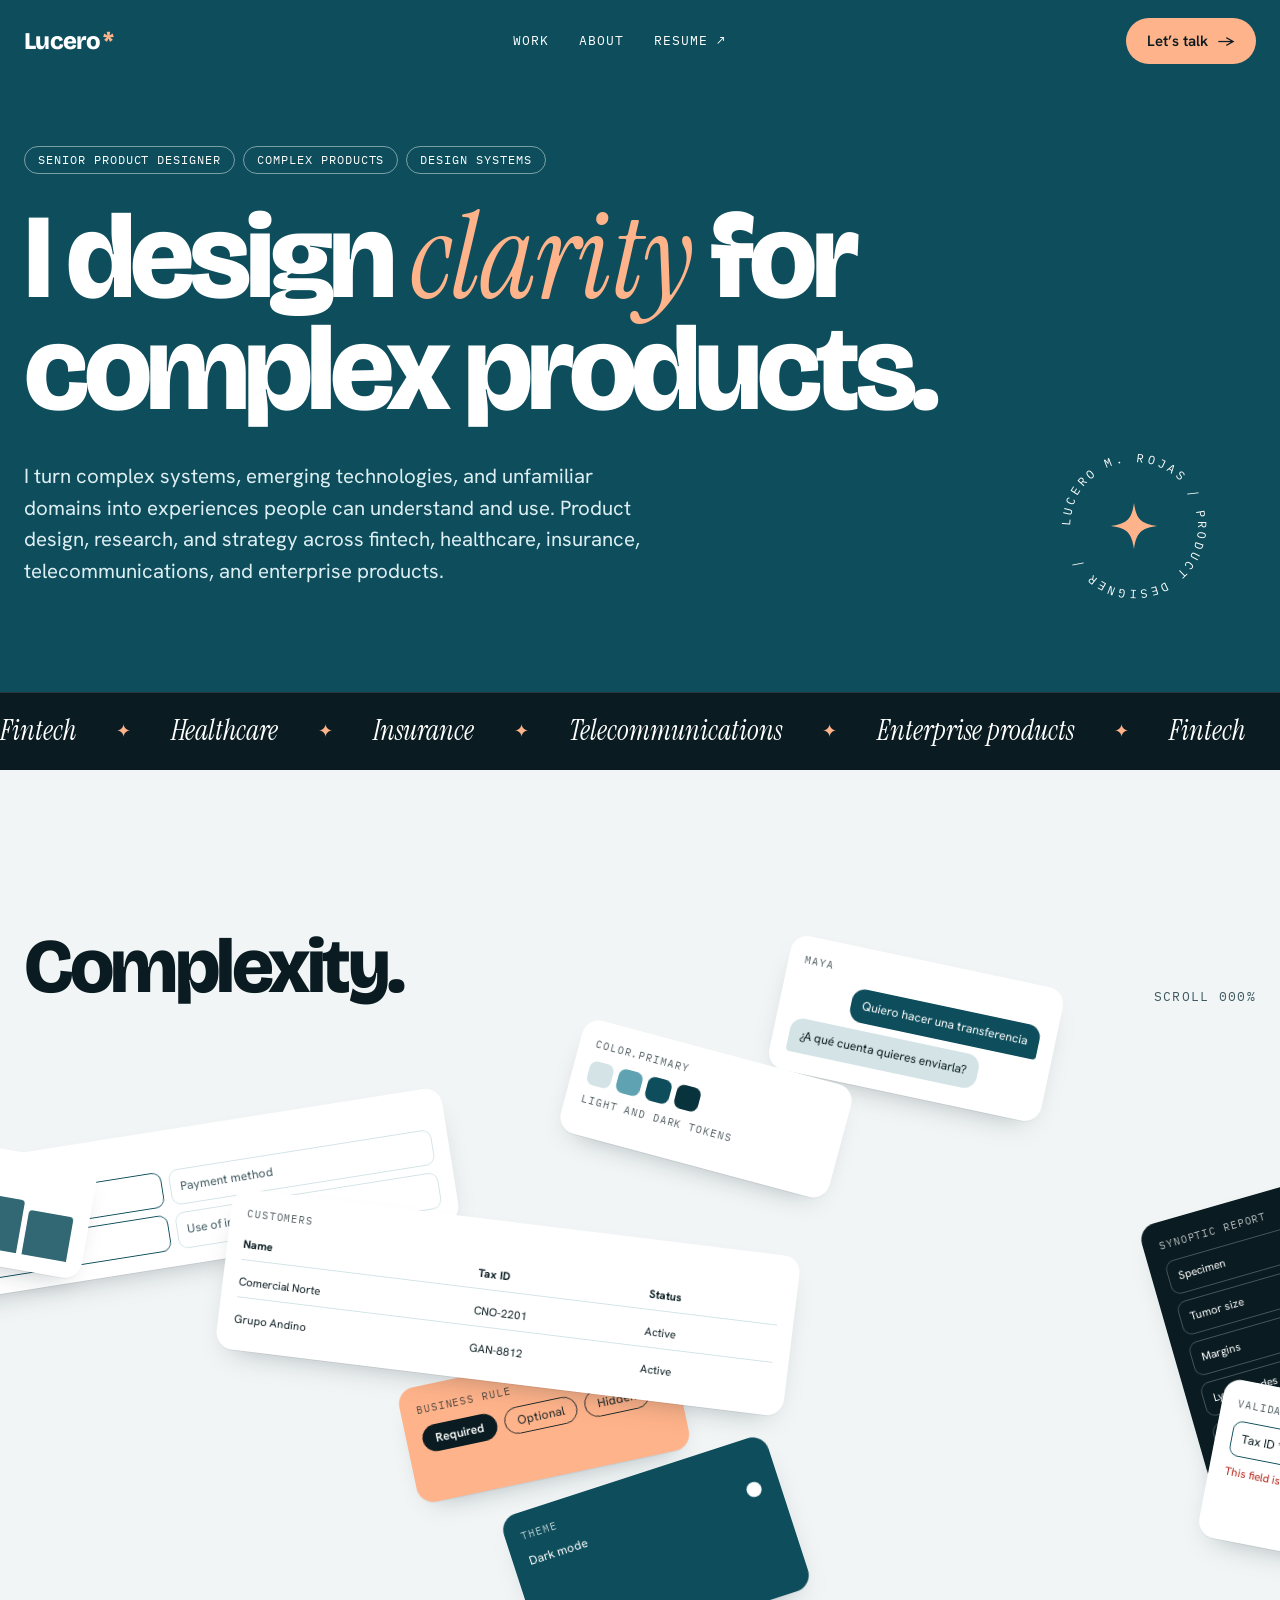
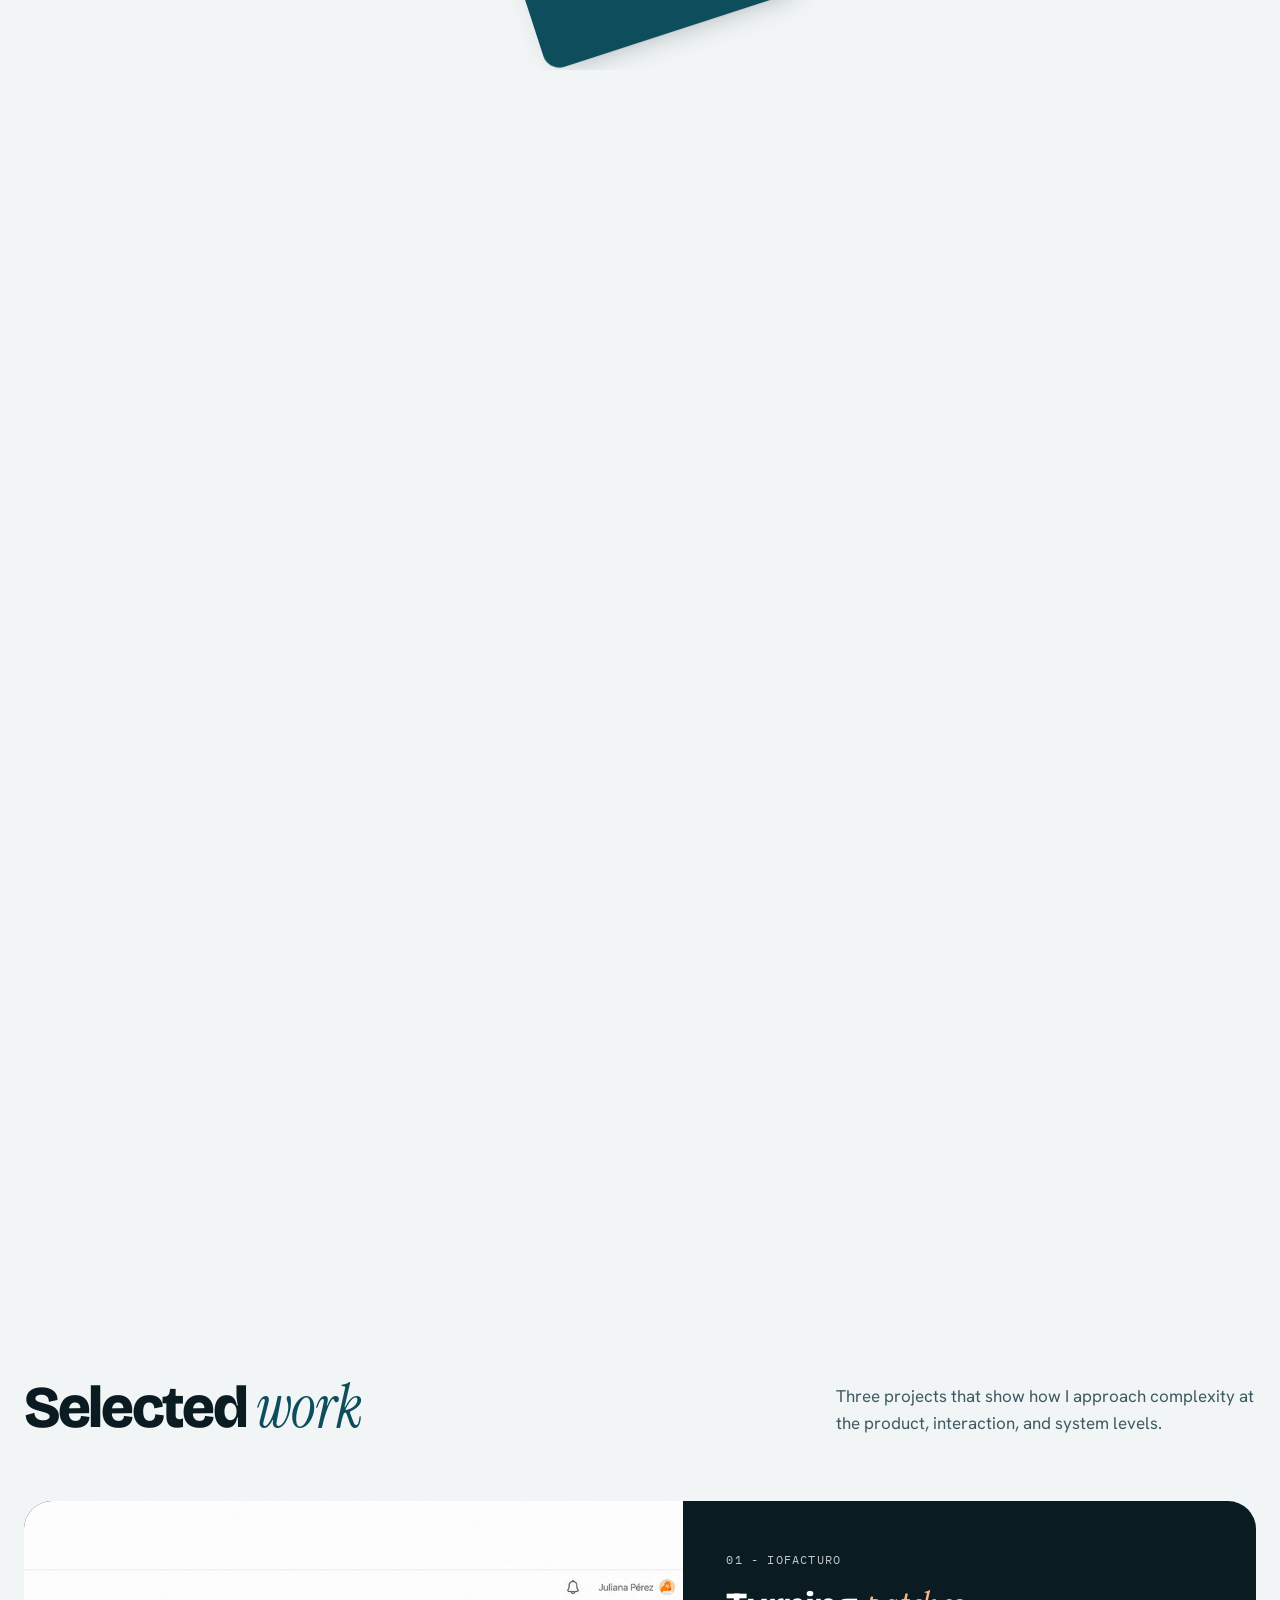
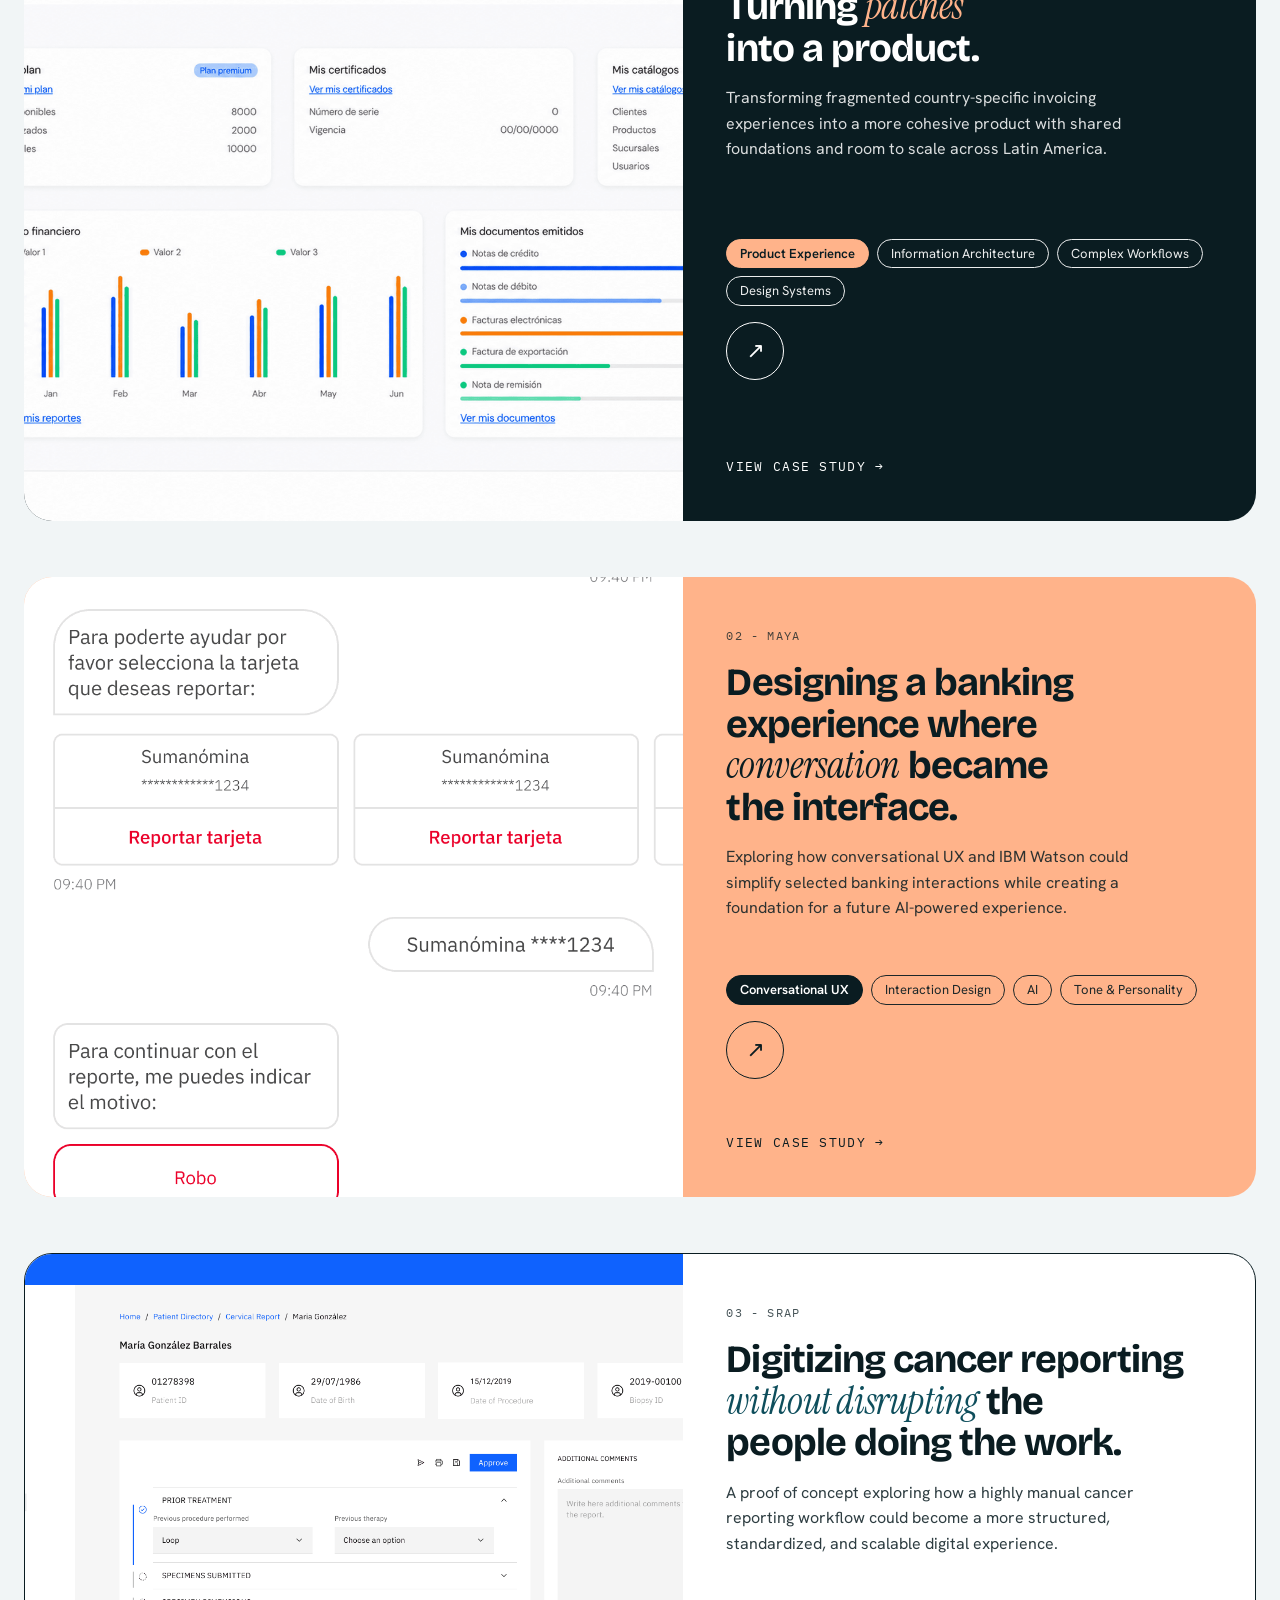
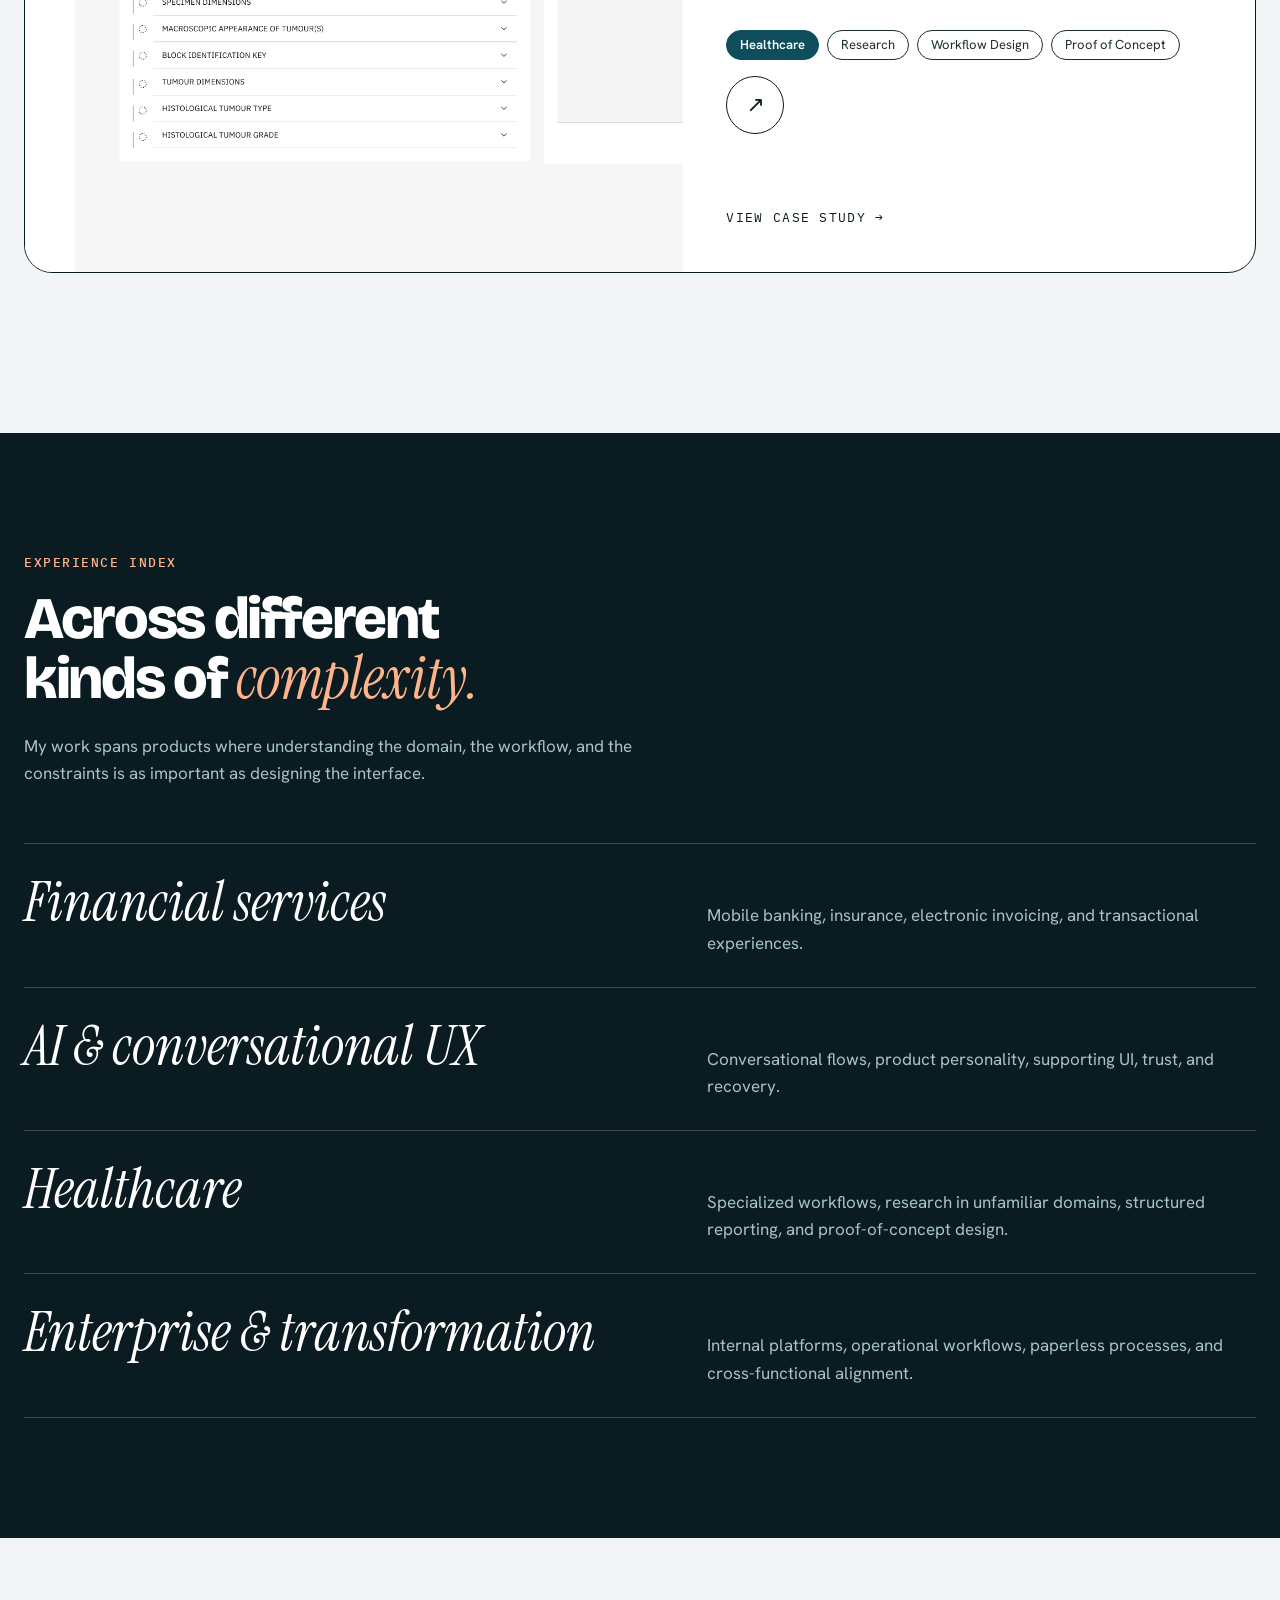
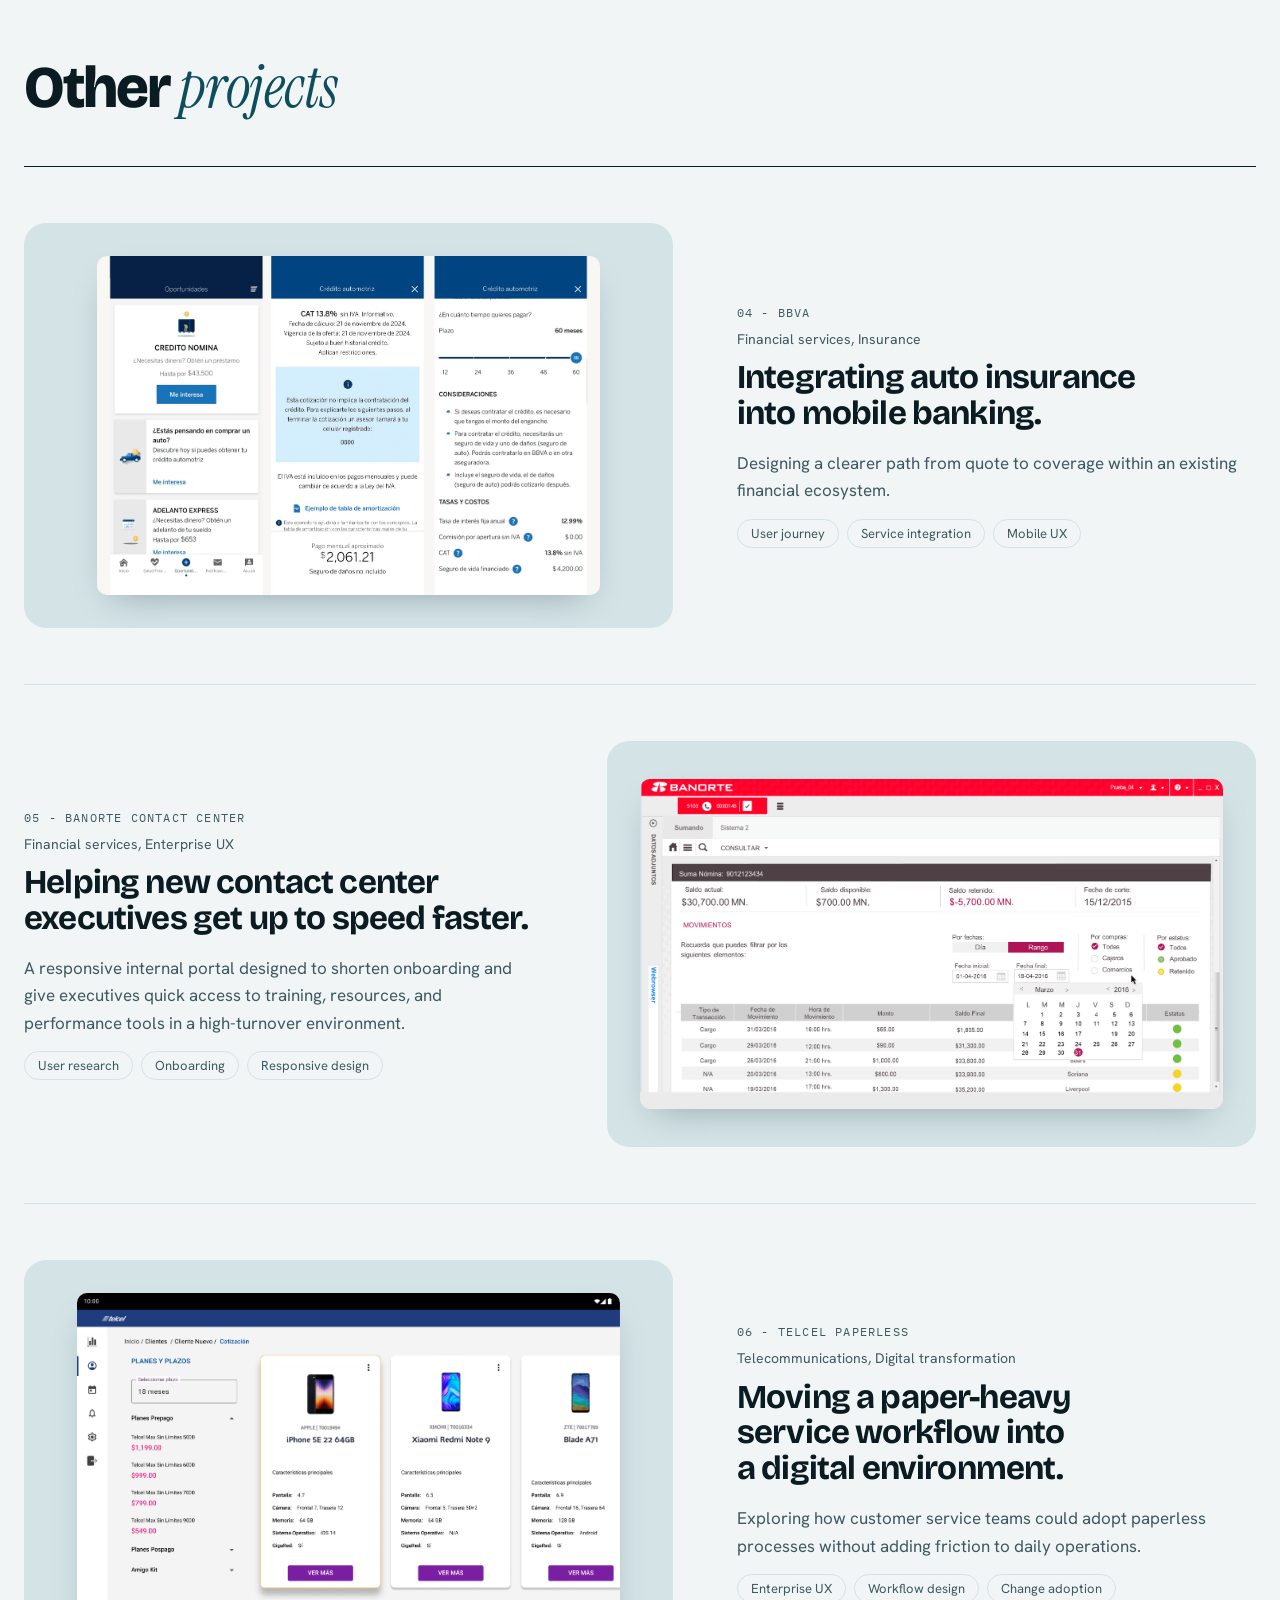
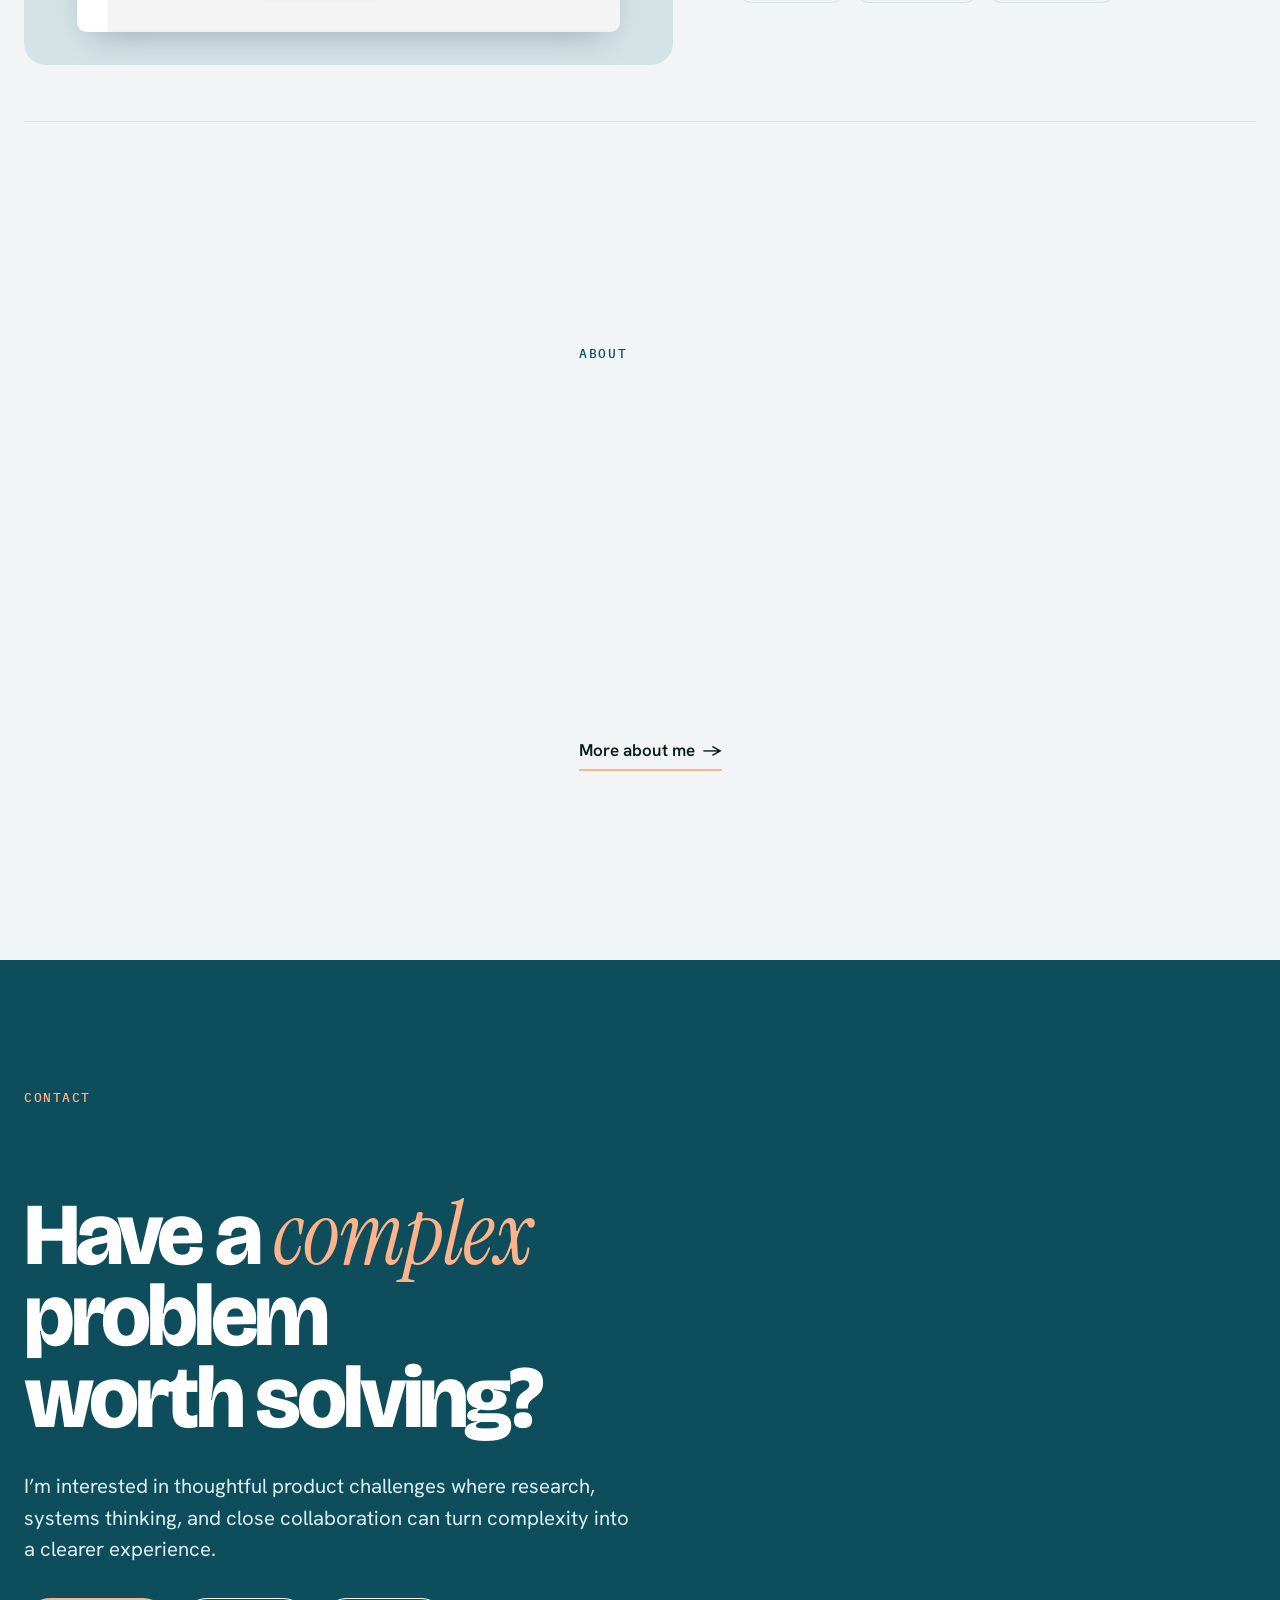
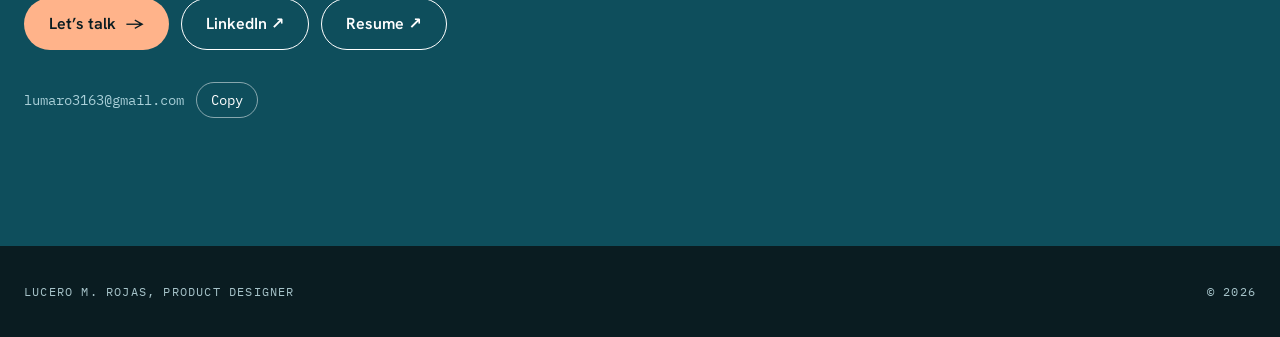
<file: index.html>
<!doctype html>
<html lang="en">
<head>
<meta charset="utf-8">
<meta name="viewport" content="width=device-width, initial-scale=1, viewport-fit=cover">
<title>Lucero M. Rojas - Product Designer</title>
<meta name="description" content="Lucero M. Rojas designs clarity for complex products, systems, and emerging technologies.">
<meta property="og:title" content="Lucero M. Rojas - Product Designer">
<meta property="og:description" content="Lucero M. Rojas designs clarity for complex products, systems, and emerging technologies.">
<meta property="og:image" content="https://luceromrojas.com/assets/img/og-home.jpg">
<meta property="og:image:width" content="1200">
<meta property="og:image:height" content="630">
<meta property="og:url" content="https://luceromrojas.com/">
<meta property="og:type" content="website">
<meta name="twitter:image" content="https://luceromrojas.com/assets/img/og-home.jpg">
<link rel="icon" href="favicon.svg" type="image/svg+xml">
<link rel="icon" href="favicon-32.png" sizes="32x32" type="image/png">
<link rel="apple-touch-icon" href="apple-touch-icon.png">
<link rel="canonical" href="https://luceromrojas.com/">
<meta name="theme-color" content="#0E4E5C">
<meta name="twitter:card" content="summary_large_image">
<link rel="preconnect" href="https://fonts.googleapis.com">
<link rel="preconnect" href="https://fonts.gstatic.com" crossorigin>
<link rel="stylesheet" href="https://fonts.googleapis.com/css2?family=Bricolage+Grotesque:opsz,wght@12..96,500;12..96,700;12..96,800&family=Instrument+Serif:ital@0;1&family=Hanken+Grotesk:wght@400;500;600&family=IBM+Plex+Mono:wght@400;500&display=swap">
<link rel="stylesheet" href="assets/css/site.css">
</head>
<body>
<a class="skip" href="#main">Skip to content</a>

<nav class="nav nav--hero" aria-label="Main" data-offset="120">
  <div class="wrap nav__in">
    <a class="logo" href="index.html" aria-label="Lucero M. Rojas, home">Lucero<span aria-hidden="true">*</span></a>
    <div class="nav__links">
      <a href="#work">Work</a>
      <a href="#about">About</a>
      <a href="https://drive.google.com/file/d/1FefpyBtR9SdfBJnohA6IZ15ghc4XHnws/view?usp=sharing" target="_blank" rel="noopener">Resume ↗</a>
    </div>
    <a class="btn btn--accent btn--sm" href="#contact">Let’s talk <span class="arr" aria-hidden="true">→</span></a>
  </div>
</nav>

<main id="main">

<!-- ============ HERO ============ -->
<header class="hero on-field">
  <div class="wrap hero__in">
    <div class="tags-o tags-o--hero"><span>Senior Product Designer</span><span>Complex Products</span><span>Design Systems</span></div>
    <h1 class="display h1" data-split>I design <em>clarity</em> for complex products.</h1>
    <p class="lead" data-reveal>I turn complex systems, emerging technologies, and unfamiliar domains into experiences people can understand and use. Product design, research, and strategy across fintech, healthcare, insurance, telecommunications, and enterprise products.</p>

    <div class="badge" aria-hidden="true">
      <svg class="ring" viewBox="0 0 200 200"><defs><path id="circ" d="M100,100 m-78,0 a78,78 0 1,1 156,0 a78,78 0 1,1 -156,0"></path></defs><text><textPath href="#circ">Lucero M. Rojas / Product Designer / </textPath></text></svg>
      <svg class="star" viewBox="0 0 40 40" width="46" height="46"><path d="M20 0 C22 14 26 18 40 20 C26 22 22 26 20 40 C18 26 14 22 0 20 C14 18 18 14 20 0Z"></path></svg>
    </div>
  </div>
  <div class="ticker" aria-label="Industries: fintech, healthcare, insurance, telecommunications, enterprise products">
    <div class="ticker__track" aria-hidden="true">
      <span>Fintech</span><span>Healthcare</span><span>Insurance</span><span>Telecommunications</span><span>Enterprise products</span>
      <span>Fintech</span><span>Healthcare</span><span>Insurance</span><span>Telecommunications</span><span>Enterprise products</span>
    </div>
  </div>
</header>

<!-- ============ SCENE: complexity → clarity ============ -->
<section class="scene" aria-label="Animation: scattered interface fragments organize into a clear system as you scroll">
  <div class="scene__pin">
    <div class="wrap">
      <div class="scene__head">
        <p class="scene__word" aria-hidden="true"><span class="w-a">Complexity.</span><span class="w-b">Clarity.</span></p>
        <p class="scene__meter" aria-hidden="true">Scroll <span data-meter>000%</span></p>
      </div>
    </div>
    <div class="wrap">
      <div class="board" aria-hidden="true">
        <div class="frag frag--wide" style="--x:-160;--y:90;--r:-9">
          <span class="lbl">New invoice</span>
          <div class="grid2" style="gap:8px">
            <div class="field req">Tax ID *</div>
            <div class="field">Payment method</div>
            <div class="field req">Currency *</div>
            <div class="field">Use of invoice</div>
          </div>
        </div>
        <div class="frag" style="--x:120;--y:-80;--r:12">
          <span class="lbl">Maya</span>
          <span class="bubble me">Quiero hacer una transferencia</span>
          <span class="bubble">¿A qué cuenta quieres enviarla?</span>
        </div>
        <div class="frag frag--ink frag--tall frag--hide-sm" style="--x:200;--y:140;--r:-16">
          <span class="lbl">Synoptic report</span>
          <div class="acc">Specimen <span class="chk">✓</span></div>
          <div class="acc">Tumor size <span class="chk">✓</span></div>
          <div class="acc">Margins <span class="mono" style="font-size:10px;opacity:.7">2/5</span></div>
          <div class="acc">Lymph nodes <span class="mono" style="font-size:10px;opacity:.7">0/3</span></div>
          <div class="acc">Approval <span class="mono" style="font-size:10px;opacity:.7">Pending</span></div>
        </div>
        <div class="frag" style="--x:-220;--y:-60;--r:10">
          <span class="lbl">Issued documents</span>
          <div class="bars"><i style="height:40%"></i><i style="height:65%"></i><i style="height:52%"></i><i style="height:88%"></i><i style="height:74%"></i></div>
        </div>
        <div class="frag frag--gold" style="--x:60;--y:160;--r:-12">
          <span class="lbl">Business rule</span>
          <div class="pills"><span class="pill pill--ink">Required</span><span class="pill">Optional</span><span class="pill">Hidden</span></div>
        </div>
        <div class="frag frag--hide-sm" style="--x:-90;--y:-150;--r:15">
          <span class="lbl">color.primary</span>
          <div class="sw"><i style="background:#D3E3E6"></i><i style="background:#5FA3B3"></i><i style="background:#0E4E5C"></i><i style="background:#08323C"></i></div>
          <span class="lbl">Light and dark tokens</span>
        </div>
        <div class="frag frag--wide" style="--x:180;--y:-120;--r:7">
          <span class="lbl">Customers</span>
          <div class="row"><b>Name</b><b>Tax ID</b><b>Status</b></div>
          <div class="row"><span>Comercial Norte</span><span>CNO-2201</span><span>Active</span></div>
          <div class="row"><span>Grupo Andino</span><span>GAN-8812</span><span>Active</span></div>
        </div>
        <div class="frag frag--field" style="--x:-140;--y:130;--r:-18">
          <span class="lbl">Theme</span>
          <div style="display:flex;justify-content:space-between;align-items:center">Dark mode <span class="tgl"></span></div>
        </div>
        <div class="frag frag--hide-sm" style="--x:240;--y:60;--r:11">
          <span class="lbl">Validation</span>
          <div class="field req">Tax ID *</div>
          <span style="color:#B42318;font-size:12px">This field is required.</span>
        </div>
      </div>
    </div>
  </div>
</section>

<!-- ============ SELECTED WORK ============ -->
<section id="work" class="wrap" style="padding-top:48px;padding-bottom:40px">
  <div class="work-head">
    <h2 class="h2" data-reveal>Selected <em>work</em></h2>
    <p class="muted" style="max-width:42ch;--d:1" data-reveal>Three projects that show how I approach complexity at the product, interaction, and system levels.</p>
  </div>

  <div class="stack">
    <a class="stack__card" href="work/iofacturo.html" style="--i:0">
      <div class="stack__media">
        <figure class="ph ph--field" data-label="ioFacturo dashboard"><img src="assets/img/home/iofacturo.png" alt="Redesigned ioFacturo product dashboard." loading="lazy" onerror="this.remove()"></figure>
      </div>
      <div class="stack__body">
        <div>
          <span class="mono">01 - ioFacturo</span>
          <h3 class="h3">Turning <em>patches</em> into a product.</h3>
          <p>Transforming fragmented country-specific invoicing experiences into a more cohesive product with shared foundations and room to scale across Latin America.</p>
        </div>
        <div class="stack__foot">
          <div class="pills"><span class="pill pill--fill">Product Experience</span><span class="pill">Information Architecture</span><span class="pill">Complex Workflows</span><span class="pill">Design Systems</span></div>
          <span class="circle" aria-hidden="true">↗</span>
        </div>
        <span class="cta-link">View case study →</span>
      </div>
    </a>

    <a class="stack__card" href="work/maya.html" style="--i:1">
      <div class="stack__media">
        <figure class="ph ph--gold" data-label="Maya - mobile conversation"><img src="assets/img/home/maya.png" alt="Maya conversational assistant screen on mobile." loading="lazy" onerror="this.remove()"></figure>
      </div>
      <div class="stack__body">
        <div>
          <span class="mono">02 - Maya</span>
          <h3 class="h3">Designing a banking experience where <em>conversation</em> became the interface.</h3>
          <p>Exploring how conversational UX and IBM Watson could simplify selected banking interactions while creating a foundation for a future AI-powered experience.</p>
        </div>
        <div class="stack__foot">
          <div class="pills"><span class="pill pill--ink">Conversational UX</span><span class="pill">Interaction Design</span><span class="pill">AI</span><span class="pill">Tone &amp; Personality</span></div>
          <span class="circle" aria-hidden="true">↗</span>
        </div>
        <span class="cta-link">View case study →</span>
      </div>
    </a>

    <a class="stack__card" href="work/srap.html" style="--i:2">
      <div class="stack__media">
        <figure class="ph" data-label="SRAP - synoptic report"><img src="assets/img/home/srap.png" alt="SRAP synoptic cancer report screen." loading="lazy" onerror="this.remove()"></figure>
      </div>
      <div class="stack__body">
        <div>
          <span class="mono">03 - SRAP</span>
          <h3 class="h3">Digitizing cancer reporting <em>without disrupting</em> the people doing the work.</h3>
          <p>A proof of concept exploring how a highly manual cancer reporting workflow could become a more structured, standardized, and scalable digital experience.</p>
        </div>
        <div class="stack__foot">
          <div class="pills"><span class="pill pill--field">Healthcare</span><span class="pill">Research</span><span class="pill">Workflow Design</span><span class="pill">Proof of Concept</span></div>
          <span class="circle" aria-hidden="true">↗</span>
        </div>
        <span class="cta-link">View case study →</span>
      </div>
    </a>
  </div>
</section>

<!-- ============ EXPERIENCE INDEX ============ -->
<section class="on-ink" style="margin-top:80px">
  <div class="wrap" style="padding-top:120px;padding-bottom:120px">
    <p class="eyebrow eyebrow--accent">Experience index</p>
    <h2 class="h2" style="margin-top:16px;max-width:16ch" data-reveal>Across different kinds of <em>complexity.</em></h2>
    <p class="body" style="margin-top:24px" data-reveal>My work spans products where understanding the domain, the workflow, and the constraints is as important as designing the interface.</p>
    <div class="index">
      <div class="index__row" data-peek="ioFacturo, BBVA, Banorte Contact Center" data-reveal>
        <span class="index__name">Financial services</span>
        <span class="index__desc">Mobile banking, insurance, electronic invoicing, and transactional experiences.</span>
      </div>
      <div class="index__row" data-peek="Maya" data-reveal>
        <span class="index__name">AI &amp; conversational UX</span>
        <span class="index__desc">Conversational flows, product personality, supporting UI, trust, and recovery.</span>
      </div>
      <div class="index__row" data-peek="SRAP" data-reveal>
        <span class="index__name">Healthcare</span>
        <span class="index__desc">Specialized workflows, research in unfamiliar domains, structured reporting, and proof-of-concept design.</span>
      </div>
      <div class="index__row" data-peek="Telcel Paperless" data-reveal>
        <span class="index__name">Enterprise &amp; transformation</span>
        <span class="index__desc">Internal platforms, operational workflows, paperless processes, and cross-functional alignment.</span>
      </div>
    </div>
  </div>
</section>
<div class="peek" aria-hidden="true"><span class="mono">See it in</span><strong></strong></div>

<!-- ============ MORE SELECTED WORK ============ -->
<section class="wrap" style="padding-top:120px;padding-bottom:40px">
  <h2 class="h2" data-reveal>Other <em>projects</em></h2>
  <div class="more">
    <article class="more__row" data-reveal>
      <figure class="ph" data-label="BBVA"><img src="assets/img/home/bbva.png" alt="BBVA auto insurance flow inside the mobile banking app." loading="lazy" onerror="this.remove()"></figure>
      <div>
        <span class="mono">04 - BBVA</span><span class="more__sector">Financial services, Insurance</span>
        <h3 class="h3 more__title">Integrating auto insurance into mobile banking.</h3>
      </div>
      <div>
        <p class="muted">Designing a clearer path from quote to coverage within an existing financial ecosystem.</p>
        <div class="tags-o"><span>User journey</span><span>Service integration</span><span>Mobile UX</span></div>
      </div>
    </article>
    <article class="more__row" data-reveal>
      <figure class="ph" data-label="Banorte Contact Center"><img src="assets/img/home/contact-center.png" alt="Banorte Contact Center internal portal for new executives." loading="lazy" onerror="this.remove()"></figure>
      <div>
        <span class="mono">05 - Banorte Contact Center</span><span class="more__sector">Financial services, Enterprise UX</span>
        <h3 class="h3 more__title">Helping new contact center executives get up to speed faster.</h3>
      </div>
      <div>
        <p class="muted">A responsive internal portal designed to shorten onboarding and give executives quick access to training, resources, and performance tools in a high-turnover environment.</p>
        <div class="tags-o"><span>User research</span><span>Onboarding</span><span>Responsive design</span></div>
      </div>
    </article>
    <article class="more__row" data-reveal>
      <figure class="ph" data-label="Telcel Paperless"><img src="assets/img/home/telcel.png" alt="Telcel Paperless customer service workflow screens." loading="lazy" onerror="this.remove()"></figure>
      <div>
        <span class="mono">06 - Telcel Paperless</span><span class="more__sector">Telecommunications, Digital transformation</span>
        <h3 class="h3 more__title">Moving a paper-heavy service workflow into a digital environment.</h3>
      </div>
      <div>
        <p class="muted">Exploring how customer service teams could adopt paperless processes without adding friction to daily operations.</p>
        <div class="tags-o"><span>Enterprise UX</span><span>Workflow design</span><span>Change adoption</span></div>
      </div>
    </article>
  </div>
</section>

<!-- ============ ABOUT ============ -->
<section id="about" class="wrap" style="padding-top:120px;padding-bottom:128px">
  <div class="about">
    <div class="about__photo" data-reveal="scale">
      <figure class="ph" data-label="Your photo"><img src="assets/img/home/lucero.jpg" alt="Portrait of Lucero M. Rojas." loading="lazy" onerror="this.remove()"></figure>
      <svg class="star" viewBox="0 0 40 40" aria-hidden="true"><path d="M20 0 C22 14 26 18 40 20 C26 22 22 26 20 40 C18 26 14 22 0 20 C14 18 18 14 20 0Z"></path></svg>
    </div>
    <div class="about__txt">
      <p class="eyebrow">About</p>
      <h2 class="h2" style="font-size:clamp(34px,3.6vw,54px)" data-reveal>I’m a Product Designer with a background in <em>Computer Engineering.</em></h2>
      <p class="body" data-reveal>My work spans fintech, healthcare, insurance, telecommunications, and enterprise products. I’m most useful when the domain is unfamiliar, the workflow is complex, and the team needs a clearer way forward.</p>
      <p class="body" data-reveal>I work across product design, research, and strategy, collaborating with Product, Engineering, and business teams to translate requirements and insights into experiences that can evolve.</p>
      <a class="ulink" href="https://www.linkedin.com/in/lumachorro/" target="_blank" rel="noopener">More about me <span aria-hidden="true">→</span></a>
    </div>
  </div>
</section>

<!-- ============ CONTACT ============ -->
<section id="contact" class="on-field">
  <div class="wrap contact__in">
    <p class="eyebrow eyebrow--accent">Contact</p>
    <h2 class="display contact__title">Have a <em>complex</em> problem worth solving?</h2>
    <p class="lead">I’m interested in thoughtful product challenges where research, systems thinking, and close collaboration can turn complexity into a clearer experience.</p>
    <div class="contact__links">
      <a class="btn btn--accent" href="mailto:lumaro3163@gmail.com">Let’s talk <span class="arr" aria-hidden="true">→</span></a>
      <a class="btn btn--ghost" href="https://www.linkedin.com/in/lumachorro/" target="_blank" rel="noopener">LinkedIn ↗</a>
      <a class="btn btn--ghost" href="https://drive.google.com/file/d/1FefpyBtR9SdfBJnohA6IZ15ghc4XHnws/view?usp=sharing" target="_blank" rel="noopener">Resume ↗</a>
    </div>
    <p class="contact__mail"><span>lumaro3163@gmail.com</span><button class="copy" type="button" data-copy="lumaro3163@gmail.com">Copy</button></p>
  </div>
</section>

</main>

<footer class="footer">
  <div class="wrap footer__in">
    <span>Lucero M. Rojas, Product Designer</span>
    <span>© 2026</span>
  </div>
</footer>

<script src="assets/js/site.js"></script>
</body>
</html>
</file>
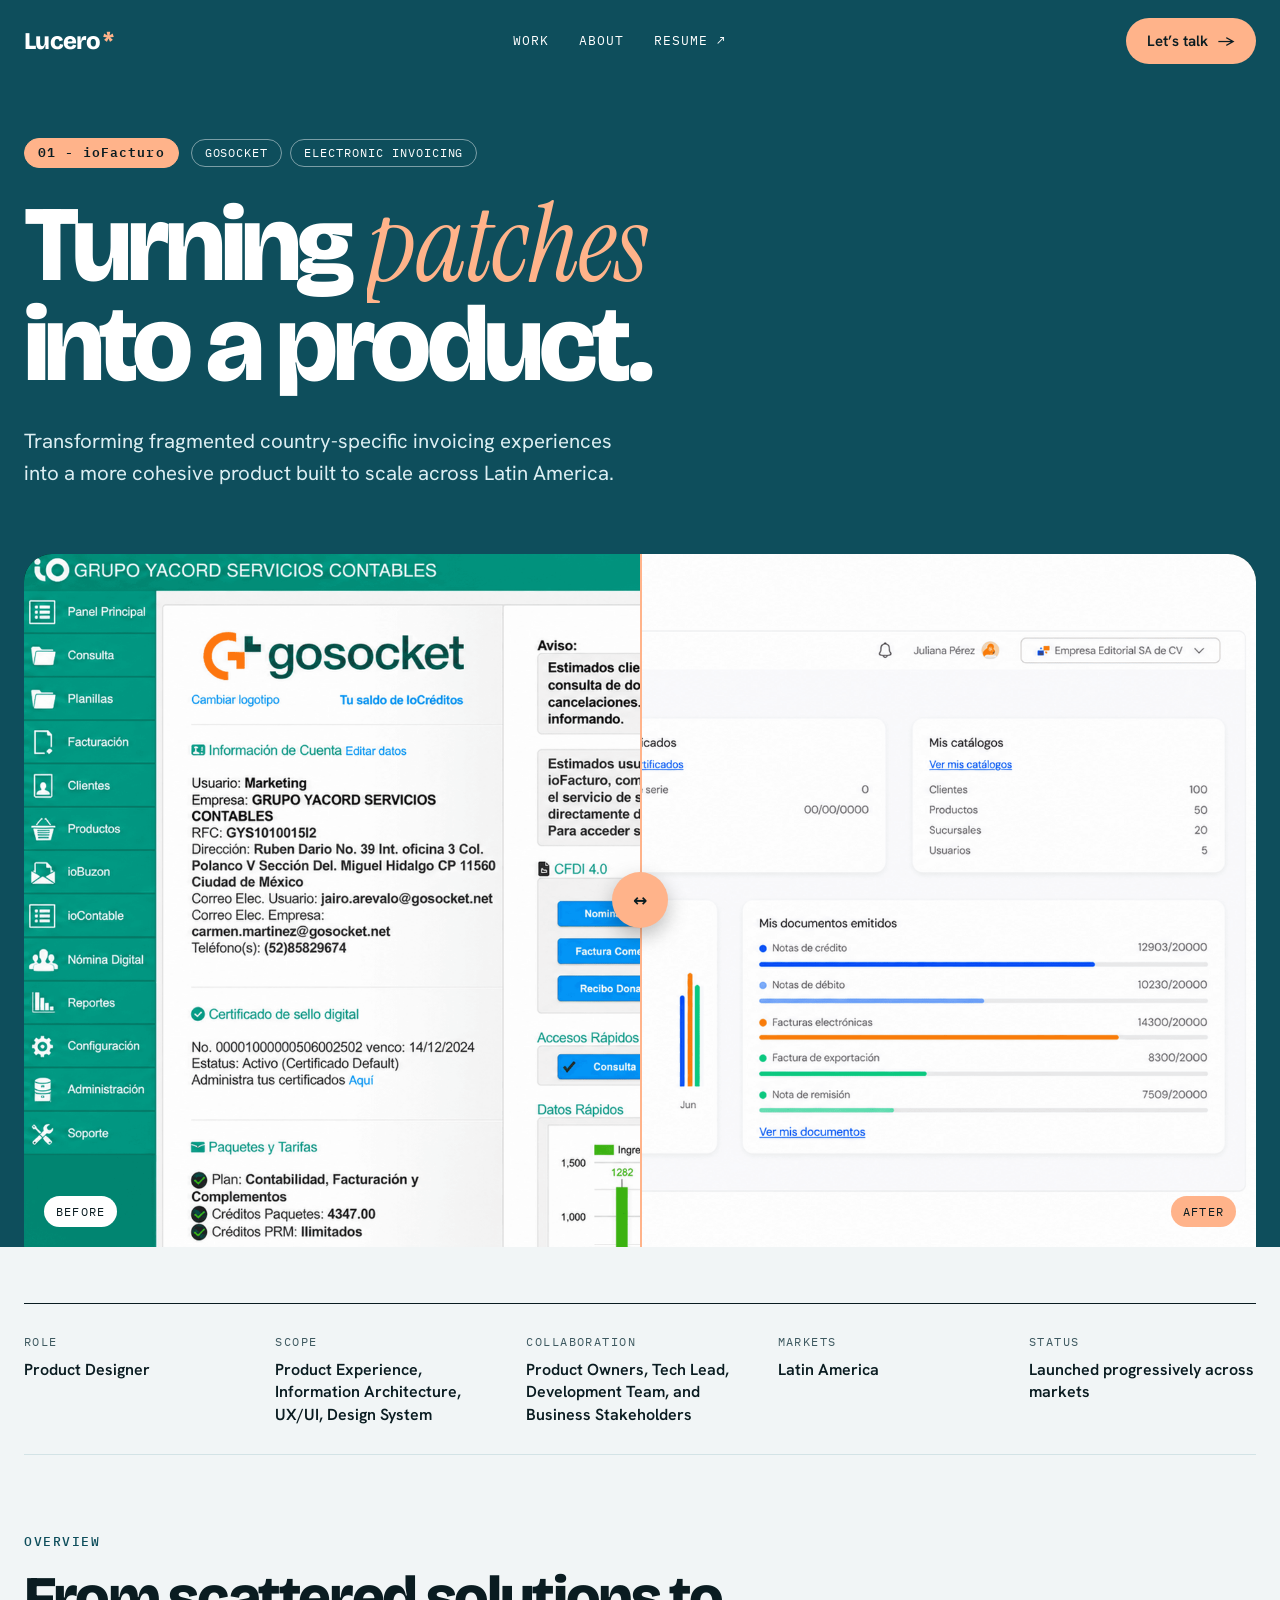
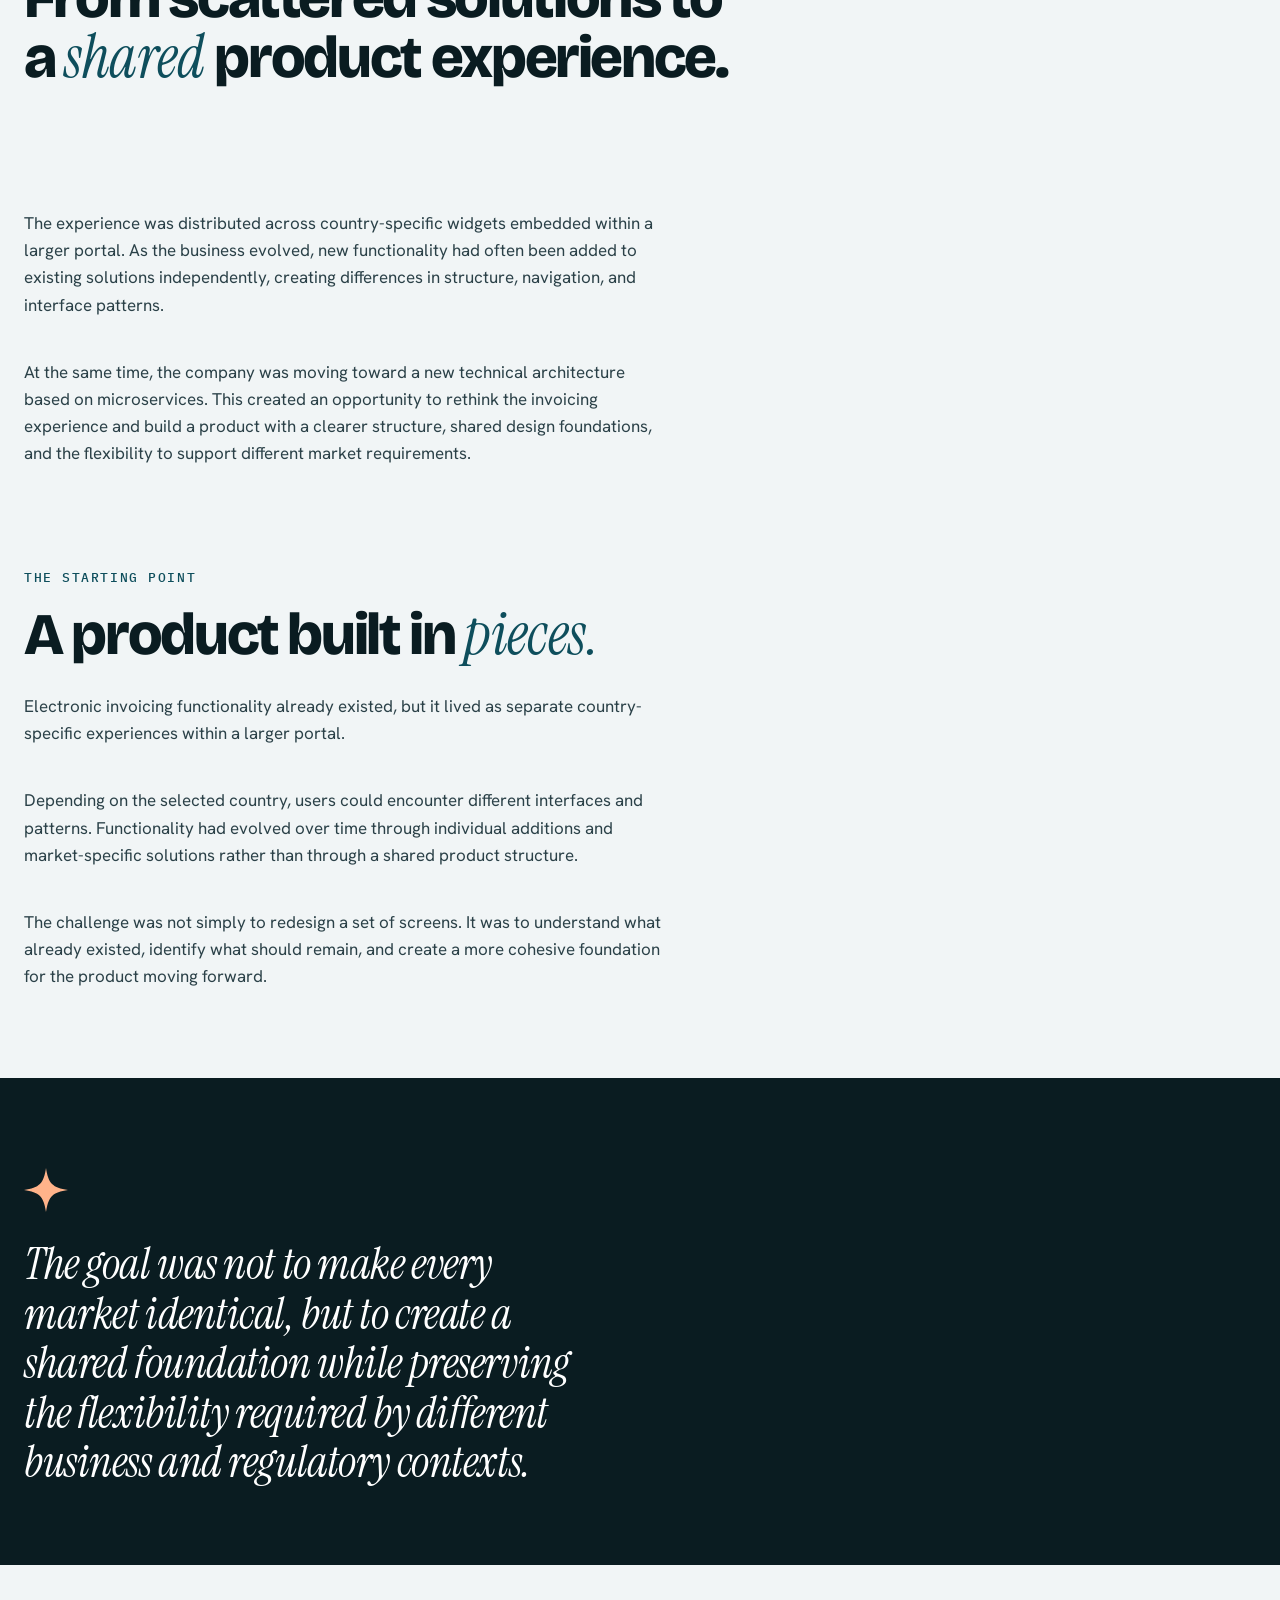
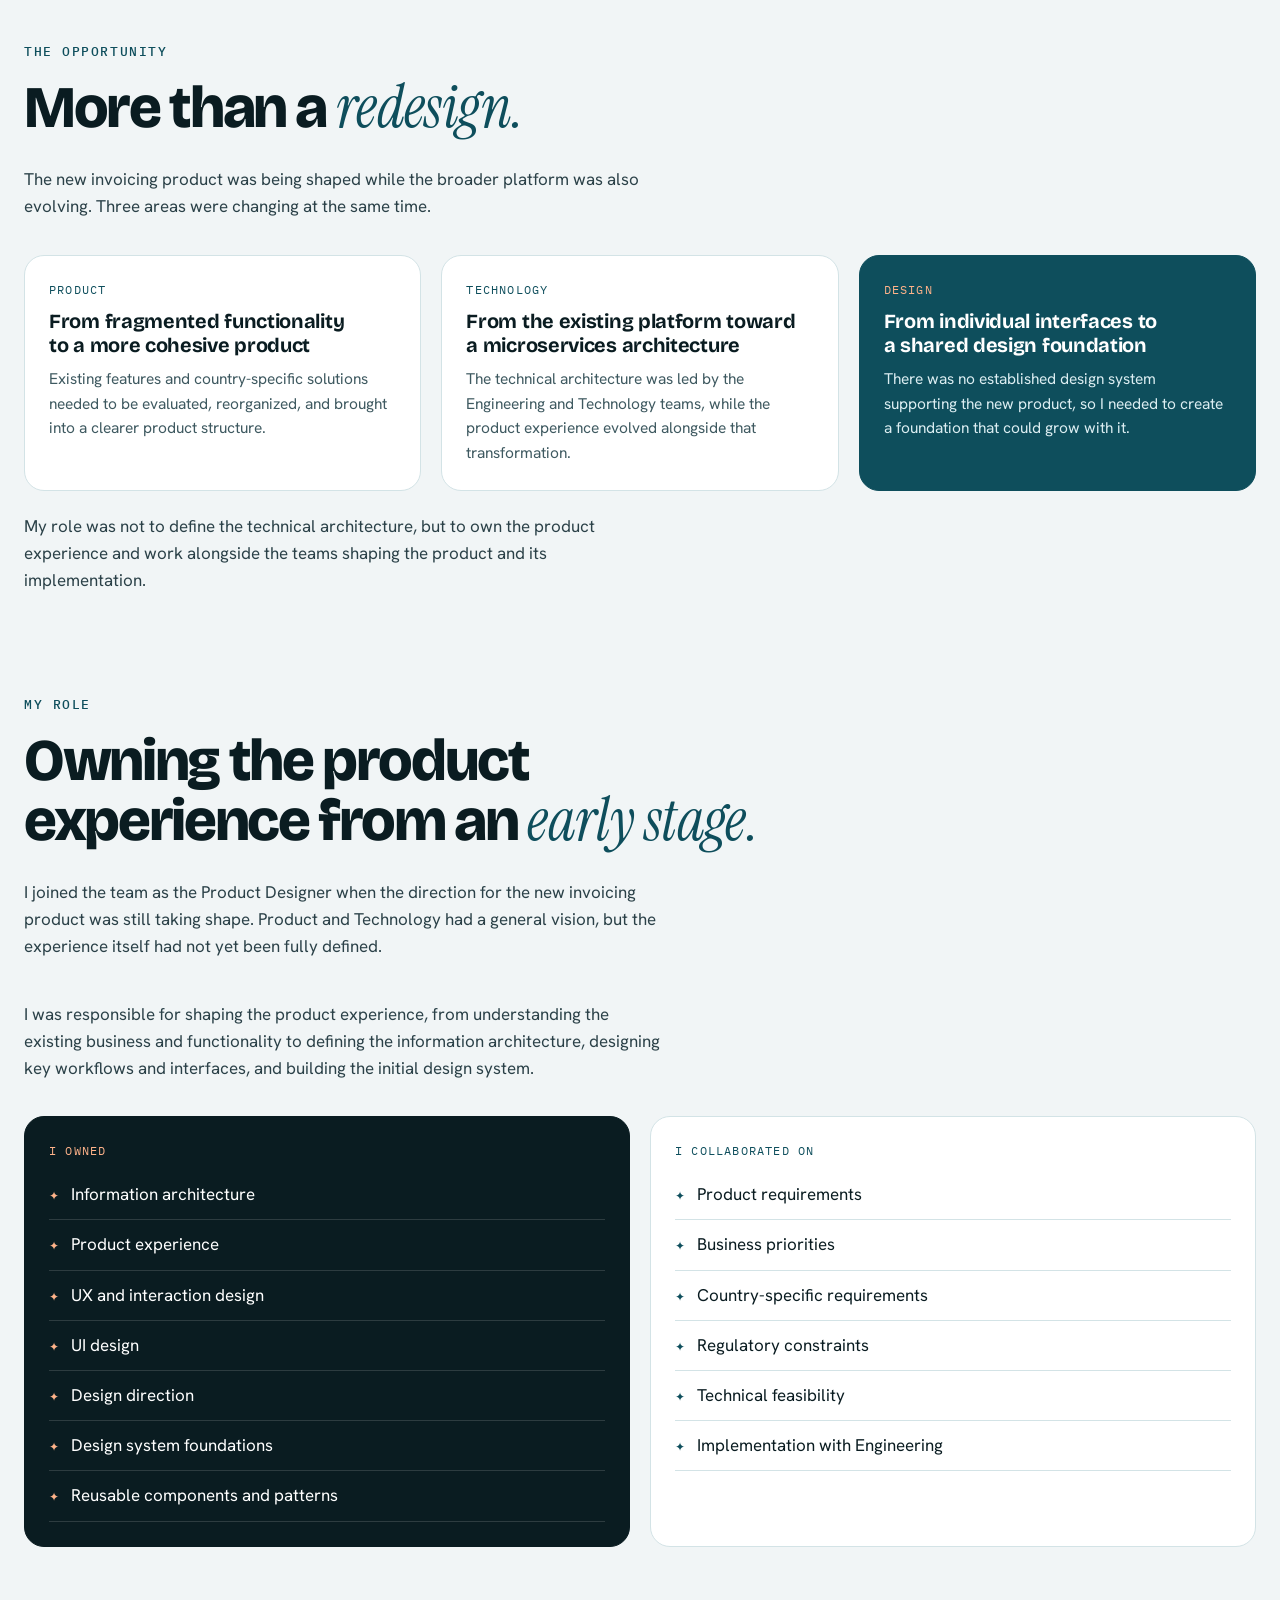
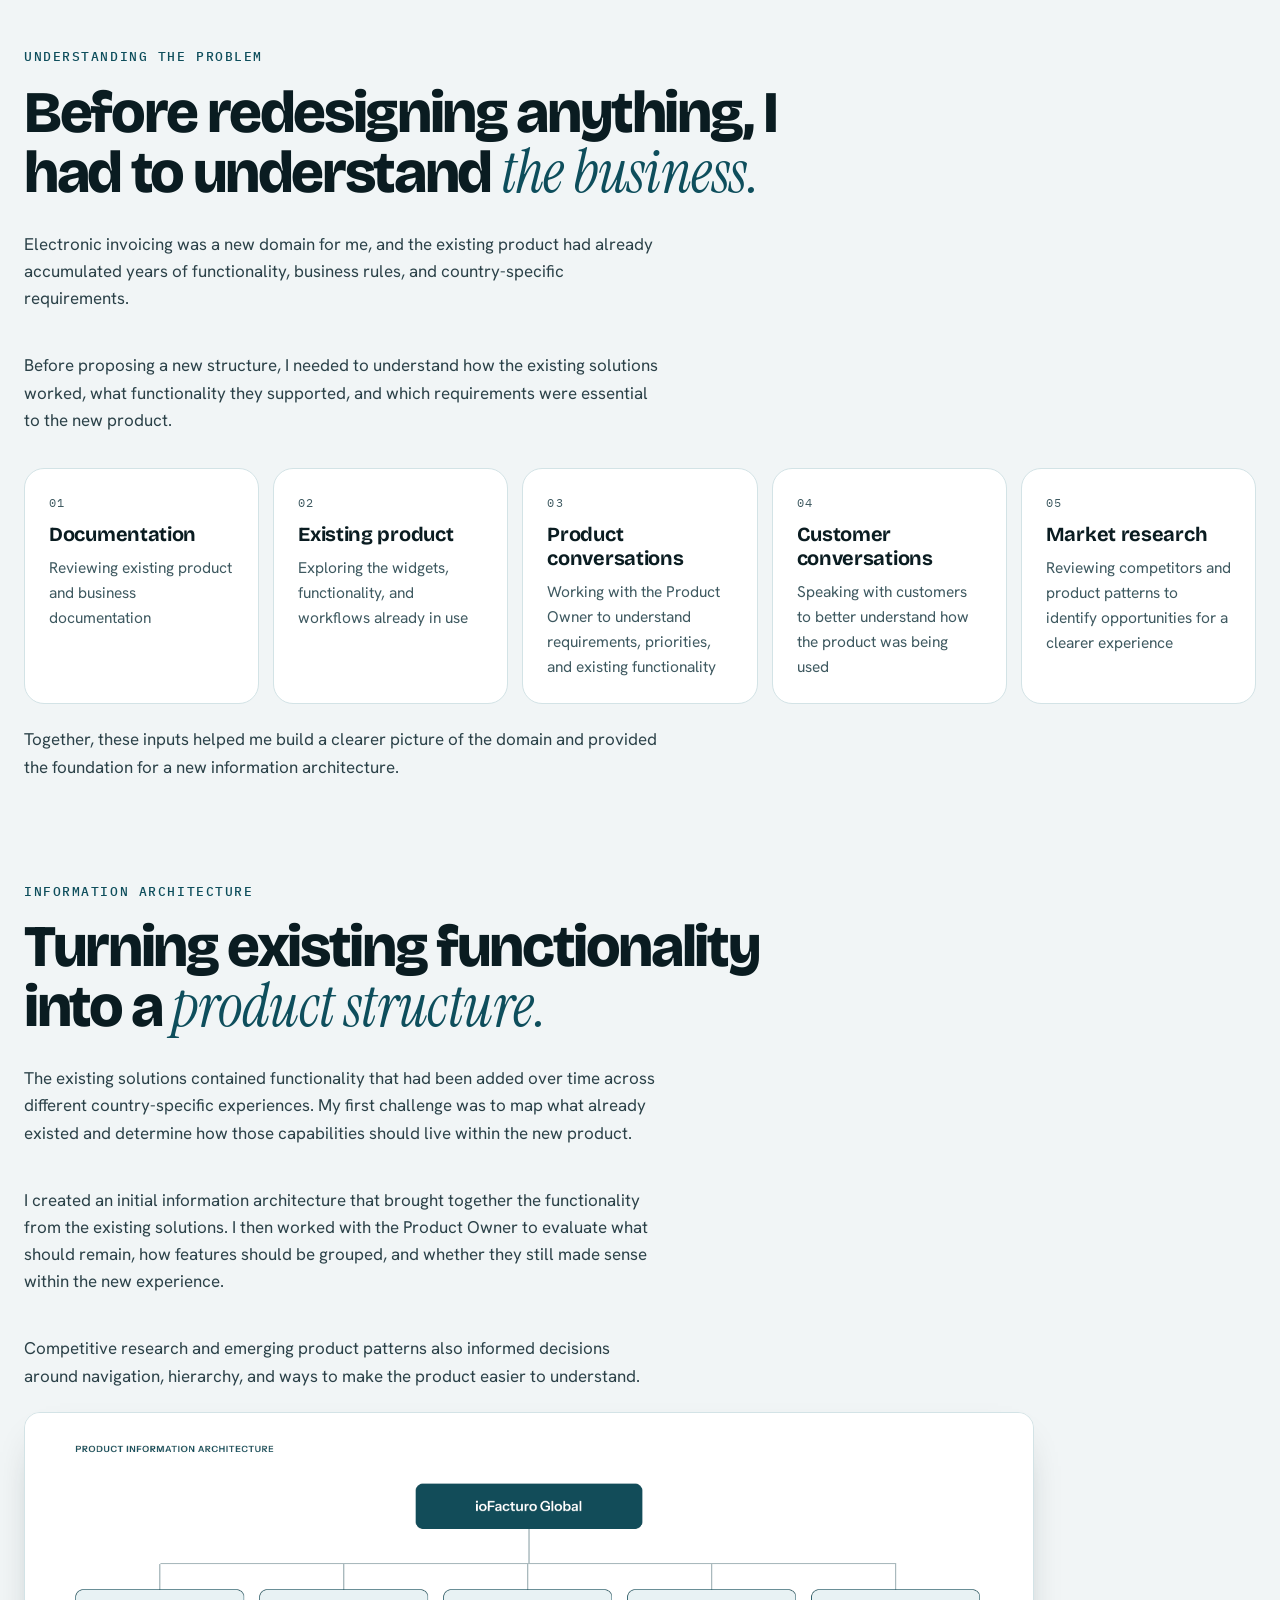
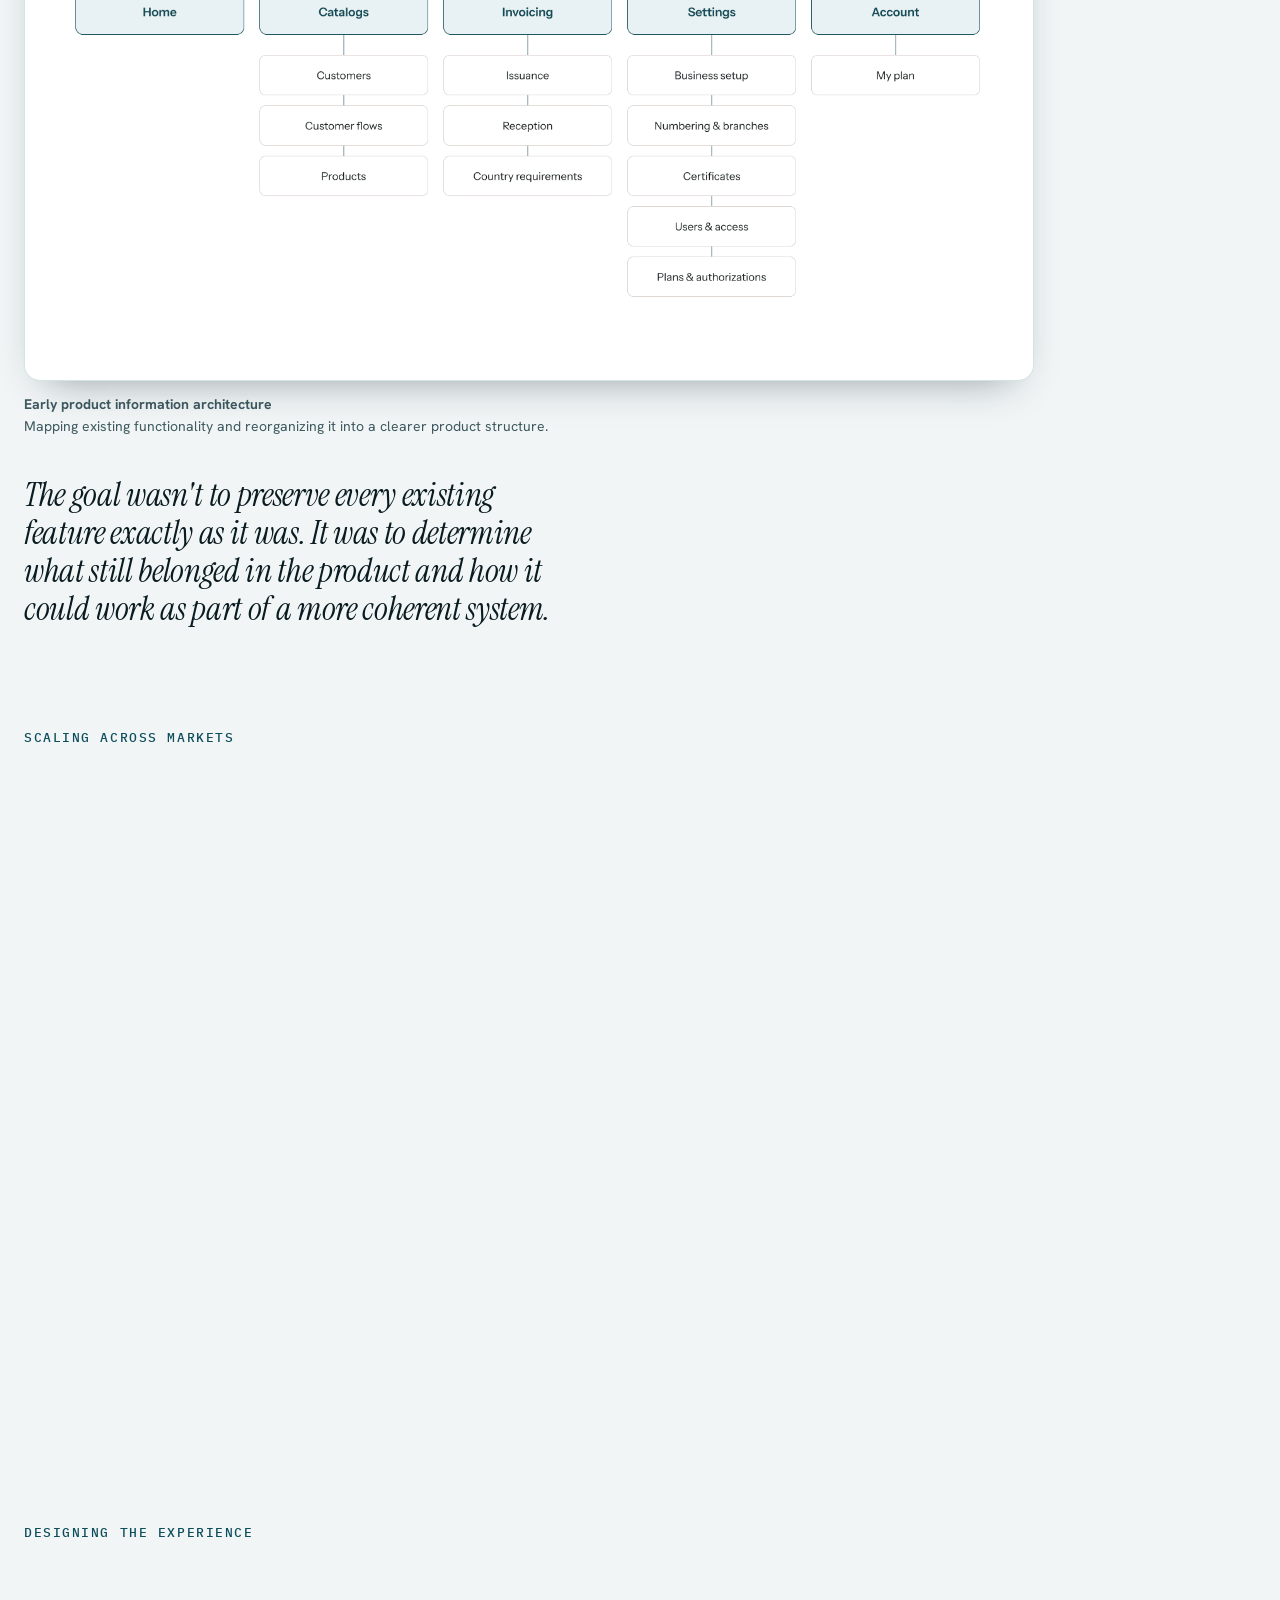
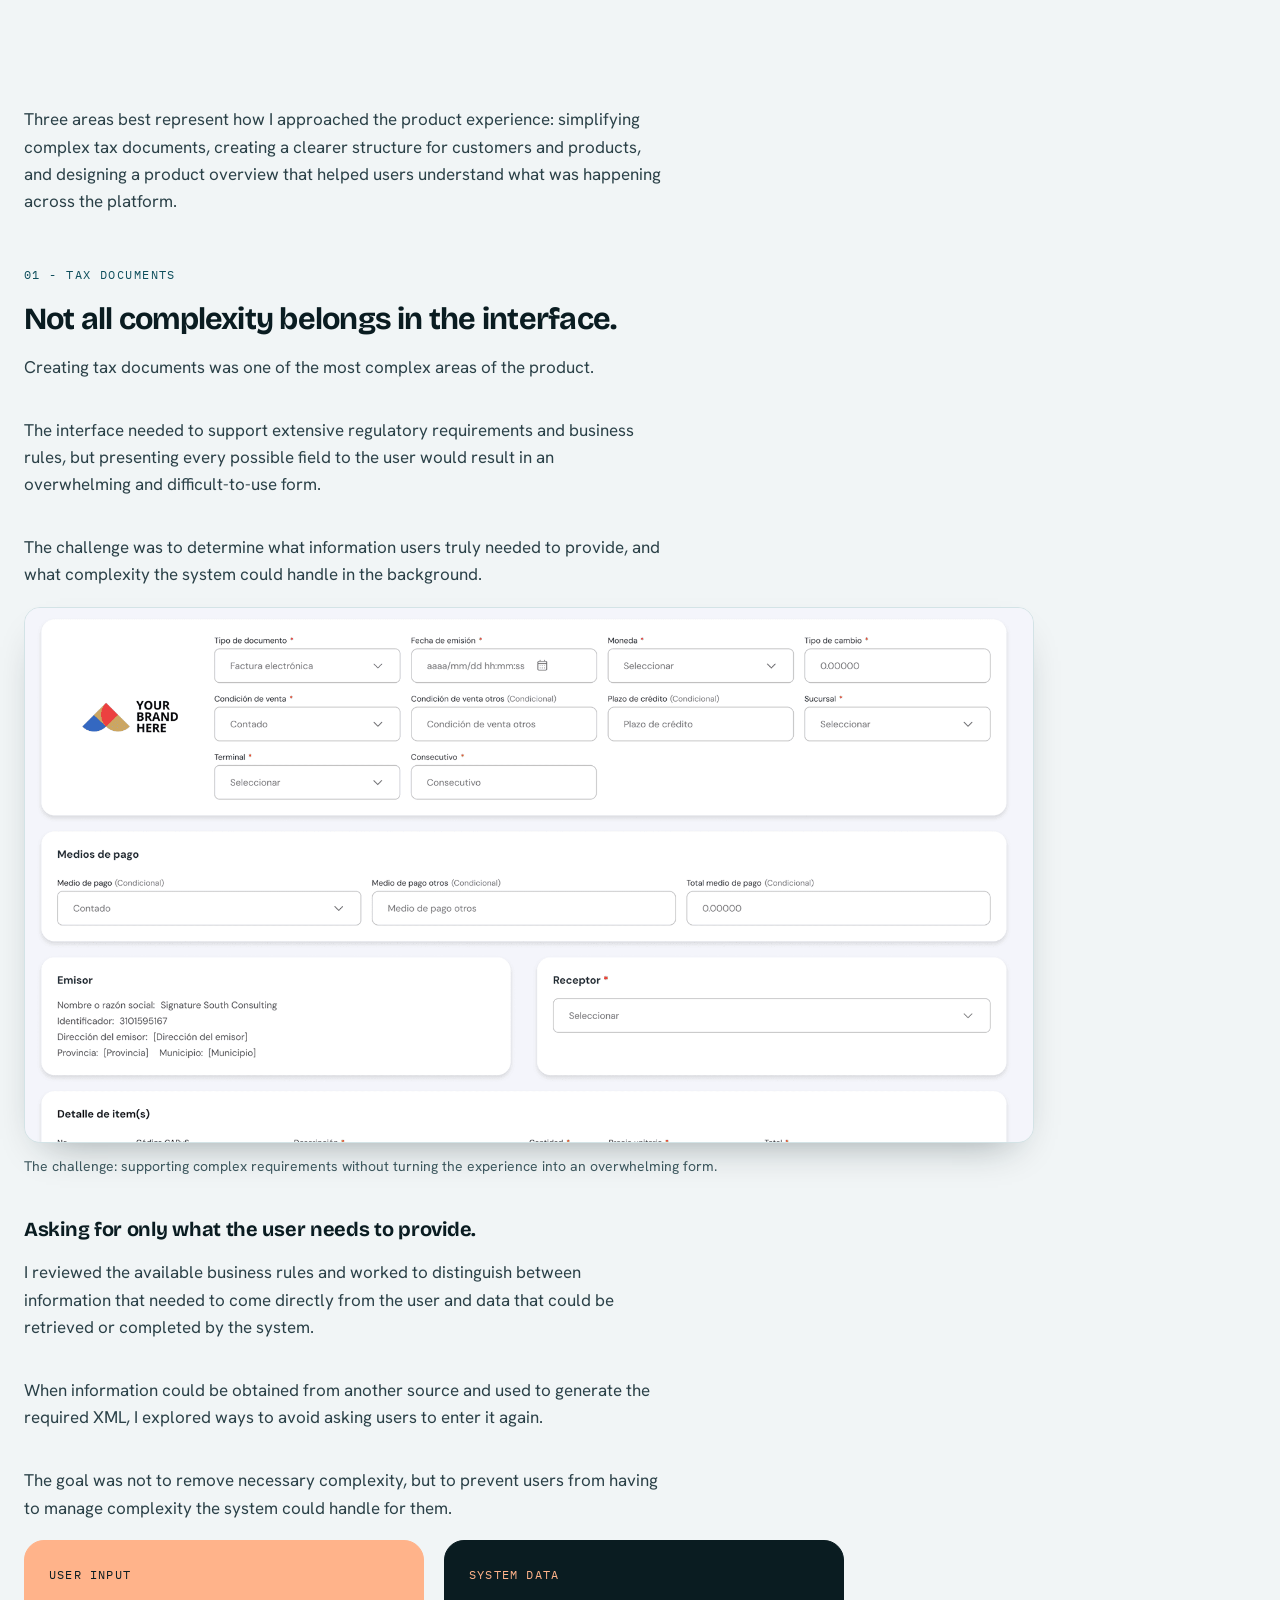
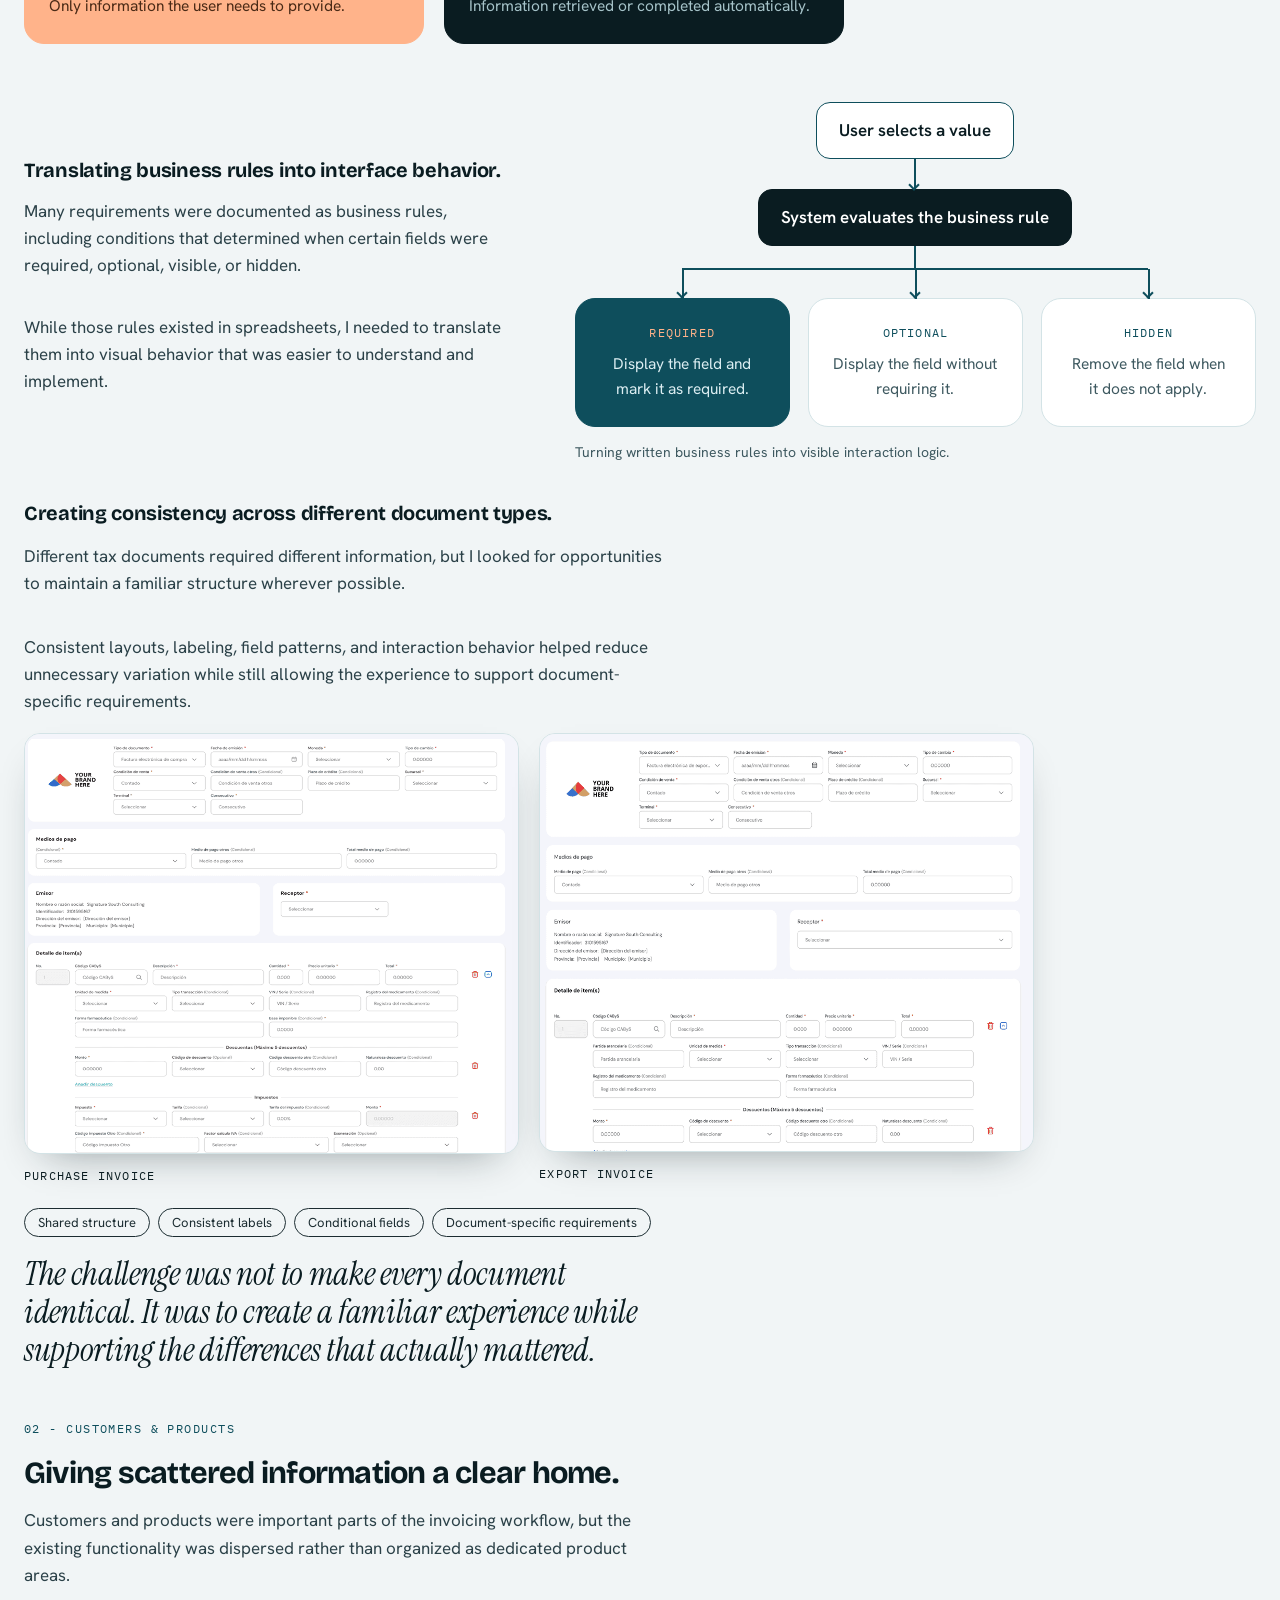
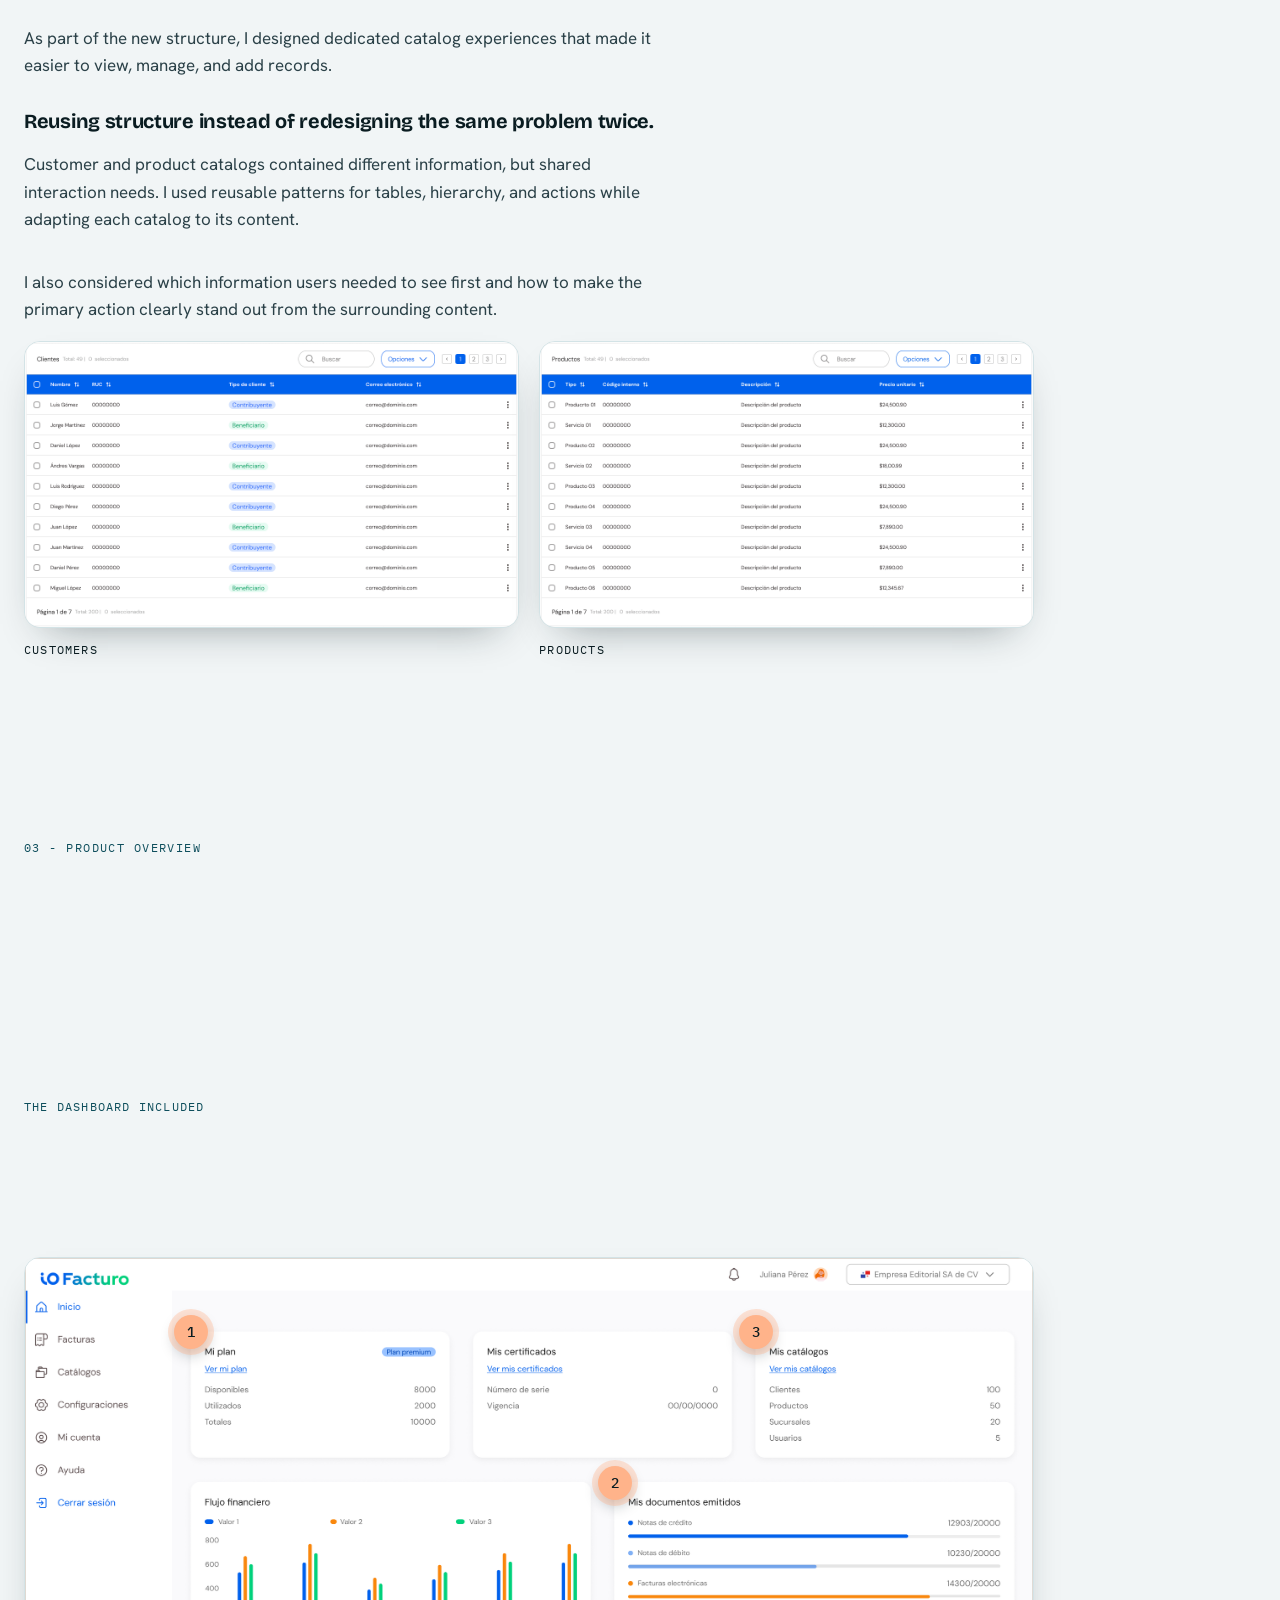
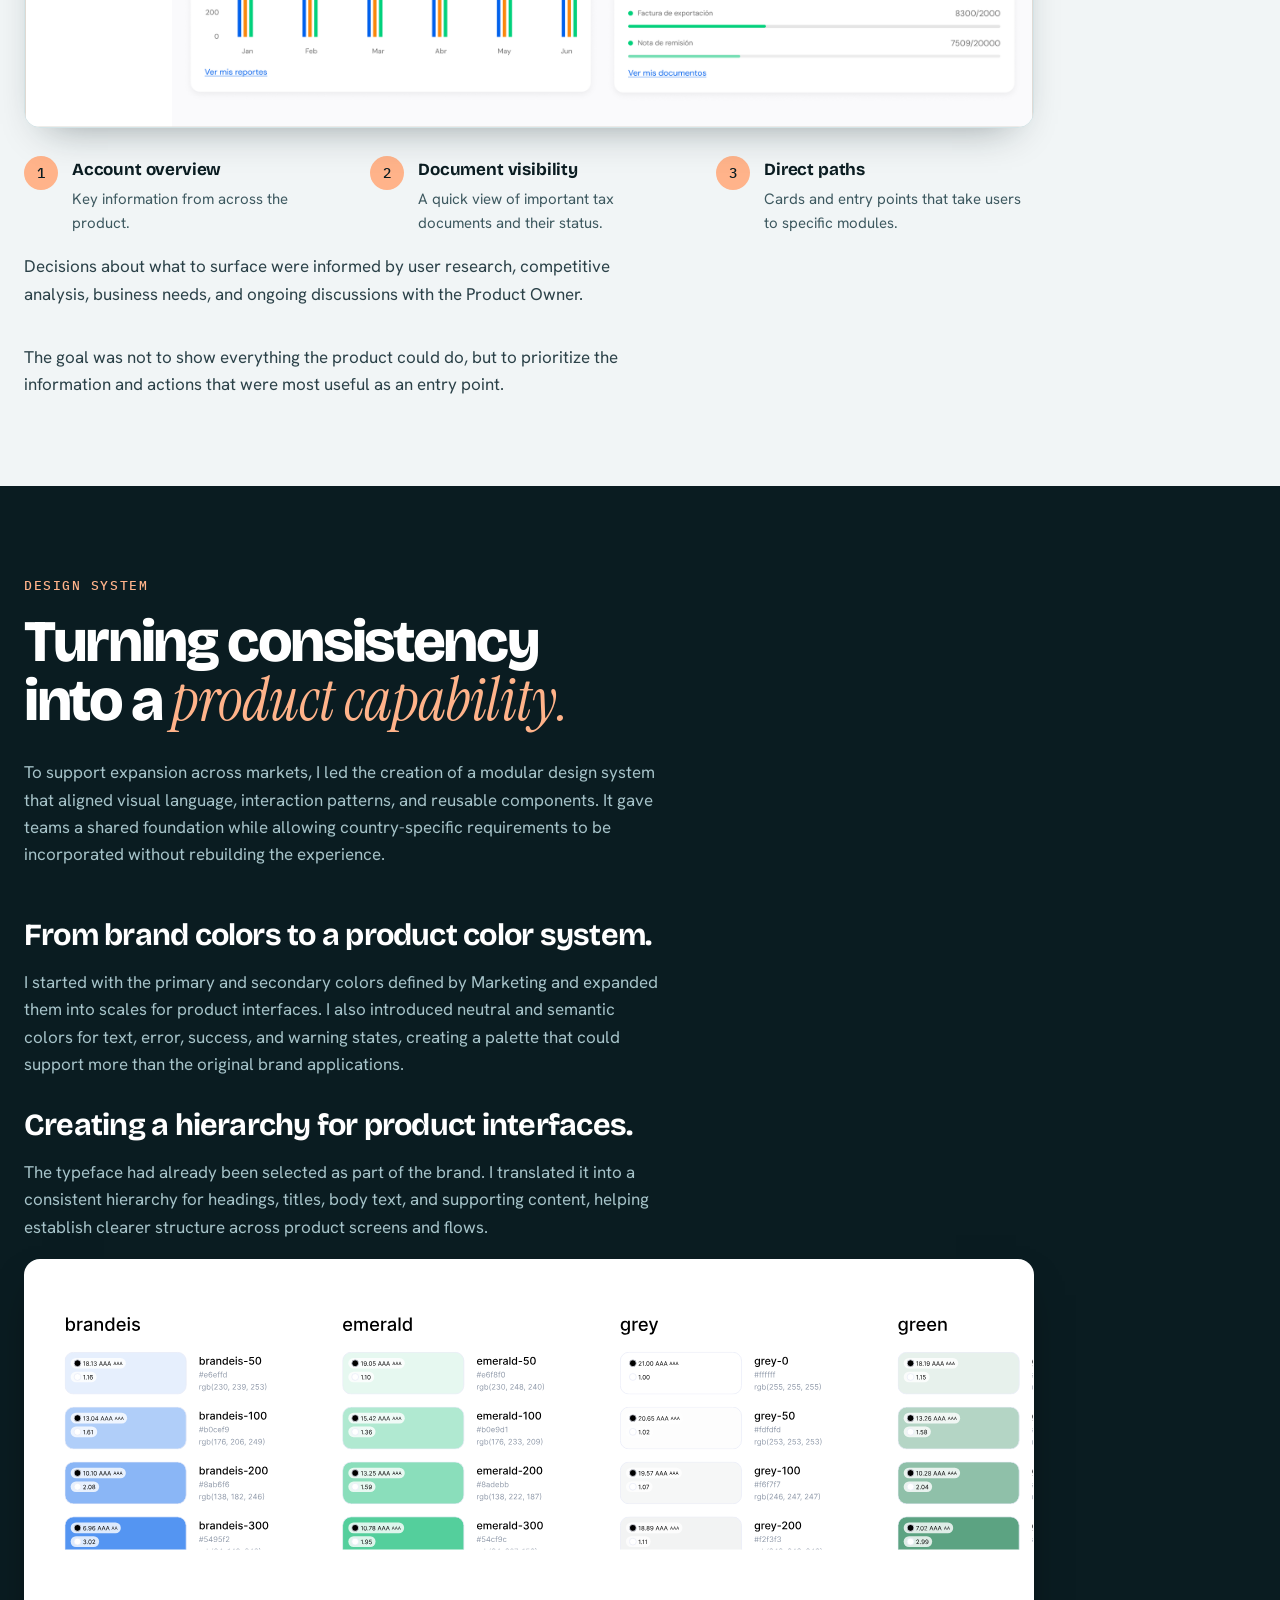
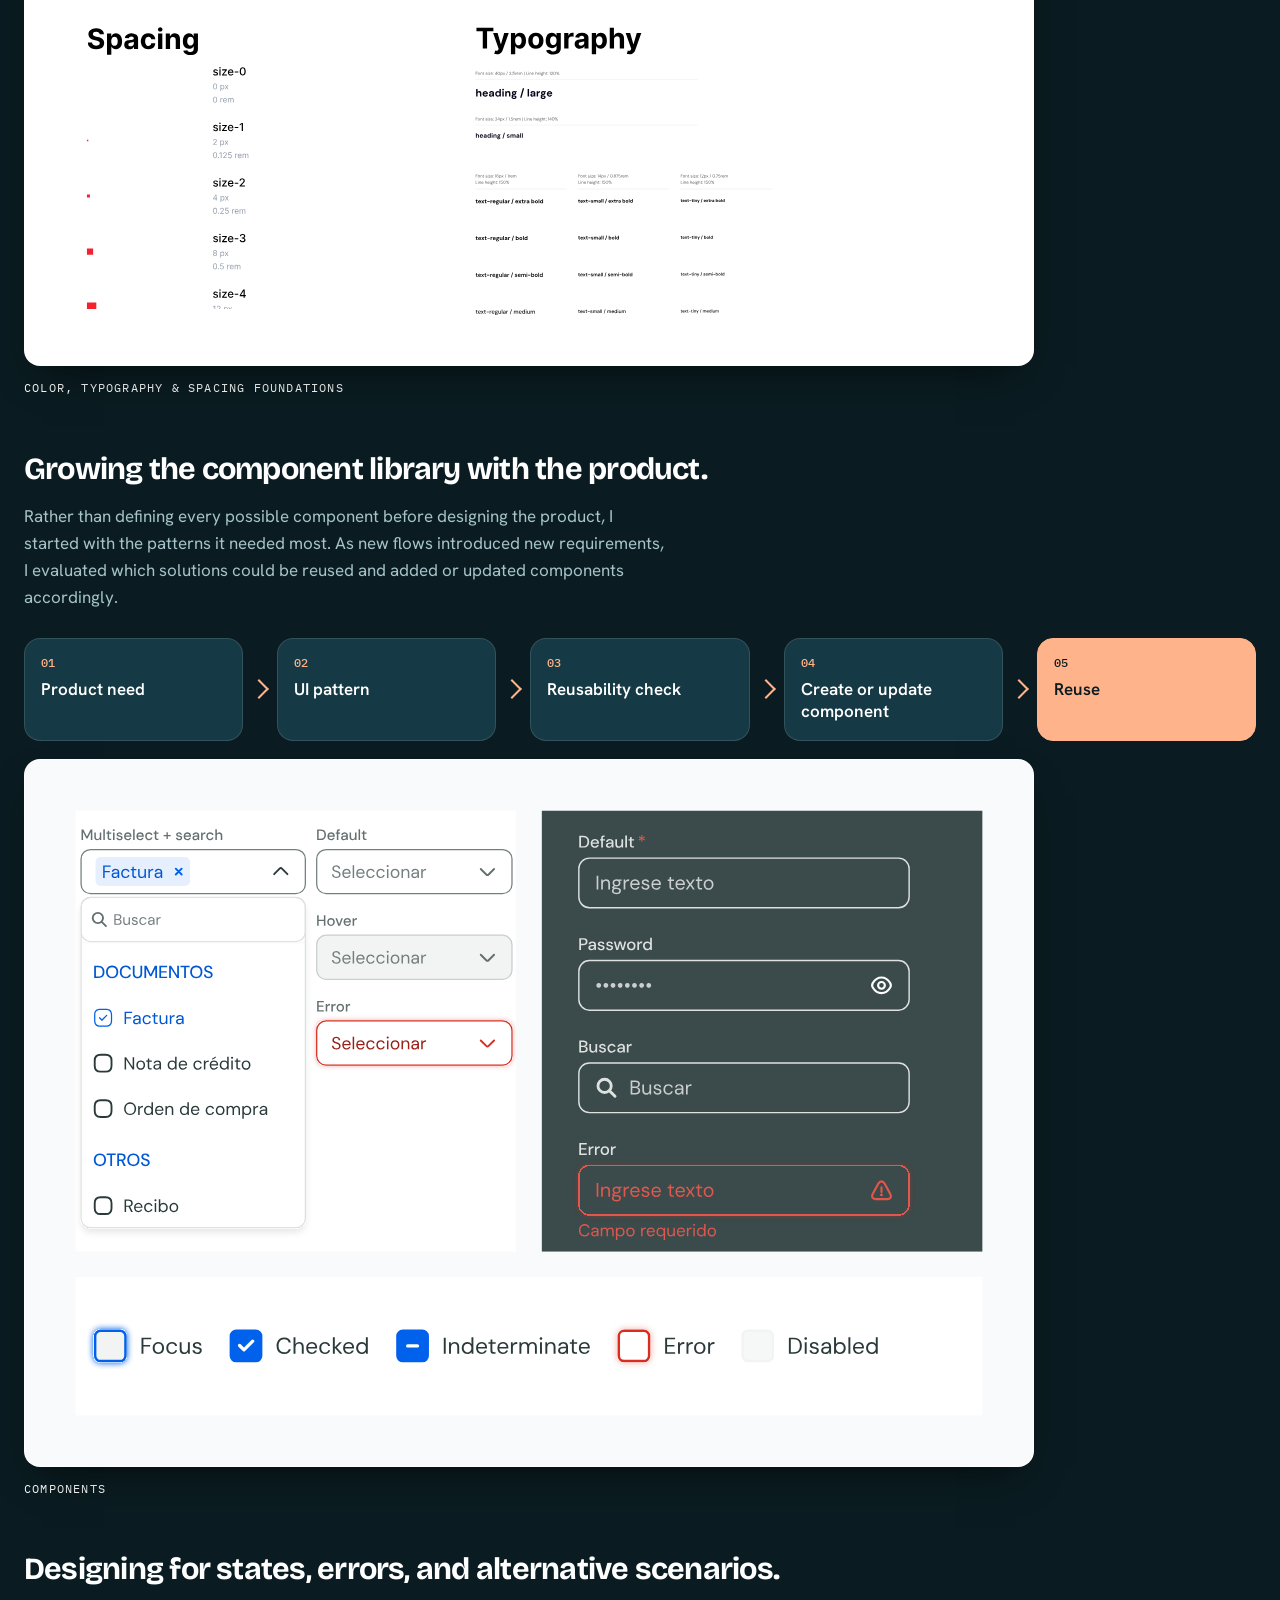
<file: iofacturo.html>
<!doctype html>
<html lang="en">
<head>
<meta charset="utf-8">
<meta name="viewport" content="width=device-width, initial-scale=1, viewport-fit=cover">
<title>ioFacturo Case Study - Lucero Rojas</title>
<meta name="description" content="How I turned fragmented country-specific invoicing experiences into a scalable product and shared design foundation for Latin America.">
<meta property="og:title" content="ioFacturo Case Study - Lucero Rojas">
<meta property="og:description" content="How I turned fragmented country-specific invoicing experiences into a scalable product and shared design foundation for Latin America.">
<meta property="og:image" content="https://lucerorojasdesign.github.io/assets/img/og-iofacturo.jpg">
<meta property="og:image:width" content="1200">
<meta property="og:image:height" content="630">
<meta property="og:url" content="https://lucerorojasdesign.github.io/work/iofacturo.html">
<meta property="og:type" content="website">
<meta name="twitter:image" content="https://lucerorojasdesign.github.io/assets/img/og-iofacturo.jpg">
<link rel="canonical" href="https://lucerorojasdesign.github.io/work/iofacturo.html">
<meta name="theme-color" content="#0E4E5C">
<meta name="twitter:card" content="summary_large_image">
<link rel="preconnect" href="https://fonts.googleapis.com">
<link rel="preconnect" href="https://fonts.gstatic.com" crossorigin>
<link rel="stylesheet" href="https://fonts.googleapis.com/css2?family=Bricolage+Grotesque:opsz,wght@12..96,500;12..96,700;12..96,800&family=Instrument+Serif:ital@0;1&family=Hanken+Grotesk:wght@400;500;600&family=IBM+Plex+Mono:wght@400;500&display=swap">
<link rel="stylesheet" href="../assets/css/site.css">
</head>
<body class="cs-wide">
<a class="skip" href="#main">Skip to content</a>

<nav class="nav nav--hero" aria-label="Main" data-offset="80">
  <div class="wrap nav__in">
    <a class="logo" href="../index.html" aria-label="Lucero Rojas, home">Lucero<span aria-hidden="true">*</span></a>
    <div class="nav__links">
      <a href="../index.html#work">Work</a>
      <a href="../index.html#about">About</a>
      <a href="https://drive.google.com/file/d/1FefpyBtR9SdfBJnohA6IZ15ghc4XHnws/view?usp=sharing" target="_blank" rel="noopener">Resume ↗</a>
    </div>
    <a class="btn btn--accent btn--sm" href="../index.html#contact">Let’s talk <span class="arr" aria-hidden="true">→</span></a>
  </div>
  <span class="progress" aria-hidden="true"></span>
</nav>

<main id="main">

<header class="cs-hero on-field">
  <div class="wrap cs-hero__in">
    <div class="tag-row">
      <span class="pill pill--fill" style="font-family:var(--f-mono);letter-spacing:.08em">01 - ioFacturo</span>
      <div class="tags-o tags-o--hero"><span>GoSocket</span><span>Electronic invoicing</span></div>
    </div>
    <h1 class="display h1" data-split>Turning <em>patches</em> into a product.</h1>
    <p class="lead" data-reveal>Transforming fragmented country-specific invoicing experiences into a more cohesive product built to scale across Latin America.</p>
    <div class="cs-hero__media">
      <div class="ba">
        <figure class="ph ph--dark ba__before" data-label="Legacy invoicing portal"><img src="../assets/img/iofacturo/before.png" alt="Legacy invoicing portal" onerror="this.remove()"></figure>
        <figure class="ph ph--field ba__after" data-label="Redesigned ioFacturo dashboard"><img src="../assets/img/iofacturo/after.png" alt="Redesigned ioFacturo dashboard" onerror="this.remove()"></figure>
        <span class="ba__line"></span>
        <span class="ba__knob" aria-hidden="true">↔</span>
        <span class="ba__tag ba__tag--l">Before</span><span class="ba__tag ba__tag--r">After</span>
        <input id="ba-io" type="range" min="0" max="100" value="50" aria-label="Compare the legacy portal with the redesigned dashboard">
      </div>
    </div>
  </div>
</header>

<!-- OVERVIEW -->
<section class="wrap" style="padding-top:56px">
  <dl class="meta" style="--cols:5">
    <div><dt>Role</dt><dd>Product Designer</dd></div>
    <div><dt>Scope</dt><dd>Product Experience, Information Architecture, UX/UI, Design System</dd></div>
    <div><dt>Collaboration</dt><dd>Product Owners, Tech Lead, Development Team, and Business Stakeholders</dd></div>
    <div><dt>Markets</dt><dd>Latin America</dd></div>
    <div><dt>Status</dt><dd>Launched progressively across markets</dd></div>
  </dl>
</section>

<section class="wrap sec">
  <div class="sec__grid">
    <p class="eyebrow sec__label">Overview</p>
    <div class="sec__main">
      <h2 class="h2" data-reveal>From scattered solutions to a <em>shared</em> product experience.</h2>
      <p class="body" data-reveal>When I joined GoSocket, electronic invoicing already existed across several Latin American markets but not as a unified product.</p>
      <p class="body" data-reveal>The experience was distributed across country-specific widgets embedded within a larger portal. As the business evolved, new functionality had often been added to existing solutions independently, creating differences in structure, navigation, and interface patterns.</p>
      <p class="body" data-reveal>At the same time, the company was moving toward a new technical architecture based on microservices. This created an opportunity to rethink the invoicing experience and build a product with a clearer structure, shared design foundations, and the flexibility to support different market requirements.</p>
    </div>
  </div>
</section>

<!-- STARTING POINT -->
<section class="wrap sec">
  <div class="sec__grid">
    <p class="eyebrow sec__label">The starting point</p>
    <div class="sec__main">
      <h2 class="h2" data-reveal>A product built in <em>pieces.</em></h2>
      <p class="body" data-reveal>Electronic invoicing functionality already existed, but it lived as separate country-specific experiences within a larger portal.</p>
      <p class="body" data-reveal>Depending on the selected country, users could encounter different interfaces and patterns. Functionality had evolved over time through individual additions and market-specific solutions rather than through a shared product structure.</p>
      <p class="body" data-reveal>The challenge was not simply to redesign a set of screens. It was to understand what already existed, identify what should remain, and create a more cohesive foundation for the product moving forward.</p>
    </div>
  </div>
</section>

<section class="on-ink sec--band">
  <div class="wrap" style="padding-top:104px;padding-bottom:104px">
    <svg class="star" viewBox="0 0 40 40" width="44" height="44" aria-hidden="true"><path d="M20 0 C22 14 26 18 40 20 C26 22 22 26 20 40 C18 26 14 22 0 20 C14 18 18 14 20 0Z"></path></svg>
    <p class="pull" style="margin-top:28px" data-reveal>The goal was not to make every market identical, but to create a shared foundation while preserving the flexibility required by different business and regulatory contexts.</p>
  </div>
</section>

<!-- OPPORTUNITY -->
<section class="wrap sec">
  <div class="sec__grid">
    <p class="eyebrow sec__label">The opportunity</p>
    <div class="sec__main">
      <h2 class="h2" data-reveal>More than a <em>redesign.</em></h2>
      <p class="body" data-reveal>The new invoicing product was being shaped while the broader platform was also evolving. Three areas were changing at the same time.</p>
      <div class="grid3" style="margin-top:12px">
        <div class="tile" data-reveal style="--d:0"><span class="mono">Product</span><h3 class="h4">From fragmented functionality to a more cohesive product</h3><p>Existing features and country-specific solutions needed to be evaluated, reorganized, and brought into a clearer product structure.</p></div>
        <div class="tile" data-reveal style="--d:1"><span class="mono">Technology</span><h3 class="h4">From the existing platform toward a microservices architecture</h3><p>The technical architecture was led by the Engineering and Technology teams, while the product experience evolved alongside that transformation.</p></div>
        <div class="tile tile--field" data-reveal style="--d:2"><span class="mono">Design</span><h3 class="h4">From individual interfaces to a shared design foundation</h3><p>There was no established design system supporting the new product, so I needed to create a foundation that could grow with it.</p></div>
      </div>
      <p class="body" data-reveal>My role was not to define the technical architecture, but to own the product experience and work alongside the teams shaping the product and its implementation.</p>
    </div>
  </div>
</section>

<!-- ROLE -->
<section class="wrap sec">
  <div class="sec__grid">
    <p class="eyebrow sec__label">My role</p>
    <div class="sec__main">
      <h2 class="h2" data-reveal>Owning the product experience from an <em>early stage.</em></h2>
      <p class="body" data-reveal>I joined the team as the Product Designer when the direction for the new invoicing product was still taking shape. Product and Technology had a general vision, but the experience itself had not yet been fully defined.</p>
      <p class="body" data-reveal>I was responsible for shaping the product experience, from understanding the existing business and functionality to defining the information architecture, designing key workflows and interfaces, and building the initial design system.</p>
      <div class="listcols" style="margin-top:12px">
        <div class="tile tile--ink" data-reveal><span class="mono">I owned</span>
          <ul class="list"><li>Information architecture</li><li>Product experience</li><li>UX and interaction design</li><li>UI design</li><li>Design direction</li><li>Design system foundations</li><li>Reusable components and patterns</li></ul>
        </div>
        <div class="tile" data-reveal style="--d:1"><span class="mono">I collaborated on</span>
          <ul class="list"><li>Product requirements</li><li>Business priorities</li><li>Country-specific requirements</li><li>Regulatory constraints</li><li>Technical feasibility</li><li>Implementation with Engineering</li></ul>
        </div>
      </div>
    </div>
  </div>
</section>

<!-- UNDERSTANDING -->
<section class="wrap sec">
  <div class="sec__grid">
    <p class="eyebrow sec__label">Understanding the problem</p>
    <div class="sec__main">
      <h2 class="h2" data-reveal>Before redesigning anything, I had to understand <em>the business.</em></h2>
      <p class="body" data-reveal>Electronic invoicing was a new domain for me, and the existing product had already accumulated years of functionality, business rules, and country-specific requirements.</p>
      <p class="body" data-reveal>Before proposing a new structure, I needed to understand how the existing solutions worked, what functionality they supported, and which requirements were essential to the new product.</p>
      <div class="grid5" style="margin-top:12px">
        <div class="tile" data-reveal style="--d:0"><span class="num">01</span><h3 class="h4">Documentation</h3><p>Reviewing existing product and business documentation</p></div>
        <div class="tile" data-reveal style="--d:1"><span class="num">02</span><h3 class="h4">Existing product</h3><p>Exploring the widgets, functionality, and workflows already in use</p></div>
        <div class="tile" data-reveal style="--d:2"><span class="num">03</span><h3 class="h4">Product conversations</h3><p>Working with the Product Owner to understand requirements, priorities, and existing functionality</p></div>
        <div class="tile" data-reveal style="--d:3"><span class="num">04</span><h3 class="h4">Customer conversations</h3><p>Speaking with customers to better understand how the product was being used</p></div>
        <div class="tile" data-reveal style="--d:4"><span class="num">05</span><h3 class="h4">Market research</h3><p>Reviewing competitors and product patterns to identify opportunities for a clearer experience</p></div>
      </div>
      <p class="body" data-reveal>Together, these inputs helped me build a clearer picture of the domain and provided the foundation for a new information architecture.</p>
    </div>
  </div>
</section>

<!-- IA -->
<section class="wrap sec">
  <div class="sec__grid">
    <p class="eyebrow sec__label">Information architecture</p>
    <div class="sec__main">
      <h2 class="h2" data-reveal>Turning existing functionality into a <em>product structure.</em></h2>
      <p class="body" data-reveal>The existing solutions contained functionality that had been added over time across different country-specific experiences. My first challenge was to map what already existed and determine how those capabilities should live within the new product.</p>
      <p class="body" data-reveal>I created an initial information architecture that brought together the functionality from the existing solutions. I then worked with the Product Owner to evaluate what should remain, how features should be grouped, and whether they still made sense within the new experience.</p>
      <p class="body" data-reveal>Competitive research and emerging product patterns also informed decisions around navigation, hierarchy, and ways to make the product easier to understand.</p>
      <figure class="fig fig--wide" data-reveal="scale">
        <div class="ph ph--169 ph--contain" data-label="Information architecture diagram"><img src="../assets/img/iofacturo/ia.png" alt="Simplified information architecture showing the main ioFacturo navigation groups and nested country-specific invoicing pages." loading="lazy" onerror="this.remove()"></div>
        <figcaption><strong>Early product information architecture</strong><br>Mapping existing functionality and reorganizing it into a clearer product structure.</figcaption>
      </figure>
      <p class="pull" style="font-size:clamp(24px,2.6vw,36px);margin-top:16px" data-reveal>The goal wasn't to preserve every existing feature exactly as it was. It was to determine what still belonged in the product and how it could work as part of a more coherent system.</p>
    </div>
  </div>
</section>

<!-- SCALING -->
<section class="wrap sec">
  <div class="sec__grid">
    <p class="eyebrow sec__label">Scaling across markets</p>
    <div class="sec__main">
      <h2 class="h2" data-reveal>Shared foundations, <em>local flexibility.</em></h2>
      <p class="body" data-reveal>The product was designed to support multiple Latin American markets, but expansion did not mean creating an identical experience for every country.</p>
      <p class="body" data-reveal>Shared workflows and patterns could be standardized, while country-specific requirements still needed flexibility.</p>
      <p class="body" data-reveal>The challenge was to identify what should remain consistent across the product and where the experience needed to adapt.</p>
      <div class="compare" style="margin-top:12px">
        <div class="tile tile--field" data-reveal><span class="mono">Shared product foundation</span>
          <div class="pills" style="margin-top:6px"><span class="pill">Navigation</span><span class="pill">Information patterns</span><span class="pill">Components</span><span class="pill">Interaction patterns</span><span class="pill">Core workflows</span></div>
        </div>
        <div class="tile tile--gold" data-reveal style="--d:1"><span class="mono">Market-specific requirements</span>
          <div class="pills" style="margin-top:6px"><span class="pill">Regulations</span><span class="pill">Tax document requirements</span><span class="pill">Conditional fields</span><span class="pill">Business rules</span></div>
        </div>
      </div>
      <p class="caption" data-reveal>Consistency and flexibility were designed together rather than treated as opposite goals.</p>
    </div>
  </div>
</section>

<!-- DESIGNING THE EXPERIENCE -->
<section class="wrap sec">
  <div class="sec__grid">
    <p class="eyebrow sec__label">Designing the experience</p>
    <div class="sec__main">
      <h2 class="h2" data-reveal>Turning complexity into <em>structure.</em></h2>
      <p class="body" data-reveal>Three areas best represent how I approached the product experience: simplifying complex tax documents, creating a clearer structure for customers and products, and designing a product overview that helped users understand what was happening across the platform.</p>

      <!-- 01 Tax documents -->
      <div class="sub">
        <span class="kicker">01 - Tax documents</span>
        <h3 class="h3" data-reveal>Not all complexity belongs in the interface.</h3>
        <p class="body" data-reveal>Creating tax documents was one of the most complex areas of the product.</p>
        <p class="body" data-reveal>The interface needed to support extensive regulatory requirements and business rules, but presenting every possible field to the user would result in an overwhelming and difficult-to-use form.</p>
        <p class="body" data-reveal>The challenge was to determine what information users truly needed to provide, and what complexity the system could handle in the background.</p>
        <figure class="fig fig--wide" data-reveal="scale">
          <div class="ph ph--wide ph--contain" data-label="Early tax-document form"><img src="../assets/img/iofacturo/tax-form.png" alt="Early ioFacturo tax-document form showing the number of fields required by regulatory and business rules." loading="lazy" onerror="this.remove()"></div>
          <figcaption>The challenge: supporting complex requirements without turning the experience into an overwhelming form.</figcaption>
        </figure>

        <h4 class="h4" data-reveal>Asking for only what the user needs to provide.</h4>
        <p class="body" data-reveal>I reviewed the available business rules and worked to distinguish between information that needed to come directly from the user and data that could be retrieved or completed by the system.</p>
        <p class="body" data-reveal>When information could be obtained from another source and used to generate the required XML, I explored ways to avoid asking users to enter it again.</p>
        <p class="body" data-reveal>The goal was not to remove necessary complexity, but to prevent users from having to manage complexity the system could handle for them.</p>
        <div class="grid2 pair">
            <div class="tile tile--gold" data-reveal><span class="mono">User input</span><p>Only information the user needs to provide.</p></div>
            <div class="tile tile--ink" data-reveal style="--d:1"><span class="mono">System data</span><p>Information retrieved or completed automatically.</p></div>
        </div>
        <div class="duo">
          <div class="duo__text">
          <h4 class="h4" data-reveal>Translating business rules into interface behavior.</h4>
          <p class="body" data-reveal>Many requirements were documented as business rules, including conditions that determined when certain fields were required, optional, visible, or hidden.</p>
          <p class="body" data-reveal>While those rules existed in spreadsheets, I needed to translate them into visual behavior that was easier to understand and implement.</p>
          </div>
          <div class="duo__visual">
          <div class="rtree" data-reveal>
            <div class="rtree__node">User selects a value</div>
            <span class="rtree__v" aria-hidden="true"></span>
            <div class="rtree__node rtree__node--ink">System evaluates the business rule</div>
            <span class="rtree__v rtree__v--short" aria-hidden="true"></span>
            <div class="rtree__branches">
              <div class="tile tile--field"><span class="mono">Required</span><p>Display the field and mark it as required.</p></div>
              <div class="tile"><span class="mono">Optional</span><p>Display the field without requiring it.</p></div>
              <div class="tile"><span class="mono">Hidden</span><p>Remove the field when it does not apply.</p></div>
            </div>
          </div>
          <p class="caption" data-reveal>Turning written business rules into visible interaction logic.</p>
          </div>
        </div>

        <h4 class="h4" style="margin-top:20px" data-reveal>Creating consistency across different document types.</h4>
        <p class="body" data-reveal>Different tax documents required different information, but I looked for opportunities to maintain a familiar structure wherever possible.</p>
        <p class="body" data-reveal>Consistent layouts, labeling, field patterns, and interaction behavior helped reduce unnecessary variation while still allowing the experience to support document-specific requirements.</p>
        <div class="grid2 fig--wide">
          <figure class="fig" data-reveal><div class="ph ph--43 ph--contain" data-label="Purchase invoice"><img src="../assets/img/iofacturo/purchase-invoice.png" alt="Purchase invoice form using the shared ioFacturo document structure." loading="lazy" onerror="this.remove()"></div><figcaption><span class="mono">Purchase invoice</span></figcaption></figure>
          <figure class="fig" data-reveal style="--d:1"><div class="ph ph--43 ph--contain" data-label="Export invoice"><img src="../assets/img/iofacturo/export-invoice.png" alt="Export invoice form showing document-specific requirements within the shared ioFacturo layout." loading="lazy" onerror="this.remove()"></div><figcaption><span class="mono">Export invoice</span></figcaption></figure>
        </div>
        <div class="pills" data-reveal><span class="pill">Shared structure</span><span class="pill">Consistent labels</span><span class="pill">Conditional fields</span><span class="pill">Document-specific requirements</span></div>
        <p class="pull" style="font-size:clamp(24px,2.6vw,36px)" data-reveal>The challenge was not to make every document identical. It was to create a familiar experience while supporting the differences that actually mattered.</p>
      </div>

      <!-- 02 Customers & products -->
      <div class="sub">
        <span class="kicker">02 - Customers &amp; products</span>
        <h3 class="h3" data-reveal>Giving scattered information a clear home.</h3>
        <p class="body" data-reveal>Customers and products were important parts of the invoicing workflow, but the existing functionality was dispersed rather than organized as dedicated product areas.</p>
        <p class="body" data-reveal>As part of the new structure, I designed dedicated catalog experiences that made it easier to view, manage, and add records.</p>
        <h4 class="h4" style="margin-top:12px" data-reveal>Reusing structure instead of redesigning the same problem twice.</h4>
        <p class="body" data-reveal>Customer and product catalogs contained different information, but shared interaction needs. I used reusable patterns for tables, hierarchy, and actions while adapting each catalog to its content.</p>
        <p class="body" data-reveal>I also considered which information users needed to see first and how to make the primary action clearly stand out from the surrounding content.</p>
        <div class="grid2 fig--wide">
          <figure class="fig" data-reveal><div class="ph ph--contain" data-label="Customers catalog"><img src="../assets/img/iofacturo/customers.png" alt="Customers catalog showing the table structure, information hierarchy, and primary action." loading="lazy" onerror="this.remove()"></div><figcaption><span class="mono">Customers</span></figcaption></figure>
          <figure class="fig" data-reveal style="--d:1"><div class="ph ph--contain" data-label="Products catalog"><img src="../assets/img/iofacturo/products.png" alt="Products catalog using the same table patterns and interaction structure as the customers experience." loading="lazy" onerror="this.remove()"></div><figcaption><span class="mono">Products</span></figcaption></figure>
        </div>
        <div class="pills" data-reveal><span class="pill">Information hierarchy</span><span class="pill">Reusable table patterns</span><span class="pill">Primary CTA</span><span class="pill">Shared interaction structure</span></div>
        <p class="caption" data-reveal>Similar needs were supported through shared patterns, creating a more consistent experience and reducing unnecessary variation.</p>
      </div>

      <!-- 03 Product overview -->
      <div class="sub">
        <span class="kicker">03 - Product overview</span>
        <h3 class="h3" data-reveal>Giving users the bigger picture.</h3>
        <p class="body" data-reveal>As more functionality came together in ioFacturo, users needed a way to quickly understand what was happening across their account.</p>
        <p class="body" data-reveal>The dashboard was designed as a high-level overview of key product information while also providing direct paths into specific areas of the platform.</p>
        <p class="mono" style="color:var(--field);margin-top:8px">The dashboard included</p>
        <dl class="specs" data-reveal>
          <div><dt>Plan usage</dt><dd>Key figures for the current plan.</dd></div>
          <div><dt>Certificates</dt><dd>Certificate status and expiration information.</dd></div>
          <div><dt>Catalogs</dt><dd>Access to customers, products, branches, and users.</dd></div>
          <div><dt>Financial activity</dt><dd>A view of activity over time.</dd></div>
          <div><dt>Issued documents</dt><dd>Document counts and status at a glance.</dd></div>
        </dl>
        <figure class="annot fig--wide" data-reveal="scale">
          <div class="annot__img">
            <img src="../assets/img/iofacturo/dashboard.png" alt="ioFacturo dashboard presenting account information, tax-document status, available credits, and direct paths into key product areas." loading="lazy" onerror="this.remove()">
            <span class="annot__pin" style="--x:16.5%;--y:16%" aria-hidden="true">1</span>
            <span class="annot__pin" style="--x:58.5%;--y:48%" aria-hidden="true">2</span>
            <span class="annot__pin" style="--x:72.5%;--y:16%" aria-hidden="true">3</span>
          </div>
          <ol class="annot__legend">
            <li><span class="annot__n" aria-hidden="true">1</span><div><b>Account overview</b><p>Key information from across the product.</p></div></li>
            <li><span class="annot__n" aria-hidden="true">2</span><div><b>Document visibility</b><p>A quick view of important tax documents and their status.</p></div></li>
            <li><span class="annot__n" aria-hidden="true">3</span><div><b>Direct paths</b><p>Cards and entry points that take users to specific modules.</p></div></li>
          </ol>
        </figure>
        <p class="body" data-reveal>Decisions about what to surface were informed by user research, competitive analysis, business needs, and ongoing discussions with the Product Owner.</p>
        <p class="body" data-reveal>The goal was not to show everything the product could do, but to prioritize the information and actions that were most useful as an entry point.</p>
      </div>
    </div>
  </div>
</section>

<!-- DESIGN SYSTEM -->
<section class="on-ink sec--band">
  <div class="wrap" style="padding-top:112px">
    <div class="sec__grid">
      <p class="eyebrow eyebrow--accent sec__label">Design system</p>
      <div class="sec__main">
        <h2 class="h2" data-reveal>Turning consistency into a <em>product capability.</em></h2>
        <p class="body" data-reveal>To support expansion across markets, I led the creation of a modular design system that aligned visual language, interaction patterns, and reusable components. It gave teams a shared foundation while allowing country-specific requirements to be incorporated without rebuilding the experience.</p>

        <div class="sub">
          <h3 class="h3" data-reveal>From brand colors to a product color system.</h3>
          <p class="body" data-reveal>I started with the primary and secondary colors defined by Marketing and expanded them into scales for product interfaces. I also introduced neutral and semantic colors for text, error, success, and warning states, creating a palette that could support more than the original brand applications.</p>
          <h3 class="h3" style="margin-top:12px" data-reveal>Creating a hierarchy for product interfaces.</h3>
          <p class="body" data-reveal>The typeface had already been selected as part of the brand. I translated it into a consistent hierarchy for headings, titles, body text, and supporting content, helping establish clearer structure across product screens and flows.</p>
          <figure class="fig fig--wide" data-reveal="scale"><div class="ph ph--dark ph--contain" data-label="Color, typography &amp; spacing foundations"><img src="../assets/img/iofacturo/ds-foundations.svg" alt="ioFacturo design system foundations showing the color palette, typography scale, and spacing system." loading="lazy" onerror="this.remove()"></div><figcaption><span class="mono">Color, typography &amp; spacing foundations</span></figcaption></figure>
        </div>

        <div class="sub">
          <h3 class="h3" data-reveal>Growing the component library with the product.</h3>
          <p class="body" data-reveal>Rather than defining every possible component before designing the product, I started with the patterns it needed most. As new flows introduced new requirements, I evaluated which solutions could be reused and added or updated components accordingly.</p>
          <ol class="steps5 fig--wide" data-reveal>
            <li>Product need</li><li>UI pattern</li><li>Reusability check</li><li>Create or update component</li><li>Reuse</li>
          </ol>
          <figure class="fig fig--wide" data-reveal="scale"><div class="ph ph--dark ph--contain" data-label="Components, light and dark"><img src="../assets/img/iofacturo/ds-components.svg" alt="ioFacturo interface components shown in light and dark themes, including dropdowns, form inputs, and checkbox states." loading="lazy" onerror="this.remove()"></div><figcaption><span class="mono">Components</span></figcaption></figure>
        </div>

        <div class="sub">
          <h3 class="h3" data-reveal>Designing for states, errors, and alternative scenarios.</h3>
          <p class="body" data-reveal>Each flow considered more than the ideal path. I designed interfaces for errors, empty states, conditional behavior, and alternative scenarios. This was especially important when creating tax documents, where different inputs and business rules could change what users needed to see or do next.</p>
          <figure class="fig fig--wide" data-reveal="scale"><div class="ph ph--dark ph--contain" data-label="Required-field validation"><img src="../assets/img/iofacturo/ds-validation.png" alt="Required-field validation during invoice creation in ioFacturo." loading="lazy" onerror="this.remove()"></div><figcaption><span class="mono">Required-field validation during invoice creation</span></figcaption></figure>
        </div>

        <div class="sub">
          <h3 class="h3" data-reveal>Evolving with the product and the tools.</h3>
          <p class="body" data-reveal>The first version of the system used the Figma capabilities available at the time. As the product evolved and Figma introduced variables, I migrated the color foundations into variables and created tokens that made the system easier to maintain. This also supported light and dark themes.</p>
          <div class="timeline">
            <div class="tile" data-reveal style="--d:0"><span class="mono">Version 1</span><h4 class="h4">Static styles</h4></div>
            <div class="tile" data-reveal style="--d:2"><span class="mono">Version 2</span><h4 class="h4">Figma variables</h4></div>
            <div class="tile" data-reveal style="--d:4"><span class="mono">Version 3</span><h4 class="h4">Tokens + light/dark themes</h4></div>
          </div>
        </div>

        <div class="sub">
          <h3 class="h3" data-reveal>Improving the visual direction and accessibility.</h3>
          <p class="body" data-reveal>As the product matured, I proposed an updated color palette that felt more contemporary and supported better color contrast. I used accessibility plugins to evaluate combinations, then updated the foundations, components, and product screens to reflect the new visual direction.</p>
          <div class="grid2 fig--wide">
            <figure class="fig" data-reveal><div class="ph ph--dark ph--43 ph--contain" data-label="Earlier color direction"><img src="../assets/img/iofacturo/palette-earlier.png" alt="Earlier ioFacturo color palette showing primary, secondary, neutral, and error scales." loading="lazy" onerror="this.remove()"></div><figcaption><span class="mono">Earlier color direction</span></figcaption></figure>
            <figure class="fig" data-reveal style="--d:1"><div class="ph ph--dark ph--43 ph--contain" data-label="Updated product colors"><img src="../assets/img/iofacturo/palette-updated.png" alt="Updated ioFacturo color scales showing blue, green, neutral, and error colors with contrast annotations." loading="lazy" onerror="this.remove()"></div><figcaption><span class="mono">Updated product colors</span></figcaption></figure>
          </div>
        </div>

        <div class="sub">
          <h3 class="h3" data-reveal>Designing beyond desktop.</h3>
          <p class="body" data-reveal>The design foundations included layout grids and responsive considerations as the product expanded across screen sizes. I explored how layouts and components could adapt to desktop, tablet, and mobile, beyond the primary desktop experience.</p>
          <figure class="devices fig--wide" data-reveal="scale">
            <div class="devices__stage">
              <img class="d-desk" src="../assets/img/iofacturo/desktop.png" alt="ioFacturo dashboard adapted for desktop." loading="lazy" onerror="this.remove()">
              <img class="d-tab" src="../assets/img/iofacturo/tablet.png" alt="ioFacturo dashboard adapted for tablet." loading="lazy" onerror="this.remove()">
              <img class="d-phone" src="../assets/img/iofacturo/phone.png" alt="ioFacturo dashboard adapted for mobile." loading="lazy" onerror="this.remove()">
            </div>
            <figcaption class="tags-o"><span>Desktop</span><span>Tablet</span><span>Phone</span></figcaption>
          </figure>
        </div>
      </div>
    </div>
  </div>
</section>

<!-- CORE EXPERIENCE -->
<section class="wrap sec">
  <div class="sec__grid">
    <p class="eyebrow sec__label">Core experience</p>
    <div class="sec__main">
      <h2 class="h2" data-reveal>Making invoicing feel <em>guided,</em> not technical.</h2>
      <p class="body" data-reveal>The redesign translated complex regulatory requirements into a clearer sequence of decisions. Rather than exposing every field at once, the experience guides users through the information needed to create and issue an invoice with greater confidence.</p>
      <div class="sub">
        <span class="kicker">Guided invoicing</span>
        <h3 class="h3" data-reveal>A clearer path from setup to issuance.</h3>
        <p class="body" data-reveal>The flow organizes information progressively, clarifies required actions, and provides feedback at the moments where users are most likely to hesitate or make errors.</p>
        <div class="grid3">
          <div class="tile" data-reveal style="--d:0"><span class="mono">01 - Progressive disclosure</span><p>Show only the information required at each stage.</p></div>
          <div class="tile" data-reveal style="--d:1"><span class="mono">02 - Clear validation</span><p>Explain errors close to the field and how to resolve them.</p></div>
          <div class="tile" data-reveal style="--d:2"><span class="mono">03 - Visible system status</span><p>Confirm progress, processing, and successful issuance.</p></div>
        </div>
        <figure class="fig fig--wide" data-reveal="scale"><div class="ph ph--169 ph--contain" data-label="Invoicing flow"><img src="../assets/img/iofacturo/invoicing-flow.png" alt="ioFacturo invoicing flow showing progressive disclosure, field validation, and successful issuance feedback." loading="lazy" onerror="this.remove()"></div></figure>
      </div>
    </div>
  </div>
</section>

<!-- ROLLOUT -->
<section class="wrap sec">
  <div class="sec__grid">
    <p class="eyebrow sec__label">Rollout</p>
    <div class="sec__main">
      <h2 class="h2" data-reveal>Replacing the fragmented experience <em>gradually.</em></h2>
      <p class="body" data-reveal>The new product did not replace every existing country-specific experience at once.</p>
      <p class="body" data-reveal>The rollout began with markets that had fewer customers and with companies that did not operate across multiple countries, making the migration process easier to manage before expanding further.</p>
      <div class="phases">
        <div class="tile" data-reveal style="--d:0"><span class="mono">Phase 01</span><h3 class="h4">Smaller markets</h3></div>
        <div class="tile" data-reveal style="--d:2"><span class="mono">Phase 02</span><h3 class="h4">Additional markets and users</h3></div>
        <div class="tile" data-reveal style="--d:4"><span class="mono">Phase 03</span><h3 class="h4">More complex migration scenarios</h3></div>
      </div>
    </div>
  </div>
</section>

<!-- OUTCOME -->
<section class="wrap sec">
  <div class="sec__grid">
    <p class="eyebrow sec__label">Outcome</p>
    <div class="sec__main">
      <h2 class="h2" data-reveal>From fragmented solutions to a stronger <em>product foundation.</em></h2>
      <div class="outcomes">
        <div class="tile" data-reveal style="--d:0"><span class="num">01</span><h3 class="h4">A more cohesive product experience</h3><p>Country-specific functionality was brought together under a clearer product structure.</p></div>
        <div class="tile" data-reveal style="--d:1"><span class="num">02</span><h3 class="h4">Shared patterns and reusable foundations</h3><p>Components, design patterns, and foundations created more consistency across the product.</p></div>
        <div class="tile" data-reveal style="--d:2"><span class="num">03</span><h3 class="h4">A system built to evolve</h3><p>The design system grew with the product and later evolved to incorporate variables, tokens, and theming.</p></div>
        <div class="tile" data-reveal style="--d:3"><span class="num">04</span><h3 class="h4">A gradual transition from existing solutions</h3><p>The new product progressively replaced the fragmented country-specific experiences.</p></div>
      </div>
      <p class="body" data-reveal>The project was not a one-time redesign. It established a product and design foundation that could continue evolving as new markets, requirements, and capabilities were introduced.</p>
    </div>
  </div>
</section>

<!-- REFLECTION -->
<section class="on-field sec--band">
  <div class="wrap" style="padding-top:112px">
    <div class="sec__grid">
      <p class="eyebrow eyebrow--accent sec__label">Reflection</p>
      <div class="sec__main">
        <h2 class="h2" data-reveal>What this project taught me about <em>designing for scale.</em></h2>
        <p class="lead" data-reveal>Working on ioFacturo taught me that scalability does not come from making everything identical.</p>
        <p class="lead" data-reveal>Designing for multiple markets required understanding what needed to remain consistent, where flexibility was necessary, and how to build foundations that could evolve as the product changed.</p>
        <p class="lead" data-reveal>It also reinforced the importance of deciding where complexity belongs. Users should not have to manage every business rule, technical dependency, or regulatory requirement when the product can handle part of that complexity for them.</p>
        <p class="pull" style="margin-top:12px" data-reveal>For me, the project became an exercise in turning complexity into structure, at the product, interface, and system levels.</p>
      </div>
    </div>
  </div>
</section>

<!-- NEXT -->
<section class="wrap" style="padding-top:112px;padding-bottom:112px">
  <h2 class="h2" data-reveal>Explore more <em>work.</em></h2>
  <div class="next">
    <a href="maya.html"><span class="mono">02 - Maya</span><span class="h3">Designing a banking experience where conversation became the interface. →</span></a>
    <a href="srap.html"><span class="mono">03 - SRAP</span><span class="h3">Digitizing cancer reporting without disrupting the people doing the work. →</span></a>
  </div>
  <p style="margin-top:32px"><a class="ulink" href="../index.html#work">Back to selected work <span aria-hidden="true">→</span></a></p>
</section>

</main>

<footer class="footer">
  <div class="wrap footer__in">
    <span>Lucero Rojas, Product Designer</span>
    <span>© 2026</span>
  </div>
</footer>
<script src="../assets/js/site.js"></script>
</body>
</html>
</file>
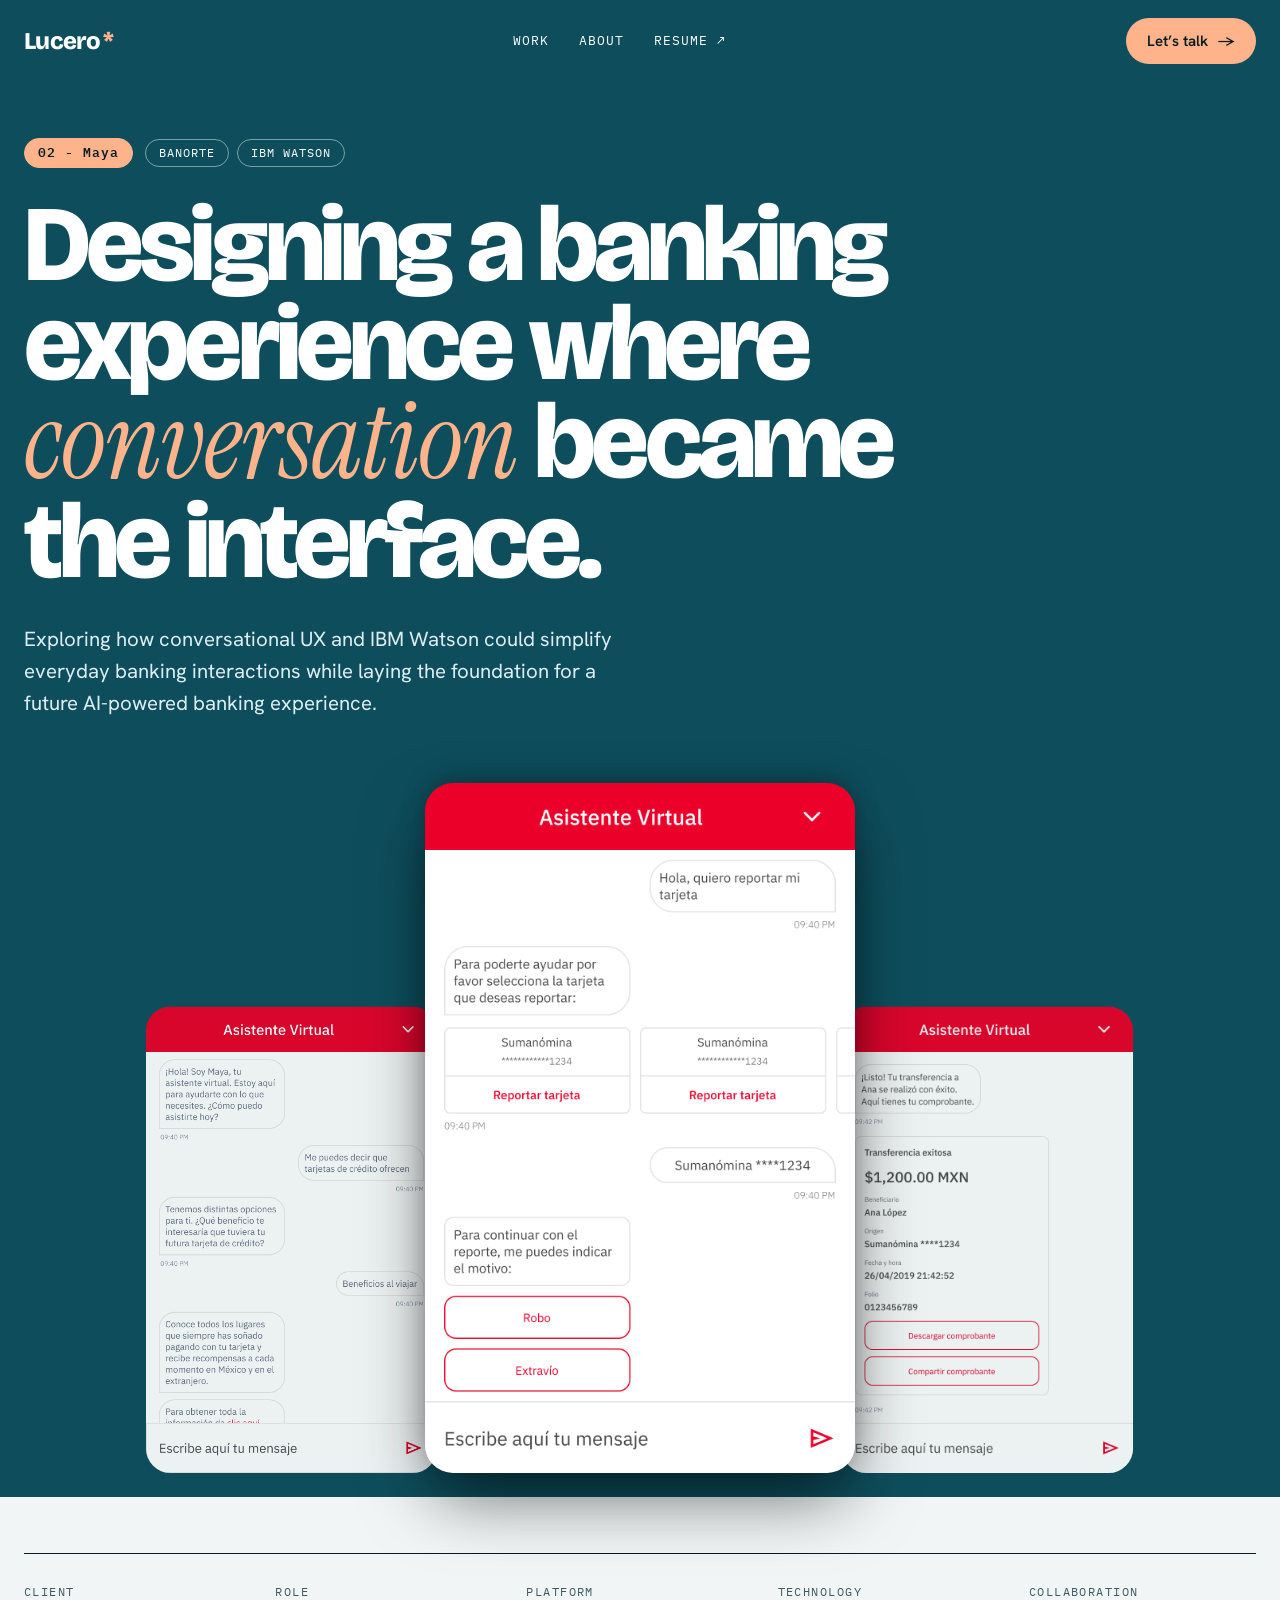
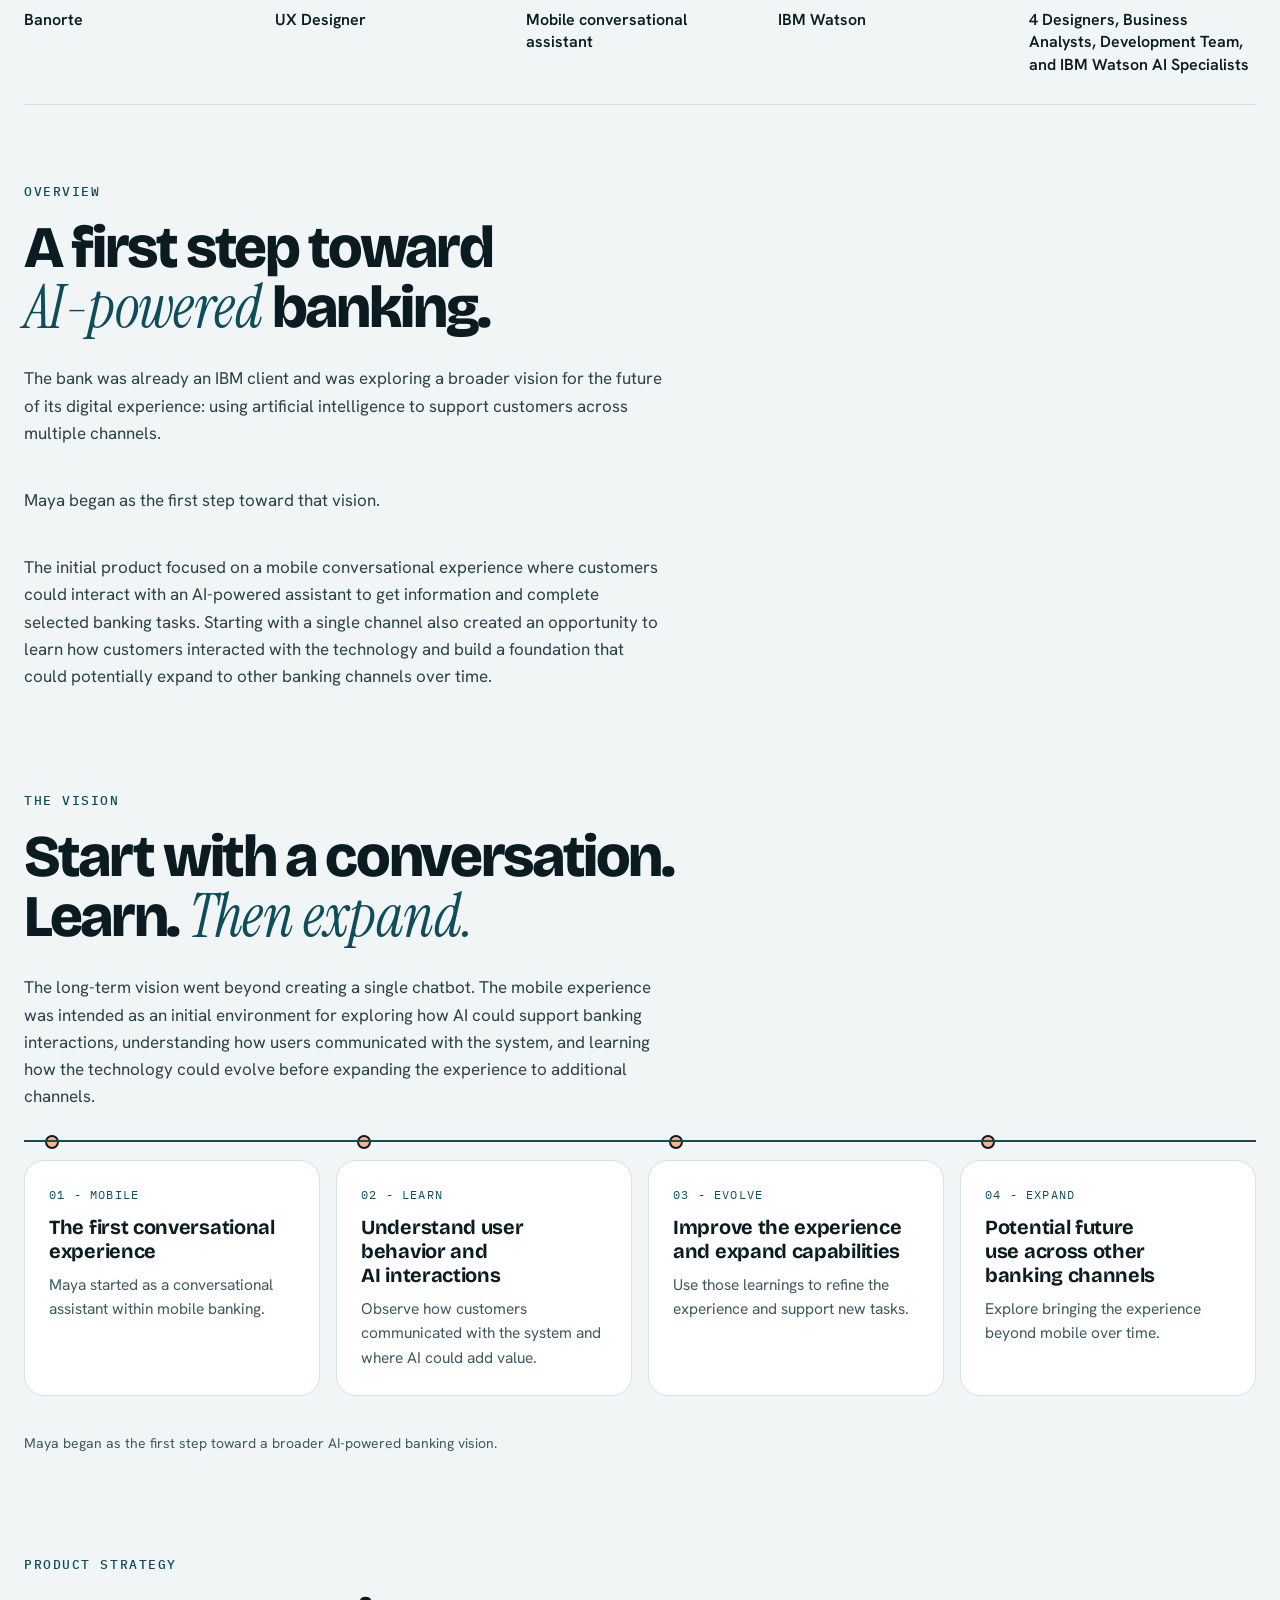
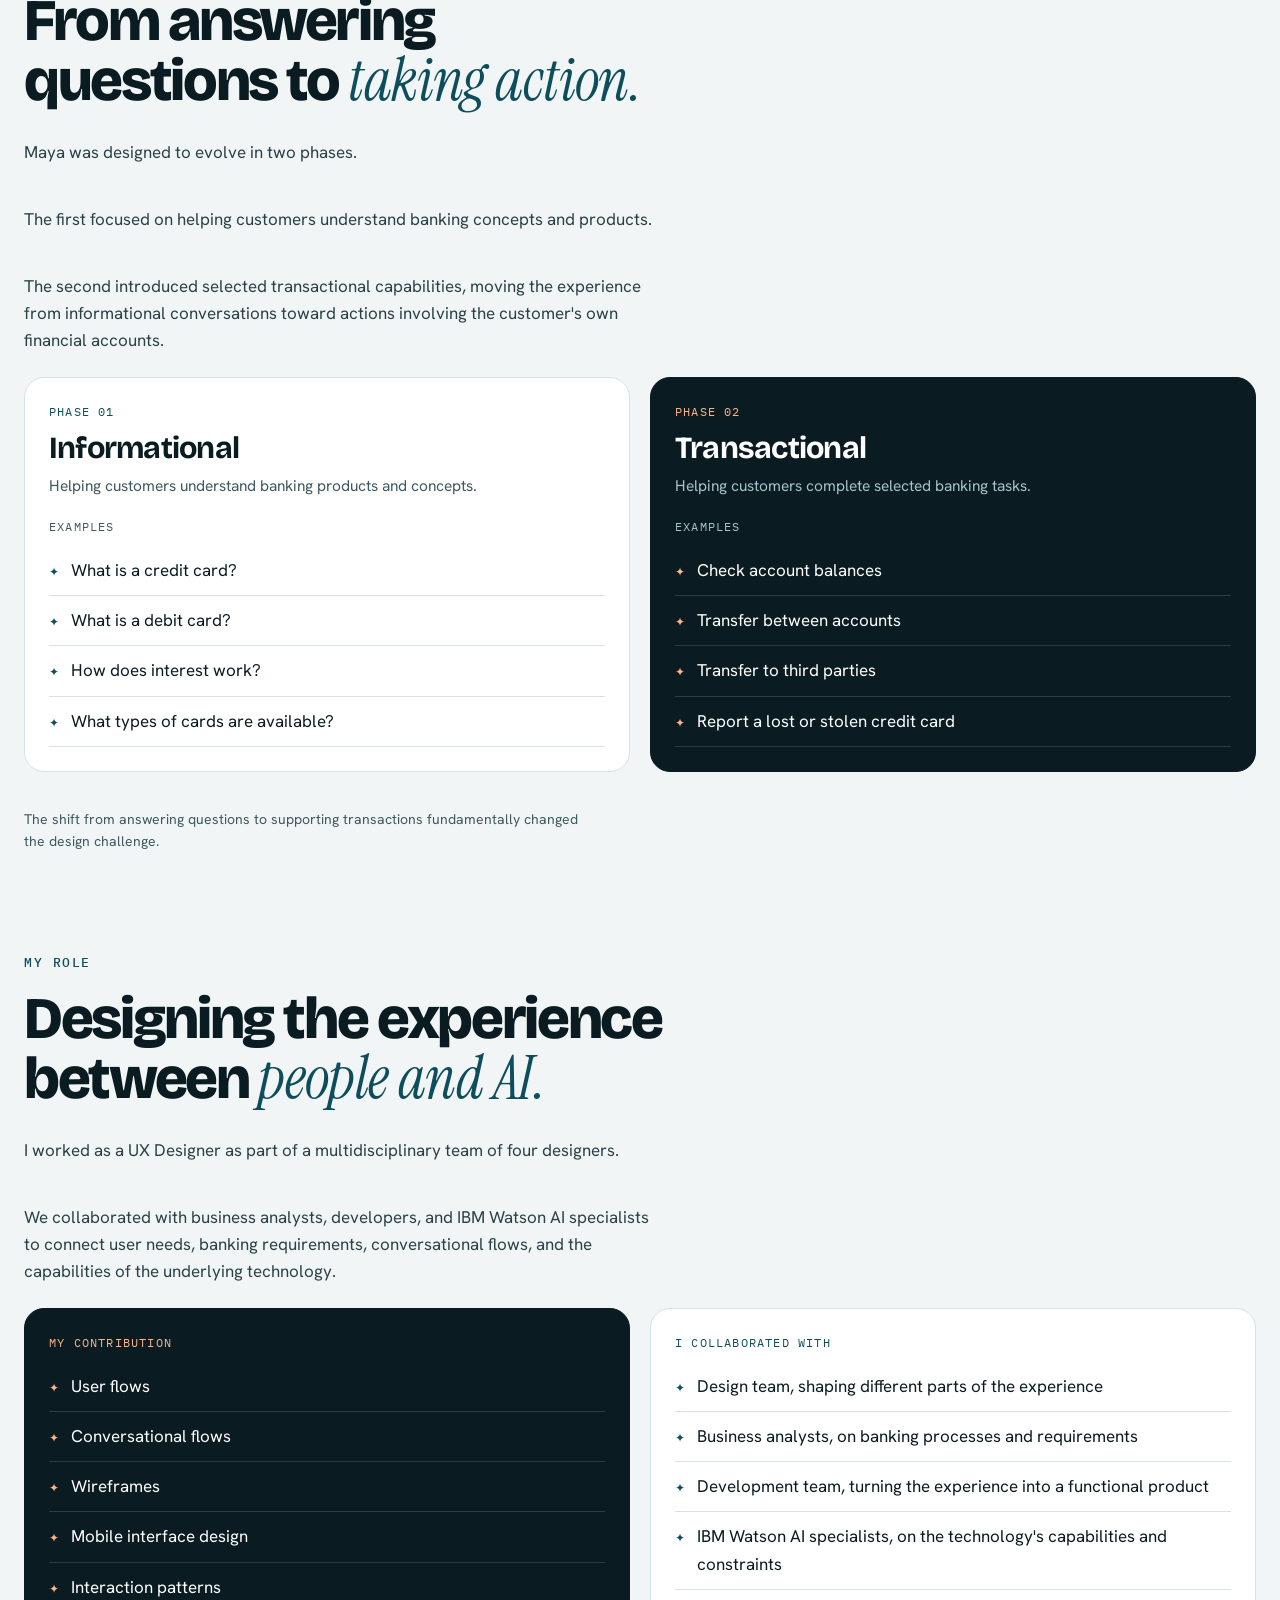
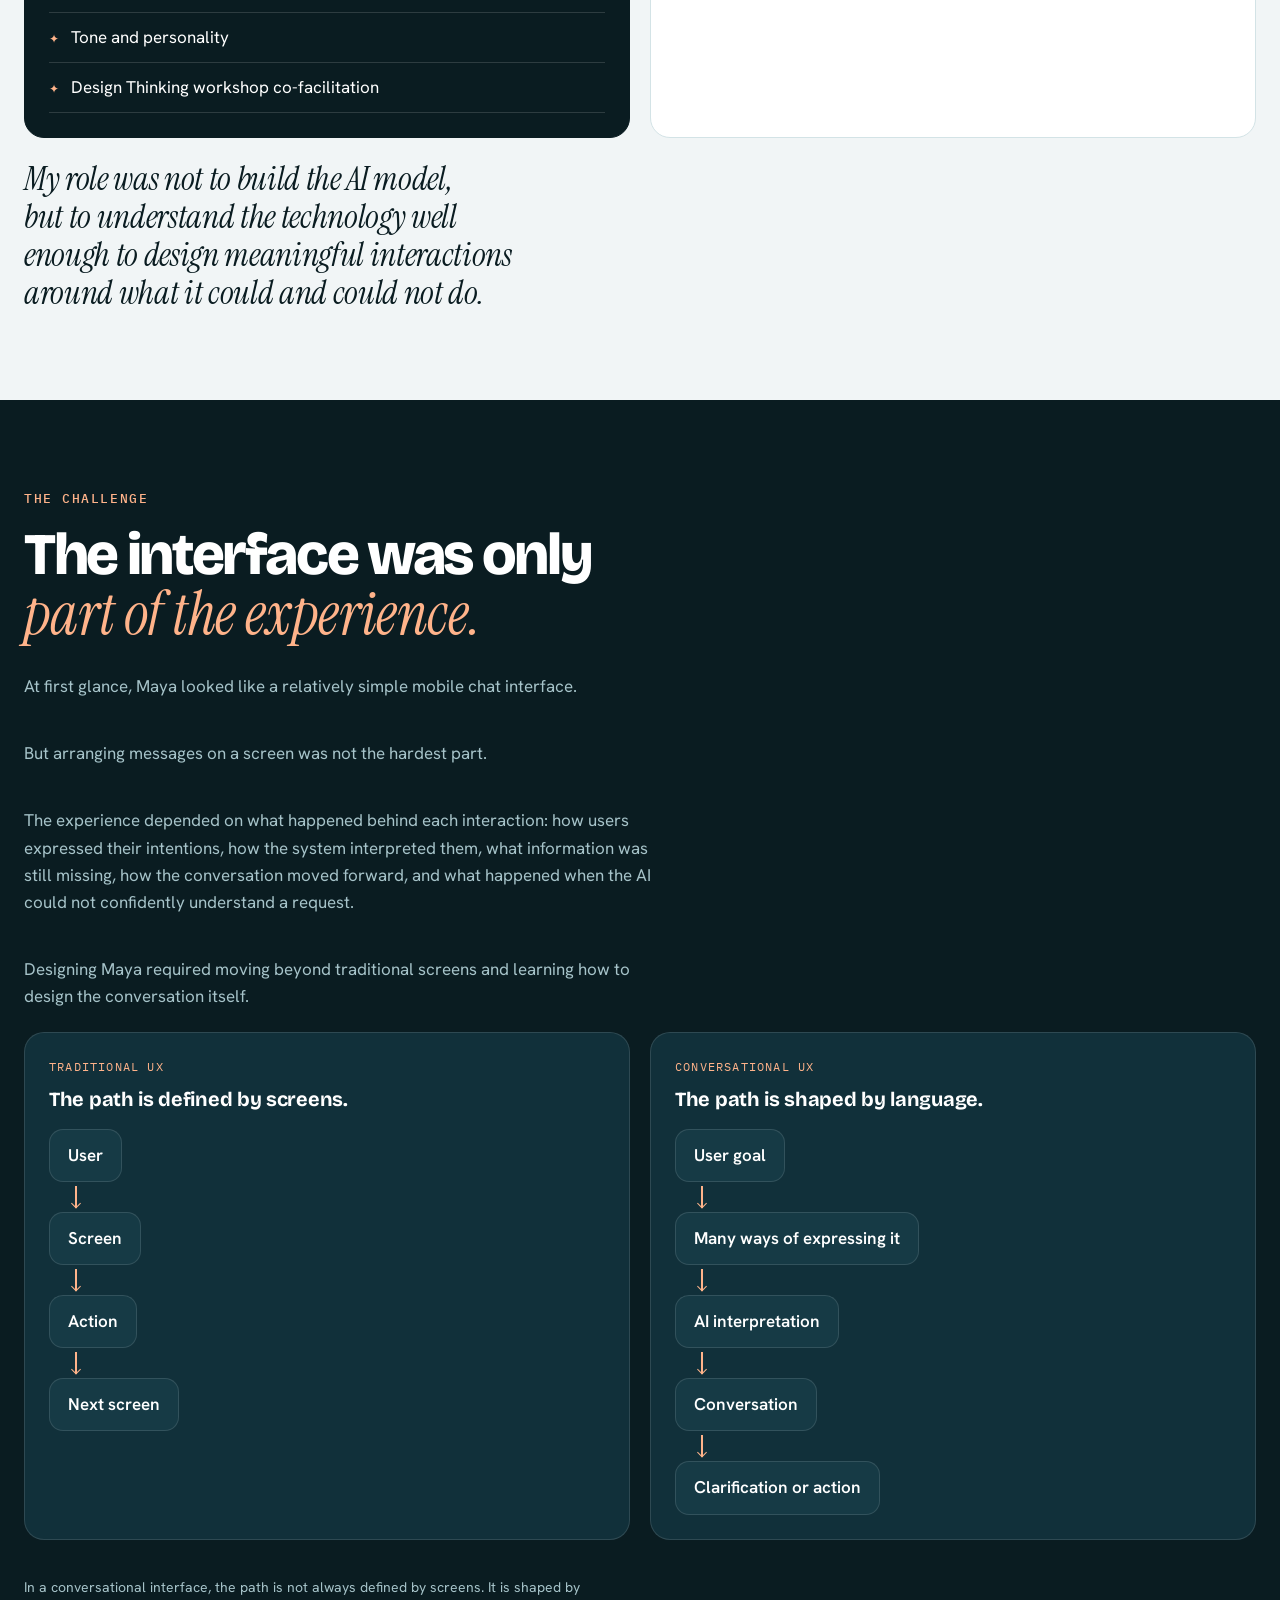
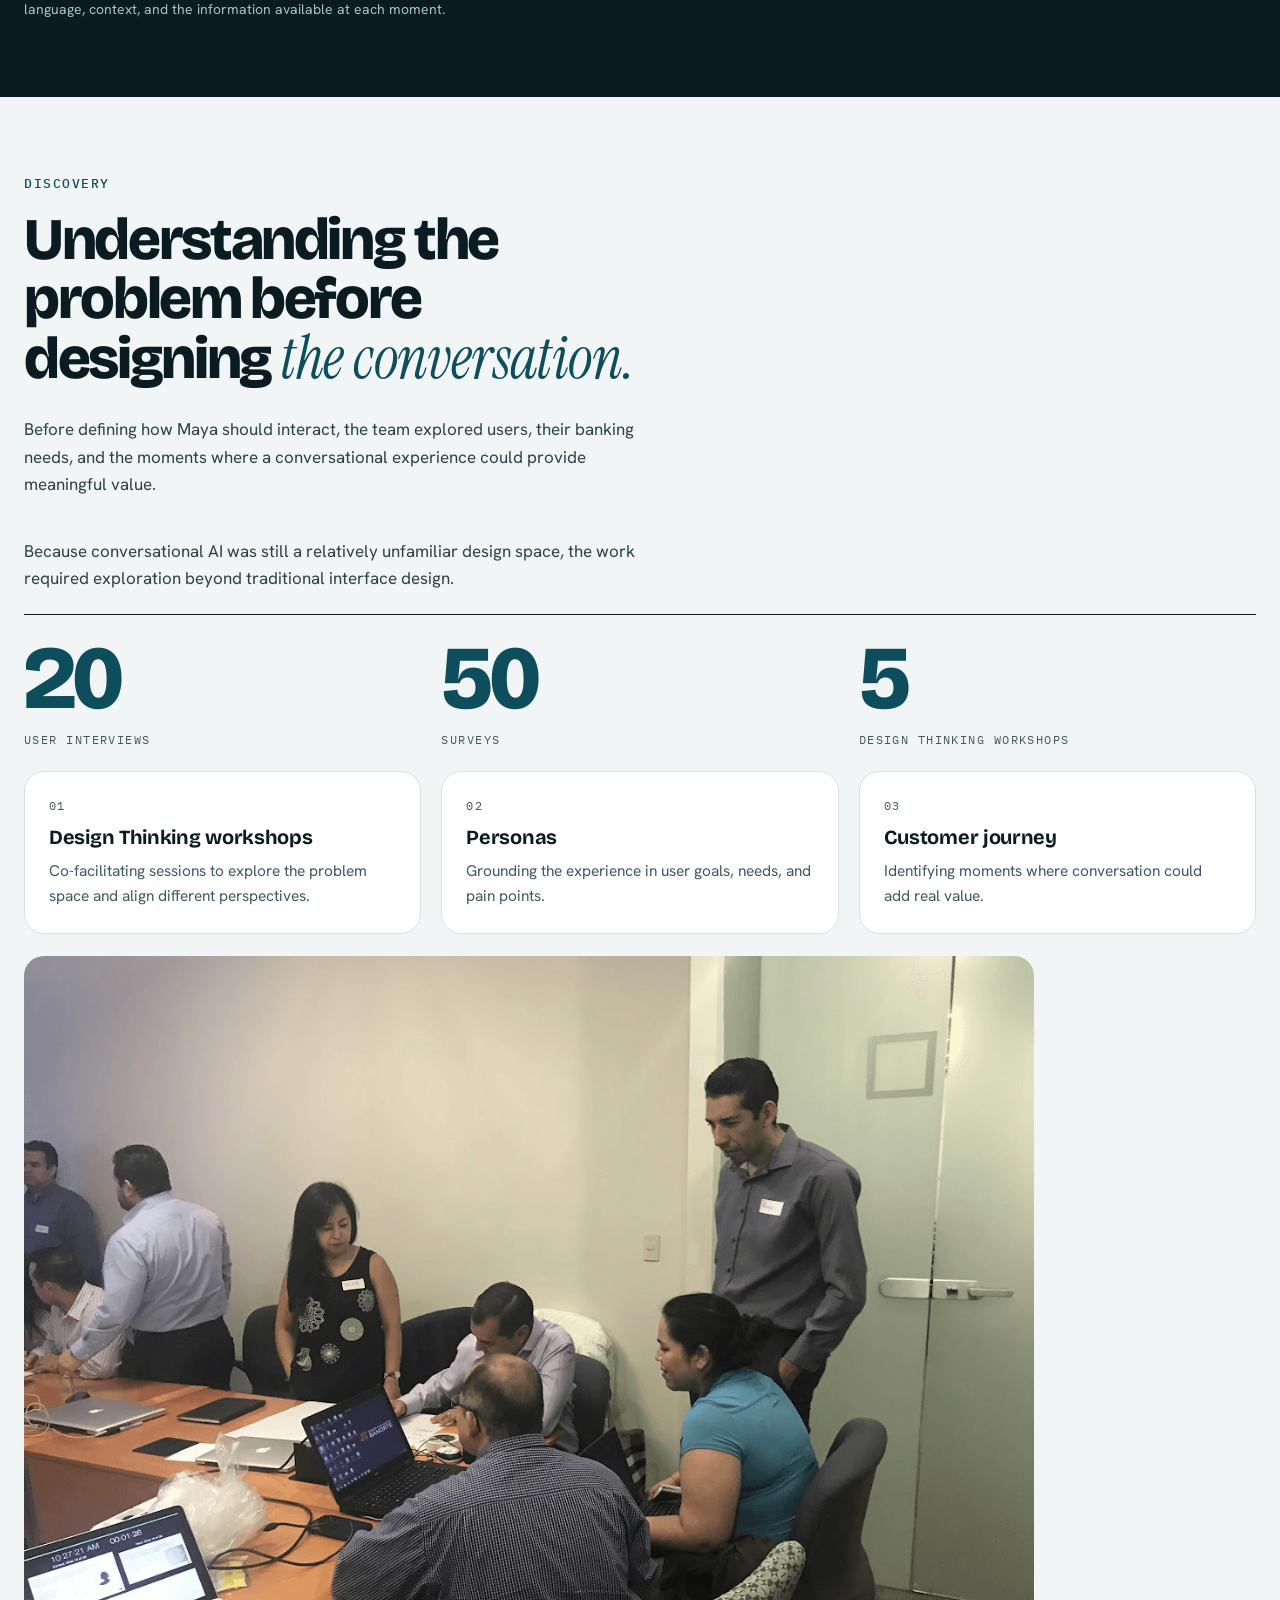
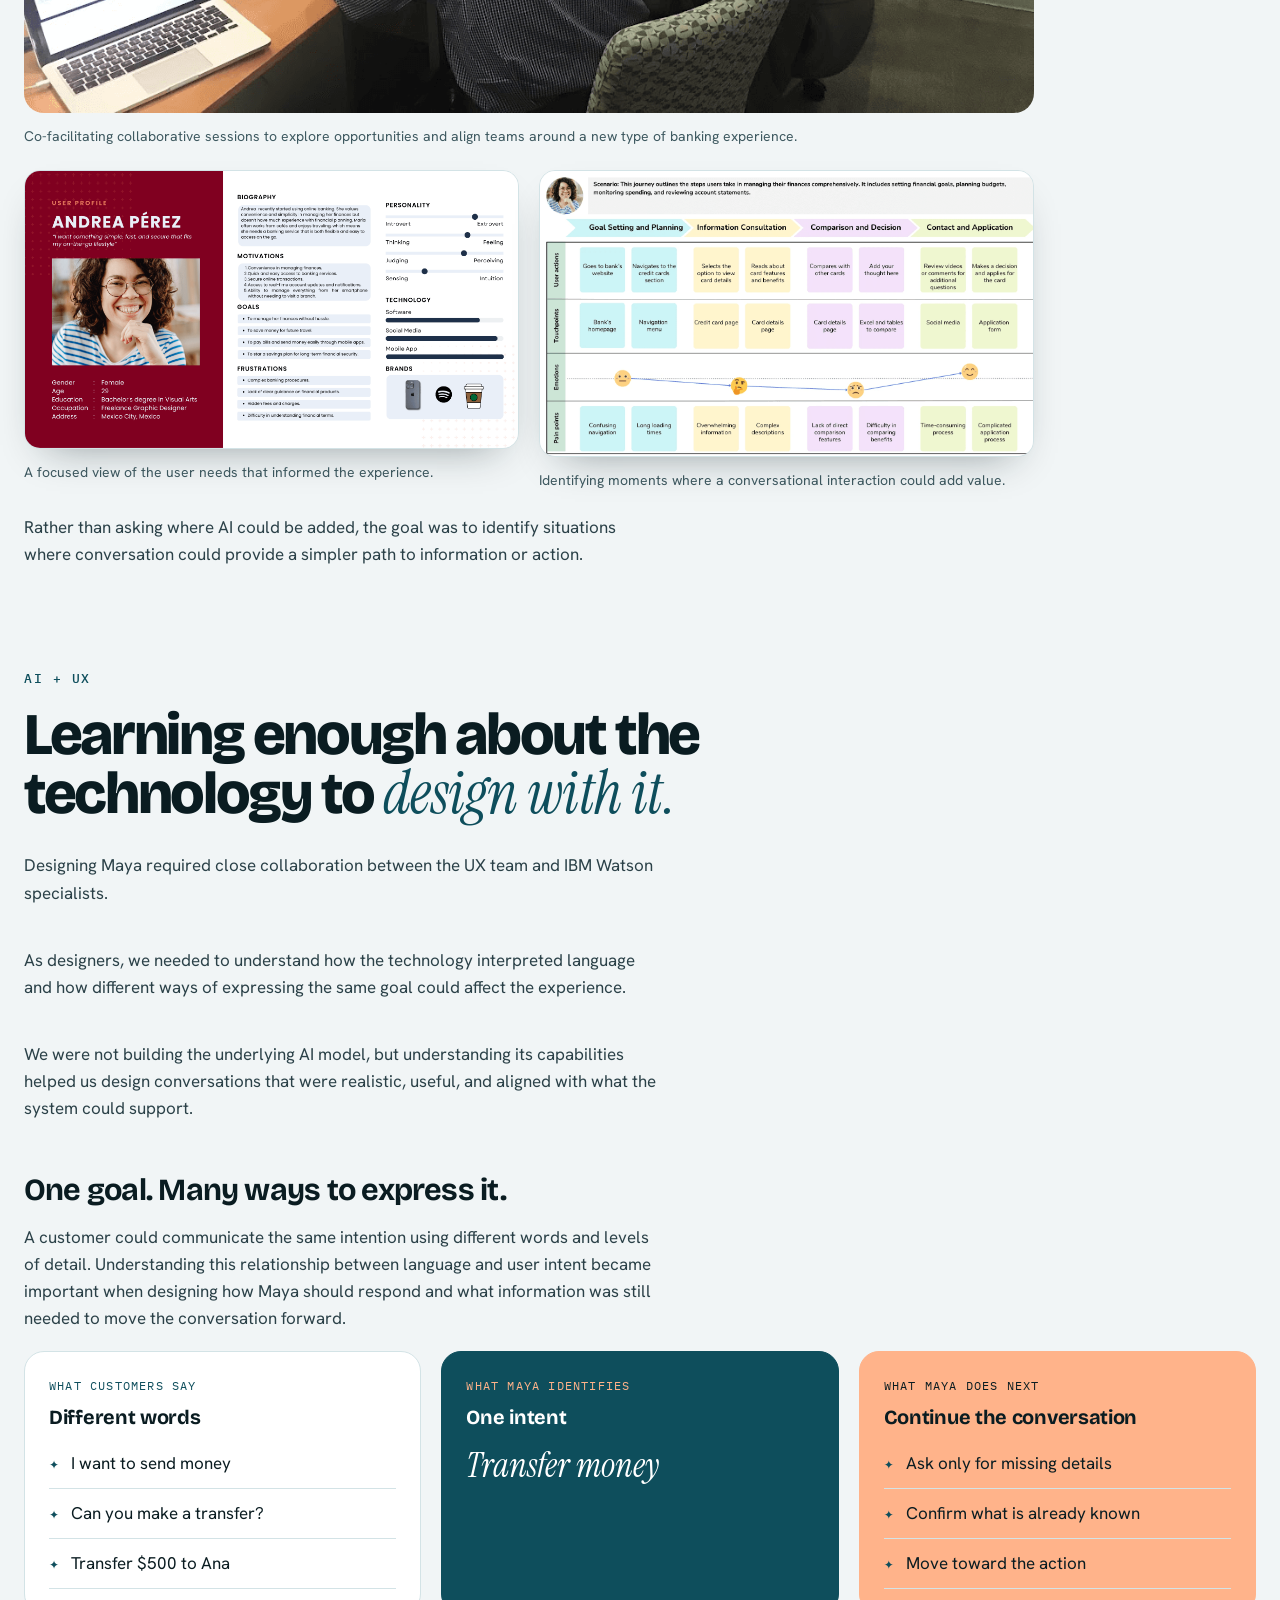
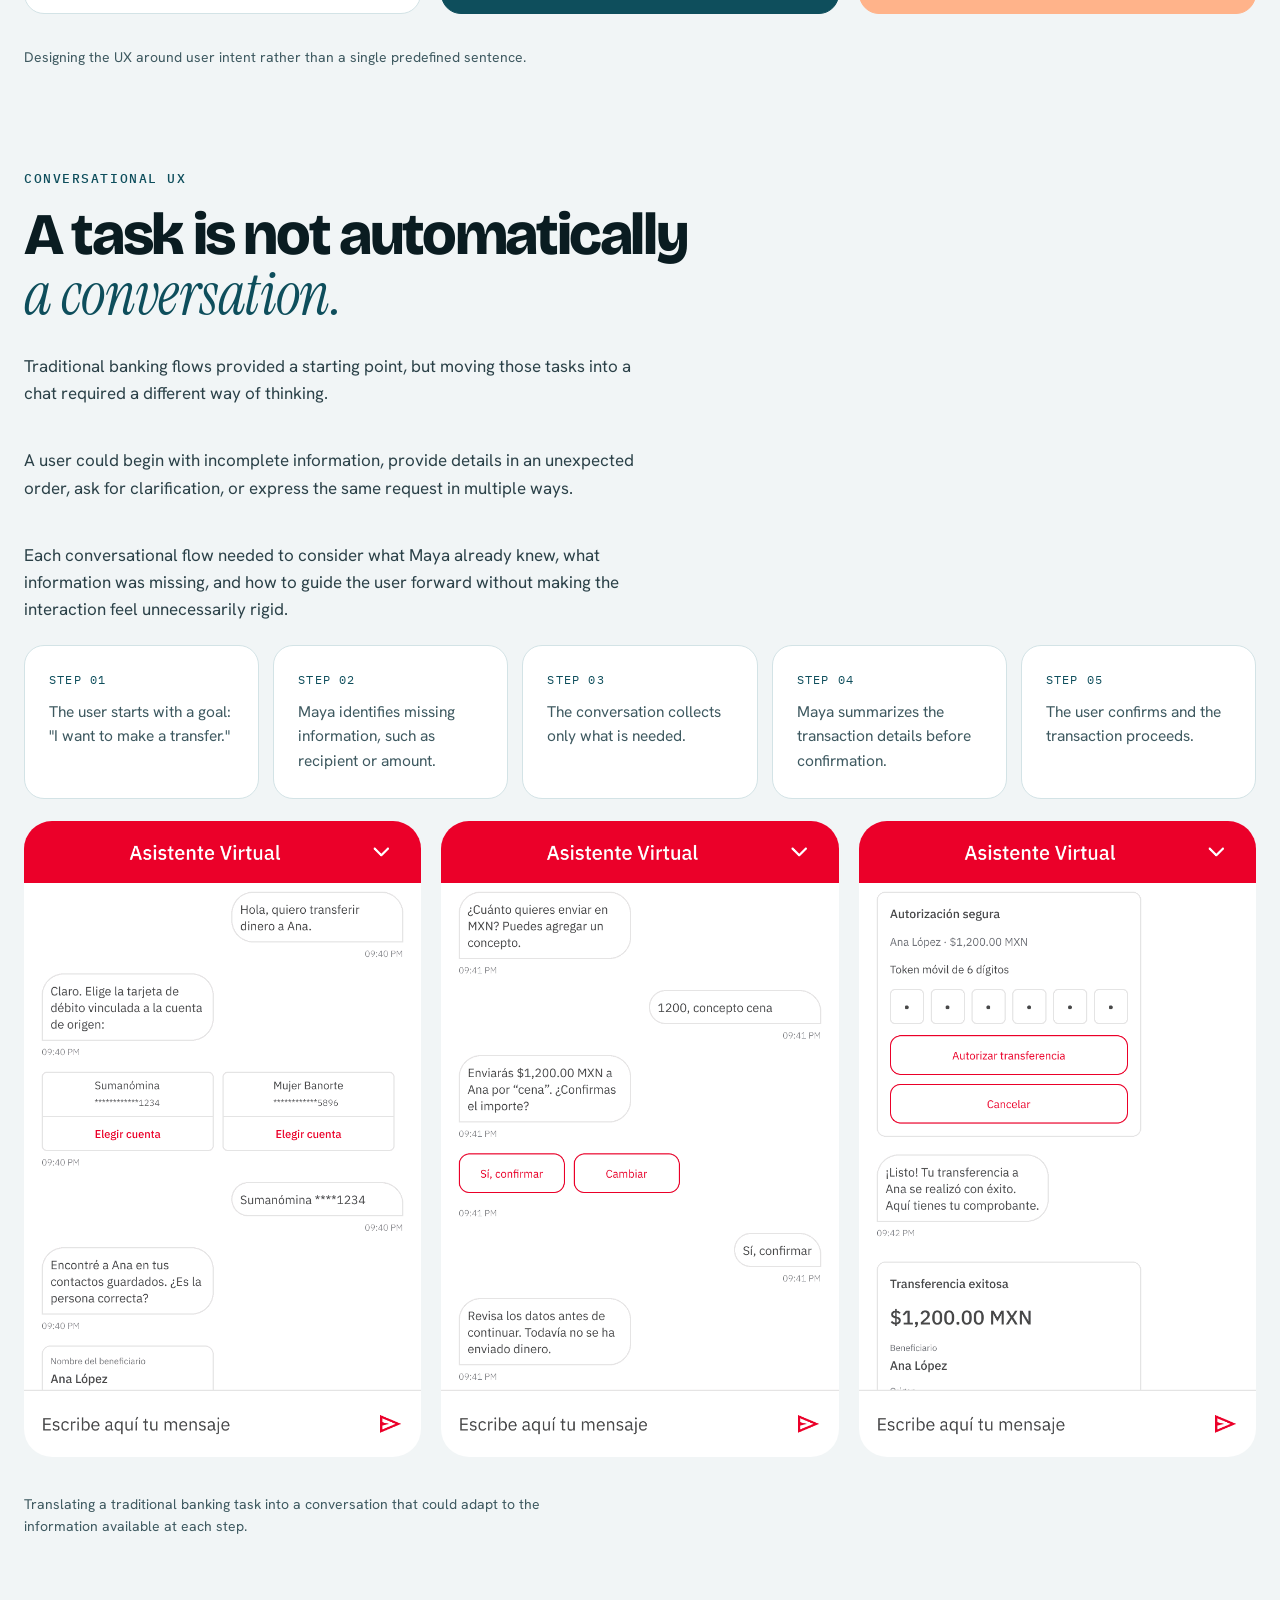
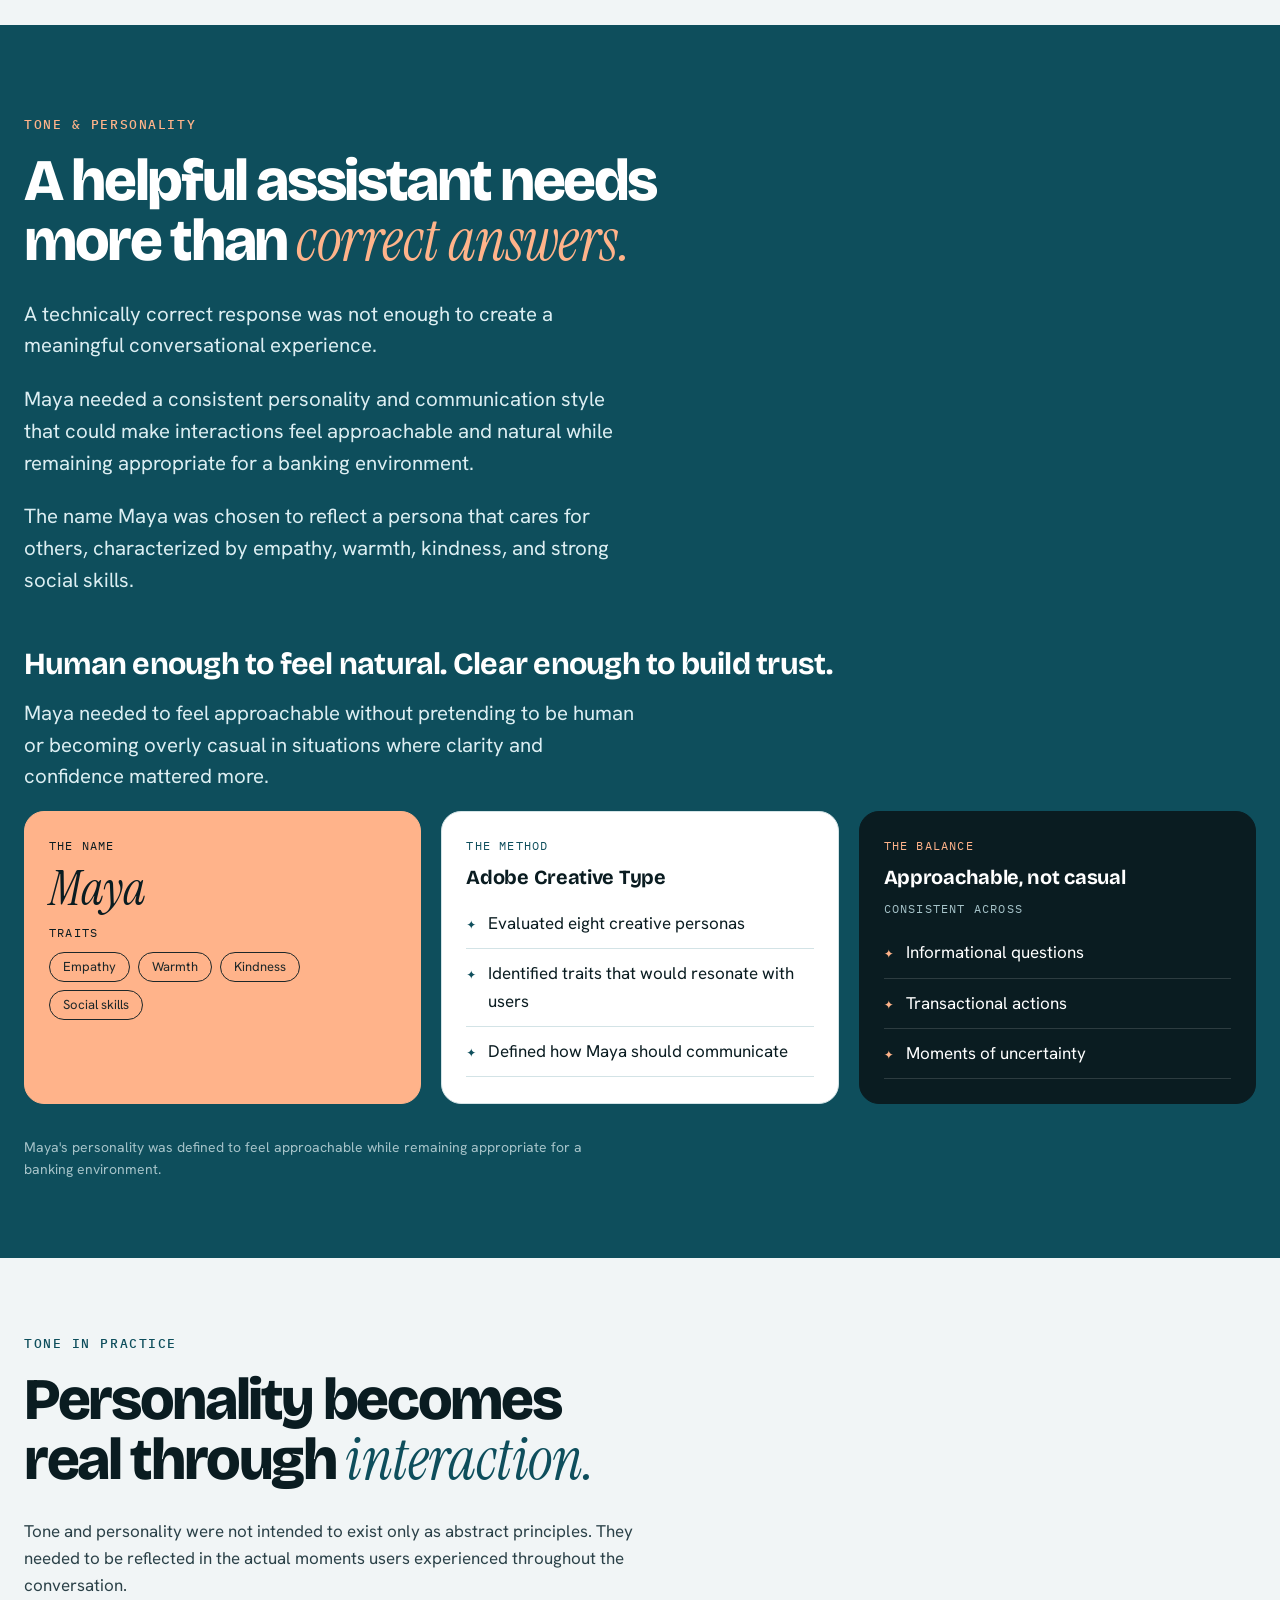
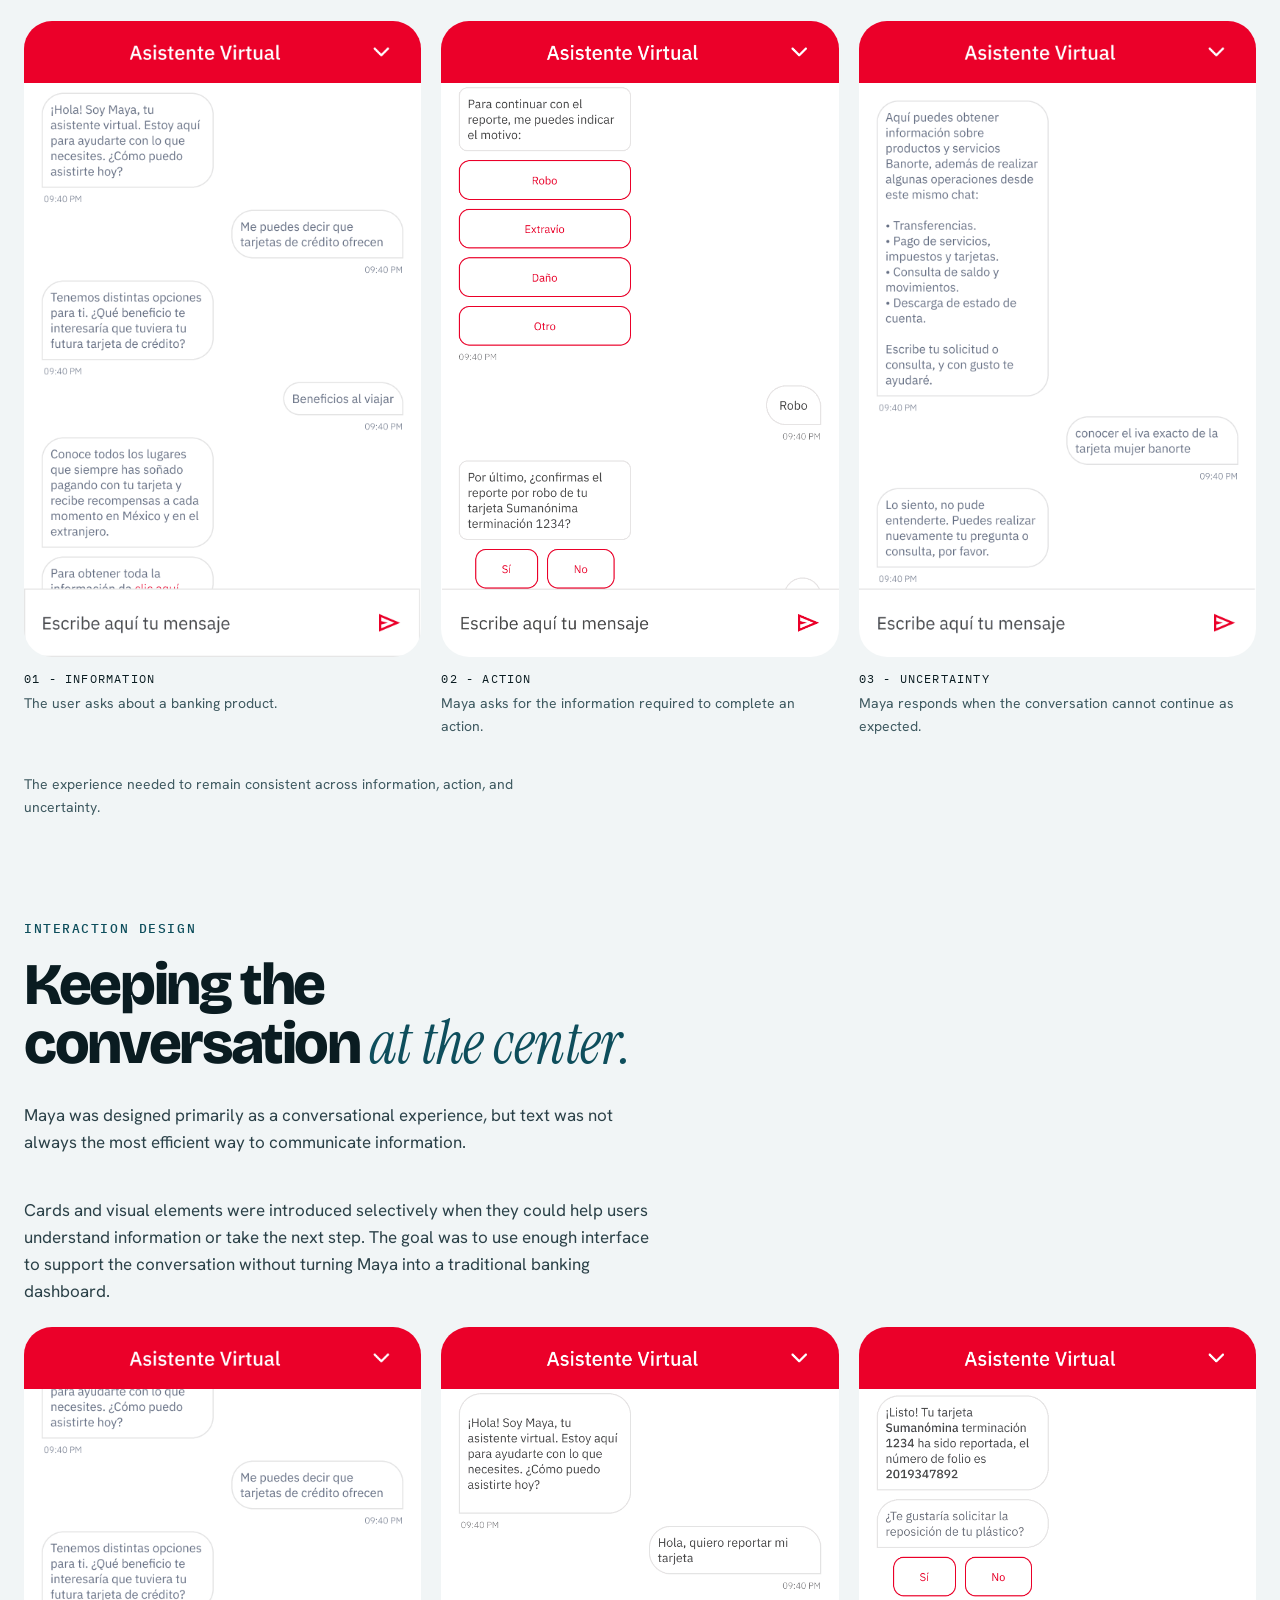
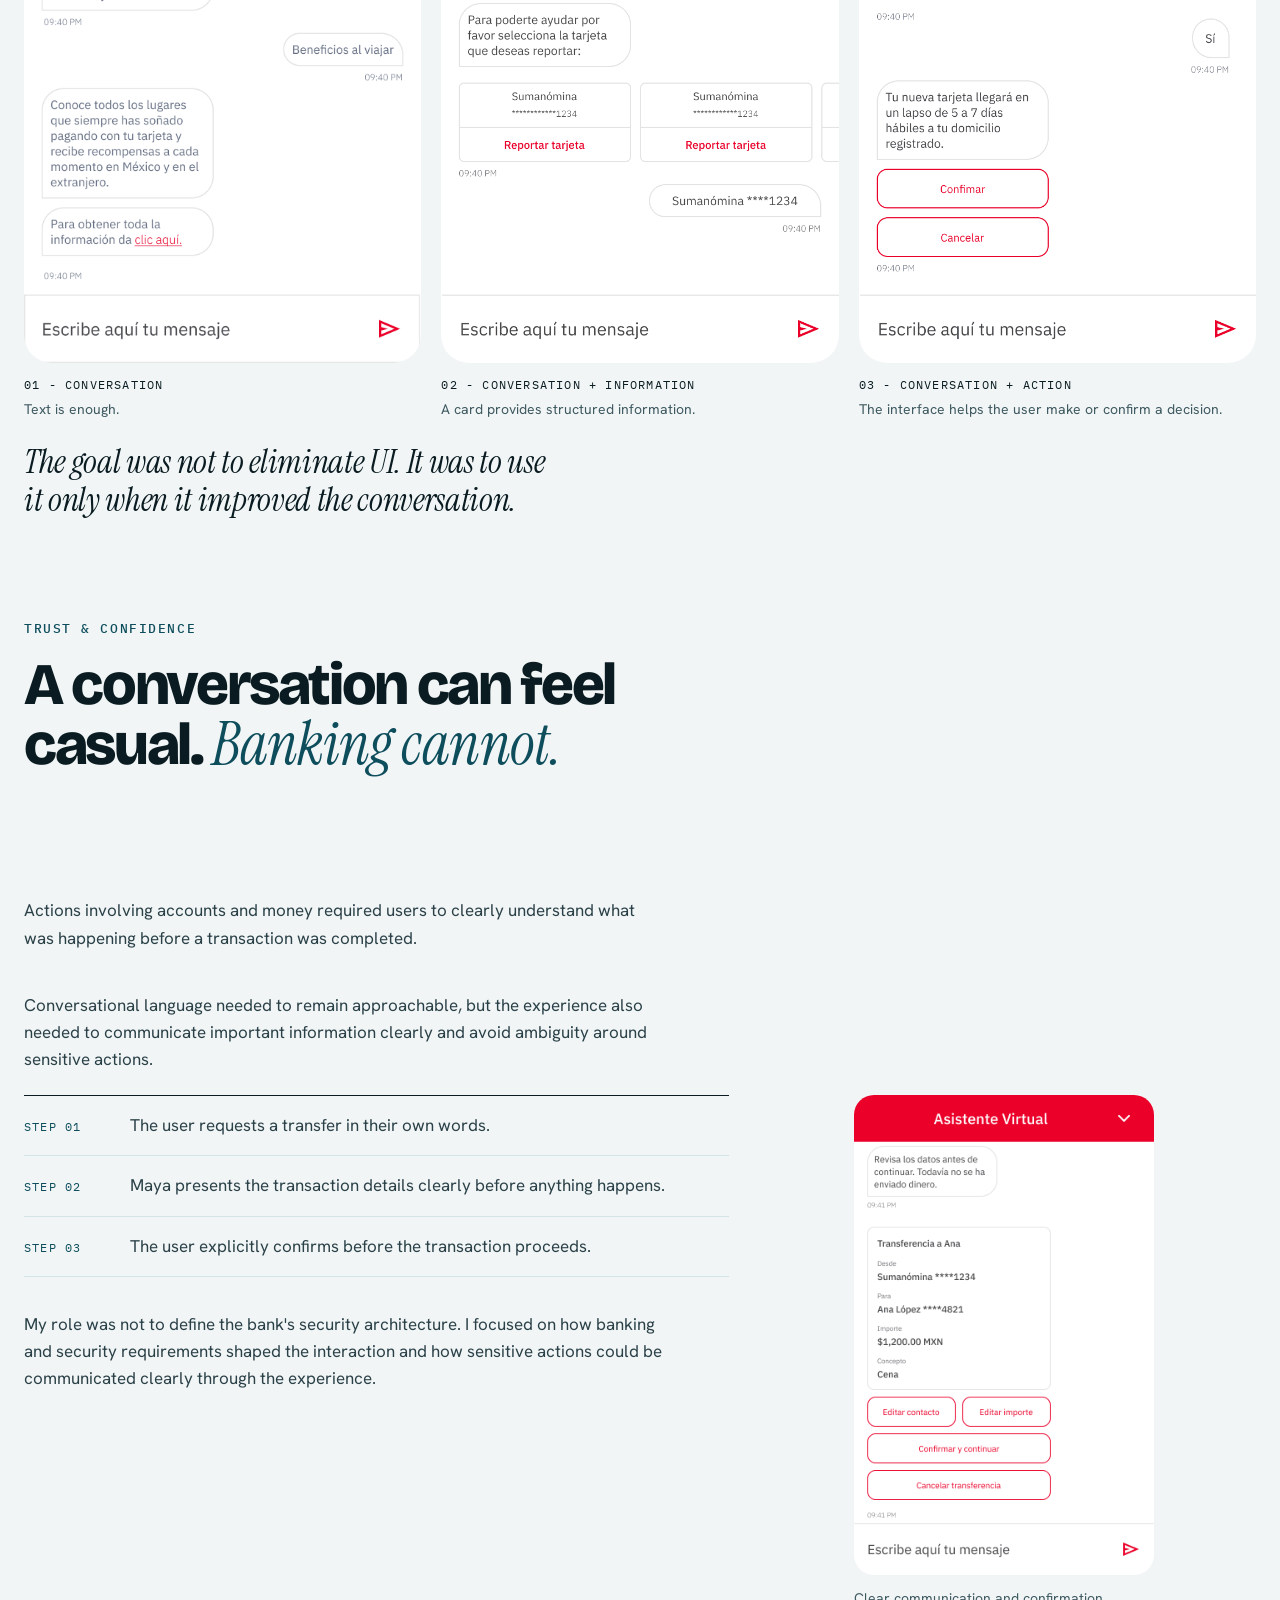
<file: maya.html>
<!doctype html>
<html lang="en">
<head>
<meta charset="utf-8">
<meta name="viewport" content="width=device-width, initial-scale=1, viewport-fit=cover">
<title>Maya Case Study - Lucero Rojas</title>
<meta name="description" content="Designing a conversational banking experience where human needs, UX flows, personality, and AI capabilities came together.">
<meta property="og:title" content="Maya Case Study - Lucero Rojas">
<meta property="og:description" content="Designing a conversational banking experience where human needs, UX flows, personality, and AI capabilities came together.">
<meta property="og:image" content="https://lucerorojasdesign.github.io/assets/img/og-maya.jpg">
<meta property="og:image:width" content="1200">
<meta property="og:image:height" content="630">
<meta property="og:url" content="https://lucerorojasdesign.github.io/work/maya.html">
<meta property="og:type" content="website">
<meta name="twitter:image" content="https://lucerorojasdesign.github.io/assets/img/og-maya.jpg">
<link rel="canonical" href="https://lucerorojasdesign.github.io/work/maya.html">
<meta name="theme-color" content="#0E4E5C">
<meta name="twitter:card" content="summary_large_image">
<link rel="preconnect" href="https://fonts.googleapis.com">
<link rel="preconnect" href="https://fonts.gstatic.com" crossorigin>
<link rel="stylesheet" href="https://fonts.googleapis.com/css2?family=Bricolage+Grotesque:opsz,wght@12..96,500;12..96,700;12..96,800&family=Instrument+Serif:ital@0;1&family=Hanken+Grotesk:wght@400;500;600&family=IBM+Plex+Mono:wght@400;500&display=swap">
<link rel="stylesheet" href="../assets/css/site.css">
</head>
<body class="cs-wide">
<a class="skip" href="#main">Skip to content</a>

<nav class="nav nav--hero" aria-label="Main" data-offset="80">
  <div class="wrap nav__in">
    <a class="logo" href="../index.html" aria-label="Lucero Rojas, home">Lucero<span aria-hidden="true">*</span></a>
    <div class="nav__links">
      <a href="../index.html#work">Work</a>
      <a href="../index.html#about">About</a>
      <a href="https://drive.google.com/file/d/1FefpyBtR9SdfBJnohA6IZ15ghc4XHnws/view?usp=sharing" target="_blank" rel="noopener">Resume ↗</a>
    </div>
    <a class="btn btn--accent btn--sm" href="../index.html#contact">Let’s talk <span class="arr" aria-hidden="true">→</span></a>
  </div>
  <span class="progress" aria-hidden="true"></span>
</nav>

<main id="main">

<header class="cs-hero on-field">
  <div class="wrap cs-hero__in">
    <div class="tag-row">
      <span class="pill pill--fill" style="font-family:var(--f-mono);letter-spacing:.08em">02 - Maya</span>
      <div class="tags-o tags-o--hero"><span>Banorte</span><span>IBM Watson</span></div>
    </div>
    <h1 class="display h1" style="max-width:17ch" data-split>Designing a banking experience where <em>conversation</em> became the interface.</h1>
    <p class="lead" data-reveal>Exploring how conversational UX and IBM Watson could simplify everyday banking interactions while laying the foundation for a future AI-powered banking experience.</p>
    <div class="cs-hero__media cs-hero__phones">
      <figure class="ph ph--phone ph--gold hp hp--side" data-label="Supporting screen"><img src="../assets/img/maya/hero-left.png" alt="Maya informational conversation screen." onerror="this.remove()"></figure>
      <figure class="ph ph--phone ph--dark hp hp--main" data-label="Final screen - transfer conversation"><img src="../assets/img/maya/hero.png" alt="Maya transfer conversation on mobile." onerror="this.remove()"></figure>
      <figure class="ph ph--phone ph--gold hp hp--side" data-label="Supporting screen"><img src="../assets/img/maya/hero-right.png" alt="Maya card report conversation screen." onerror="this.remove()"></figure>
    </div>
  </div>
</header>

<section class="wrap" style="padding-top:56px">
  <dl class="meta" style="--cols:5">
    <div><dt>Client</dt><dd>Banorte</dd></div>
    <div><dt>Role</dt><dd>UX Designer</dd></div>
    <div><dt>Platform</dt><dd>Mobile conversational assistant</dd></div>
    <div><dt>Technology</dt><dd>IBM Watson</dd></div>
    <div><dt>Collaboration</dt><dd>4 Designers, Business Analysts, Development Team, and IBM Watson AI Specialists</dd></div>
  </dl>
</section>

<!-- OVERVIEW -->
<section class="wrap sec">
  <div class="sec__grid">
    <p class="eyebrow sec__label">Overview</p>
    <div class="sec__main">
      <h2 class="h2" data-reveal>A first step toward <em>AI-powered</em> banking.</h2>
      <p class="body" data-reveal>The bank was already an IBM client and was exploring a broader vision for the future of its digital experience: using artificial intelligence to support customers across multiple channels.</p>
      <p class="body" data-reveal>Maya began as the first step toward that vision.</p>
      <p class="body" data-reveal>The initial product focused on a mobile conversational experience where customers could interact with an AI-powered assistant to get information and complete selected banking tasks. Starting with a single channel also created an opportunity to learn how customers interacted with the technology and build a foundation that could potentially expand to other banking channels over time.</p>
    </div>
  </div>
</section>

<!-- VISION -->
<section class="wrap sec">
  <div class="sec__grid">
    <p class="eyebrow sec__label">The vision</p>
    <div class="sec__main">
      <h2 class="h2" data-reveal>Start with a conversation. Learn. <em>Then expand.</em></h2>
      <p class="body" data-reveal>The long-term vision went beyond creating a single chatbot. The mobile experience was intended as an initial environment for exploring how AI could support banking interactions, understanding how users communicated with the system, and learning how the technology could evolve before expanding the experience to additional channels.</p>
      <div class="timeline timeline--4">
        <div class="tile" data-reveal style="--d:0"><span class="mono">01 - Mobile</span><h3 class="h4">The first conversational experience</h3><p>Maya started as a conversational assistant within mobile banking.</p></div>
        <div class="tile" data-reveal style="--d:2"><span class="mono">02 - Learn</span><h3 class="h4">Understand user behavior and AI interactions</h3><p>Observe how customers communicated with the system and where AI could add value.</p></div>
        <div class="tile" data-reveal style="--d:4"><span class="mono">03 - Evolve</span><h3 class="h4">Improve the experience and expand capabilities</h3><p>Use those learnings to refine the experience and support new tasks.</p></div>
        <div class="tile" data-reveal style="--d:6"><span class="mono">04 - Expand</span><h3 class="h4">Potential future use across other banking channels</h3><p>Explore bringing the experience beyond mobile over time.</p></div>
      </div>
      <p class="caption" data-reveal>Maya began as the first step toward a broader AI-powered banking vision.</p>
    </div>
  </div>
</section>

<!-- STRATEGY -->
<section class="wrap sec">
  <div class="sec__grid">
    <p class="eyebrow sec__label">Product strategy</p>
    <div class="sec__main">
      <h2 class="h2" data-reveal>From answering questions to <em>taking action.</em></h2>
      <p class="body" data-reveal>Maya was designed to evolve in two phases.</p>
      <p class="body" data-reveal>The first focused on helping customers understand banking concepts and products.</p>
      <p class="body" data-reveal>The second introduced selected transactional capabilities, moving the experience from informational conversations toward actions involving the customer's own financial accounts.</p>
      <div class="compare">
        <div class="tile" data-reveal><span class="mono">Phase 01</span><h3 class="h3">Informational</h3><p>Helping customers understand banking products and concepts.</p>
          <span class="mono" style="margin-top:8px;color:var(--muted)">Examples</span>
          <ul class="list"><li>What is a credit card?</li><li>What is a debit card?</li><li>How does interest work?</li><li>What types of cards are available?</li></ul>
        </div>
        <div class="tile tile--ink" data-reveal style="--d:1"><span class="mono">Phase 02</span><h3 class="h3">Transactional</h3><p>Helping customers complete selected banking tasks.</p>
          <span class="mono" style="margin-top:8px;color:var(--on-ink-muted)">Examples</span>
          <ul class="list"><li>Check account balances</li><li>Transfer between accounts</li><li>Transfer to third parties</li><li>Report a lost or stolen credit card</li></ul>
        </div>
      </div>
      <p class="caption" data-reveal>The shift from answering questions to supporting transactions fundamentally changed the design challenge.</p>
    </div>
  </div>
</section>

<!-- ROLE -->
<section class="wrap sec">
  <div class="sec__grid">
    <p class="eyebrow sec__label">My role</p>
    <div class="sec__main">
      <h2 class="h2" data-reveal>Designing the experience between <em>people and AI.</em></h2>
      <p class="body" data-reveal>I worked as a UX Designer as part of a multidisciplinary team of four designers.</p>
      <p class="body" data-reveal>We collaborated with business analysts, developers, and IBM Watson AI specialists to connect user needs, banking requirements, conversational flows, and the capabilities of the underlying technology.</p>
      <div class="listcols">
        <div class="tile tile--ink" data-reveal><span class="mono">My contribution</span>
          <ul class="list"><li>User flows</li><li>Conversational flows</li><li>Wireframes</li><li>Mobile interface design</li><li>Interaction patterns</li><li>Tone and personality</li><li>Design Thinking workshop co-facilitation</li></ul>
        </div>
        <div class="tile" data-reveal style="--d:1"><span class="mono">I collaborated with</span>
          <ul class="list"><li>Design team, shaping different parts of the experience</li><li>Business analysts, on banking processes and requirements</li><li>Development team, turning the experience into a functional product</li><li>IBM Watson AI specialists, on the technology's capabilities and constraints</li></ul>
        </div>
      </div>
      <p class="pull" style="font-size:clamp(24px,2.6vw,36px)" data-reveal>My role was not to build the AI model, but to understand the technology well enough to design meaningful interactions around what it could and could not do.</p>
    </div>
  </div>
</section>

<!-- CHALLENGE -->
<section class="on-ink sec--band">
  <div class="wrap" style="padding-top:112px">
    <div class="sec__grid">
      <p class="eyebrow eyebrow--accent sec__label">The challenge</p>
      <div class="sec__main">
        <h2 class="h2" data-reveal>The interface was only <em>part of the experience.</em></h2>
        <p class="body" data-reveal>At first glance, Maya looked like a relatively simple mobile chat interface.</p>
        <p class="body" data-reveal>But arranging messages on a screen was not the hardest part.</p>
        <p class="body" data-reveal>The experience depended on what happened behind each interaction: how users expressed their intentions, how the system interpreted them, what information was still missing, how the conversation moved forward, and what happened when the AI could not confidently understand a request.</p>
        <p class="body" data-reveal>Designing Maya required moving beyond traditional screens and learning how to design the conversation itself.</p>
        <div class="compare">
          <div class="tile" data-reveal><span class="mono">Traditional UX</span><h3 class="h4">The path is defined by screens.</h3>
            <div class="flow" style="margin-top:8px"><div>User</div><i></i><div>Screen</div><i></i><div>Action</div><i></i><div>Next screen</div></div>
          </div>
          <div class="tile" data-reveal style="--d:1"><span class="mono">Conversational UX</span><h3 class="h4">The path is shaped by language.</h3>
            <div class="flow flow--hl" style="margin-top:8px"><div>User goal</div><i></i><div>Many ways of expressing it</div><i></i><div>AI interpretation</div><i></i><div>Conversation</div><i></i><div>Clarification or action</div></div>
          </div>
        </div>
        <p class="caption" data-reveal>In a conversational interface, the path is not always defined by screens. It is shaped by language, context, and the information available at each moment.</p>
      </div>
    </div>
  </div>
</section>

<!-- DISCOVERY -->
<section class="wrap sec">
  <div class="sec__grid">
    <p class="eyebrow sec__label">Discovery</p>
    <div class="sec__main">
      <h2 class="h2" data-reveal>Understanding the problem before designing <em>the conversation.</em></h2>
      <p class="body" data-reveal>Before defining how Maya should interact, the team explored users, their banking needs, and the moments where a conversational experience could provide meaningful value.</p>
      <p class="body" data-reveal>Because conversational AI was still a relatively unfamiliar design space, the work required exploration beyond traditional interface design.</p>
      <div class="stats" style="--n:3">
        <div class="stat"><big data-count="20">20</big><span>User interviews</span></div>
        <div class="stat"><big data-count="50">50</big><span>Surveys</span></div>
        <div class="stat"><big data-count="5">5</big><span>Design Thinking workshops</span></div>
      </div>
      <div class="grid3">
        <div class="tile" data-reveal style="--d:0"><span class="num">01</span><h3 class="h4">Design Thinking workshops</h3><p>Co-facilitating sessions to explore the problem space and align different perspectives.</p></div>
        <div class="tile" data-reveal style="--d:1"><span class="num">02</span><h3 class="h4">Personas</h3><p>Grounding the experience in user goals, needs, and pain points.</p></div>
        <div class="tile" data-reveal style="--d:2"><span class="num">03</span><h3 class="h4">Customer journey</h3><p>Identifying moments where conversation could add real value.</p></div>
      </div>
      <figure class="fig fig--wide" data-reveal="scale"><div class="ph ph--43" data-label="Workshop photo"><img src="../assets/img/maya/workshop.png" alt="Design Thinking workshop session with the Maya team." loading="lazy" onerror="this.remove()"></div><figcaption>Co-facilitating collaborative sessions to explore opportunities and align teams around a new type of banking experience.</figcaption></figure>
      <div class="grid2 fig--wide">
        <figure class="fig" data-reveal><div class="ph ph--169 ph--contain" data-label="Persona"><img src="../assets/img/maya/persona.png" alt="Maya persona summarizing user goals, needs, and pain points." loading="lazy" onerror="this.remove()"></div><figcaption>A focused view of the user needs that informed the experience.</figcaption></figure>
        <figure class="fig" data-reveal style="--d:1"><div class="ph ph--169 ph--contain" data-label="Customer journey"><img src="../assets/img/maya/journey.png" alt="Customer journey section highlighting where conversation could add value." loading="lazy" onerror="this.remove()"></div><figcaption>Identifying moments where a conversational interaction could add value.</figcaption></figure>
      </div>
      <p class="body" data-reveal>Rather than asking where AI could be added, the goal was to identify situations where conversation could provide a simpler path to information or action.</p>
    </div>
  </div>
</section>

<!-- AI + UX -->
<section class="wrap sec">
  <div class="sec__grid">
    <p class="eyebrow sec__label">AI + UX</p>
    <div class="sec__main">
      <h2 class="h2" data-reveal>Learning enough about the technology to <em>design with it.</em></h2>
      <p class="body" data-reveal>Designing Maya required close collaboration between the UX team and IBM Watson specialists.</p>
      <p class="body" data-reveal>As designers, we needed to understand how the technology interpreted language and how different ways of expressing the same goal could affect the experience.</p>
      <p class="body" data-reveal>We were not building the underlying AI model, but understanding its capabilities helped us design conversations that were realistic, useful, and aligned with what the system could support.</p>
      <div class="sub">
        <h3 class="h3" data-reveal>One goal. Many ways to express it.</h3>
        <p class="body" data-reveal>A customer could communicate the same intention using different words and levels of detail. Understanding this relationship between language and user intent became important when designing how Maya should respond and what information was still needed to move the conversation forward.</p>
        <div class="grid3">
          <div class="tile" data-reveal style="--d:0"><span class="mono">What customers say</span><h4 class="h4">Different words</h4>
            <ul class="list"><li>I want to send money</li><li>Can you make a transfer?</li><li>Transfer $500 to Ana</li></ul></div>
          <div class="tile tile--field" data-reveal style="--d:2"><span class="mono">What Maya identifies</span><h4 class="h4">One intent</h4>
            <p style="font-family:var(--f-serif);font-style:italic;font-size:34px;color:#fff;line-height:1.1;margin-top:8px">Transfer money</p></div>
          <div class="tile tile--gold" data-reveal style="--d:4"><span class="mono">What Maya does next</span><h4 class="h4">Continue the conversation</h4>
            <ul class="list"><li>Ask only for missing details</li><li>Confirm what is already known</li><li>Move toward the action</li></ul></div>
        </div>
        <p class="caption" data-reveal>Designing the UX around user intent rather than a single predefined sentence.</p>
      </div>
    </div>
  </div>
</section>

<!-- CONVERSATIONAL UX -->
<section class="wrap sec">
  <div class="sec__grid">
    <p class="eyebrow sec__label">Conversational UX</p>
    <div class="sec__main">
      <h2 class="h2" data-reveal>A task is not automatically <em>a conversation.</em></h2>
      <p class="body" data-reveal>Traditional banking flows provided a starting point, but moving those tasks into a chat required a different way of thinking.</p>
      <p class="body" data-reveal>A user could begin with incomplete information, provide details in an unexpected order, ask for clarification, or express the same request in multiple ways.</p>
      <p class="body" data-reveal>Each conversational flow needed to consider what Maya already knew, what information was missing, and how to guide the user forward without making the interaction feel unnecessarily rigid.</p>
      <div class="grid5">
        <div class="tile" data-reveal style="--d:0"><span class="mono">Step 01</span><p>The user starts with a goal: "I want to make a transfer."</p></div>
        <div class="tile" data-reveal style="--d:1"><span class="mono">Step 02</span><p>Maya identifies missing information, such as recipient or amount.</p></div>
        <div class="tile" data-reveal style="--d:2"><span class="mono">Step 03</span><p>The conversation collects only what is needed.</p></div>
        <div class="tile" data-reveal style="--d:3"><span class="mono">Step 04</span><p>Maya summarizes the transaction details before confirmation.</p></div>
        <div class="tile" data-reveal style="--d:4"><span class="mono">Step 05</span><p>The user confirms and the transaction proceeds.</p></div>
      </div>
      <div class="phone-row">
        <figure class="ph ph--phone" data-reveal style="--d:0" data-label="Transfer 1 - goal"><img src="../assets/img/maya/transfer-1.png" alt="Maya transfer flow: the user states the goal." loading="lazy" onerror="this.remove()"></figure>
        <figure class="ph ph--phone" data-reveal style="--d:2" data-label="Transfer 2 - missing details"><img src="../assets/img/maya/transfer-2.png" alt="Maya transfer flow: Maya asks for missing details." loading="lazy" onerror="this.remove()"></figure>
        <figure class="ph ph--phone" data-reveal style="--d:4" data-label="Transfer 3 - confirmation"><img src="../assets/img/maya/transfer-3.png" alt="Maya transfer flow: summary and confirmation." loading="lazy" onerror="this.remove()"></figure>
      </div>
      <p class="caption" data-reveal>Translating a traditional banking task into a conversation that could adapt to the information available at each step.</p>
    </div>
  </div>
</section>

<!-- TONE -->
<section class="on-field sec--band">
  <div class="wrap" style="padding-top:112px">
    <div class="sec__grid">
      <p class="eyebrow eyebrow--accent sec__label">Tone &amp; personality</p>
      <div class="sec__main">
        <h2 class="h2" data-reveal>A helpful assistant needs more than <em>correct answers.</em></h2>
        <p class="lead" data-reveal>A technically correct response was not enough to create a meaningful conversational experience.</p>
        <p class="lead" data-reveal>Maya needed a consistent personality and communication style that could make interactions feel approachable and natural while remaining appropriate for a banking environment.</p>
        <p class="lead" data-reveal>The name Maya was chosen to reflect a persona that cares for others, characterized by empathy, warmth, kindness, and strong social skills.</p>
        <div class="sub">
          <h3 class="h3" style="color:#fff" data-reveal>Human enough to feel natural. Clear enough to build trust.</h3>
          <p class="lead" data-reveal>Maya needed to feel approachable without pretending to be human or becoming overly casual in situations where clarity and confidence mattered more.</p>
          <div class="grid3">
            <div class="tile tile--gold" data-reveal style="--d:0"><span class="mono">The name</span><p style="font-family:var(--f-serif);font-style:italic;font-size:48px;line-height:1;color:var(--ink)">Maya</p>
              <span class="mono">Traits</span><div class="pills"><span class="pill">Empathy</span><span class="pill">Warmth</span><span class="pill">Kindness</span><span class="pill">Social skills</span></div></div>
            <div class="tile" data-reveal style="--d:1"><span class="mono">The method</span><h4 class="h4">Adobe Creative Type</h4>
              <ul class="list"><li>Evaluated eight creative personas</li><li>Identified traits that would resonate with users</li><li>Defined how Maya should communicate</li></ul></div>
            <div class="tile tile--ink" data-reveal style="--d:2"><span class="mono">The balance</span><h4 class="h4">Approachable, not casual</h4>
              <span class="mono" style="color:var(--on-ink-muted)">Consistent across</span>
              <ul class="list"><li>Informational questions</li><li>Transactional actions</li><li>Moments of uncertainty</li></ul></div>
          </div>
          <p class="caption" data-reveal>Maya's personality was defined to feel approachable while remaining appropriate for a banking environment.</p>
        </div>
      </div>
    </div>
  </div>
</section>

<!-- TONE IN PRACTICE -->
<section class="wrap sec">
  <div class="sec__grid">
    <p class="eyebrow sec__label">Tone in practice</p>
    <div class="sec__main">
      <h2 class="h2" data-reveal>Personality becomes real through <em>interaction.</em></h2>
      <p class="body" data-reveal>Tone and personality were not intended to exist only as abstract principles. They needed to be reflected in the actual moments users experienced throughout the conversation.</p>
      <div class="phone-row">
        <figure class="fig" data-reveal style="--d:0"><div class="ph ph--phone" data-label="Information"><img src="../assets/img/maya/tone-information.png" alt="Maya answering an informational question about a banking product." loading="lazy" onerror="this.remove()"></div><figcaption><span class="mono">01 - Information</span>The user asks about a banking product.</figcaption></figure>
        <figure class="fig" data-reveal style="--d:2"><div class="ph ph--phone" data-label="Action"><img src="../assets/img/maya/tone-action.png" alt="Maya asking for the information required to complete an action." loading="lazy" onerror="this.remove()"></div><figcaption><span class="mono">02 - Action</span>Maya asks for the information required to complete an action.</figcaption></figure>
        <figure class="fig" data-reveal style="--d:4"><div class="ph ph--phone" data-label="Uncertainty"><img src="../assets/img/maya/tone-uncertainty.png" alt="Maya responding when the conversation cannot continue as expected." loading="lazy" onerror="this.remove()"></div><figcaption><span class="mono">03 - Uncertainty</span>Maya responds when the conversation cannot continue as expected.</figcaption></figure>
      </div>
      <p class="caption" data-reveal>The experience needed to remain consistent across information, action, and uncertainty.</p>
    </div>
  </div>
</section>

<!-- INTERACTION DESIGN -->
<section class="wrap sec">
  <div class="sec__grid">
    <p class="eyebrow sec__label">Interaction design</p>
    <div class="sec__main">
      <h2 class="h2" data-reveal>Keeping the conversation <em>at the center.</em></h2>
      <p class="body" data-reveal>Maya was designed primarily as a conversational experience, but text was not always the most efficient way to communicate information.</p>
      <p class="body" data-reveal>Cards and visual elements were introduced selectively when they could help users understand information or take the next step. The goal was to use enough interface to support the conversation without turning Maya into a traditional banking dashboard.</p>
      <div class="phone-row">
        <figure class="fig" data-reveal style="--d:0"><div class="ph ph--phone" data-label="Conversation"><img src="../assets/img/maya/ui-conversation.png" alt="Text-only Maya conversation." loading="lazy" onerror="this.remove()"></div><figcaption><span class="mono">01 - Conversation</span>Text is enough.</figcaption></figure>
        <figure class="fig" data-reveal style="--d:2"><div class="ph ph--phone" data-label="Conversation + information"><img src="../assets/img/maya/ui-information.png" alt="Maya conversation with an information card." loading="lazy" onerror="this.remove()"></div><figcaption><span class="mono">02 - Conversation + information</span>A card provides structured information.</figcaption></figure>
        <figure class="fig" data-reveal style="--d:4"><div class="ph ph--phone" data-label="Conversation + action"><img src="../assets/img/maya/ui-action.png" alt="Maya conversation with an action to confirm a decision." loading="lazy" onerror="this.remove()"></div><figcaption><span class="mono">03 - Conversation + action</span>The interface helps the user make or confirm a decision.</figcaption></figure>
      </div>
      <p class="pull" style="font-size:clamp(24px,2.6vw,36px)" data-reveal>The goal was not to eliminate UI. It was to use it only when it improved the conversation.</p>
    </div>
  </div>
</section>

<!-- TRUST -->
<section class="wrap sec">
  <div class="sec__grid">
    <p class="eyebrow sec__label">Trust &amp; confidence</p>
    <div class="sec__main">
      <h2 class="h2" data-reveal>A conversation can feel casual. <em>Banking cannot.</em></h2>
      <p class="body" data-reveal>The challenge changed as Maya moved from informational conversations toward financial transactions.</p>
      <p class="body" data-reveal>Actions involving accounts and money required users to clearly understand what was happening before a transaction was completed.</p>
      <p class="body" data-reveal>Conversational language needed to remain approachable, but the experience also needed to communicate important information clearly and avoid ambiguity around sensitive actions.</p>
      <div class="compare compare--media compare--top">
        <div>
        <ol class="steps-line" data-reveal>
          <li><span class="mono">Step 01</span><p>The user requests a transfer in their own words.</p></li>
          <li><span class="mono">Step 02</span><p>Maya presents the transaction details clearly before anything happens.</p></li>
          <li><span class="mono">Step 03</span><p>The user explicitly confirms before the transaction proceeds.</p></li>
        </ol>
        <p class="body" style="margin-top:20px" data-reveal>My role was not to define the bank's security architecture. I focused on how banking and security requirements shaped the interaction and how sensitive actions could be communicated clearly through the experience.</p>
        </div>
        <figure class="fig" data-reveal="scale"><div class="ph ph--phone" style="max-width:300px;margin:0 auto" data-label="Confirmation"><img src="../assets/img/maya/trust.png" alt="Maya transaction summary and explicit confirmation before a transfer." loading="lazy" onerror="this.remove()"></div><figcaption style="max-width:300px;margin:12px auto 0">Clear communication and confirmation become especially important when a conversational experience moves from information to financial action.</figcaption></figure>
      </div>
    </div>
  </div>
</section>

<!-- REALITY -->
<section class="on-ink sec--band">
  <div class="wrap" style="padding-top:112px">
    <div class="sec__grid">
      <p class="eyebrow eyebrow--accent sec__label">Designing for reality</p>
      <div class="sec__main">
        <h2 class="h2" data-reveal>The ideal conversation is not always <em>the possible conversation.</em></h2>
        <p class="body" data-reveal>Designing Maya also meant working within the capabilities and limitations of the technology.</p>
        <p class="body" data-reveal>Users could ask unexpected questions, provide incomplete information, or communicate in ways the system could not confidently interpret. The UX needed to account for those moments and help users recover when the expected path was no longer possible.</p>
        <div class="compare">
          <div class="tile" data-reveal><span class="mono">When Maya understands</span><h3 class="h4">The conversation continues.</h3>
            <div class="flow" style="margin-top:8px"><div>User input</div><i></i><div>AI understands</div><i></i><div>Continue</div></div></div>
          <div class="tile" data-reveal style="--d:1"><span class="mono">When confidence is low</span><h3 class="h4">The conversation recovers.</h3>
            <div class="flow flow--hl" style="margin-top:8px"><div>User input</div><i></i><div>Not enough confidence</div><i></i><div>Ask for clarification</div><i></i><div>Or guide the user elsewhere</div></div></div>
        </div>
        <p class="caption" data-reveal>Designing not only for successful conversations, but also for moments where the system needed help, clarification, or recovery.</p>
      </div>
    </div>
  </div>
</section>

<!-- PRODUCT -->
<section class="wrap sec">
  <div class="sec__grid">
    <p class="eyebrow sec__label">The product</p>
    <div class="sec__main">
      <h2 class="h2" data-reveal>What Maya could help <em>customers do.</em></h2>
      <p class="body" data-reveal>Maya brought together informational and transactional interactions in a mobile conversational experience.</p>
      <div class="phone-row phone-row--4">
        <figure class="fig" data-reveal style="--d:0"><div class="ph ph--phone ph--gold" data-label="Learn"><img src="../assets/img/maya/learn.png" alt="Maya explaining a banking product." loading="lazy" onerror="this.remove()"></div><figcaption><span class="mono">Learn</span>Understand banking products and financial concepts.</figcaption></figure>
        <figure class="fig" data-reveal style="--d:1"><div class="ph ph--phone" data-label="Check"><img src="../assets/img/maya/check.png" alt="Maya showing account and balance information." loading="lazy" onerror="this.remove()"></div><figcaption><span class="mono">Check</span>Access account and balance information.</figcaption></figure>
        <figure class="fig" data-reveal style="--d:2"><div class="ph ph--phone ph--gold" data-label="Transfer"><img src="../assets/img/maya/transfer.png" alt="Maya transferring money between accounts." loading="lazy" onerror="this.remove()"></div><figcaption><span class="mono">Transfer</span>Move money between accounts or to third parties.</figcaption></figure>
        <figure class="fig" data-reveal style="--d:3"><div class="ph ph--phone" data-label="Report"><img src="../assets/img/maya/report.png" alt="Maya reporting a lost or stolen credit card." loading="lazy" onerror="this.remove()"></div><figcaption><span class="mono">Report</span>Report a lost or stolen credit card.</figcaption></figure>
      </div>
    </div>
  </div>
</section>

<!-- ITERATION -->
<section class="wrap sec">
  <div class="sec__grid">
    <p class="eyebrow sec__label">Iteration</p>
    <div class="sec__main">
      <h2 class="h2" data-reveal>Designing the behavior before <em>polishing the interface.</em></h2>
      <p class="body" data-reveal>Because the complexity of Maya lived primarily in the interaction rather than the visual interface, early wireframes helped explore how conversations, supporting UI, and user actions could work together before refining the final experience.</p>
      <div class="phone-row phone-row--pair">
        <figure class="fig" data-reveal><div class="ph ph--phone" data-label="Wireframe"><img src="../assets/img/maya/wireframe.png" alt="Early Maya wireframe exploring conversational behavior." loading="lazy" onerror="this.remove()"></div><figcaption><span class="mono">Wireframe</span>Exploring the conversational behavior first.</figcaption></figure>
        <figure class="fig" data-reveal style="--d:2"><div class="ph ph--phone ph--gold" data-label="Refined interface"><img src="../assets/img/maya/refined.png" alt="Refined Maya interface matching the wireframe." loading="lazy" onerror="this.remove()"></div><figcaption><span class="mono">Refined interface</span>Then refining the visual experience.</figcaption></figure>
      </div>
    </div>
  </div>
</section>

<!-- OUTCOME -->
<section class="wrap sec">
  <div class="sec__grid">
    <p class="eyebrow sec__label">Outcome</p>
    <div class="sec__main">
      <h2 class="h2" data-reveal>Exploring a new way to interact with <em>banking services.</em></h2>
      <div class="outcomes">
        <div class="tile" data-reveal style="--d:0"><span class="num">01</span><h3 class="h4">Conversation became a new interaction model</h3><p>The project explored how selected banking tasks could move beyond traditional menus and navigation into a conversational experience.</p></div>
        <div class="tile" data-reveal style="--d:1"><span class="num">02</span><h3 class="h4">UX and AI had to be designed together</h3><p>Understanding the capabilities of IBM Watson became an essential part of shaping realistic conversational flows.</p></div>
        <div class="tile" data-reveal style="--d:2"><span class="num">03</span><h3 class="h4">The assistant required a product personality</h3><p>Tone, language, interaction patterns, and supporting UI all contributed to how Maya was experienced.</p></div>
        <div class="tile" data-reveal style="--d:3"><span class="num">04</span><h3 class="h4">A foundation for future learning</h3><p>Starting with a mobile conversational experience created an environment for exploring how AI could support banking interactions and potentially evolve into a broader multichannel experience.</p></div>
      </div>
    </div>
  </div>
</section>

<!-- REFLECTION -->
<section class="on-field sec--band">
  <div class="wrap" style="padding-top:112px">
    <div class="sec__grid">
      <p class="eyebrow eyebrow--accent sec__label">Reflection</p>
      <div class="sec__main">
        <h2 class="h2" data-reveal>What Maya taught me about <em>designing with AI.</em></h2>
        <p class="lead" data-reveal>Maya taught me that designing with AI is not primarily about designing an interface for the technology. The real challenge is understanding where technology can support a user and translating those capabilities into interactions that feel clear, useful, and human.</p>
        <p class="lead" data-reveal>It also changed the way I thought about user flows. In a traditional interface, designers can control much of the path through navigation and screens. In a conversational experience, users can enter the interaction from many different directions.</p>
        <p class="lead" data-reveal>Designing for that uncertainty required thinking beyond screens and focusing on intent, context, language, personality, and recovery.</p>
        <p class="lead" data-reveal>While the technology behind Maya has evolved significantly since the project began, the core design challenge remains relevant:</p>
        <p class="pull" data-reveal>How do we make intelligent systems useful without making users adapt to the technology?</p>
      </div>
    </div>
  </div>
</section>

<section class="wrap" style="padding-top:112px;padding-bottom:112px">
  <h2 class="h2" data-reveal>Explore more <em>work.</em></h2>
  <div class="next">
    <a href="srap.html"><span class="mono">03 - SRAP</span><span class="h3">Digitizing cancer reporting without disrupting the people doing the work. →</span></a>
    <a href="iofacturo.html"><span class="mono">01 - ioFacturo</span><span class="h3">Turning patches into a product. →</span></a>
  </div>
  <p style="margin-top:32px"><a class="ulink" href="../index.html#work">Back to selected work <span aria-hidden="true">→</span></a></p>
</section>

</main>

<footer class="footer">
  <div class="wrap footer__in">
    <span>Lucero Rojas, Product Designer</span>
    <span>© 2026</span>
  </div>
</footer>
<script src="../assets/js/site.js"></script>
</body>
</html>
</file>
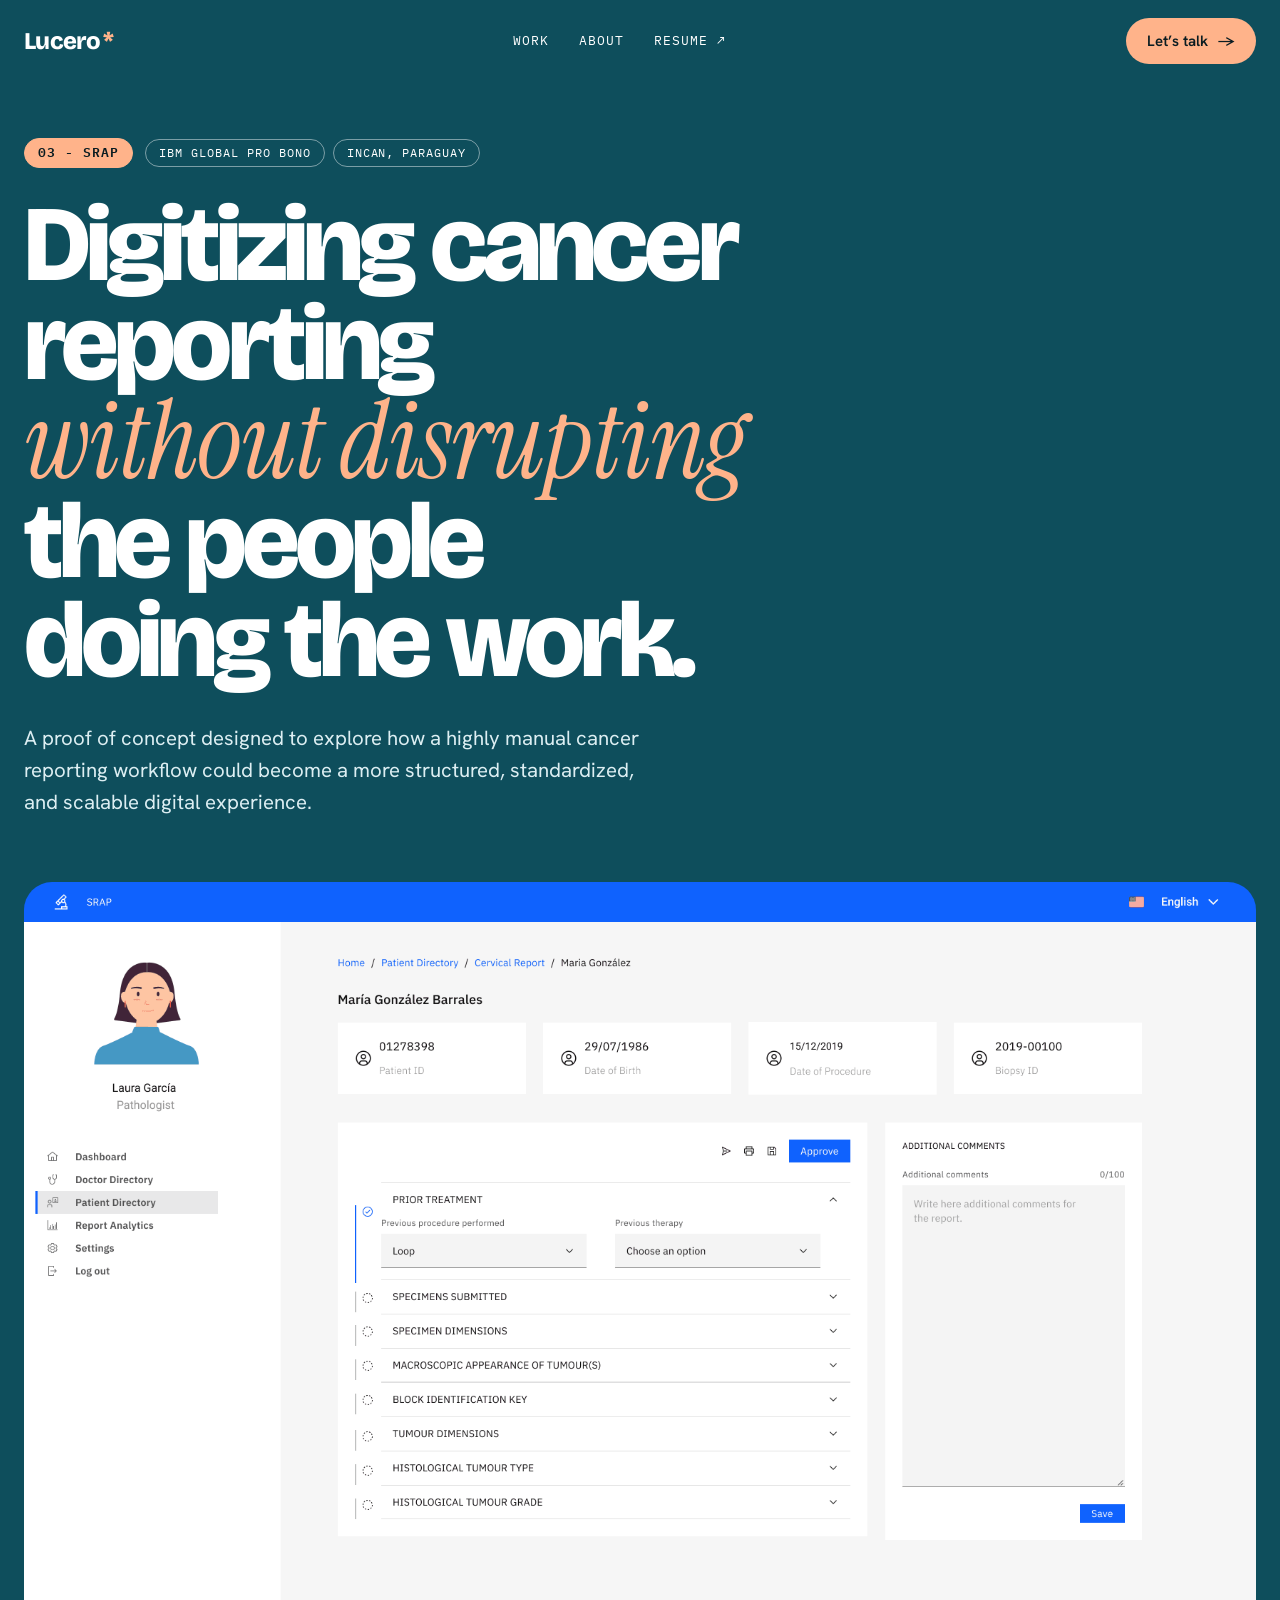
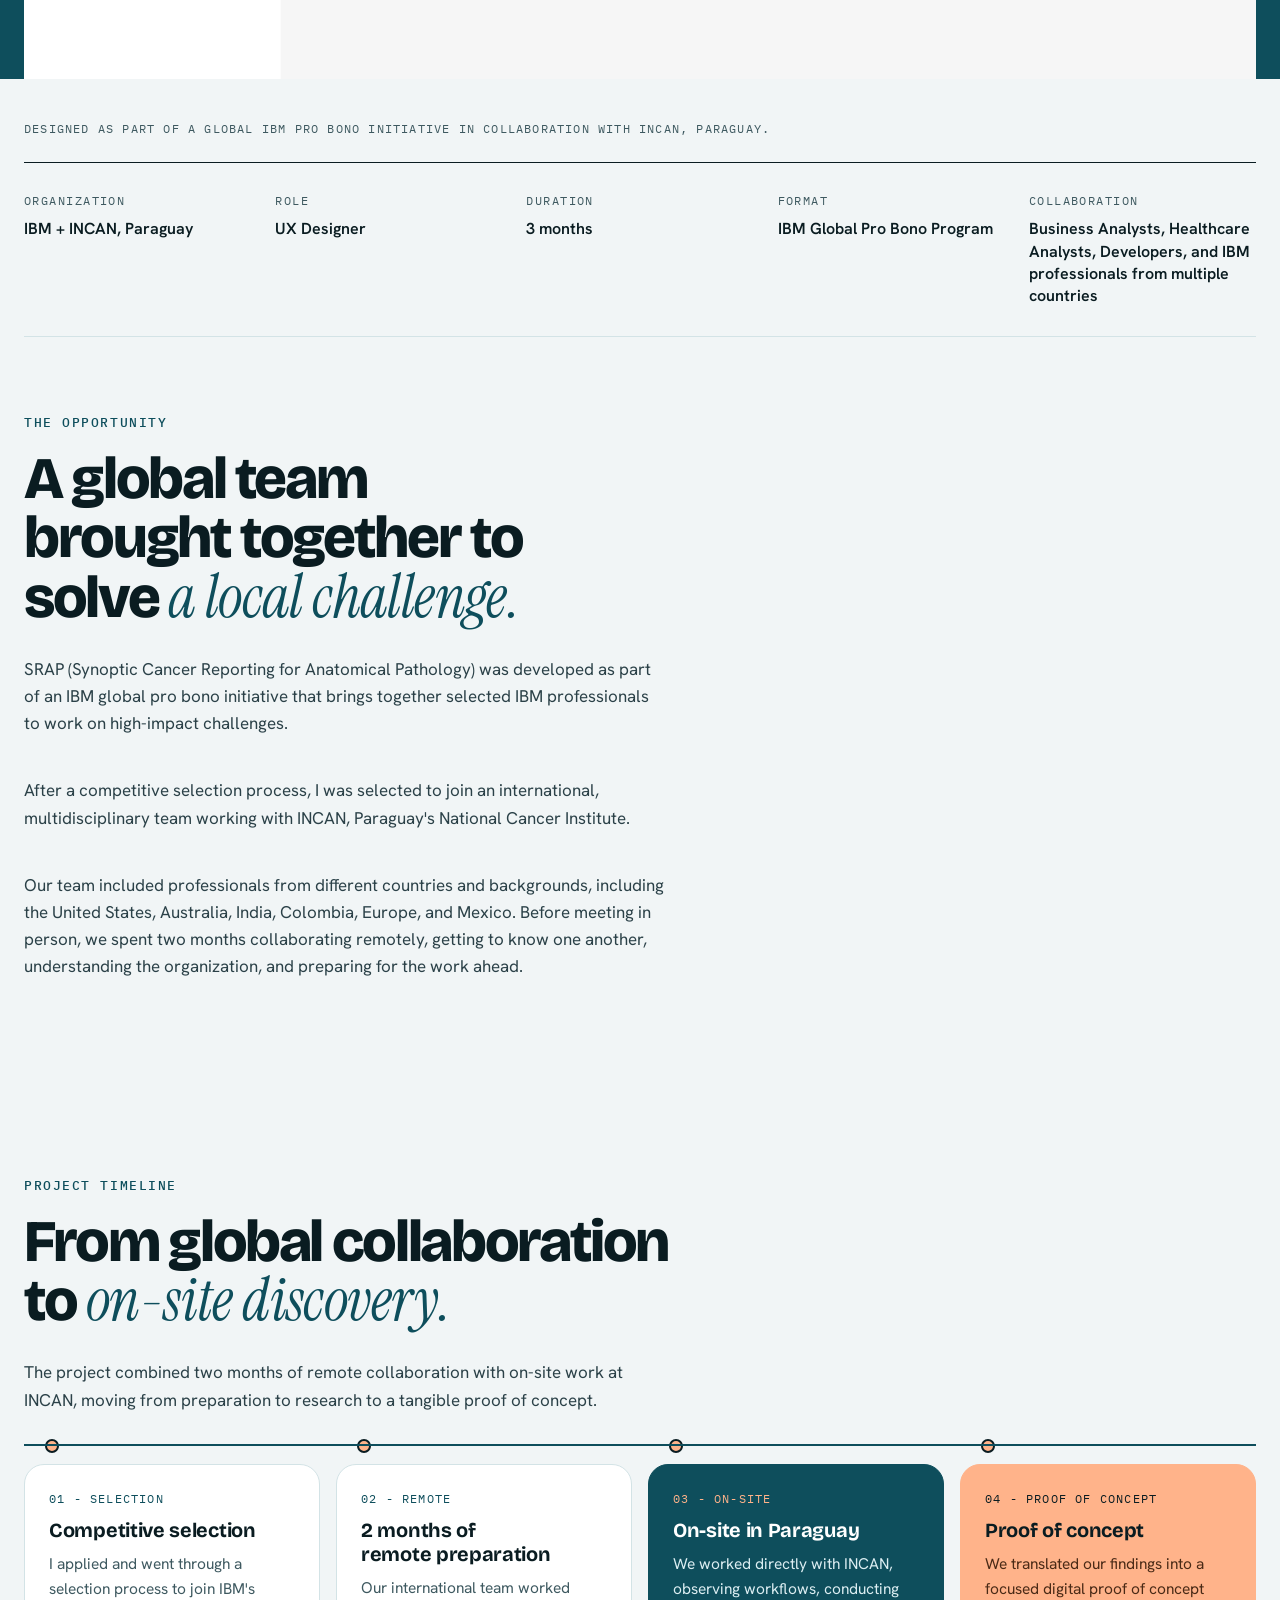
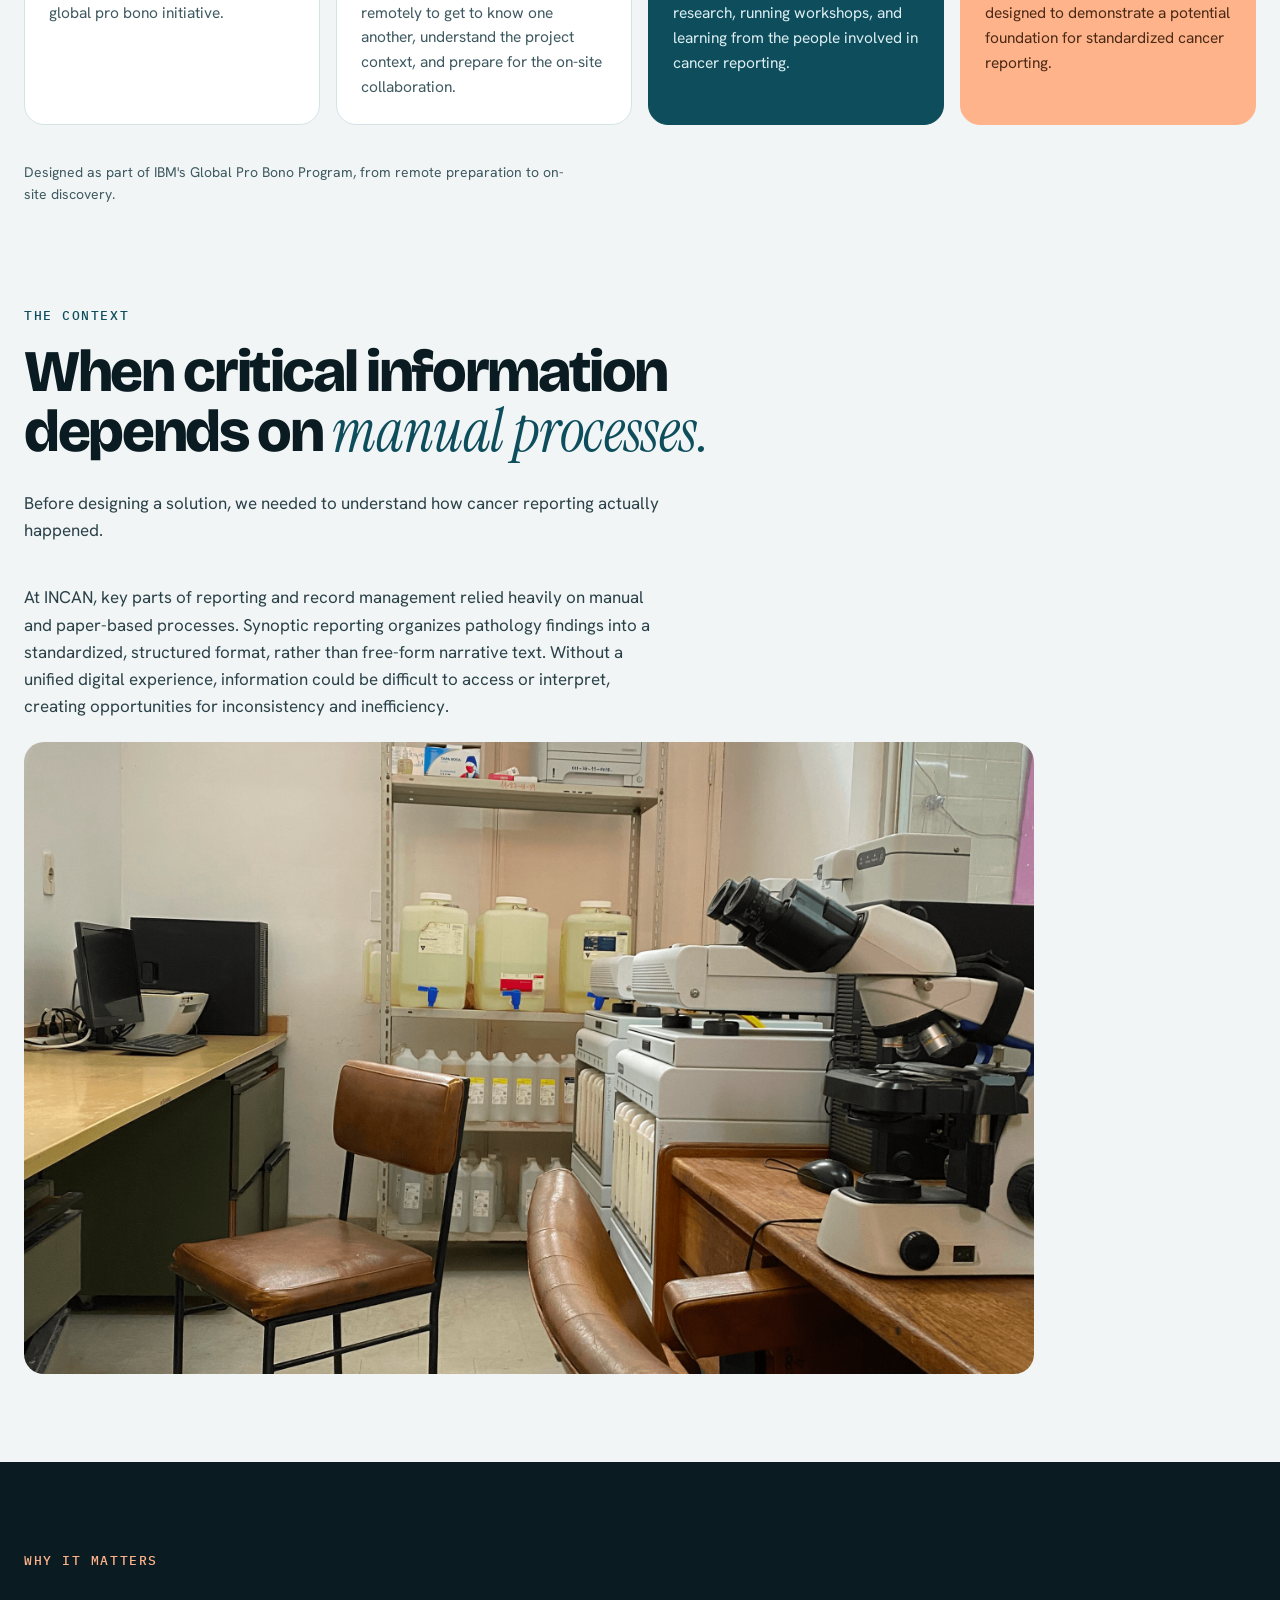
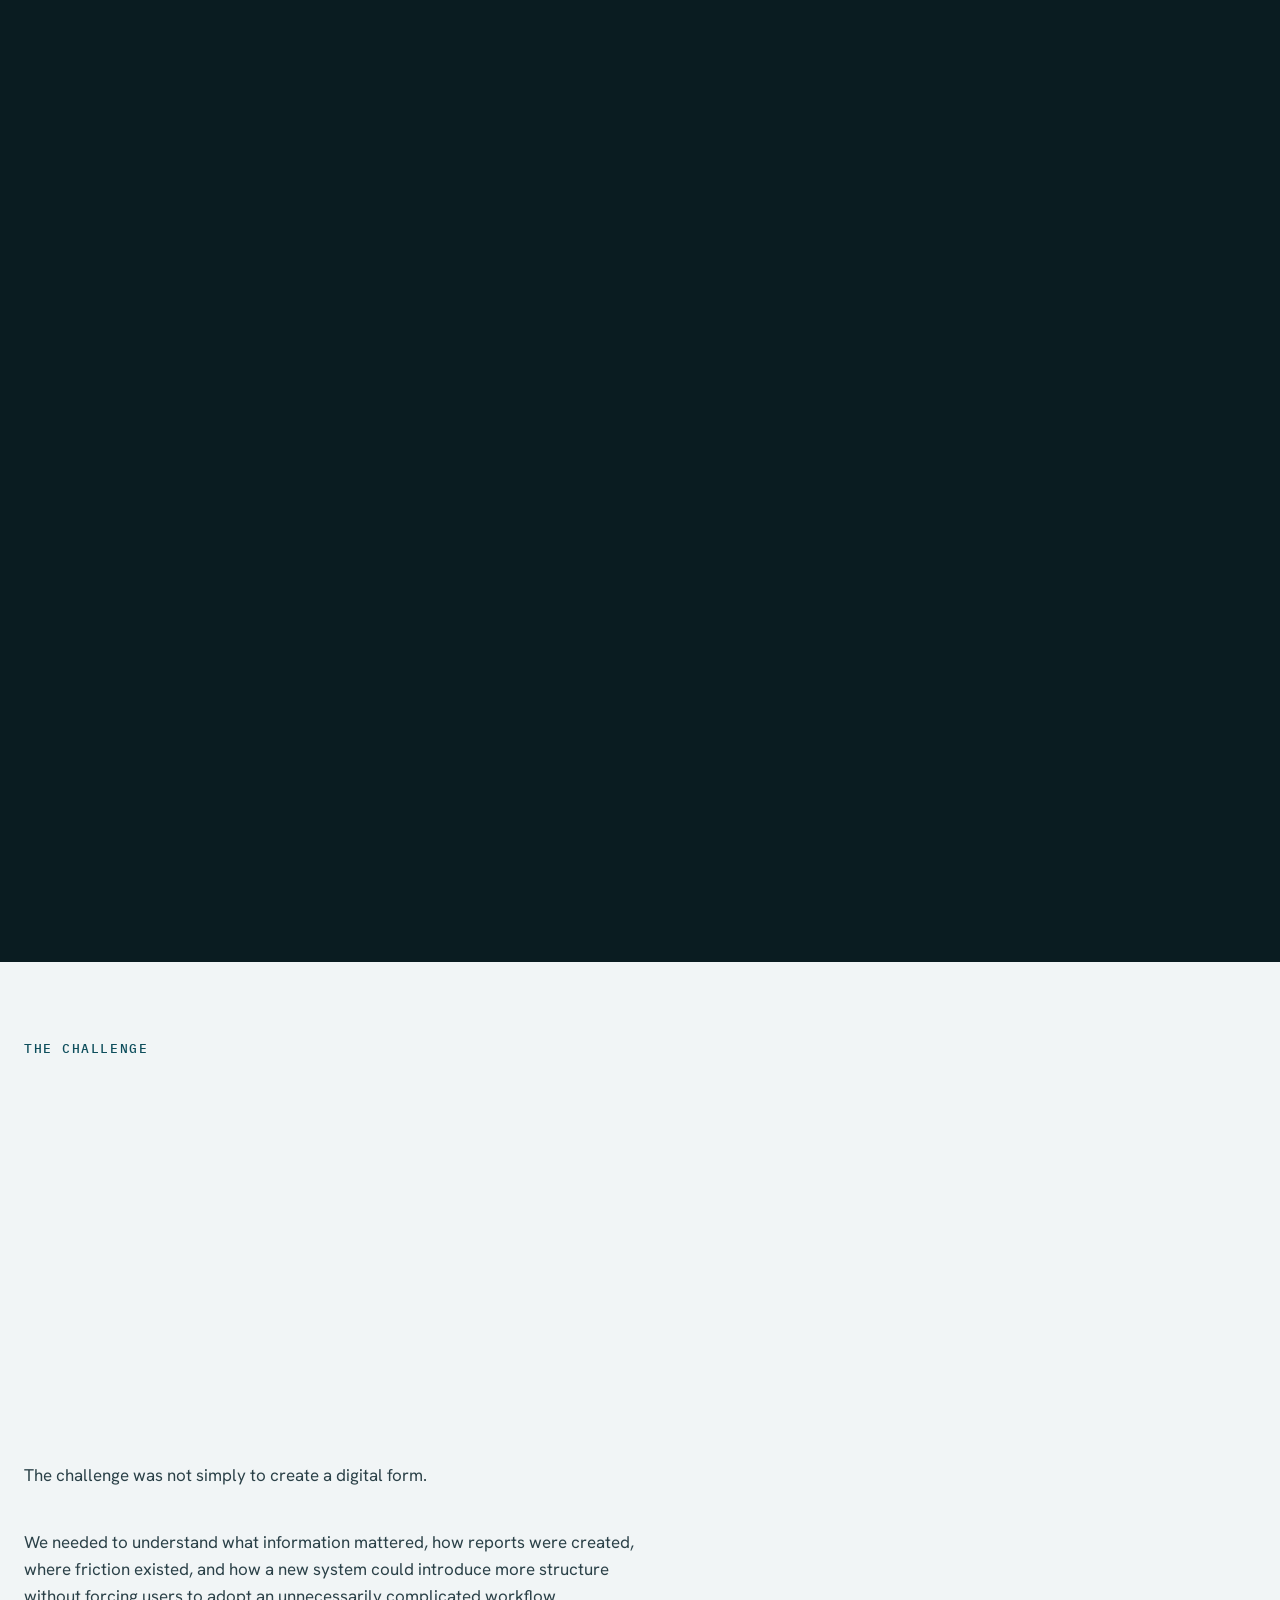
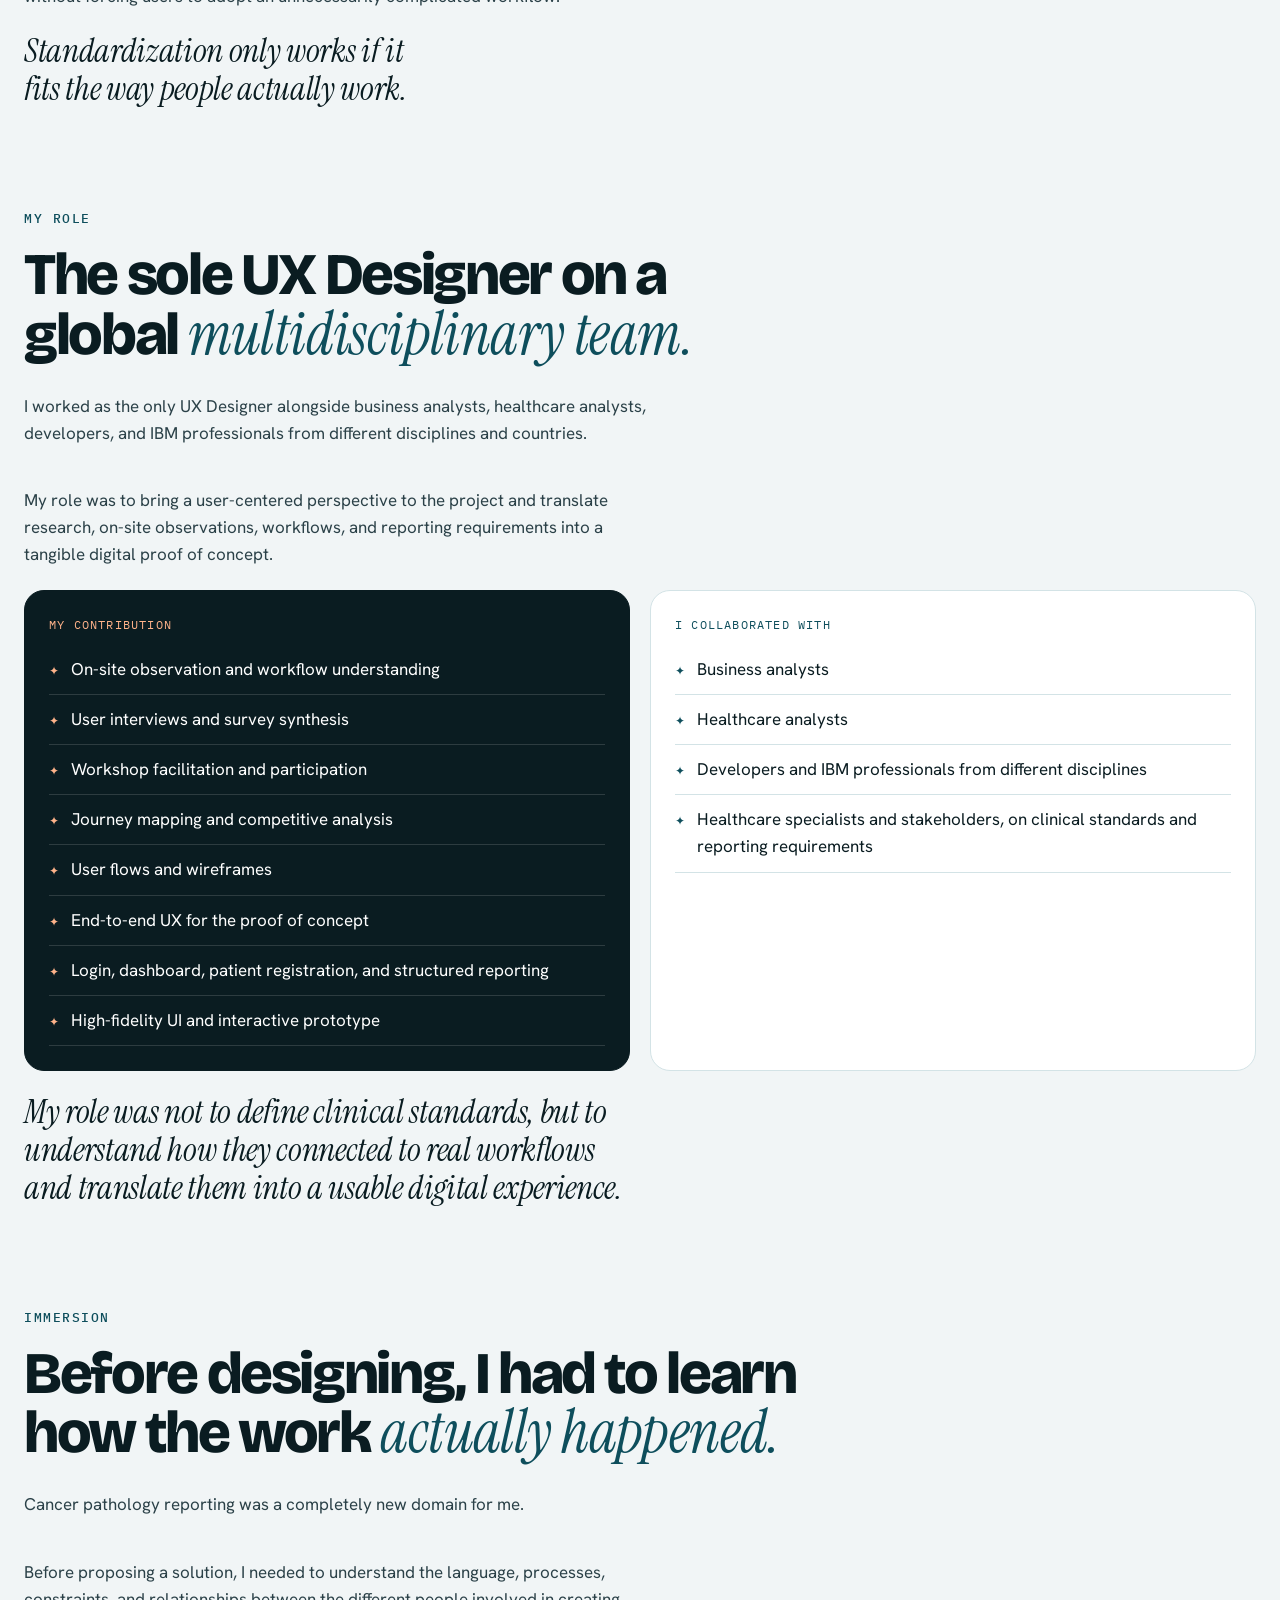
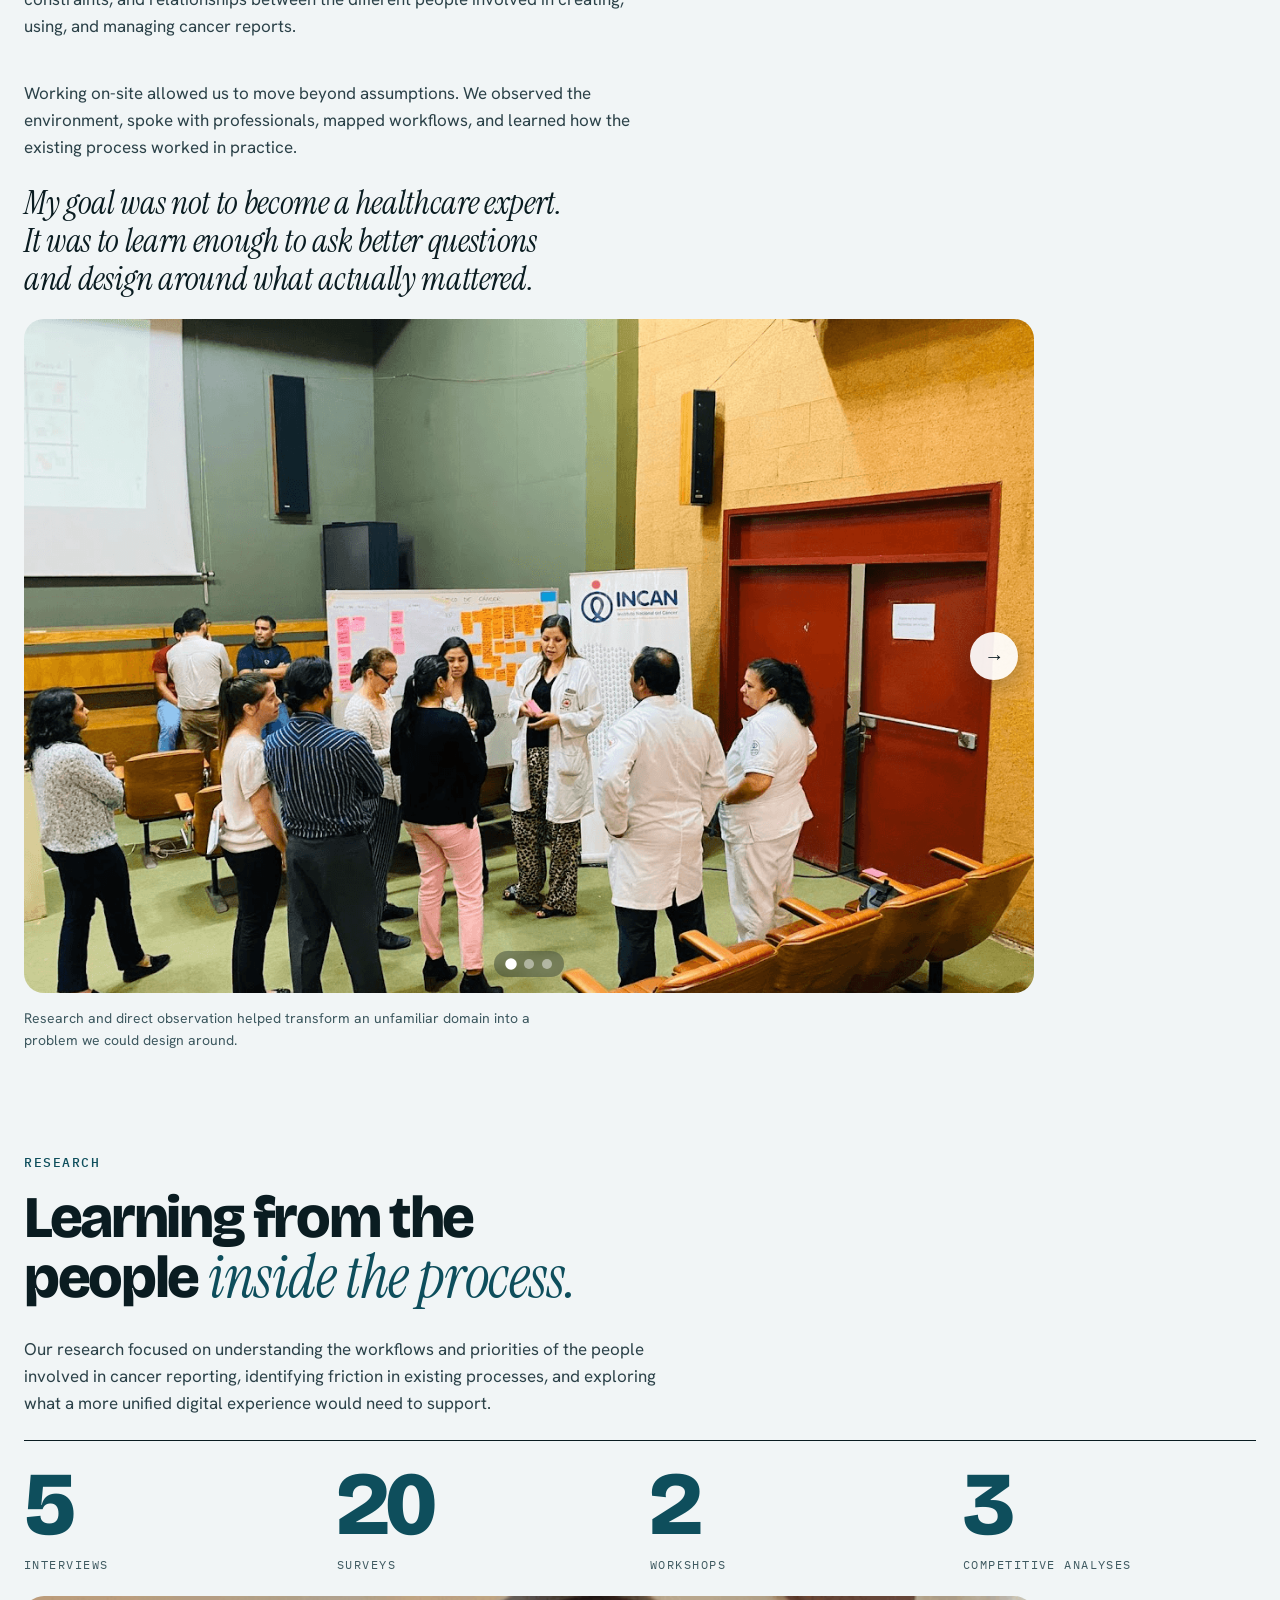
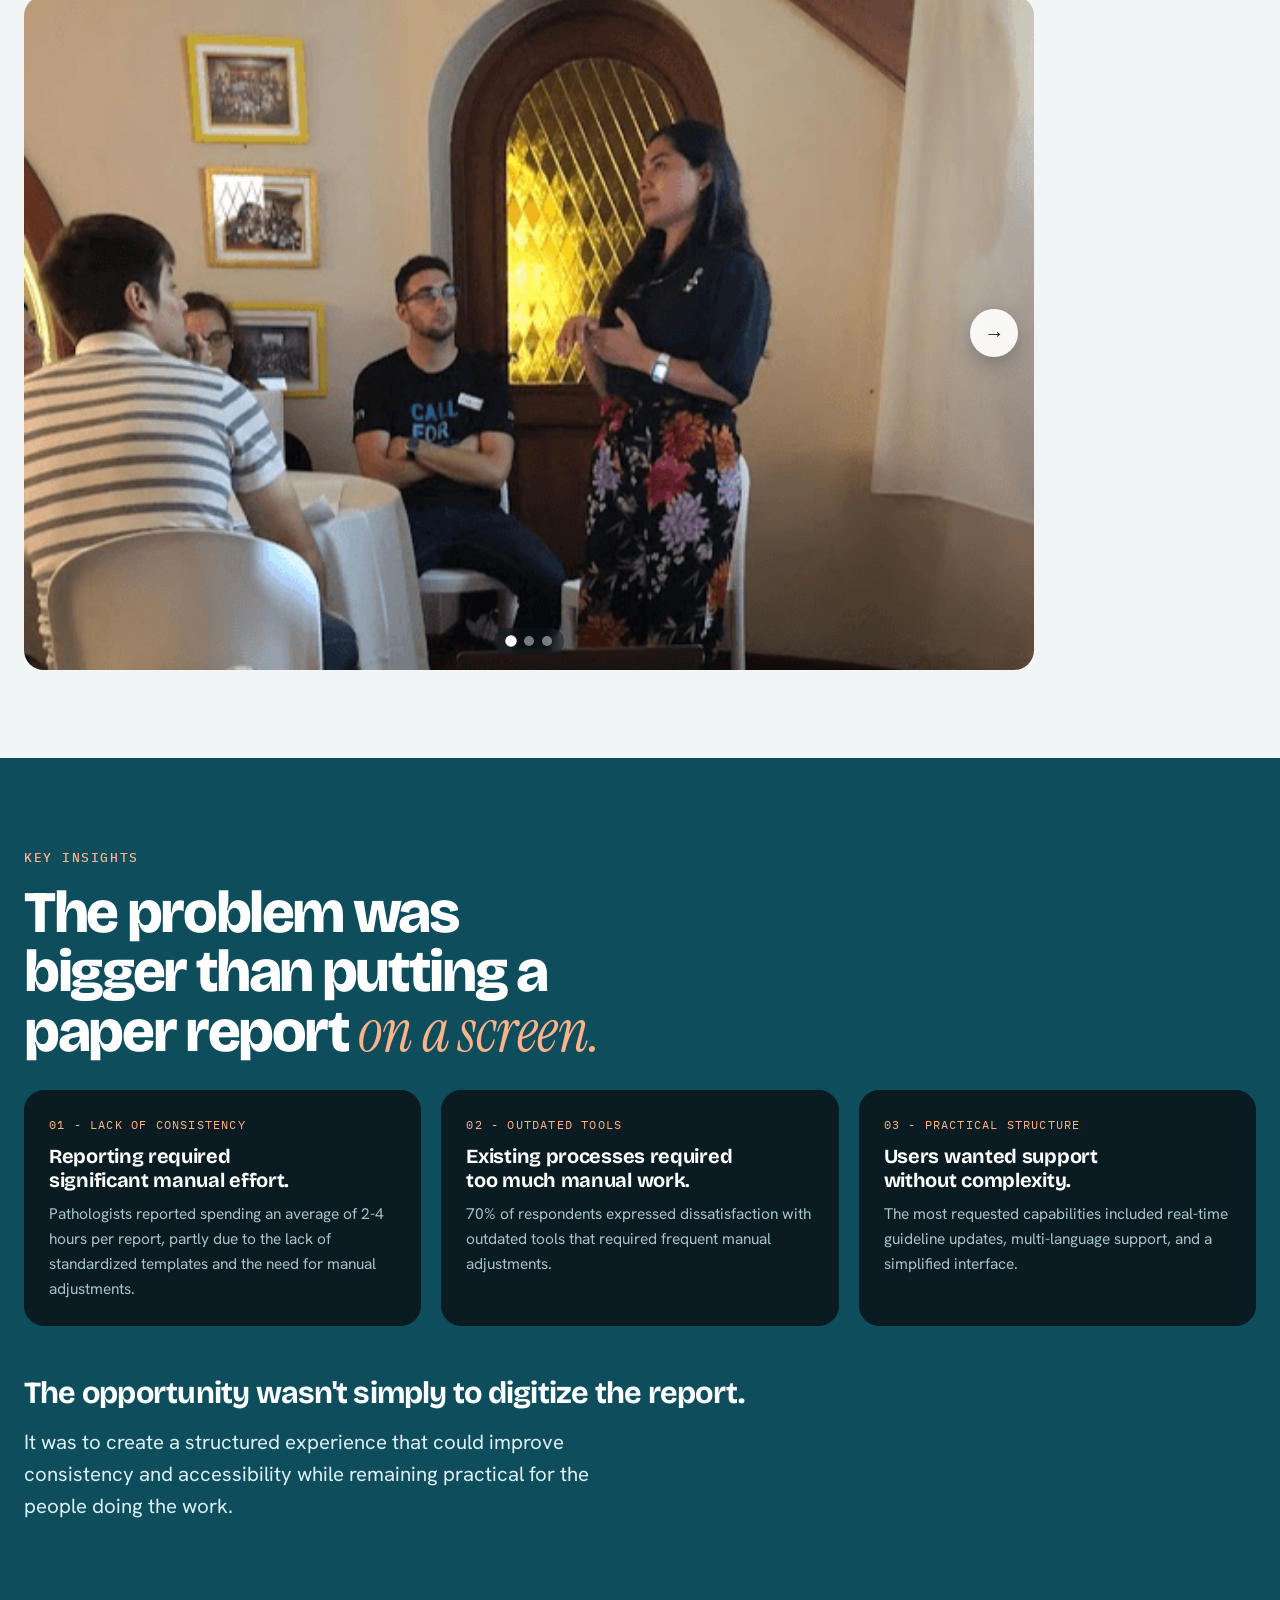
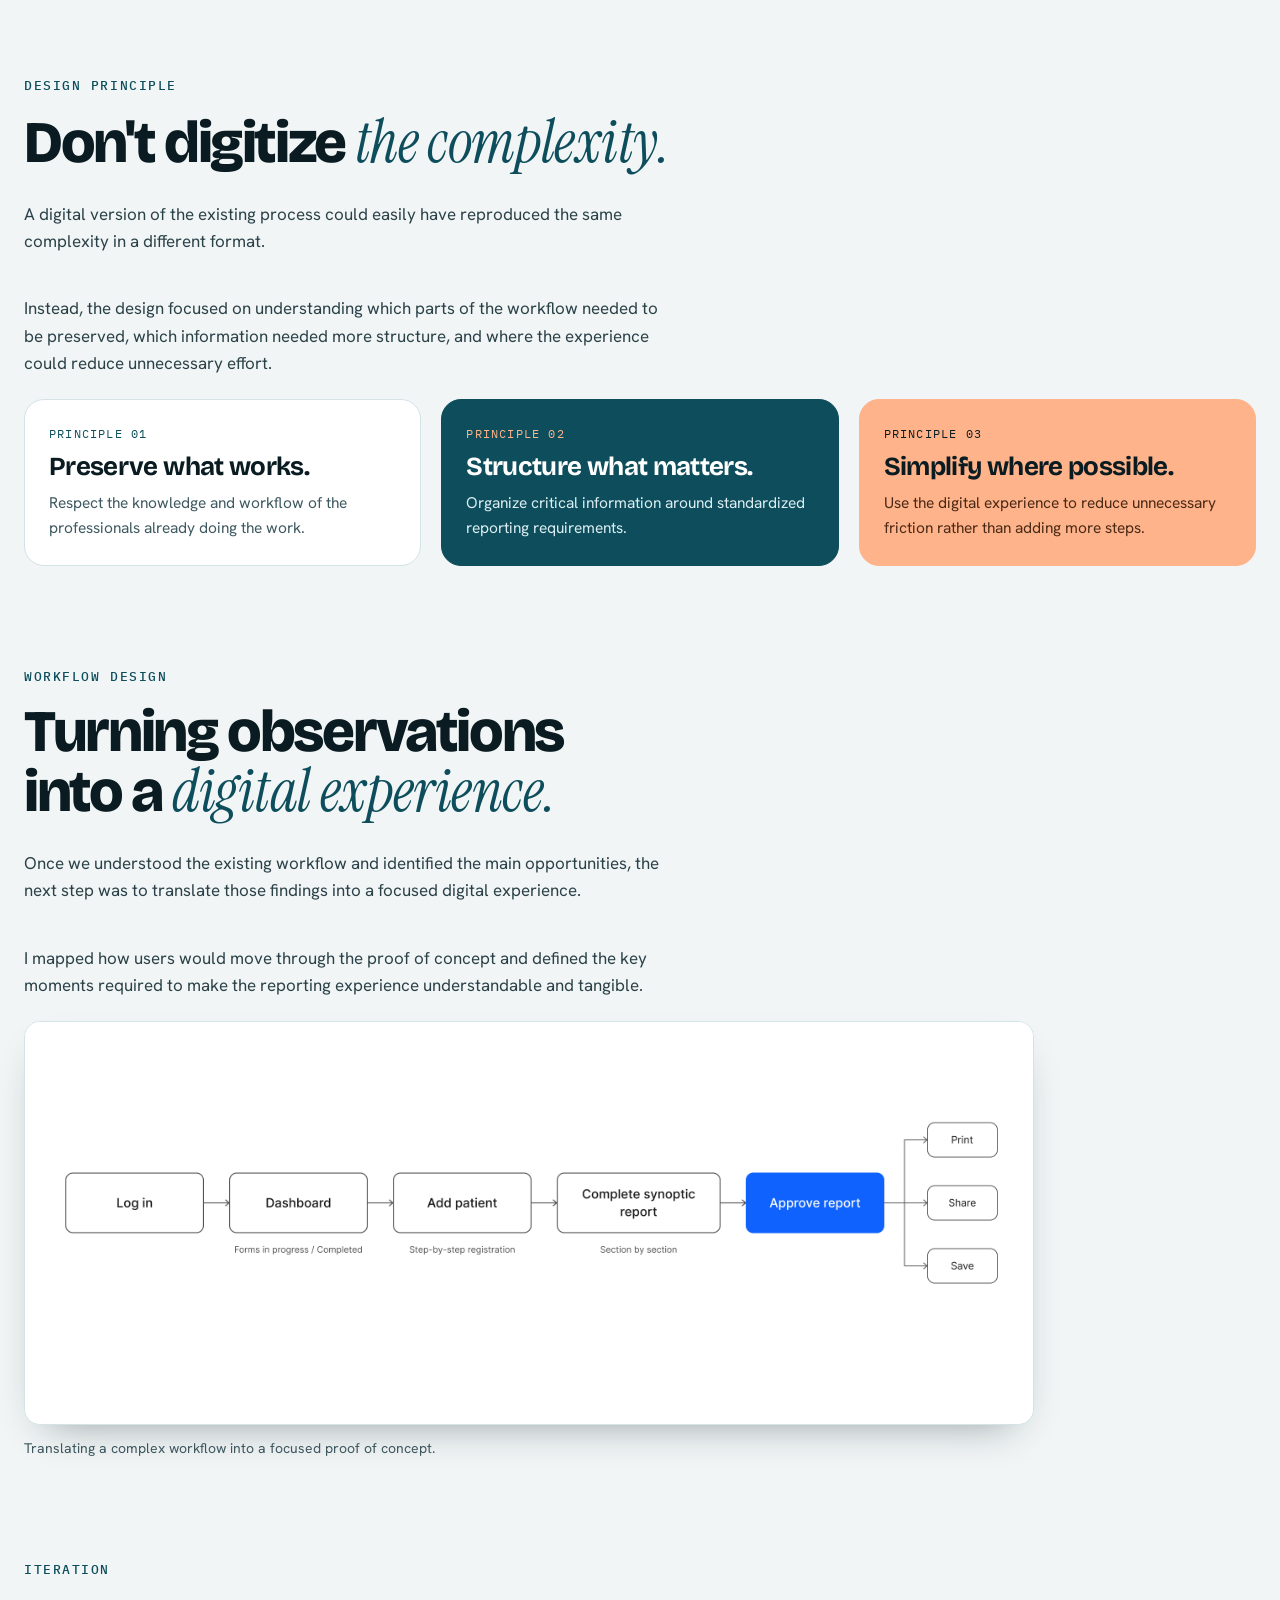
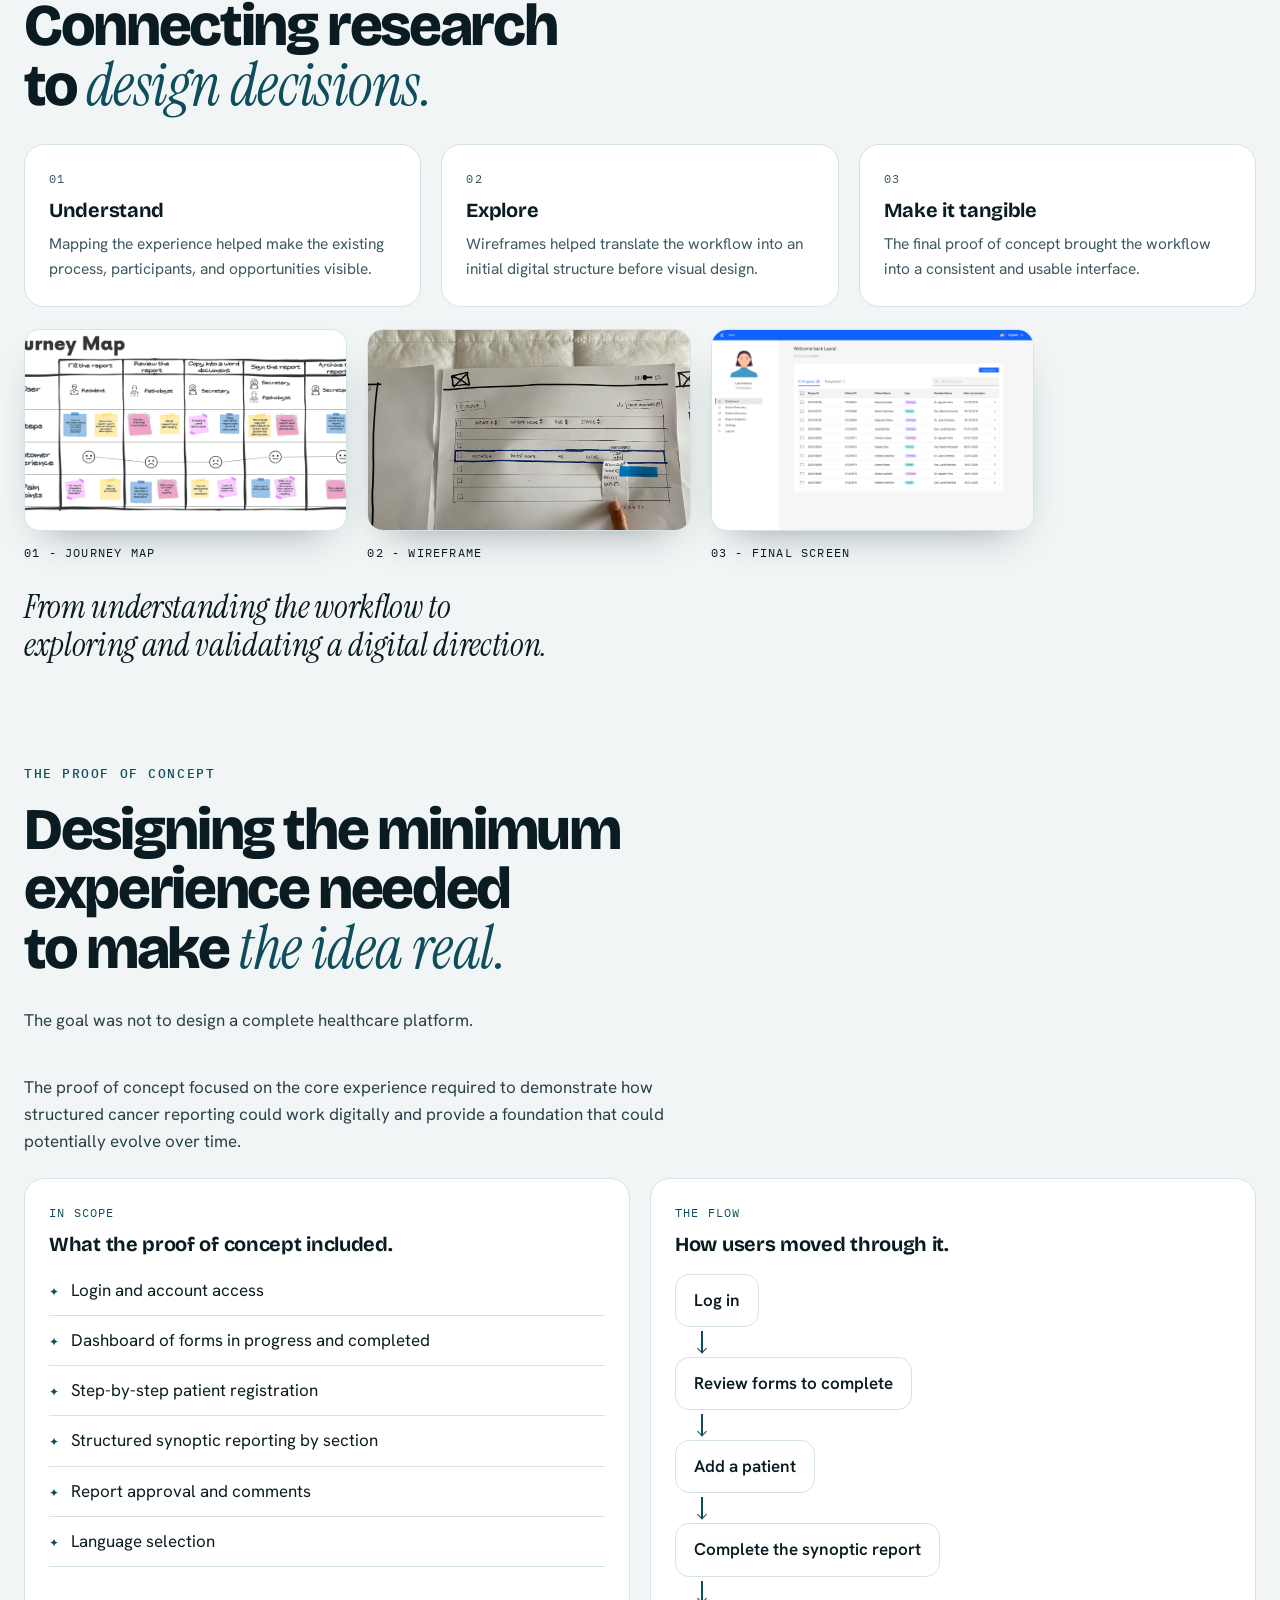
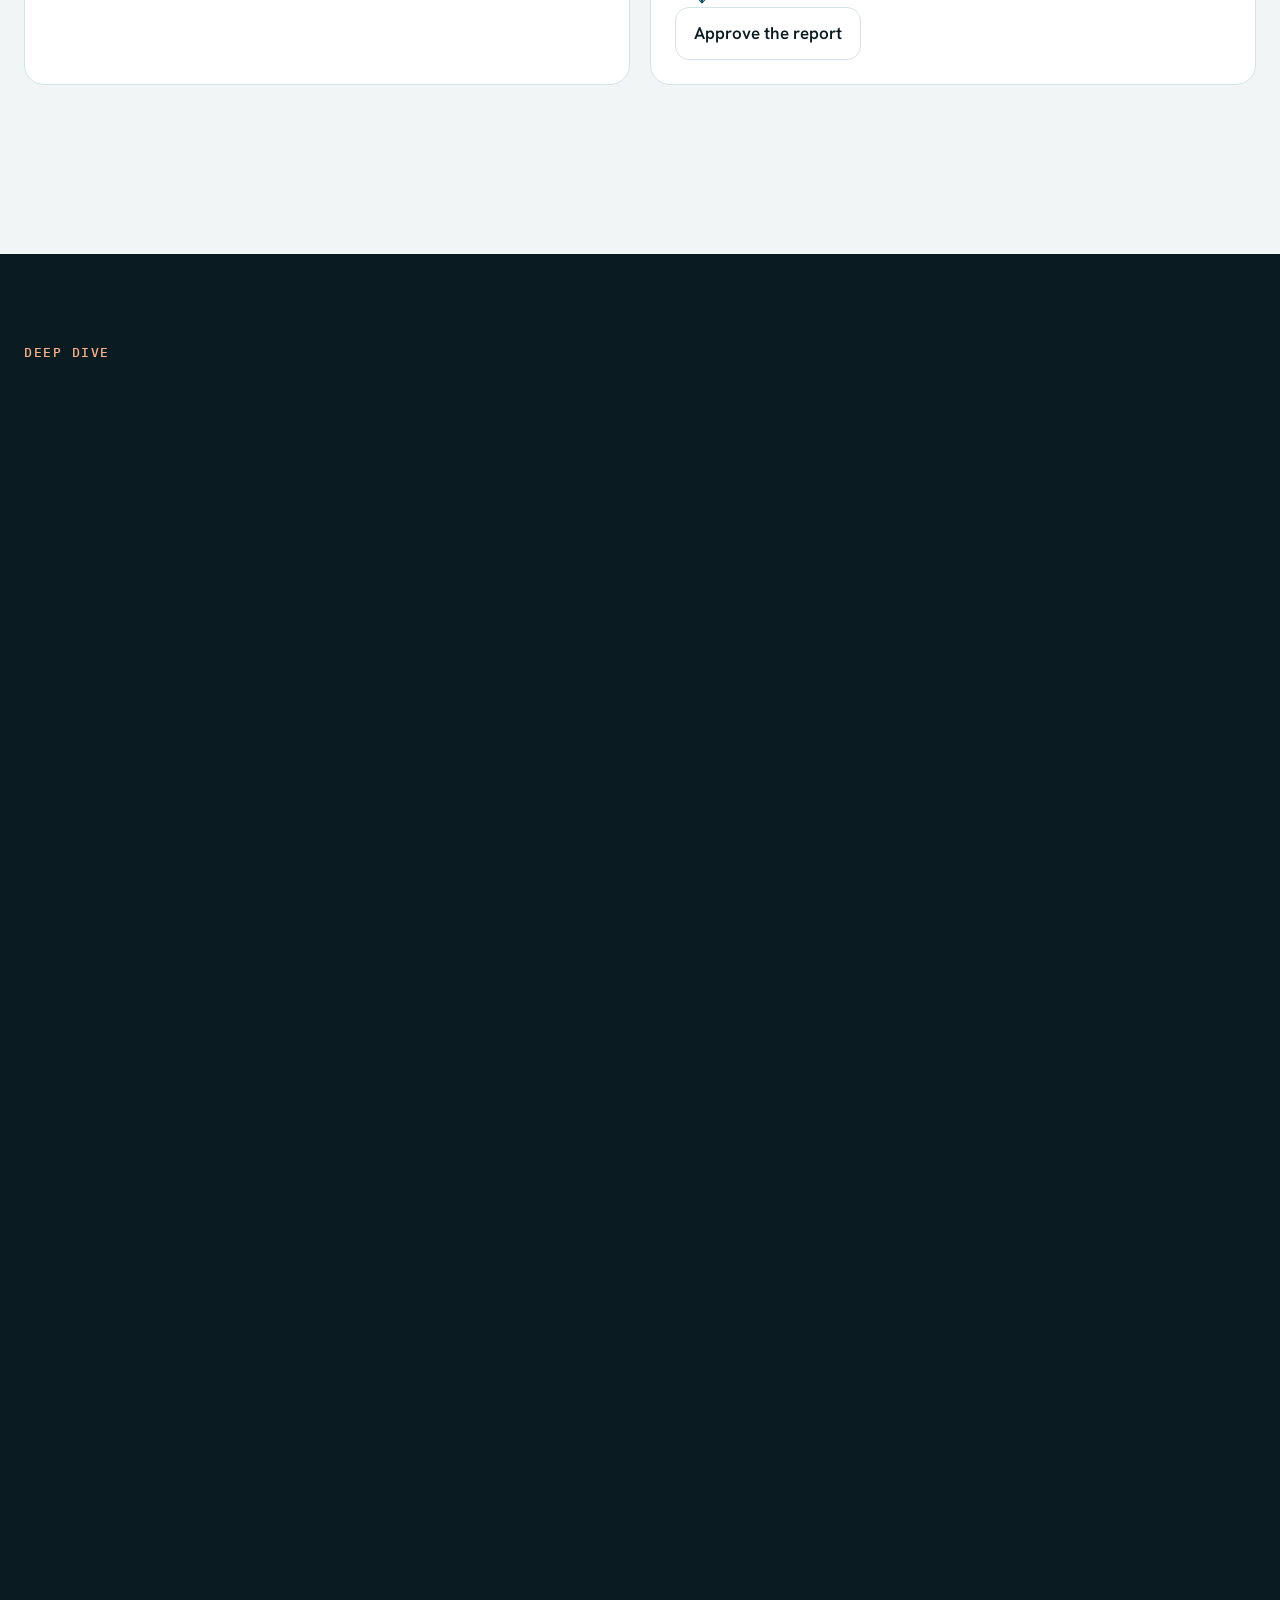
<file: srap.html>
<!doctype html>
<html lang="en">
<head>
<meta charset="utf-8">
<meta name="viewport" content="width=device-width, initial-scale=1, viewport-fit=cover">
<title>SRAP Case Study - Lucero Rojas</title>
<meta name="description" content="A proof of concept designed to explore how a highly manual cancer reporting workflow could become a more structured, standardized, and scalable digital experience.">
<meta property="og:title" content="SRAP Case Study - Lucero Rojas">
<meta property="og:description" content="A proof of concept designed to explore how a highly manual cancer reporting workflow could become a more structured, standardized, and scalable digital experience.">
<meta property="og:image" content="https://lucerorojasdesign.github.io/assets/img/og-srap.jpg">
<meta property="og:image:width" content="1200">
<meta property="og:image:height" content="630">
<meta property="og:url" content="https://lucerorojasdesign.github.io/work/srap.html">
<meta property="og:type" content="website">
<meta name="twitter:image" content="https://lucerorojasdesign.github.io/assets/img/og-srap.jpg">
<link rel="canonical" href="https://lucerorojasdesign.github.io/work/srap.html">
<meta name="theme-color" content="#0E4E5C">
<meta name="twitter:card" content="summary_large_image">
<link rel="preconnect" href="https://fonts.googleapis.com">
<link rel="preconnect" href="https://fonts.gstatic.com" crossorigin>
<link rel="stylesheet" href="https://fonts.googleapis.com/css2?family=Bricolage+Grotesque:opsz,wght@12..96,500;12..96,700;12..96,800&family=Instrument+Serif:ital@0;1&family=Hanken+Grotesk:wght@400;500;600&family=IBM+Plex+Mono:wght@400;500&display=swap">
<link rel="stylesheet" href="../assets/css/site.css">
</head>
<body class="cs-wide">
<a class="skip" href="#main">Skip to content</a>

<nav class="nav nav--hero" aria-label="Main" data-offset="80">
  <div class="wrap nav__in">
    <a class="logo" href="../index.html" aria-label="Lucero Rojas, home">Lucero<span aria-hidden="true">*</span></a>
    <div class="nav__links">
      <a href="../index.html#work">Work</a>
      <a href="../index.html#about">About</a>
      <a href="https://drive.google.com/file/d/1FefpyBtR9SdfBJnohA6IZ15ghc4XHnws/view?usp=sharing" target="_blank" rel="noopener">Resume ↗</a>
    </div>
    <a class="btn btn--accent btn--sm" href="../index.html#contact">Let’s talk <span class="arr" aria-hidden="true">→</span></a>
  </div>
  <span class="progress" aria-hidden="true"></span>
</nav>

<main id="main">

<header class="cs-hero on-field">
  <div class="wrap cs-hero__in">
    <div class="tag-row">
      <span class="pill pill--fill" style="font-family:var(--f-mono);letter-spacing:.08em">03 - SRAP</span>
      <div class="tags-o tags-o--hero"><span>IBM Global Pro Bono</span><span>INCAN, Paraguay</span></div>
    </div>
    <h1 class="display h1" data-split>Digitizing cancer reporting <em>without disrupting</em> the people doing the work.</h1>
    <p class="lead" data-reveal>A proof of concept designed to explore how a highly manual cancer reporting workflow could become a more structured, standardized, and scalable digital experience.</p>
    <div class="cs-hero__media">
      <figure class="ph ph--169 ph--dark" style="border-radius:var(--radius) var(--radius) 0 0" data-label="SRAP - synoptic report"><img src="../assets/img/srap/hero.png" alt="SRAP synoptic report screen from the proof of concept." onerror="this.remove()"></figure>
    </div>
  </div>
</header>

<section class="wrap" style="padding-top:40px">
  <p class="mono muted" style="margin-bottom:24px">Designed as part of a global IBM pro bono initiative in collaboration with INCAN, Paraguay.</p>
  <dl class="meta" style="--cols:5">
    <div><dt>Organization</dt><dd>IBM + INCAN, Paraguay</dd></div>
    <div><dt>Role</dt><dd>UX Designer</dd></div>
    <div><dt>Duration</dt><dd>3 months</dd></div>
    <div><dt>Format</dt><dd>IBM Global Pro Bono Program</dd></div>
    <div><dt>Collaboration</dt><dd>Business Analysts, Healthcare Analysts, Developers, and IBM professionals from multiple countries</dd></div>
  </dl>
</section>

<!-- OPPORTUNITY -->
<section class="wrap sec">
  <div class="sec__grid">
    <p class="eyebrow sec__label">The opportunity</p>
    <div class="sec__main">
      <h2 class="h2" data-reveal>A global team brought together to solve <em>a local challenge.</em></h2>
      <p class="body" data-reveal>SRAP (Synoptic Cancer Reporting for Anatomical Pathology) was developed as part of an IBM global pro bono initiative that brings together selected IBM professionals to work on high-impact challenges.</p>
      <p class="body" data-reveal>After a competitive selection process, I was selected to join an international, multidisciplinary team working with INCAN, Paraguay's National Cancer Institute.</p>
      <p class="body" data-reveal>Our team included professionals from different countries and backgrounds, including the United States, Australia, India, Colombia, Europe, and Mexico. Before meeting in person, we spent two months collaborating remotely, getting to know one another, understanding the organization, and preparing for the work ahead.</p>
      <p class="body" data-reveal>We then traveled to Paraguay to work directly with INCAN and develop a proof of concept grounded in the realities of its healthcare environment.</p>
    </div>
  </div>
</section>

<!-- TIMELINE -->
<section class="wrap sec">
  <div class="sec__grid">
    <p class="eyebrow sec__label">Project timeline</p>
    <div class="sec__main">
      <h2 class="h2" data-reveal>From global collaboration to <em>on-site discovery.</em></h2>
      <p class="body" data-reveal>The project combined two months of remote collaboration with on-site work at INCAN, moving from preparation to research to a tangible proof of concept.</p>
      <div class="timeline timeline--4">
        <div class="tile" data-reveal style="--d:0"><span class="mono">01 - Selection</span><h3 class="h4">Competitive selection</h3><p>I applied and went through a selection process to join IBM's global pro bono initiative.</p></div>
        <div class="tile" data-reveal style="--d:2"><span class="mono">02 - Remote</span><h3 class="h4">2 months of remote preparation</h3><p>Our international team worked remotely to get to know one another, understand the project context, and prepare for the on-site collaboration.</p></div>
        <div class="tile tile--field" data-reveal style="--d:4"><span class="mono">03 - On-site</span><h3 class="h4">On-site in Paraguay</h3><p>We worked directly with INCAN, observing workflows, conducting research, running workshops, and learning from the people involved in cancer reporting.</p></div>
        <div class="tile tile--gold" data-reveal style="--d:6"><span class="mono">04 - Proof of concept</span><h3 class="h4">Proof of concept</h3><p>We translated our findings into a focused digital proof of concept designed to demonstrate a potential foundation for standardized cancer reporting.</p></div>
      </div>
      <p class="caption" data-reveal>Designed as part of IBM's Global Pro Bono Program, from remote preparation to on-site discovery.</p>
    </div>
  </div>
</section>

<!-- CONTEXT -->
<section class="wrap sec">
  <div class="sec__grid">
    <p class="eyebrow sec__label">The context</p>
    <div class="sec__main">
      <h2 class="h2" data-reveal>When critical information depends on <em>manual processes.</em></h2>
      <p class="body" data-reveal>Before designing a solution, we needed to understand how cancer reporting actually happened.</p>
      <p class="body" data-reveal>At INCAN, key parts of reporting and record management relied heavily on manual and paper-based processes. Synoptic reporting organizes pathology findings into a standardized, structured format, rather than free-form narrative text. Without a unified digital experience, information could be difficult to access or interpret, creating opportunities for inconsistency and inefficiency.</p>
      <figure class="fig fig--wide" data-reveal="scale"><div class="ph ph--169" data-label="INCAN pathology department"><img src="../assets/img/srap/context.png" alt="Inside INCAN's pathology department, where reporting relied on paper processes and limited computer resources." loading="lazy" onerror="this.remove()"></div></figure>
    </div>
  </div>
</section>

<section class="on-ink sec--band">
  <div class="wrap" style="padding-top:112px">
    <div class="sec__grid">
      <p class="eyebrow eyebrow--accent sec__label">Why it matters</p>
      <div class="sec__main">
        <h2 class="h2" data-reveal>In cancer care, information delays can have <em>real consequences.</em></h2>
        <p class="body" data-reveal>Cancer reporting is part of a broader chain of decisions and care. When critical information takes longer to create, access, interpret, or share, it can add friction to processes where timely information matters.</p>
        <p class="body" data-reveal>While SRAP was a proof of concept and did not measure clinical outcomes, the project explored how more structured and accessible reporting could help support a more efficient flow of information.</p>
        <p class="body" data-reveal>At the same time, introducing technology into an existing healthcare environment came with its own challenge: the goal could not simply be to digitize everything.</p>
        <p class="body" data-reveal>Any solution needed to support existing professionals and workflows without creating additional complexity.</p>
        <div class="sub">
          <h3 class="h3" style="color:#fff" data-reveal>When the information matters, time matters too.</h3>
          <p class="pull" data-reveal>Better reporting was not just about replacing paper with a screen. It was about exploring how critical information could move through the system with more structure and less unnecessary friction.</p>
        </div>
      </div>
    </div>
  </div>
</section>

<!-- CHALLENGE -->
<section class="wrap sec">
  <div class="sec__grid">
    <p class="eyebrow sec__label">The challenge</p>
    <div class="sec__main">
      <h2 class="h2" data-reveal>How might we introduce standardized cancer reporting without making an already complex workflow <em>harder to use?</em></h2>
      <p class="body" data-reveal>The project aimed to explore how digital reporting could improve consistency and accessibility while remaining practical for pathologists, doctors, and administrative staff.</p>
      <p class="body" data-reveal>The challenge was not simply to create a digital form.</p>
      <p class="body" data-reveal>We needed to understand what information mattered, how reports were created, where friction existed, and how a new system could introduce more structure without forcing users to adopt an unnecessarily complicated workflow.</p>
      <p class="pull" style="font-size:clamp(24px,2.6vw,36px)" data-reveal>Standardization only works if it fits the way people actually work.</p>
    </div>
  </div>
</section>

<!-- ROLE -->
<section class="wrap sec">
  <div class="sec__grid">
    <p class="eyebrow sec__label">My role</p>
    <div class="sec__main">
      <h2 class="h2" data-reveal>The sole UX Designer on a global <em>multidisciplinary team.</em></h2>
      <p class="body" data-reveal>I worked as the only UX Designer alongside business analysts, healthcare analysts, developers, and IBM professionals from different disciplines and countries.</p>
      <p class="body" data-reveal>My role was to bring a user-centered perspective to the project and translate research, on-site observations, workflows, and reporting requirements into a tangible digital proof of concept.</p>
      <div class="listcols">
        <div class="tile tile--ink" data-reveal><span class="mono">My contribution</span>
          <ul class="list"><li>On-site observation and workflow understanding</li><li>User interviews and survey synthesis</li><li>Workshop facilitation and participation</li><li>Journey mapping and competitive analysis</li><li>User flows and wireframes</li><li>End-to-end UX for the proof of concept</li><li>Login, dashboard, patient registration, and structured reporting</li><li>High-fidelity UI and interactive prototype</li></ul>
        </div>
        <div class="tile" data-reveal style="--d:1"><span class="mono">I collaborated with</span>
          <ul class="list"><li>Business analysts</li><li>Healthcare analysts</li><li>Developers and IBM professionals from different disciplines</li><li>Healthcare specialists and stakeholders, on clinical standards and reporting requirements</li></ul>
        </div>
      </div>
      <p class="pull" style="font-size:clamp(24px,2.6vw,36px)" data-reveal>My role was not to define clinical standards, but to understand how they connected to real workflows and translate them into a usable digital experience.</p>
    </div>
  </div>
</section>

<!-- IMMERSION -->
<section class="wrap sec">
  <div class="sec__grid">
    <p class="eyebrow sec__label">Immersion</p>
    <div class="sec__main">
      <h2 class="h2" data-reveal>Before designing, I had to learn how the work <em>actually happened.</em></h2>
      <p class="body" data-reveal>Cancer pathology reporting was a completely new domain for me.</p>
      <p class="body" data-reveal>Before proposing a solution, I needed to understand the language, processes, constraints, and relationships between the different people involved in creating, using, and managing cancer reports.</p>
      <p class="body" data-reveal>Working on-site allowed us to move beyond assumptions. We observed the environment, spoke with professionals, mapped workflows, and learned how the existing process worked in practice.</p>
      <p class="pull" style="font-size:clamp(24px,2.6vw,36px)" data-reveal>My goal was not to become a healthcare expert. It was to learn enough to ask better questions and design around what actually mattered.</p>
      <div class="carousel fig--wide" data-reveal>
        <div class="carousel__track" tabindex="0" aria-label="On-site photos at INCAN">
          <figure class="carousel__slide"><img src="../assets/img/srap/immersion-1.png" alt="On-site observation at INCAN." loading="lazy"></figure>
          <figure class="carousel__slide"><img src="../assets/img/srap/immersion-2.jpg" alt="Team working with INCAN professionals." loading="lazy"></figure>
          <figure class="carousel__slide"><img src="../assets/img/srap/immersion-3.jpg" alt="Mapping the existing reporting workflow on site." loading="lazy"></figure>
        </div>
        <div class="carousel__nav">
          <button type="button" class="carousel__btn" data-dir="-1" aria-label="Previous photo">&#8592;</button>
          <div class="carousel__dots" role="group" aria-label="Choose photo"></div>
          <button type="button" class="carousel__btn" data-dir="1" aria-label="Next photo">&#8594;</button>
        </div>
      </div>
      <p class="caption" data-reveal>Research and direct observation helped transform an unfamiliar domain into a problem we could design around.</p>
    </div>
  </div>
</section>

<!-- RESEARCH -->
<section class="wrap sec">
  <div class="sec__grid">
    <p class="eyebrow sec__label">Research</p>
    <div class="sec__main">
      <h2 class="h2" data-reveal>Learning from the people <em>inside the process.</em></h2>
      <p class="body" data-reveal>Our research focused on understanding the workflows and priorities of the people involved in cancer reporting, identifying friction in existing processes, and exploring what a more unified digital experience would need to support.</p>
      <div class="stats" style="--n:4">
        <div class="stat"><big data-count="5">5</big><span>Interviews</span></div>
        <div class="stat"><big data-count="20">20</big><span>Surveys</span></div>
        <div class="stat"><big data-count="2">2</big><span>Workshops</span></div>
        <div class="stat"><big data-count="3">3</big><span>Competitive analyses</span></div>
      </div>
      <div class="carousel fig--wide" data-reveal>
        <div class="carousel__track" tabindex="0" aria-label="Research photos">
          <figure class="carousel__slide"><img src="../assets/img/srap/research-1.png" alt="Research synthesis from interviews and surveys." loading="lazy"></figure>
          <figure class="carousel__slide"><img src="../assets/img/srap/research-2.jpg" alt="Workshop with INCAN stakeholders." loading="lazy"></figure>
          <figure class="carousel__slide"><img src="../assets/img/srap/research-3.jpg" alt="Interview session with a pathology professional." loading="lazy"></figure>
        </div>
        <div class="carousel__nav">
          <button type="button" class="carousel__btn" data-dir="-1" aria-label="Previous photo">&#8592;</button>
          <div class="carousel__dots" role="group" aria-label="Choose photo"></div>
          <button type="button" class="carousel__btn" data-dir="1" aria-label="Next photo">&#8594;</button>
        </div>
      </div>
    </div>
  </div>
</section>

<!-- INSIGHTS -->
<section class="on-field sec--band">
  <div class="wrap" style="padding-top:112px">
    <div class="sec__grid">
      <p class="eyebrow eyebrow--accent sec__label">Key insights</p>
      <div class="sec__main">
        <h2 class="h2" data-reveal>The problem was bigger than putting a paper report <em>on a screen.</em></h2>
        <div class="grid3">
          <div class="tile tile--ink" data-reveal style="--d:0"><span class="mono">01 - Lack of consistency</span><h3 class="h4">Reporting required significant manual effort.</h3><p>Pathologists reported spending an average of 2-4 hours per report, partly due to the lack of standardized templates and the need for manual adjustments.</p></div>
          <div class="tile tile--ink" data-reveal style="--d:1"><span class="mono">02 - Outdated tools</span><h3 class="h4">Existing processes required too much manual work.</h3><p>70% of respondents expressed dissatisfaction with outdated tools that required frequent manual adjustments.</p></div>
          <div class="tile tile--ink" data-reveal style="--d:2"><span class="mono">03 - Practical structure</span><h3 class="h4">Users wanted support without complexity.</h3><p>The most requested capabilities included real-time guideline updates, multi-language support, and a simplified interface.</p></div>
        </div>
        <div class="sub">
          <h3 class="h3" style="color:#fff" data-reveal>The opportunity wasn't simply to digitize the report.</h3>
          <p class="lead" data-reveal>It was to create a structured experience that could improve consistency and accessibility while remaining practical for the people doing the work.</p>
        </div>
      </div>
    </div>
  </div>
</section>

<!-- PRINCIPLE -->
<section class="wrap sec">
  <div class="sec__grid">
    <p class="eyebrow sec__label">Design principle</p>
    <div class="sec__main">
      <h2 class="h2" data-reveal>Don't digitize <em>the complexity.</em></h2>
      <p class="body" data-reveal>A digital version of the existing process could easily have reproduced the same complexity in a different format.</p>
      <p class="body" data-reveal>Instead, the design focused on understanding which parts of the workflow needed to be preserved, which information needed more structure, and where the experience could reduce unnecessary effort.</p>
      <div class="grid3">
        <div class="tile" data-reveal style="--d:0"><span class="mono">Principle 01</span><h3 class="h3" style="font-size:26px">Preserve what works.</h3><p>Respect the knowledge and workflow of the professionals already doing the work.</p></div>
        <div class="tile tile--field" data-reveal style="--d:1"><span class="mono">Principle 02</span><h3 class="h3" style="font-size:26px">Structure what matters.</h3><p>Organize critical information around standardized reporting requirements.</p></div>
        <div class="tile tile--gold" data-reveal style="--d:2"><span class="mono">Principle 03</span><h3 class="h3" style="font-size:26px">Simplify where possible.</h3><p>Use the digital experience to reduce unnecessary friction rather than adding more steps.</p></div>
      </div>
    </div>
  </div>
</section>

<!-- WORKFLOW DESIGN -->
<section class="wrap sec">
  <div class="sec__grid">
    <p class="eyebrow sec__label">Workflow design</p>
    <div class="sec__main">
      <h2 class="h2" data-reveal>Turning observations into a <em>digital experience.</em></h2>
      <p class="body" data-reveal>Once we understood the existing workflow and identified the main opportunities, the next step was to translate those findings into a focused digital experience.</p>
      <p class="body" data-reveal>I mapped how users would move through the proof of concept and defined the key moments required to make the reporting experience understandable and tangible.</p>
      <figure class="fig fig--wide fig--crop" data-reveal="scale"><div class="ph ph--169 ph--contain" data-label="Proof of concept flow"><img src="../assets/img/srap/workflow.png" alt="The proof of concept flow, from login to report approval." loading="lazy" onerror="this.remove()"></div><figcaption>Translating a complex workflow into a focused proof of concept.</figcaption></figure>
    </div>
  </div>
</section>

<!-- ITERATION -->
<section class="wrap sec">
  <div class="sec__grid">
    <p class="eyebrow sec__label">Iteration</p>
    <div class="sec__main">
      <h2 class="h2" data-reveal>Connecting research to <em>design decisions.</em></h2>
      <div class="grid3">
        <div class="tile" data-reveal style="--d:0"><span class="num">01</span><h3 class="h4">Understand</h3><p>Mapping the experience helped make the existing process, participants, and opportunities visible.</p></div>
        <div class="tile" data-reveal style="--d:1"><span class="num">02</span><h3 class="h4">Explore</h3><p>Wireframes helped translate the workflow into an initial digital structure before visual design.</p></div>
        <div class="tile" data-reveal style="--d:2"><span class="num">03</span><h3 class="h4">Make it tangible</h3><p>The final proof of concept brought the workflow into a consistent and usable interface.</p></div>
      </div>
      <div class="uniform grid3 fig--wide">
        <figure class="fig" data-reveal style="--d:0"><div class="ph ph--43 ph--contain" data-label="Journey map"><img src="../assets/img/srap/journey.png" alt="Journey map of the existing cancer reporting process." loading="lazy" onerror="this.remove()"></div><figcaption><span class="mono">01 - Journey map</span></figcaption></figure>
        <figure class="fig" data-reveal style="--d:2"><div class="ph ph--43" data-label="Paper wireframe"><img src="../assets/img/srap/wireframe.jpg" alt="Paper wireframes helped explore the structure and key interactions, like row actions and language switching, before visual design." loading="lazy" onerror="this.remove()"></div><figcaption><span class="mono">02 - Wireframe</span></figcaption></figure>
        <figure class="fig" data-reveal style="--d:4"><div class="ph ph--43 ph--contain" data-label="Final screen"><img src="../assets/img/srap/final.png" alt="Final synoptic report screen." loading="lazy" onerror="this.remove()"></div><figcaption><span class="mono">03 - Final screen</span></figcaption></figure>
      </div>
      <p class="pull" style="font-size:clamp(24px,2.6vw,36px)" data-reveal>From understanding the workflow to exploring and validating a digital direction.</p>
    </div>
  </div>
</section>

<!-- PROOF OF CONCEPT -->
<section class="wrap sec">
  <div class="sec__grid">
    <p class="eyebrow sec__label">The proof of concept</p>
    <div class="sec__main">
      <h2 class="h2" data-reveal>Designing the minimum experience needed to make <em>the idea real.</em></h2>
      <p class="body" data-reveal>The goal was not to design a complete healthcare platform.</p>
      <p class="body" data-reveal>The proof of concept focused on the core experience required to demonstrate how structured cancer reporting could work digitally and provide a foundation that could potentially evolve over time.</p>
      <div class="compare">
        <div class="tile" data-reveal><span class="mono">In scope</span><h3 class="h4">What the proof of concept included.</h3>
          <ul class="list"><li>Login and account access</li><li>Dashboard of forms in progress and completed</li><li>Step-by-step patient registration</li><li>Structured synoptic reporting by section</li><li>Report approval and comments</li><li>Language selection</li></ul></div>
        <div class="tile" data-reveal style="--d:1"><span class="mono">The flow</span><h3 class="h4">How users moved through it.</h3>
          <div class="flow flow--hl" style="margin-top:8px"><div>Log in</div><i></i><div>Review forms to complete</div><i></i><div>Add a patient</div><i></i><div>Complete the synoptic report</div><i></i><div>Approve the report</div></div></div>
      </div>
      <p class="caption" data-reveal>Defining an intentional scope to make the idea tangible without designing a complete platform.</p>
    </div>
  </div>
</section>

<!-- DEEP DIVE -->
<section class="on-ink sec--band">
  <div class="wrap" style="padding-top:112px">
    <div class="sec__grid">
      <p class="eyebrow eyebrow--accent sec__label">Deep dive</p>
      <div class="sec__main">
        <h2 class="h2" data-reveal>Designing structure without <em>overwhelming the user.</em></h2>
        <p class="body" data-reveal>The reporting experience was the core of the proof of concept.</p>
        <p class="body" data-reveal>My role was to determine how the required information could be presented digitally in a way that supported structured reporting without turning the experience into an overwhelming collection of fields.</p>
        <p class="body" data-reveal>I focused on information organization, hierarchy, and interaction patterns that could make a complex process easier to navigate.</p>
        <div class="grid3">
          <div class="tile" data-reveal style="--d:0"><span class="num" style="color:var(--accent)">01</span><h3 class="h4">Keeping patient context visible</h3><p>Key patient and biopsy details stay at the top while the report is completed.</p></div>
          <div class="tile" data-reveal style="--d:1"><span class="num" style="color:var(--accent)">02</span><h3 class="h4">Breaking the report into sections</h3><p>Synoptic sections expand one at a time and show completion status, so the report doesn't feel like one long form.</p></div>
          <div class="tile" data-reveal style="--d:2"><span class="num" style="color:var(--accent)">03</span><h3 class="h4">Bringing approval into the report</h3><p>Approval, printing, sharing, and comments live alongside the report, replacing manual steps outside the system.</p></div>
        </div>
        <figure class="fig fig--wide" data-reveal="scale"><div class="ph ph--dark ph--169 ph--contain" data-label="Patient context"><img src="../assets/img/srap/deep-1.png" alt="Synoptic report with patient and biopsy details pinned at the top." loading="lazy" onerror="this.remove()"></div><figcaption><span class="mono">01 - Patient context</span></figcaption></figure>
        <div class="grid2 fig--wide">
          <figure class="fig" data-reveal><div class="ph ph--dark ph--contain" data-label="Report sections"><img src="../assets/img/srap/deep-2.png" alt="Synoptic sections expanding one at a time with completion status." loading="lazy" onerror="this.remove()"></div><figcaption><span class="mono">02 - Report sections</span></figcaption></figure>
          <figure class="fig" data-reveal style="--d:1"><div class="ph ph--dark ph--contain" data-label="Report actions"><img src="../assets/img/srap/deep-3.png" alt="Approval, printing, sharing, and comments alongside the report." loading="lazy" onerror="this.remove()"></div><figcaption><span class="mono">03 - Report actions</span></figcaption></figure>
        </div>
      </div>
    </div>
  </div>
</section>

<!-- DESIGN SYSTEM -->
<section class="wrap sec">
  <div class="sec__grid">
    <p class="eyebrow sec__label">Design system</p>
    <div class="sec__main">
      <h2 class="h2" data-reveal>Using an existing system to focus on <em>the actual problem.</em></h2>
      <p class="body" data-reveal>I used IBM Carbon Design System as the visual foundation for the proof of concept.</p>
      <p class="body" data-reveal>Rather than creating a new visual language from scratch, using an established design system allowed the design effort to focus on the workflow, information architecture, interactions, and usability of the experience.</p>
      <p class="pull" style="font-size:clamp(24px,2.6vw,36px)" data-reveal>The challenge was not to reinvent the visual language. It was to understand the workflow and make the right UX decisions.</p>
      <figure class="fig fig--wide" data-reveal="scale"><div class="ph ph--169 ph--contain" data-label="IBM Carbon foundation"><img src="../assets/img/srap/carbon.png" alt="IBM Carbon components applied to the SRAP proof of concept." loading="lazy" onerror="this.remove()"></div><figcaption>IBM Carbon as the visual foundation for the proof of concept.</figcaption></figure>
    </div>
  </div>
</section>

<!-- FINAL PROTOTYPE -->
<section class="wrap sec">
  <div class="sec__grid">
    <p class="eyebrow sec__label">Final prototype</p>
    <div class="sec__main">
      <h2 class="h2" data-reveal>A focused system designed to demonstrate <em>a larger opportunity.</em></h2>
      <p class="body" data-reveal>The final outcome was a digital proof of concept that brought together the research, workflow understanding, reporting requirements, and design exploration developed throughout the project.</p>
      <p class="body" data-reveal>The prototype provided a tangible way to explore how a more structured cancer reporting experience could work within the healthcare environment.</p>
      <div class="uniform grid2 fig--wide">
        <figure class="fig" data-reveal style="--d:0"><div class="ph ph--contain" data-label="Log in"><img src="../assets/img/srap/login.png" alt="SRAP login screen." loading="lazy" onerror="this.remove()"></div><figcaption><span class="mono">01 - Log in</span></figcaption></figure>
        <figure class="fig" data-reveal style="--d:1"><div class="ph ph--contain" data-label="Dashboard"><img src="../assets/img/srap/dashboard.png" alt="SRAP dashboard of forms in progress and completed." loading="lazy" onerror="this.remove()"></div><figcaption><span class="mono">02 - Dashboard</span></figcaption></figure>
        <figure class="fig" data-reveal style="--d:2"><div class="ph ph--contain" data-label="New patient"><img src="../assets/img/srap/new-patient.png" alt="SRAP step-by-step patient registration." loading="lazy" onerror="this.remove()"></div><figcaption><span class="mono">03 - New patient</span></figcaption></figure>
        <figure class="fig" data-reveal style="--d:3"><div class="ph ph--contain" data-label="Synoptic report"><img src="../assets/img/srap/report.png" alt="SRAP structured synoptic report." loading="lazy" onerror="this.remove()"></div><figcaption><span class="mono">04 - Synoptic report</span></figcaption></figure>
      </div>
    </div>
  </div>
</section>

<!-- OUTCOME -->
<section class="wrap sec">
  <div class="sec__grid">
    <p class="eyebrow sec__label">Outcome</p>
    <div class="sec__main">
      <h2 class="h2" data-reveal>A tangible starting point for <em>a larger conversation.</em></h2>
      <div class="grid3">
        <div class="tile" data-reveal style="--d:0"><span class="num">01</span><h3 class="h4">A shared proof of concept</h3><p>The project transformed research, observations, and reporting requirements into a tangible digital experience that stakeholders could see and discuss.</p></div>
        <div class="tile" data-reveal style="--d:1"><span class="num">02</span><h3 class="h4">A more concrete vision</h3><p>The prototype helped make the opportunity for more structured digital reporting visible beyond documentation and abstract requirements.</p></div>
        <div class="tile" data-reveal style="--d:2"><span class="num">03</span><h3 class="h4">A foundation designed to evolve</h3><p>Rather than attempting to solve every challenge at once, the proof of concept focused on the core experience and left room for future development.</p></div>
      </div>
    </div>
  </div>
</section>

<!-- REFLECTION -->
<section class="on-field sec--band">
  <div class="wrap" style="padding-top:112px">
    <div class="sec__grid">
      <p class="eyebrow eyebrow--accent sec__label">Reflection</p>
      <div class="sec__main">
        <h2 class="h2" data-reveal>Designing for adoption means <em>designing for context.</em></h2>
        <p class="lead" data-reveal>SRAP taught me that entering a new domain does not mean having all the answers before you start.</p>
        <p class="lead" data-reveal>As the only UX Designer on the team, I had to quickly learn a complex healthcare environment, understand unfamiliar terminology and workflows, and collaborate with people whose expertise was far beyond my own.</p>
        <p class="lead" data-reveal>The experience reinforced the importance of spending time where the product will actually live. Documentation gave us context, but observing the environment and talking directly with the people involved changed how we understood the problem.</p>
        <p class="lead" data-reveal>It also taught me that introducing technology is not automatically an improvement. A solution can follow standards, include the right features, and still fail if it does not fit into the reality of the people expected to use it.</p>
        <p class="pull" data-reveal>In the end, the work was about learning enough to ask better questions, understand what mattered, and translate that complexity into an experience people could realistically use.</p>
        <figure class="fig fig--wide" data-reveal="scale" style="margin-top:16px"><div class="ph ph--field ph--169" data-label="Team photo"><img src="../assets/img/srap/team.jpg" alt="The SRAP team with INCAN professionals in Paraguay." loading="lazy" onerror="this.remove()"></div><figcaption style="color:var(--on-field)">From global collaboration to on-site discovery, the project reinforced the value of designing with people, not just for them.</figcaption></figure>
      </div>
    </div>
  </div>
</section>

<section class="wrap" style="padding-top:112px;padding-bottom:112px">
  <h2 class="h2" data-reveal>Explore more <em>work.</em></h2>
  <div class="next">
    <a href="maya.html"><span class="mono">02 - Maya</span><span class="h3">Designing a banking experience where conversation became the interface. →</span></a>
    <a href="iofacturo.html"><span class="mono">01 - ioFacturo</span><span class="h3">Turning patches into a product. →</span></a>
  </div>
  <p style="margin-top:32px"><a class="ulink" href="../index.html#work">Back to selected work <span aria-hidden="true">→</span></a></p>
</section>

</main>

<footer class="footer">
  <div class="wrap footer__in">
    <span>Lucero Rojas, Product Designer</span>
    <span>© 2026</span>
  </div>
</footer>
<script src="../assets/js/site.js"></script>
</body>
</html>
</file>
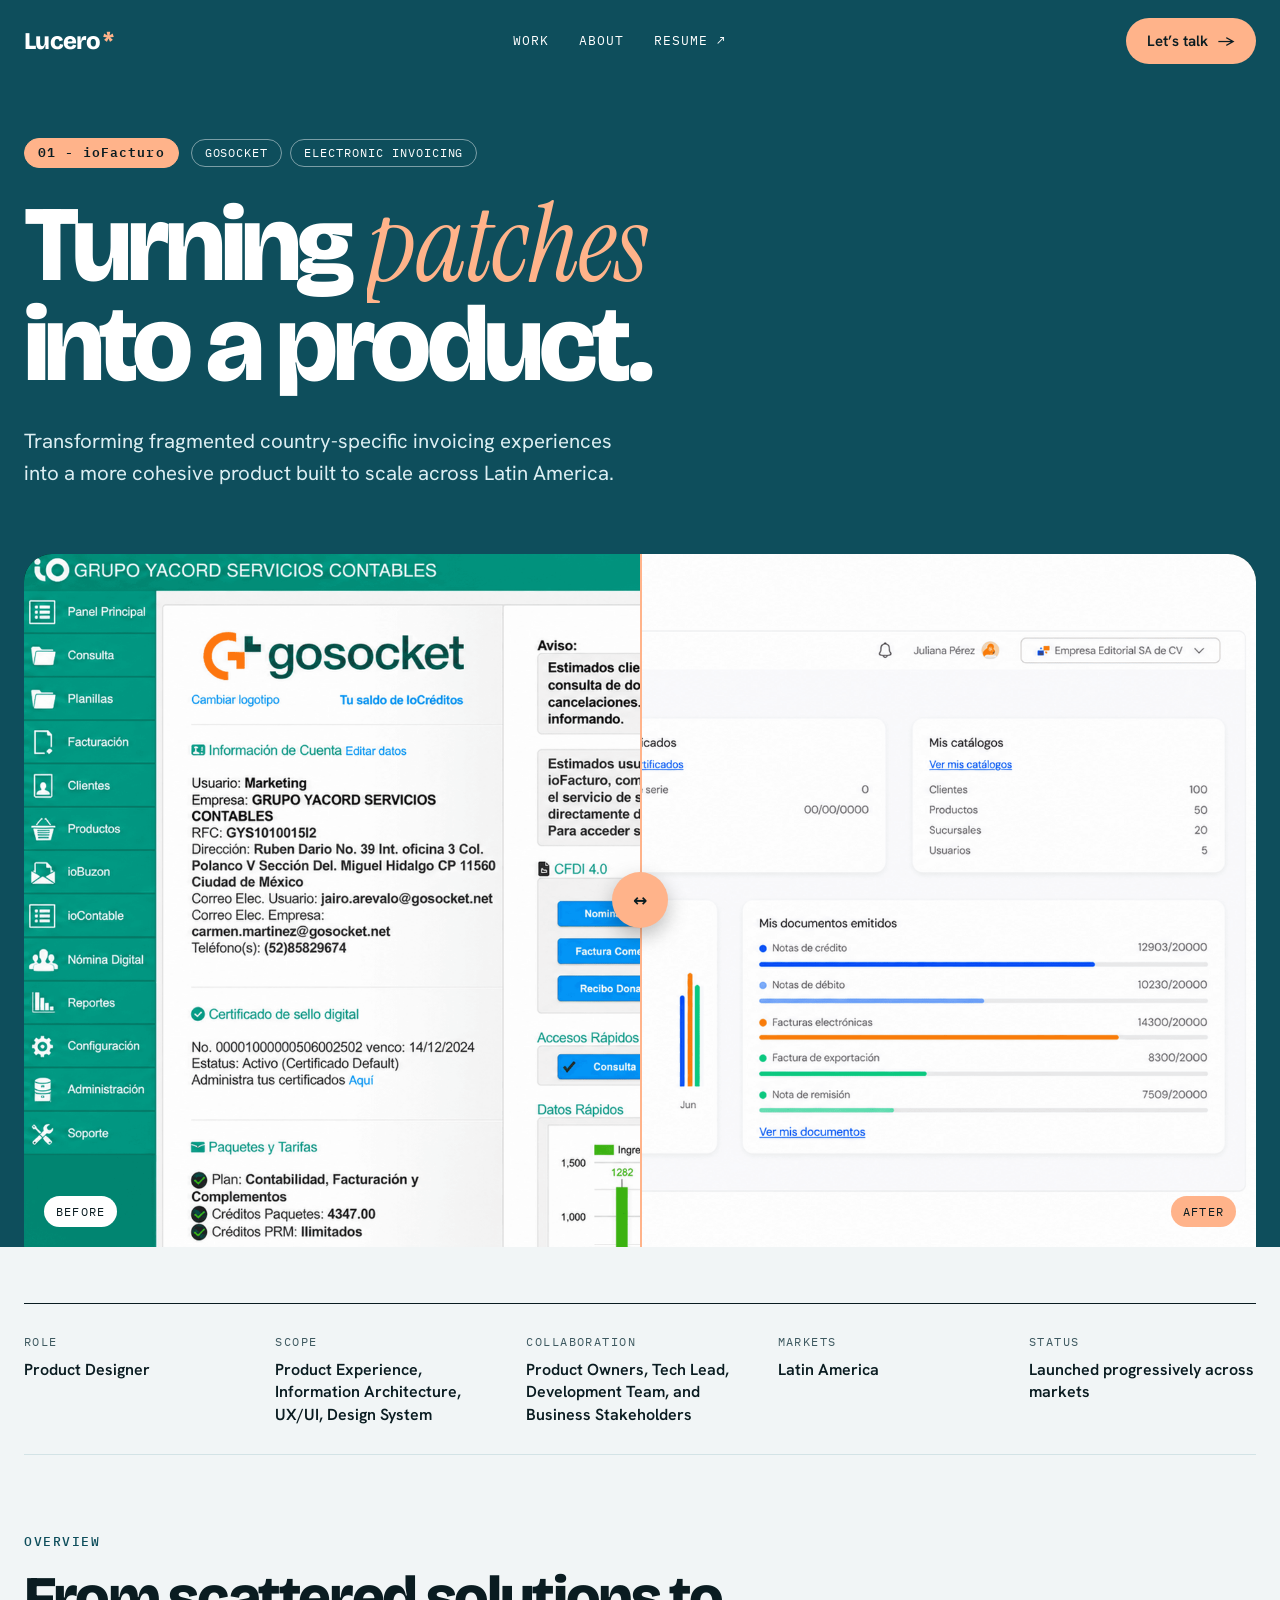
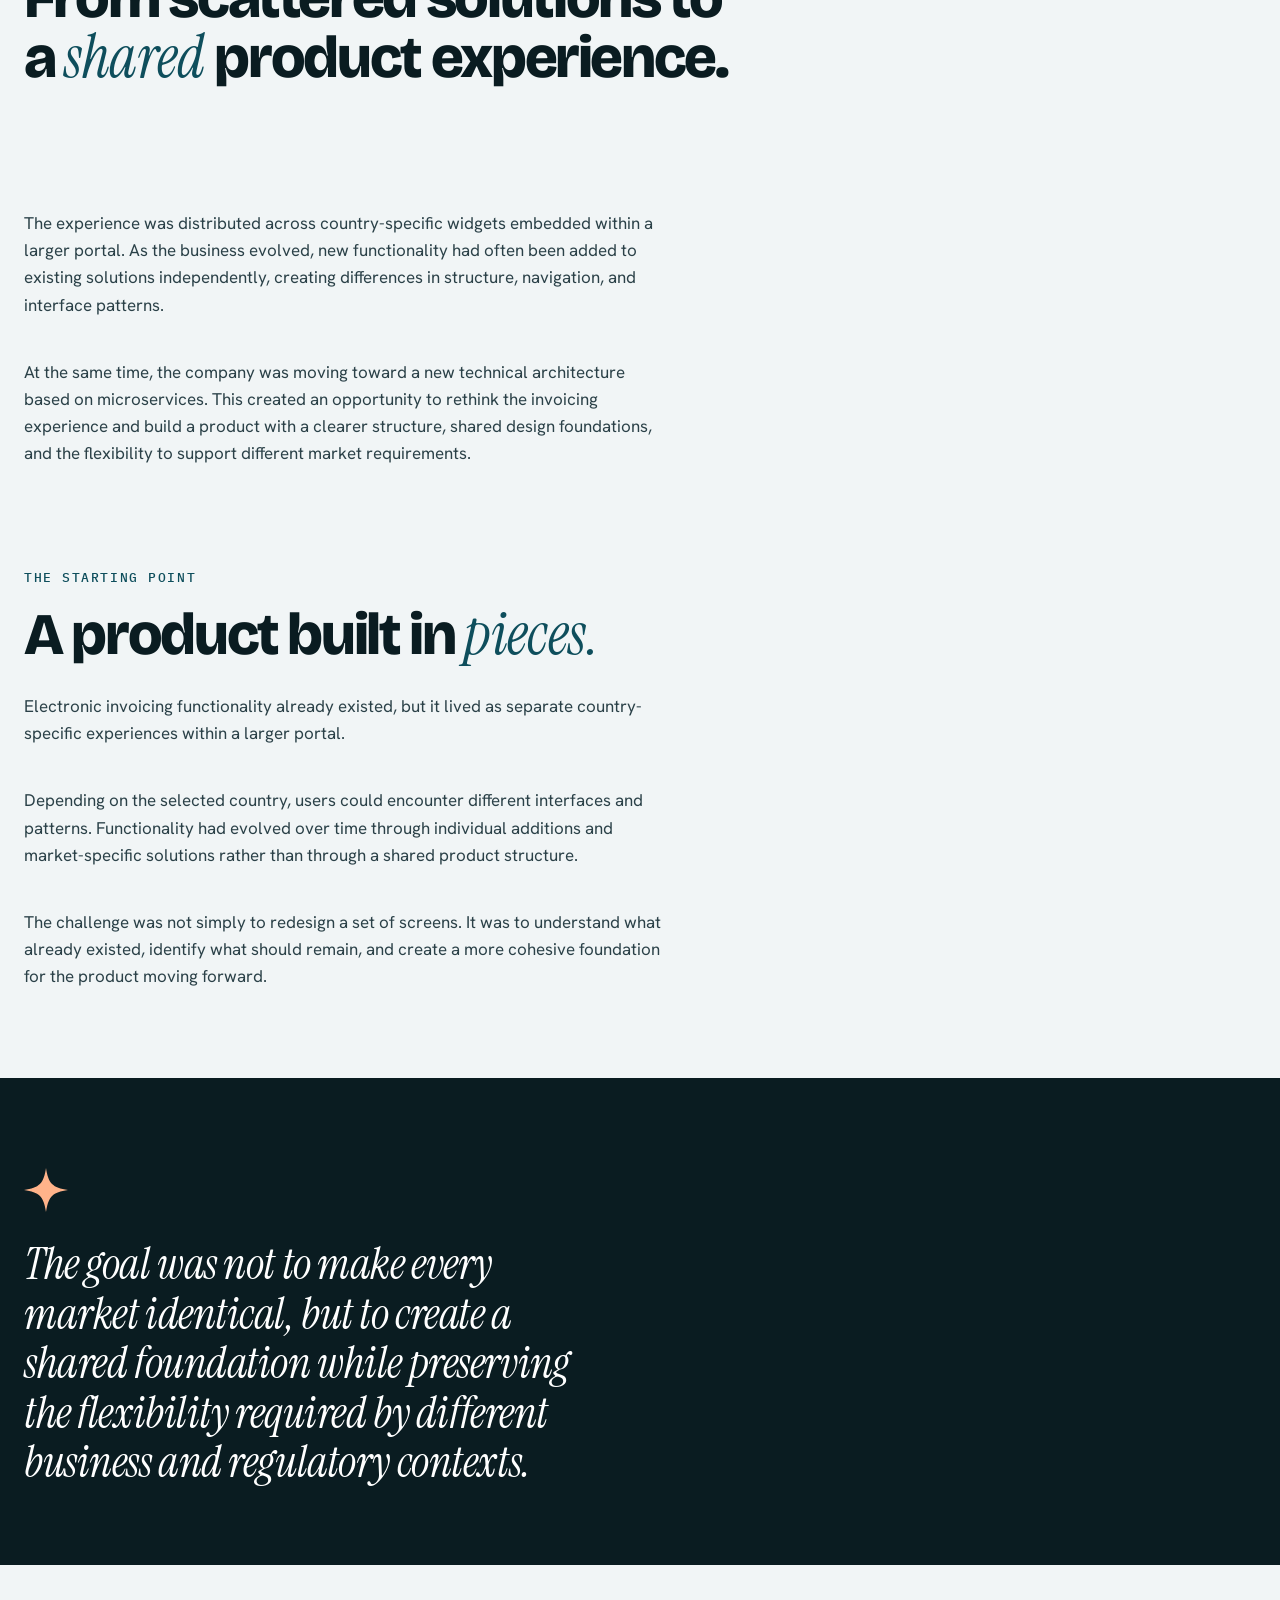
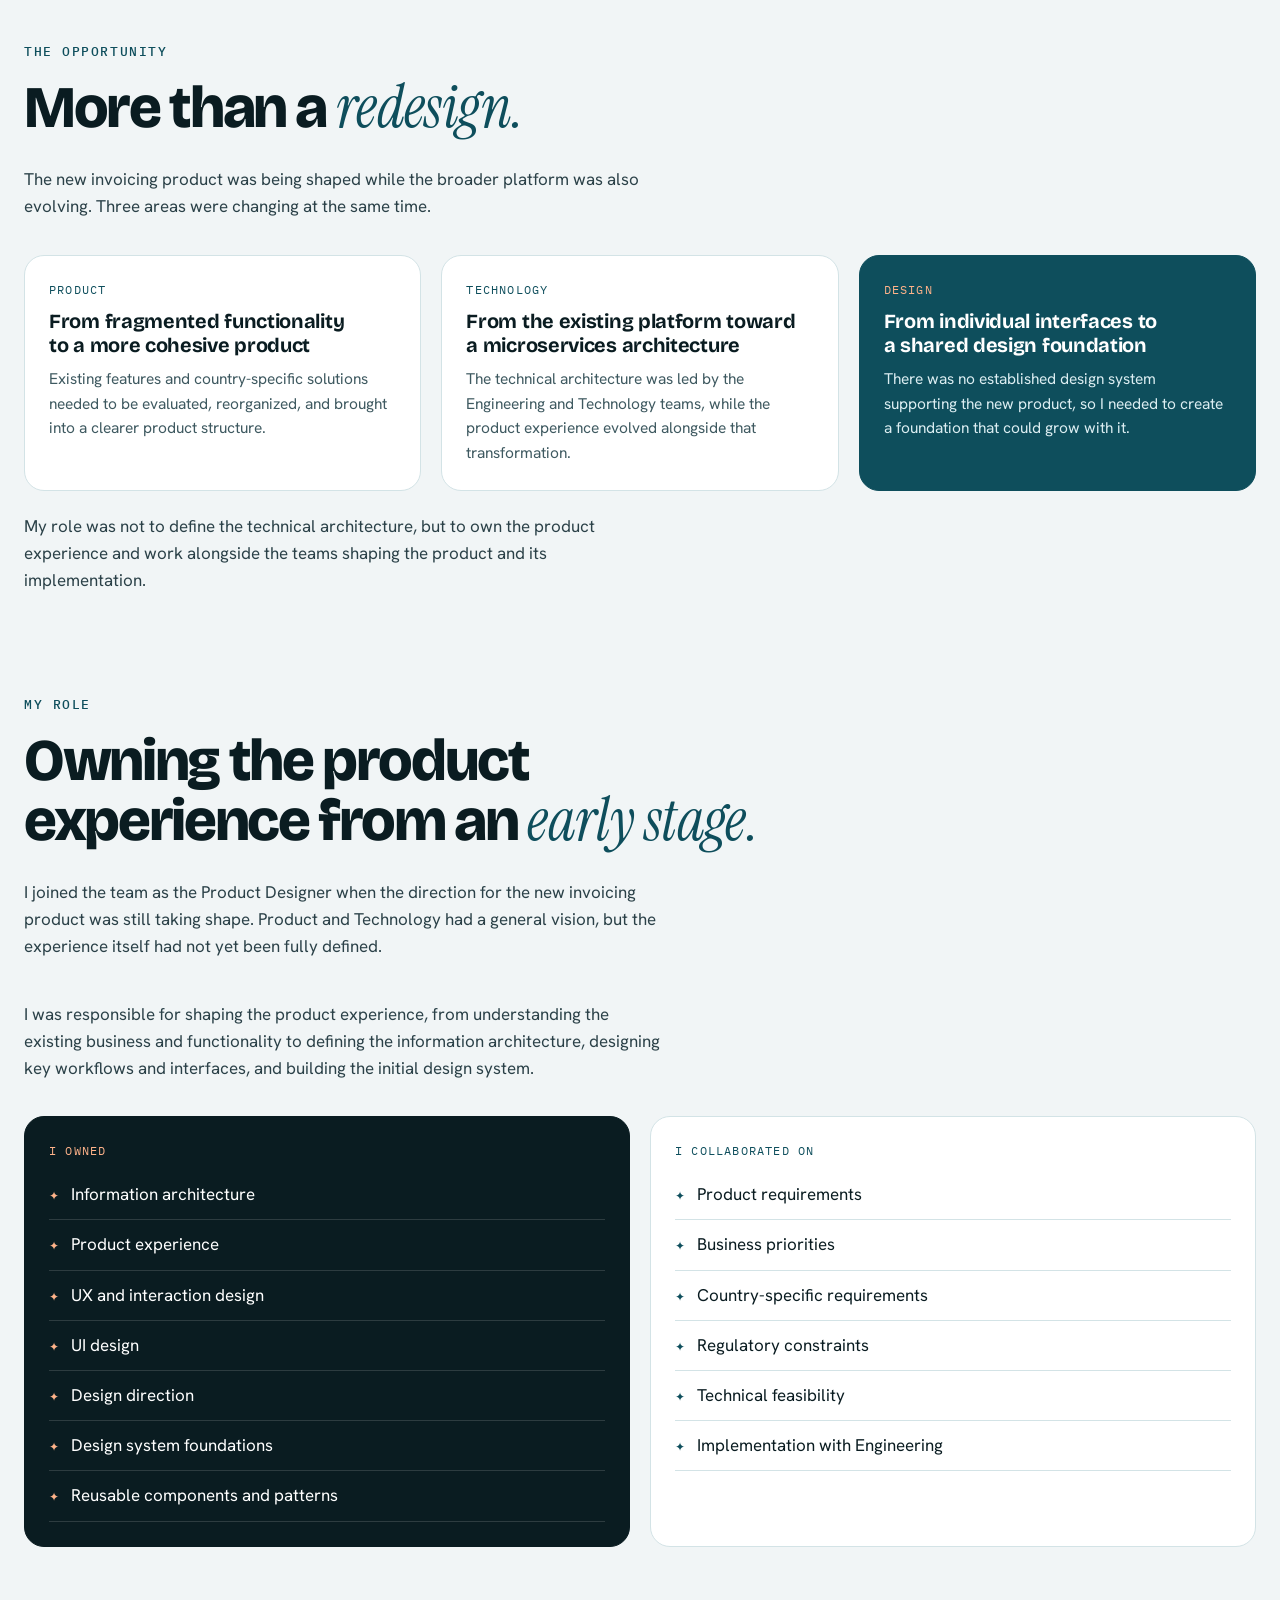
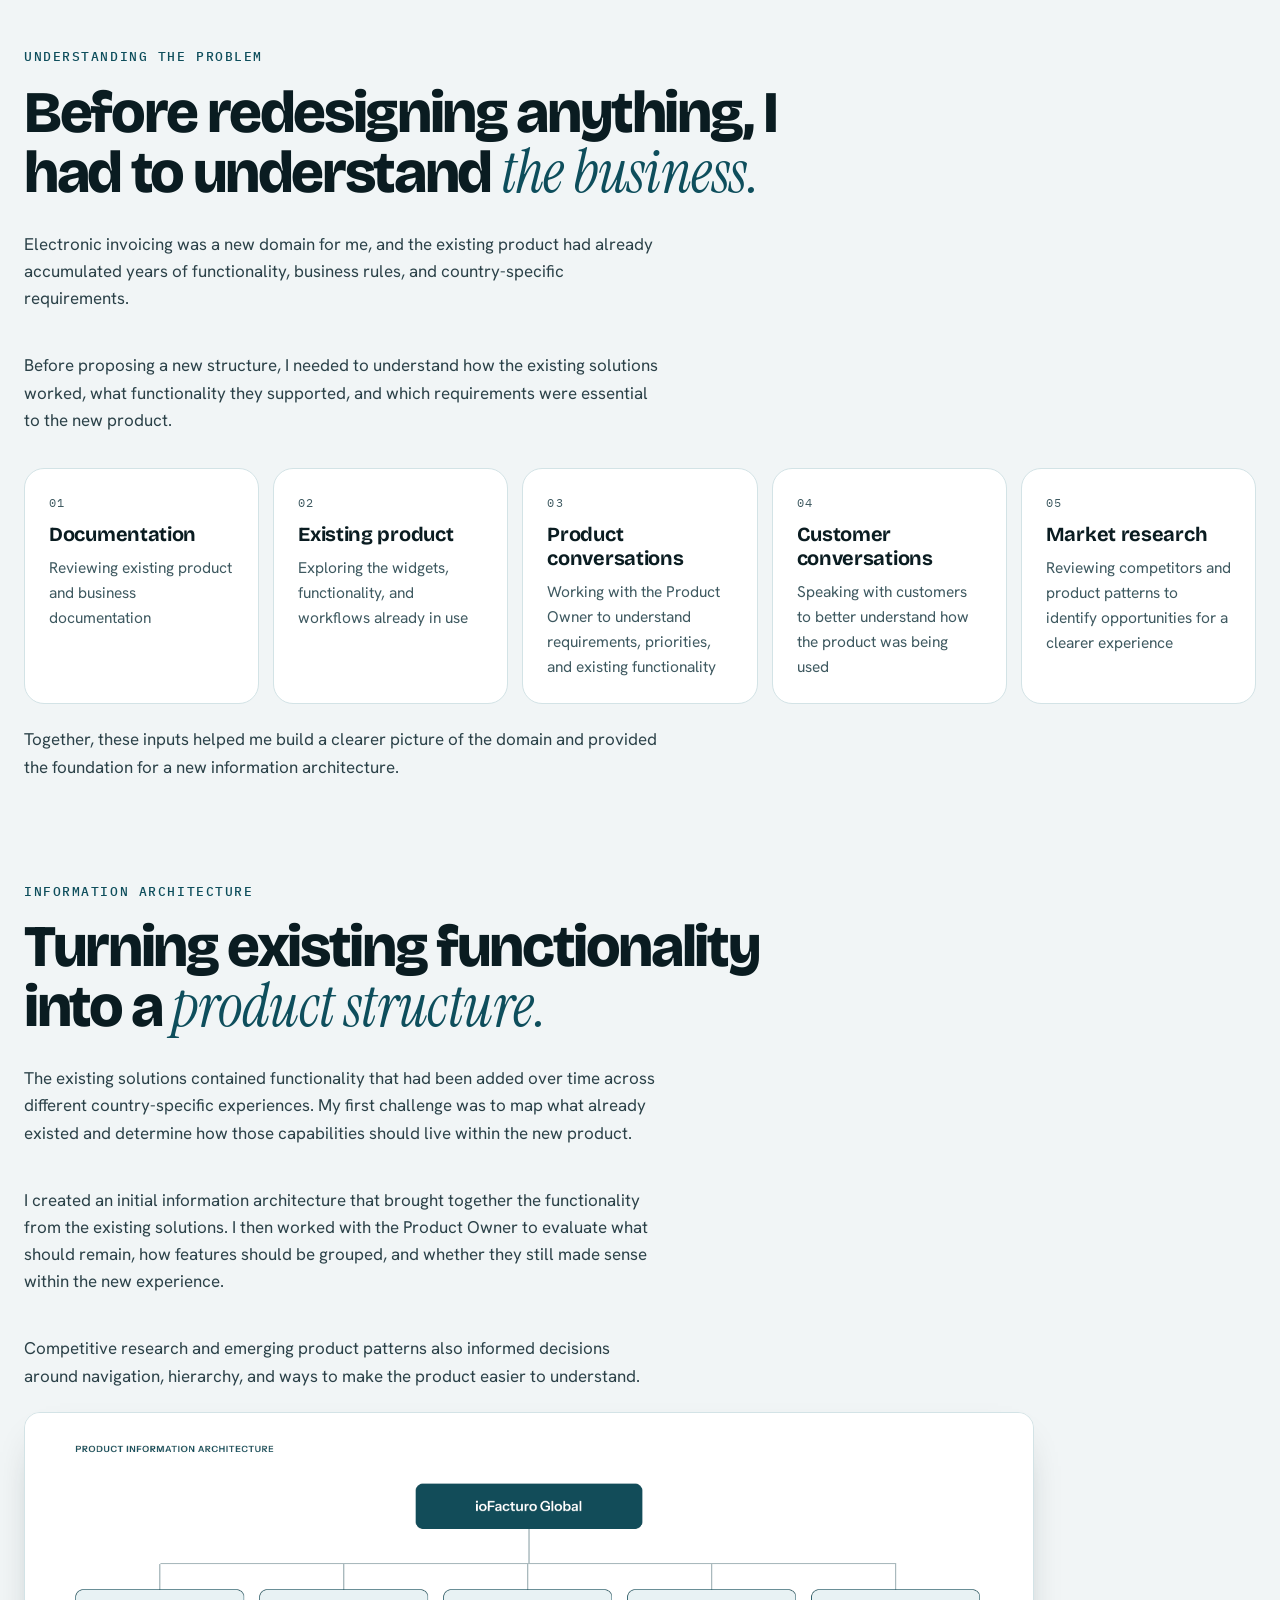
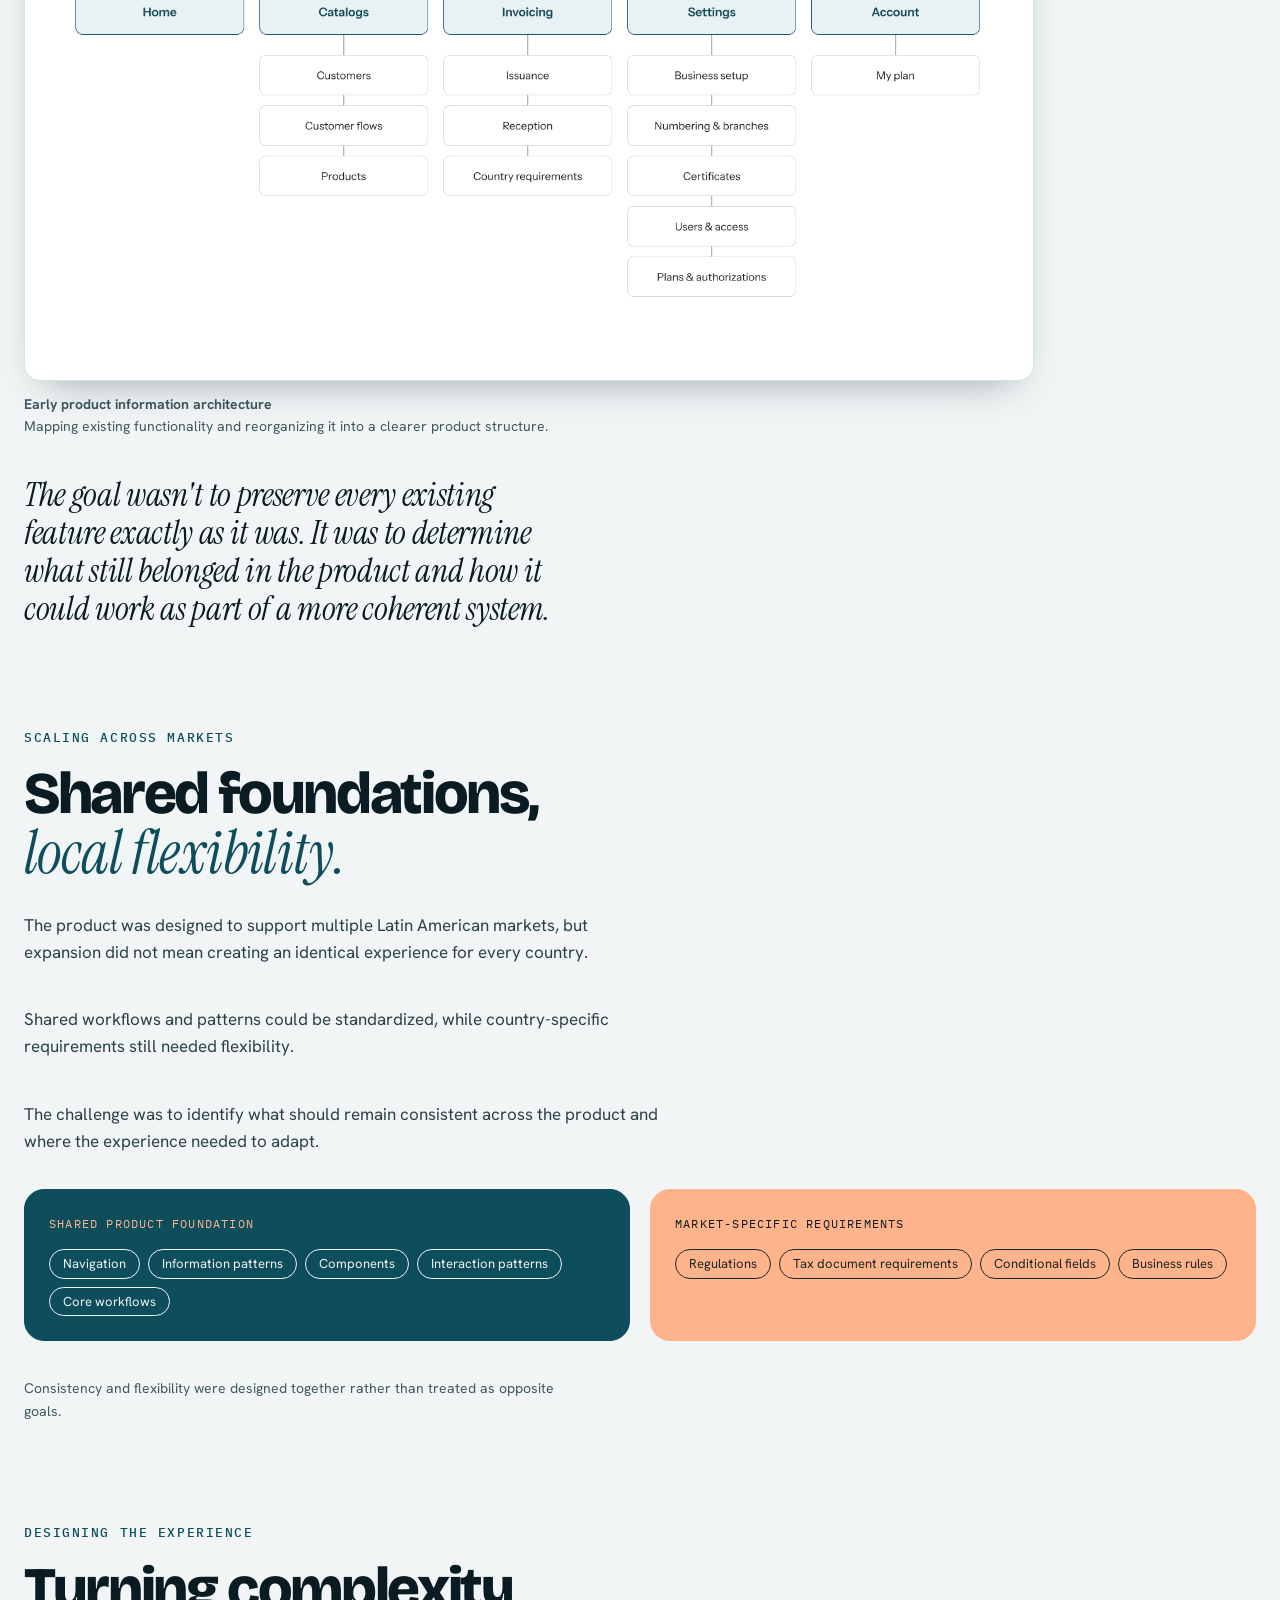
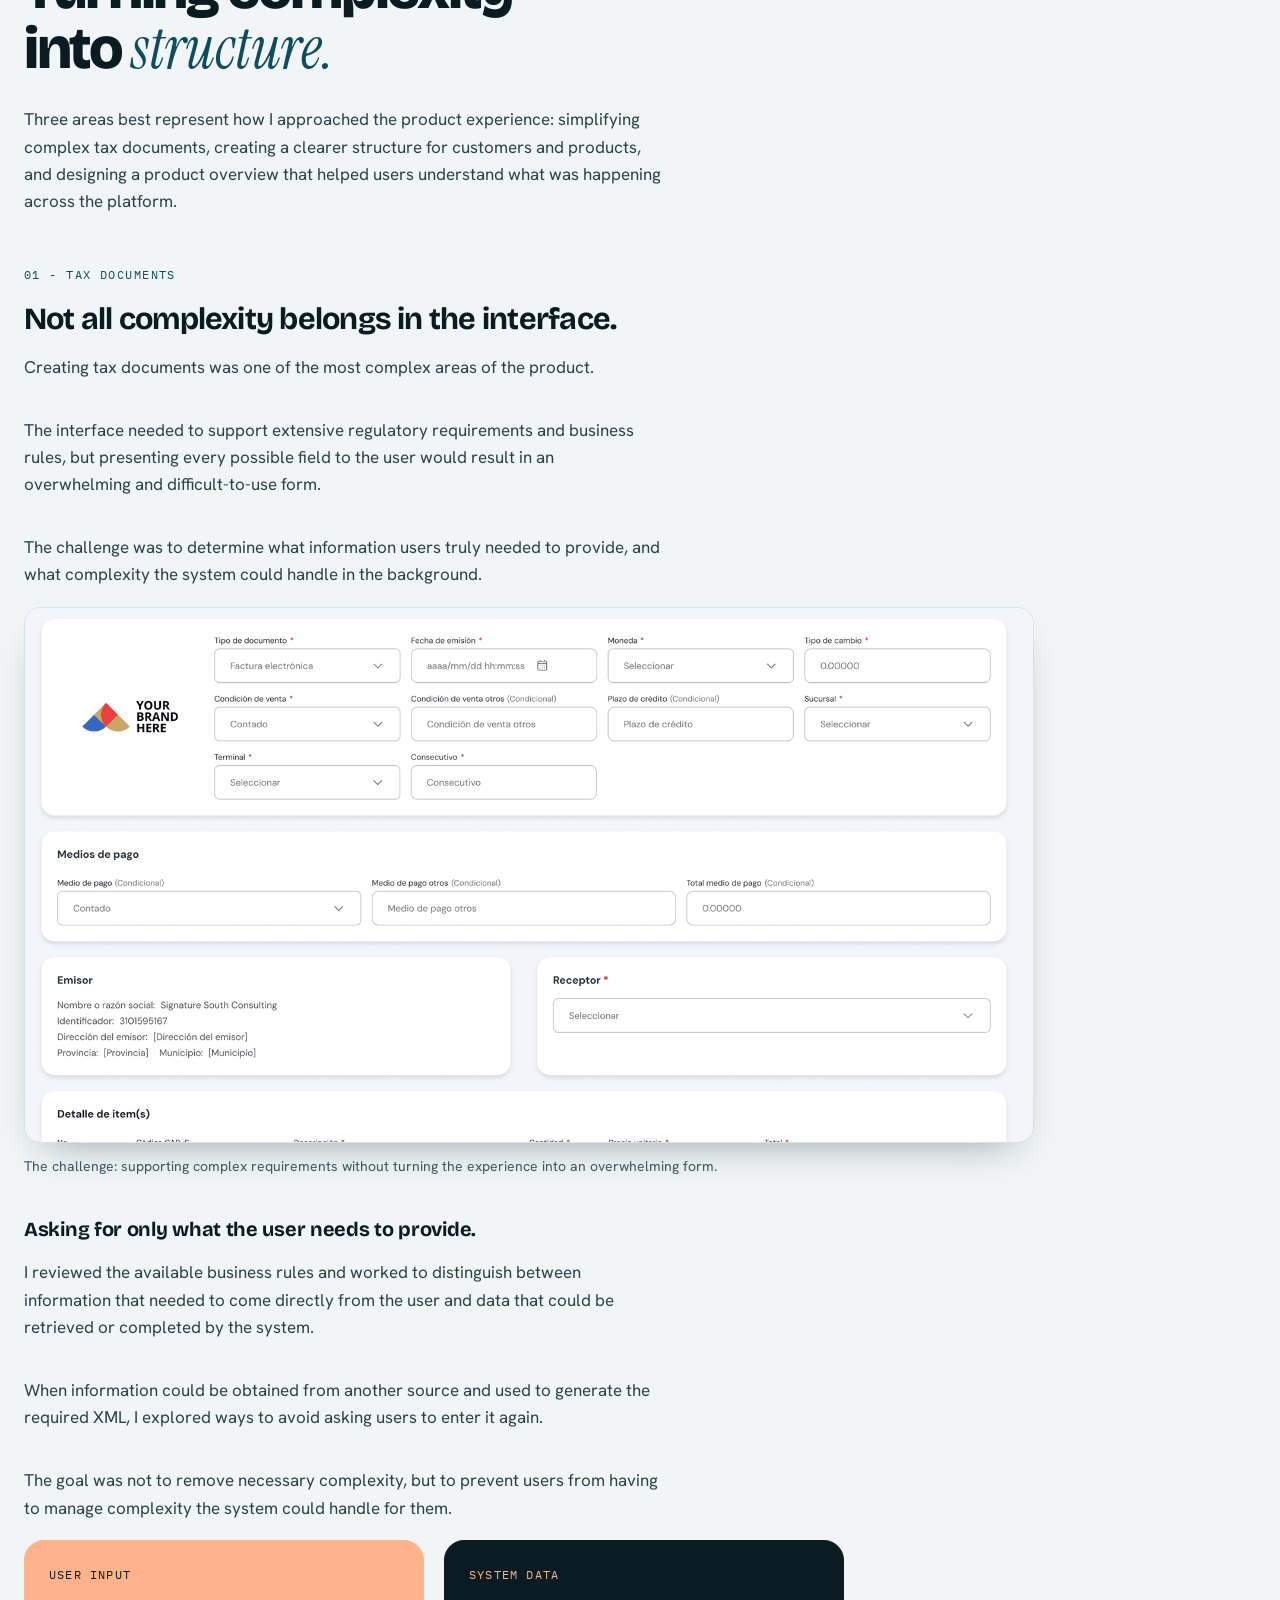
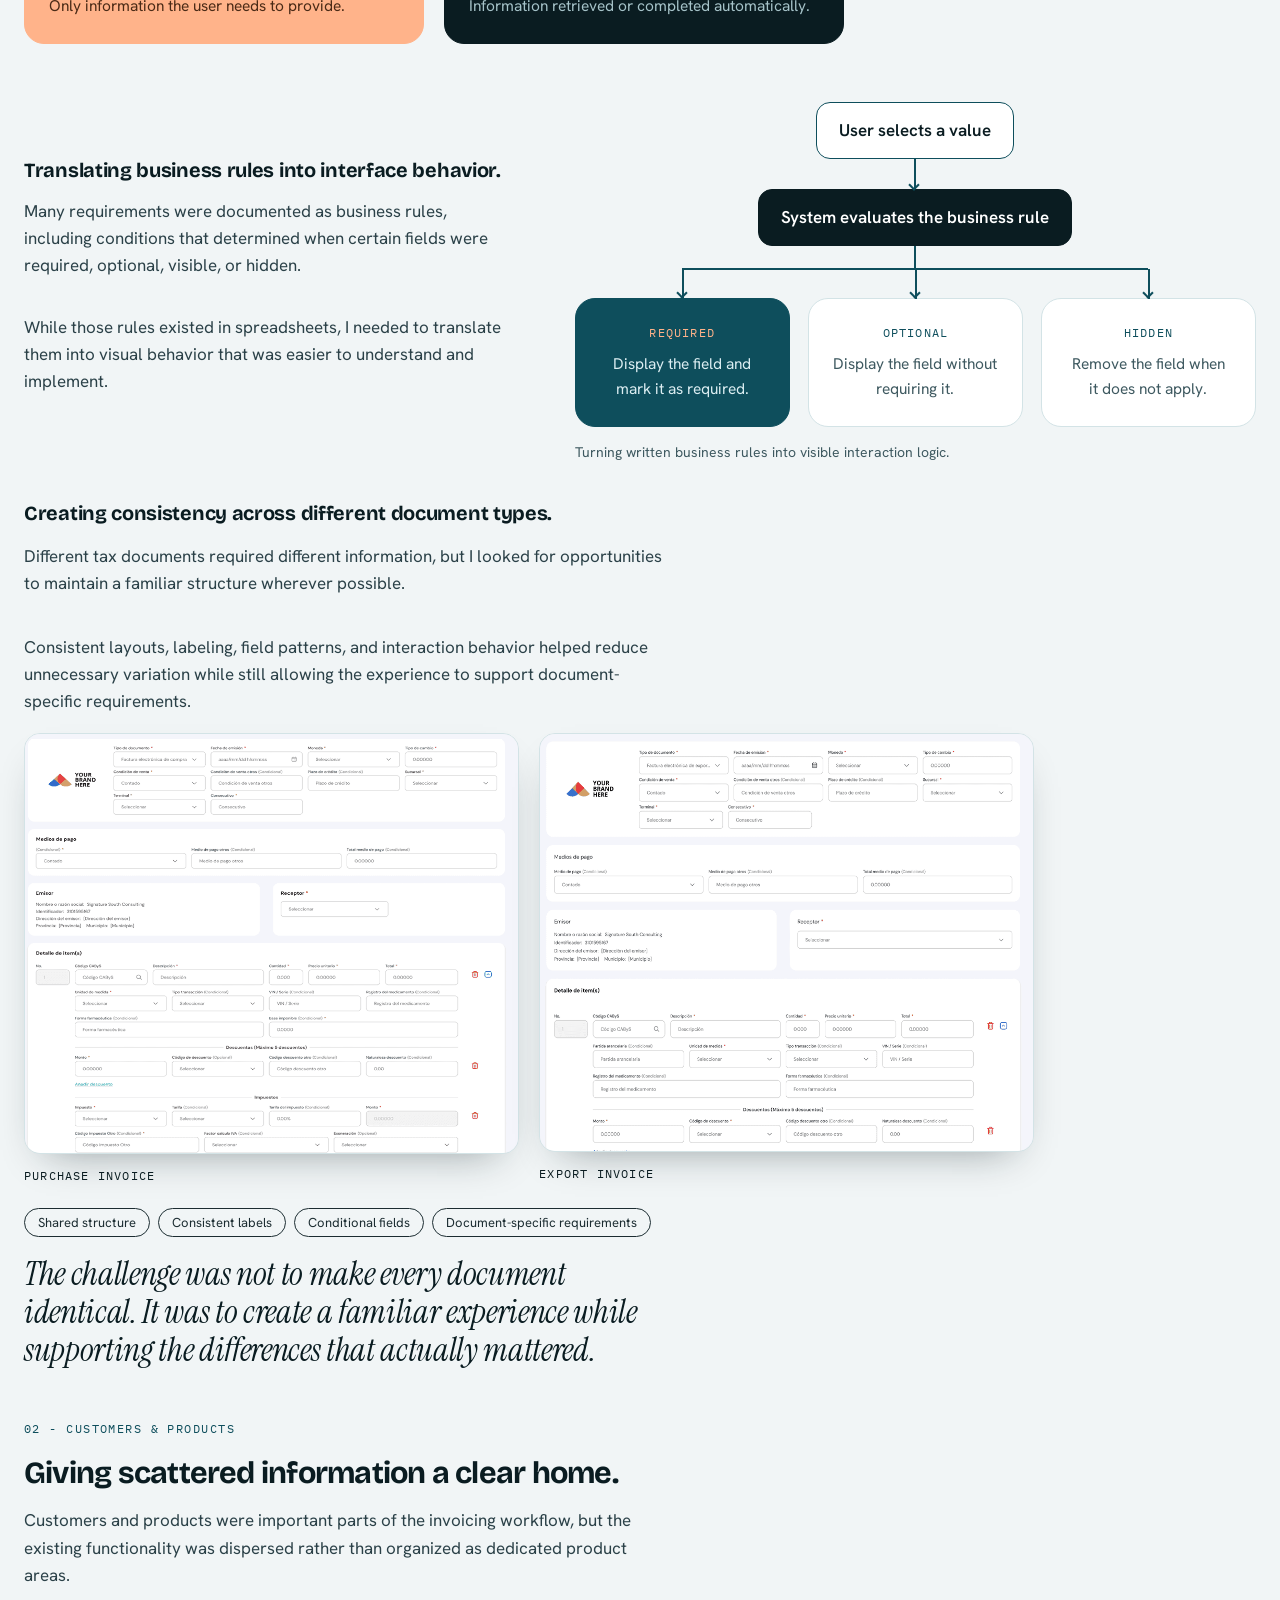
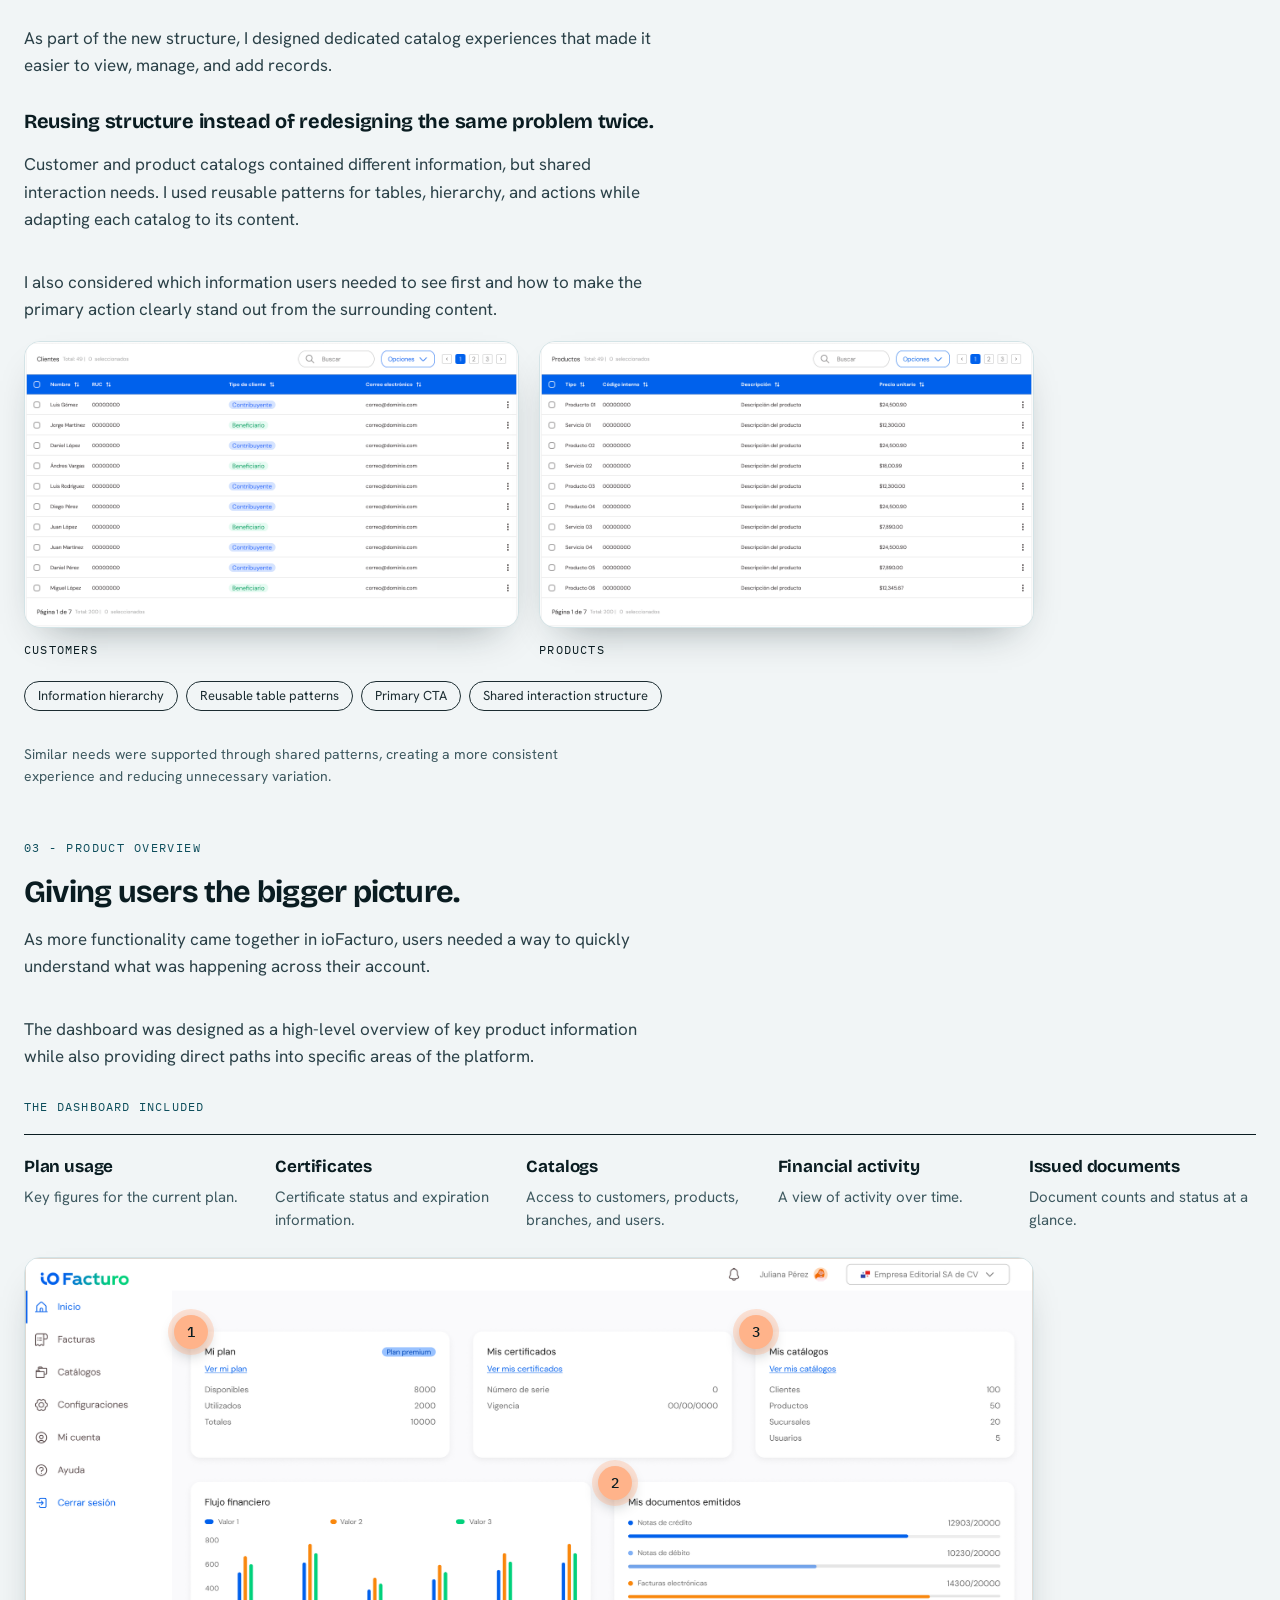
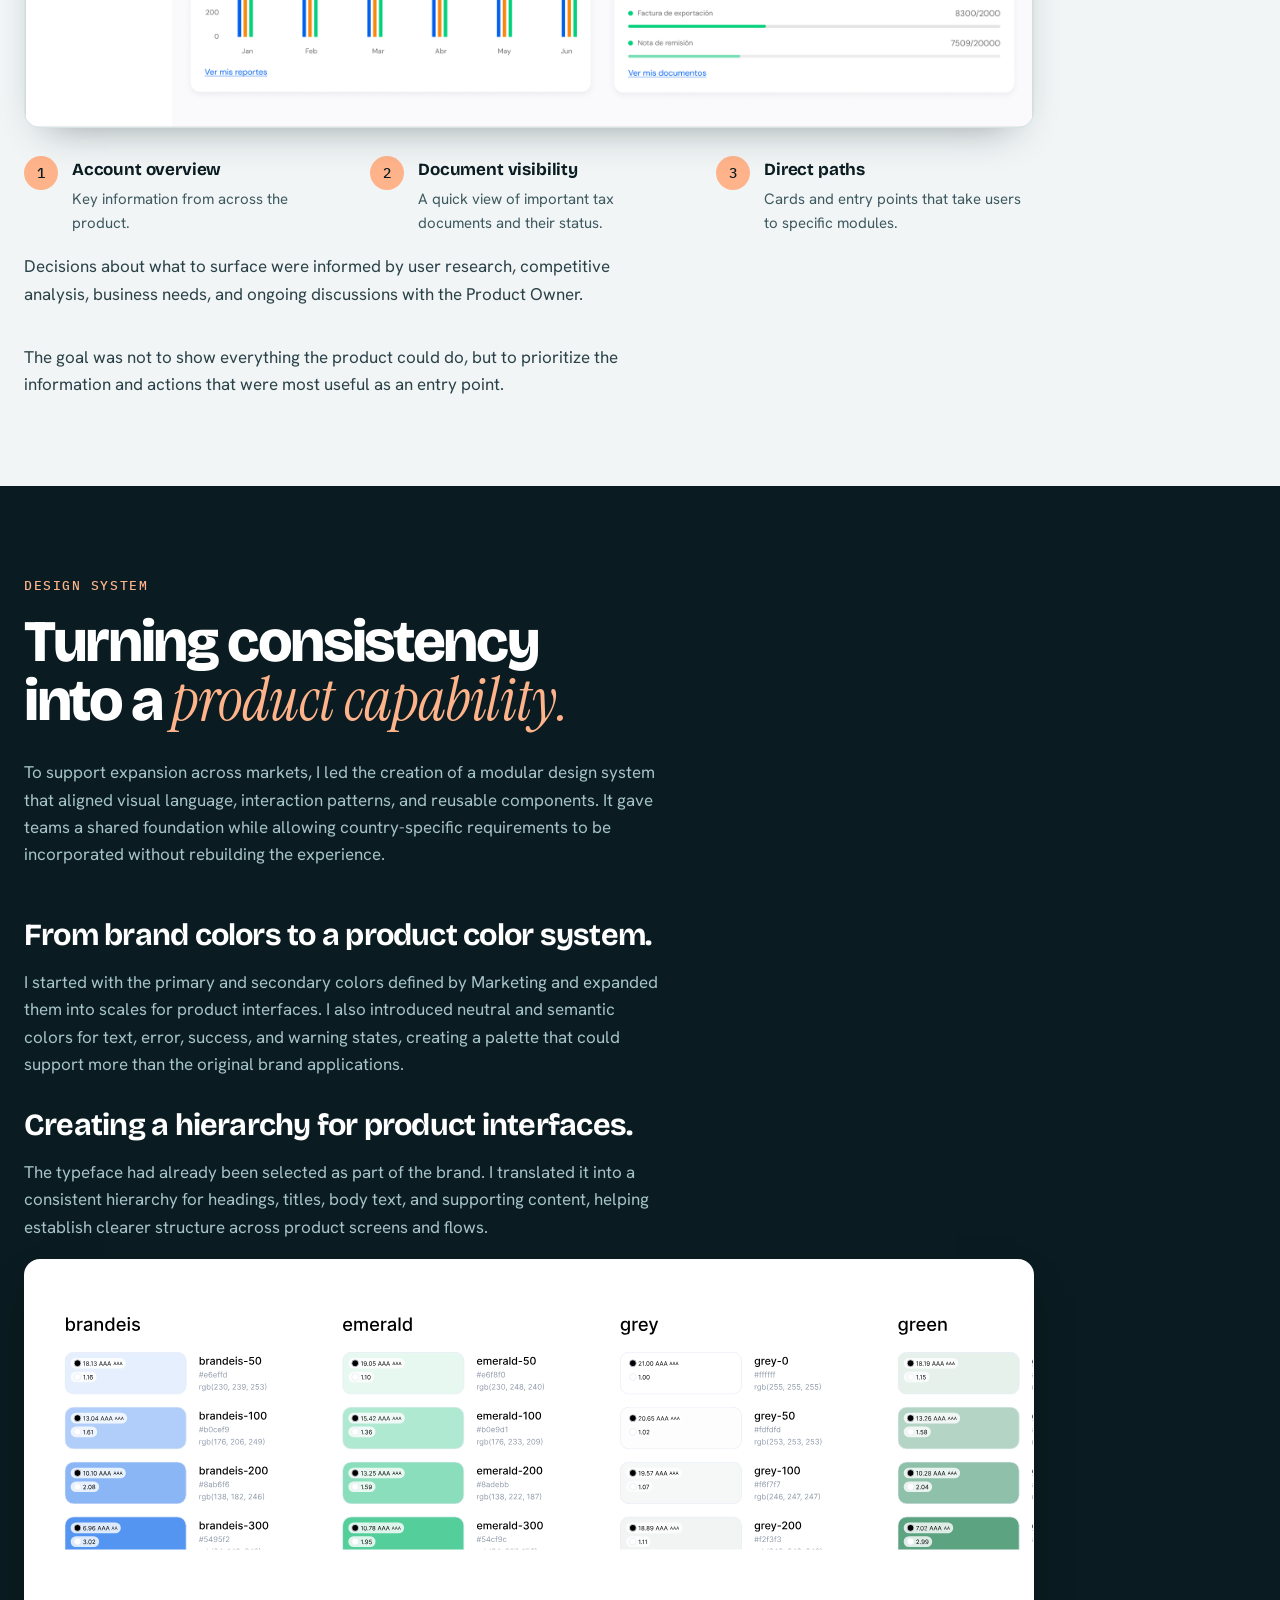
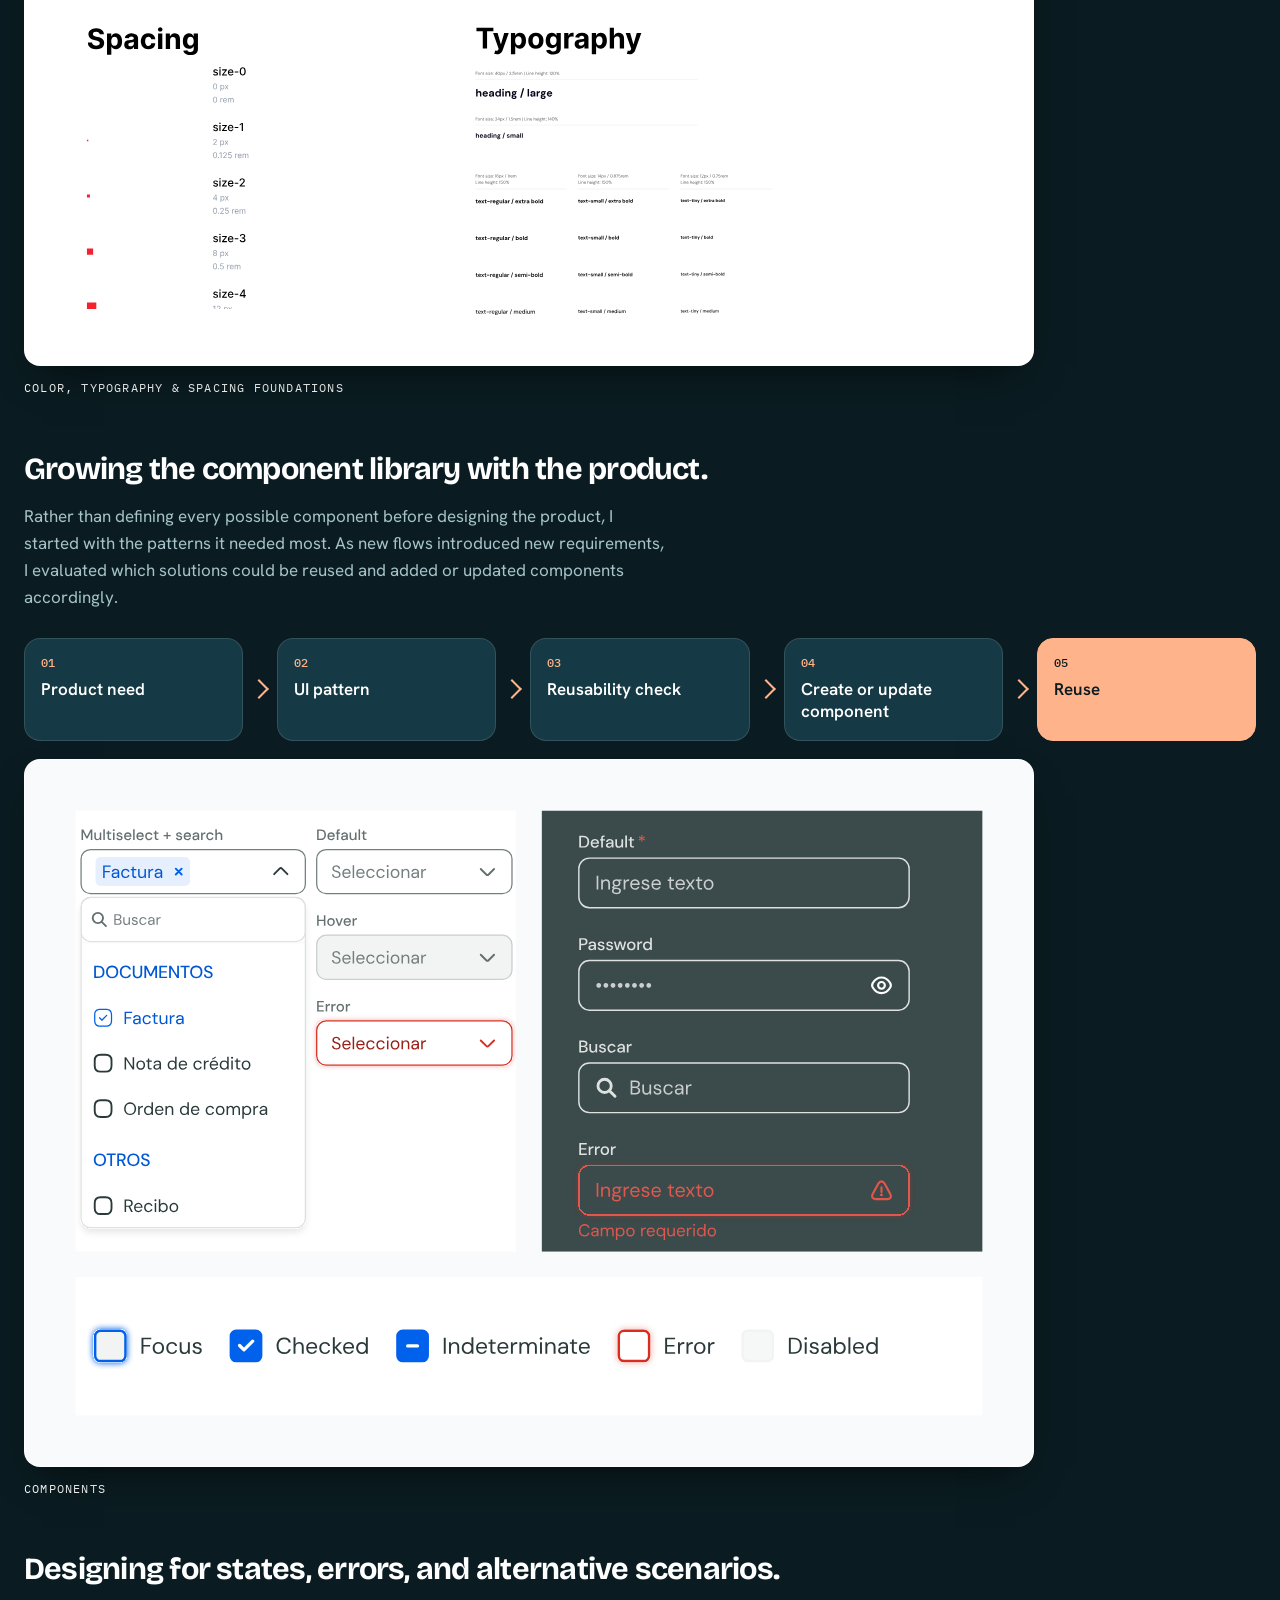
<file: work/iofacturo.html>
<!doctype html>
<html lang="en">
<head>
<meta charset="utf-8">
<meta name="viewport" content="width=device-width, initial-scale=1, viewport-fit=cover">
<title>ioFacturo Case Study - Lucero M. Rojas</title>
<meta name="description" content="How I turned fragmented country-specific invoicing experiences into a scalable product and shared design foundation for Latin America.">
<meta property="og:title" content="ioFacturo Case Study - Lucero M. Rojas">
<meta property="og:description" content="How I turned fragmented country-specific invoicing experiences into a scalable product and shared design foundation for Latin America.">
<meta property="og:image" content="https://luceromrojas.com/assets/img/og-iofacturo.jpg">
<meta property="og:image:width" content="1200">
<meta property="og:image:height" content="630">
<meta property="og:url" content="https://luceromrojas.com/work/iofacturo.html">
<meta property="og:type" content="website">
<meta name="twitter:image" content="https://luceromrojas.com/assets/img/og-iofacturo.jpg">
<link rel="icon" href="../favicon.svg" type="image/svg+xml">
<link rel="icon" href="../favicon-32.png" sizes="32x32" type="image/png">
<link rel="apple-touch-icon" href="../apple-touch-icon.png">
<link rel="canonical" href="https://luceromrojas.com/work/iofacturo.html">
<meta name="theme-color" content="#0E4E5C">
<meta name="twitter:card" content="summary_large_image">
<link rel="preconnect" href="https://fonts.googleapis.com">
<link rel="preconnect" href="https://fonts.gstatic.com" crossorigin>
<link rel="stylesheet" href="https://fonts.googleapis.com/css2?family=Bricolage+Grotesque:opsz,wght@12..96,500;12..96,700;12..96,800&family=Instrument+Serif:ital@0;1&family=Hanken+Grotesk:wght@400;500;600&family=IBM+Plex+Mono:wght@400;500&display=swap">
<link rel="stylesheet" href="../assets/css/site.css">
</head>
<body class="cs-wide">
<a class="skip" href="#main">Skip to content</a>

<nav class="nav nav--hero" aria-label="Main" data-offset="80">
  <div class="wrap nav__in">
    <a class="logo" href="../index.html" aria-label="Lucero M. Rojas, home">Lucero<span aria-hidden="true">*</span></a>
    <div class="nav__links">
      <a href="../index.html#work">Work</a>
      <a href="../index.html#about">About</a>
      <a href="https://drive.google.com/file/d/1FefpyBtR9SdfBJnohA6IZ15ghc4XHnws/view?usp=sharing" target="_blank" rel="noopener">Resume ↗</a>
    </div>
    <a class="btn btn--accent btn--sm" href="../index.html#contact">Let’s talk <span class="arr" aria-hidden="true">→</span></a>
  </div>
  <span class="progress" aria-hidden="true"></span>
</nav>

<main id="main">

<header class="cs-hero on-field">
  <div class="wrap cs-hero__in">
    <div class="tag-row">
      <span class="pill pill--fill" style="font-family:var(--f-mono);letter-spacing:.08em">01 - ioFacturo</span>
      <div class="tags-o tags-o--hero"><span>GoSocket</span><span>Electronic invoicing</span></div>
    </div>
    <h1 class="display h1" data-split>Turning <em>patches</em> into a product.</h1>
    <p class="lead" data-reveal>Transforming fragmented country-specific invoicing experiences into a more cohesive product built to scale across Latin America.</p>
    <div class="cs-hero__media">
      <div class="ba">
        <figure class="ph ph--dark ba__before" data-label="Legacy invoicing portal"><img src="../assets/img/iofacturo/before.png" alt="Legacy invoicing portal" onerror="this.remove()"></figure>
        <figure class="ph ph--field ba__after" data-label="Redesigned ioFacturo dashboard"><img src="../assets/img/iofacturo/after.png" alt="Redesigned ioFacturo dashboard" onerror="this.remove()"></figure>
        <span class="ba__line"></span>
        <span class="ba__knob" aria-hidden="true">↔</span>
        <span class="ba__tag ba__tag--l">Before</span><span class="ba__tag ba__tag--r">After</span>
        <input id="ba-io" type="range" min="0" max="100" value="50" aria-label="Compare the legacy portal with the redesigned dashboard">
      </div>
    </div>
  </div>
</header>

<!-- OVERVIEW -->
<section class="wrap" style="padding-top:56px">
  <dl class="meta" style="--cols:5">
    <div><dt>Role</dt><dd>Product Designer</dd></div>
    <div><dt>Scope</dt><dd>Product Experience, Information Architecture, UX/UI, Design System</dd></div>
    <div><dt>Collaboration</dt><dd>Product Owners, Tech Lead, Development Team, and Business Stakeholders</dd></div>
    <div><dt>Markets</dt><dd>Latin America</dd></div>
    <div><dt>Status</dt><dd>Launched progressively across markets</dd></div>
  </dl>
</section>

<section class="wrap sec">
  <div class="sec__grid">
    <p class="eyebrow sec__label">Overview</p>
    <div class="sec__main">
      <h2 class="h2" data-reveal>From scattered solutions to a <em>shared</em> product experience.</h2>
      <p class="body" data-reveal>When I joined GoSocket, electronic invoicing already existed across several Latin American markets but not as a unified product.</p>
      <p class="body" data-reveal>The experience was distributed across country-specific widgets embedded within a larger portal. As the business evolved, new functionality had often been added to existing solutions independently, creating differences in structure, navigation, and interface patterns.</p>
      <p class="body" data-reveal>At the same time, the company was moving toward a new technical architecture based on microservices. This created an opportunity to rethink the invoicing experience and build a product with a clearer structure, shared design foundations, and the flexibility to support different market requirements.</p>
    </div>
  </div>
</section>

<!-- STARTING POINT -->
<section class="wrap sec">
  <div class="sec__grid">
    <p class="eyebrow sec__label">The starting point</p>
    <div class="sec__main">
      <h2 class="h2" data-reveal>A product built in <em>pieces.</em></h2>
      <p class="body" data-reveal>Electronic invoicing functionality already existed, but it lived as separate country-specific experiences within a larger portal.</p>
      <p class="body" data-reveal>Depending on the selected country, users could encounter different interfaces and patterns. Functionality had evolved over time through individual additions and market-specific solutions rather than through a shared product structure.</p>
      <p class="body" data-reveal>The challenge was not simply to redesign a set of screens. It was to understand what already existed, identify what should remain, and create a more cohesive foundation for the product moving forward.</p>
    </div>
  </div>
</section>

<section class="on-ink sec--band">
  <div class="wrap" style="padding-top:104px;padding-bottom:104px">
    <svg class="star" viewBox="0 0 40 40" width="44" height="44" aria-hidden="true"><path d="M20 0 C22 14 26 18 40 20 C26 22 22 26 20 40 C18 26 14 22 0 20 C14 18 18 14 20 0Z"></path></svg>
    <p class="pull" style="margin-top:28px" data-reveal>The goal was not to make every market identical, but to create a shared foundation while preserving the flexibility required by different business and regulatory contexts.</p>
  </div>
</section>

<!-- OPPORTUNITY -->
<section class="wrap sec">
  <div class="sec__grid">
    <p class="eyebrow sec__label">The opportunity</p>
    <div class="sec__main">
      <h2 class="h2" data-reveal>More than a <em>redesign.</em></h2>
      <p class="body" data-reveal>The new invoicing product was being shaped while the broader platform was also evolving. Three areas were changing at the same time.</p>
      <div class="grid3" style="margin-top:12px">
        <div class="tile" data-reveal style="--d:0"><span class="mono">Product</span><h3 class="h4">From fragmented functionality to a more cohesive product</h3><p>Existing features and country-specific solutions needed to be evaluated, reorganized, and brought into a clearer product structure.</p></div>
        <div class="tile" data-reveal style="--d:1"><span class="mono">Technology</span><h3 class="h4">From the existing platform toward a microservices architecture</h3><p>The technical architecture was led by the Engineering and Technology teams, while the product experience evolved alongside that transformation.</p></div>
        <div class="tile tile--field" data-reveal style="--d:2"><span class="mono">Design</span><h3 class="h4">From individual interfaces to a shared design foundation</h3><p>There was no established design system supporting the new product, so I needed to create a foundation that could grow with it.</p></div>
      </div>
      <p class="body" data-reveal>My role was not to define the technical architecture, but to own the product experience and work alongside the teams shaping the product and its implementation.</p>
    </div>
  </div>
</section>

<!-- ROLE -->
<section class="wrap sec">
  <div class="sec__grid">
    <p class="eyebrow sec__label">My role</p>
    <div class="sec__main">
      <h2 class="h2" data-reveal>Owning the product experience from an <em>early stage.</em></h2>
      <p class="body" data-reveal>I joined the team as the Product Designer when the direction for the new invoicing product was still taking shape. Product and Technology had a general vision, but the experience itself had not yet been fully defined.</p>
      <p class="body" data-reveal>I was responsible for shaping the product experience, from understanding the existing business and functionality to defining the information architecture, designing key workflows and interfaces, and building the initial design system.</p>
      <div class="listcols" style="margin-top:12px">
        <div class="tile tile--ink" data-reveal><span class="mono">I owned</span>
          <ul class="list"><li>Information architecture</li><li>Product experience</li><li>UX and interaction design</li><li>UI design</li><li>Design direction</li><li>Design system foundations</li><li>Reusable components and patterns</li></ul>
        </div>
        <div class="tile" data-reveal style="--d:1"><span class="mono">I collaborated on</span>
          <ul class="list"><li>Product requirements</li><li>Business priorities</li><li>Country-specific requirements</li><li>Regulatory constraints</li><li>Technical feasibility</li><li>Implementation with Engineering</li></ul>
        </div>
      </div>
    </div>
  </div>
</section>

<!-- UNDERSTANDING -->
<section class="wrap sec">
  <div class="sec__grid">
    <p class="eyebrow sec__label">Understanding the problem</p>
    <div class="sec__main">
      <h2 class="h2" data-reveal>Before redesigning anything, I had to understand <em>the business.</em></h2>
      <p class="body" data-reveal>Electronic invoicing was a new domain for me, and the existing product had already accumulated years of functionality, business rules, and country-specific requirements.</p>
      <p class="body" data-reveal>Before proposing a new structure, I needed to understand how the existing solutions worked, what functionality they supported, and which requirements were essential to the new product.</p>
      <div class="grid5" style="margin-top:12px">
        <div class="tile" data-reveal style="--d:0"><span class="num">01</span><h3 class="h4">Documentation</h3><p>Reviewing existing product and business documentation</p></div>
        <div class="tile" data-reveal style="--d:1"><span class="num">02</span><h3 class="h4">Existing product</h3><p>Exploring the widgets, functionality, and workflows already in use</p></div>
        <div class="tile" data-reveal style="--d:2"><span class="num">03</span><h3 class="h4">Product conversations</h3><p>Working with the Product Owner to understand requirements, priorities, and existing functionality</p></div>
        <div class="tile" data-reveal style="--d:3"><span class="num">04</span><h3 class="h4">Customer conversations</h3><p>Speaking with customers to better understand how the product was being used</p></div>
        <div class="tile" data-reveal style="--d:4"><span class="num">05</span><h3 class="h4">Market research</h3><p>Reviewing competitors and product patterns to identify opportunities for a clearer experience</p></div>
      </div>
      <p class="body" data-reveal>Together, these inputs helped me build a clearer picture of the domain and provided the foundation for a new information architecture.</p>
    </div>
  </div>
</section>

<!-- IA -->
<section class="wrap sec">
  <div class="sec__grid">
    <p class="eyebrow sec__label">Information architecture</p>
    <div class="sec__main">
      <h2 class="h2" data-reveal>Turning existing functionality into a <em>product structure.</em></h2>
      <p class="body" data-reveal>The existing solutions contained functionality that had been added over time across different country-specific experiences. My first challenge was to map what already existed and determine how those capabilities should live within the new product.</p>
      <p class="body" data-reveal>I created an initial information architecture that brought together the functionality from the existing solutions. I then worked with the Product Owner to evaluate what should remain, how features should be grouped, and whether they still made sense within the new experience.</p>
      <p class="body" data-reveal>Competitive research and emerging product patterns also informed decisions around navigation, hierarchy, and ways to make the product easier to understand.</p>
      <figure class="fig fig--wide" data-reveal="scale">
        <div class="ph ph--169 ph--contain" data-label="Information architecture diagram"><img src="../assets/img/iofacturo/ia.png" alt="Simplified information architecture showing the main ioFacturo navigation groups and nested country-specific invoicing pages." loading="lazy" onerror="this.remove()"></div>
        <figcaption><strong>Early product information architecture</strong><br>Mapping existing functionality and reorganizing it into a clearer product structure.</figcaption>
      </figure>
      <p class="pull" style="font-size:clamp(24px,2.6vw,36px);margin-top:16px" data-reveal>The goal wasn't to preserve every existing feature exactly as it was. It was to determine what still belonged in the product and how it could work as part of a more coherent system.</p>
    </div>
  </div>
</section>

<!-- SCALING -->
<section class="wrap sec">
  <div class="sec__grid">
    <p class="eyebrow sec__label">Scaling across markets</p>
    <div class="sec__main">
      <h2 class="h2" data-reveal>Shared foundations, <em>local flexibility.</em></h2>
      <p class="body" data-reveal>The product was designed to support multiple Latin American markets, but expansion did not mean creating an identical experience for every country.</p>
      <p class="body" data-reveal>Shared workflows and patterns could be standardized, while country-specific requirements still needed flexibility.</p>
      <p class="body" data-reveal>The challenge was to identify what should remain consistent across the product and where the experience needed to adapt.</p>
      <div class="compare" style="margin-top:12px">
        <div class="tile tile--field" data-reveal><span class="mono">Shared product foundation</span>
          <div class="pills" style="margin-top:6px"><span class="pill">Navigation</span><span class="pill">Information patterns</span><span class="pill">Components</span><span class="pill">Interaction patterns</span><span class="pill">Core workflows</span></div>
        </div>
        <div class="tile tile--gold" data-reveal style="--d:1"><span class="mono">Market-specific requirements</span>
          <div class="pills" style="margin-top:6px"><span class="pill">Regulations</span><span class="pill">Tax document requirements</span><span class="pill">Conditional fields</span><span class="pill">Business rules</span></div>
        </div>
      </div>
      <p class="caption" data-reveal>Consistency and flexibility were designed together rather than treated as opposite goals.</p>
    </div>
  </div>
</section>

<!-- DESIGNING THE EXPERIENCE -->
<section class="wrap sec">
  <div class="sec__grid">
    <p class="eyebrow sec__label">Designing the experience</p>
    <div class="sec__main">
      <h2 class="h2" data-reveal>Turning complexity into <em>structure.</em></h2>
      <p class="body" data-reveal>Three areas best represent how I approached the product experience: simplifying complex tax documents, creating a clearer structure for customers and products, and designing a product overview that helped users understand what was happening across the platform.</p>

      <!-- 01 Tax documents -->
      <div class="sub">
        <span class="kicker">01 - Tax documents</span>
        <h3 class="h3" data-reveal>Not all complexity belongs in the interface.</h3>
        <p class="body" data-reveal>Creating tax documents was one of the most complex areas of the product.</p>
        <p class="body" data-reveal>The interface needed to support extensive regulatory requirements and business rules, but presenting every possible field to the user would result in an overwhelming and difficult-to-use form.</p>
        <p class="body" data-reveal>The challenge was to determine what information users truly needed to provide, and what complexity the system could handle in the background.</p>
        <figure class="fig fig--wide" data-reveal="scale">
          <div class="ph ph--wide ph--contain" data-label="Early tax-document form"><img src="../assets/img/iofacturo/tax-form.png" alt="Early ioFacturo tax-document form showing the number of fields required by regulatory and business rules." loading="lazy" onerror="this.remove()"></div>
          <figcaption>The challenge: supporting complex requirements without turning the experience into an overwhelming form.</figcaption>
        </figure>

        <h4 class="h4" data-reveal>Asking for only what the user needs to provide.</h4>
        <p class="body" data-reveal>I reviewed the available business rules and worked to distinguish between information that needed to come directly from the user and data that could be retrieved or completed by the system.</p>
        <p class="body" data-reveal>When information could be obtained from another source and used to generate the required XML, I explored ways to avoid asking users to enter it again.</p>
        <p class="body" data-reveal>The goal was not to remove necessary complexity, but to prevent users from having to manage complexity the system could handle for them.</p>
        <div class="grid2 pair">
            <div class="tile tile--gold" data-reveal><span class="mono">User input</span><p>Only information the user needs to provide.</p></div>
            <div class="tile tile--ink" data-reveal style="--d:1"><span class="mono">System data</span><p>Information retrieved or completed automatically.</p></div>
        </div>
        <div class="duo">
          <div class="duo__text">
          <h4 class="h4" data-reveal>Translating business rules into interface behavior.</h4>
          <p class="body" data-reveal>Many requirements were documented as business rules, including conditions that determined when certain fields were required, optional, visible, or hidden.</p>
          <p class="body" data-reveal>While those rules existed in spreadsheets, I needed to translate them into visual behavior that was easier to understand and implement.</p>
          </div>
          <div class="duo__visual">
          <div class="rtree" data-reveal>
            <div class="rtree__node">User selects a value</div>
            <span class="rtree__v" aria-hidden="true"></span>
            <div class="rtree__node rtree__node--ink">System evaluates the business rule</div>
            <span class="rtree__v rtree__v--short" aria-hidden="true"></span>
            <div class="rtree__branches">
              <div class="tile tile--field"><span class="mono">Required</span><p>Display the field and mark it as required.</p></div>
              <div class="tile"><span class="mono">Optional</span><p>Display the field without requiring it.</p></div>
              <div class="tile"><span class="mono">Hidden</span><p>Remove the field when it does not apply.</p></div>
            </div>
          </div>
          <p class="caption" data-reveal>Turning written business rules into visible interaction logic.</p>
          </div>
        </div>

        <h4 class="h4" style="margin-top:20px" data-reveal>Creating consistency across different document types.</h4>
        <p class="body" data-reveal>Different tax documents required different information, but I looked for opportunities to maintain a familiar structure wherever possible.</p>
        <p class="body" data-reveal>Consistent layouts, labeling, field patterns, and interaction behavior helped reduce unnecessary variation while still allowing the experience to support document-specific requirements.</p>
        <div class="grid2 fig--wide">
          <figure class="fig" data-reveal><div class="ph ph--43 ph--contain" data-label="Purchase invoice"><img src="../assets/img/iofacturo/purchase-invoice.png" alt="Purchase invoice form using the shared ioFacturo document structure." loading="lazy" onerror="this.remove()"></div><figcaption><span class="mono">Purchase invoice</span></figcaption></figure>
          <figure class="fig" data-reveal style="--d:1"><div class="ph ph--43 ph--contain" data-label="Export invoice"><img src="../assets/img/iofacturo/export-invoice.png" alt="Export invoice form showing document-specific requirements within the shared ioFacturo layout." loading="lazy" onerror="this.remove()"></div><figcaption><span class="mono">Export invoice</span></figcaption></figure>
        </div>
        <div class="pills" data-reveal><span class="pill">Shared structure</span><span class="pill">Consistent labels</span><span class="pill">Conditional fields</span><span class="pill">Document-specific requirements</span></div>
        <p class="pull" style="font-size:clamp(24px,2.6vw,36px)" data-reveal>The challenge was not to make every document identical. It was to create a familiar experience while supporting the differences that actually mattered.</p>
      </div>

      <!-- 02 Customers & products -->
      <div class="sub">
        <span class="kicker">02 - Customers &amp; products</span>
        <h3 class="h3" data-reveal>Giving scattered information a clear home.</h3>
        <p class="body" data-reveal>Customers and products were important parts of the invoicing workflow, but the existing functionality was dispersed rather than organized as dedicated product areas.</p>
        <p class="body" data-reveal>As part of the new structure, I designed dedicated catalog experiences that made it easier to view, manage, and add records.</p>
        <h4 class="h4" style="margin-top:12px" data-reveal>Reusing structure instead of redesigning the same problem twice.</h4>
        <p class="body" data-reveal>Customer and product catalogs contained different information, but shared interaction needs. I used reusable patterns for tables, hierarchy, and actions while adapting each catalog to its content.</p>
        <p class="body" data-reveal>I also considered which information users needed to see first and how to make the primary action clearly stand out from the surrounding content.</p>
        <div class="grid2 fig--wide">
          <figure class="fig" data-reveal><div class="ph ph--contain" data-label="Customers catalog"><img src="../assets/img/iofacturo/customers.png" alt="Customers catalog showing the table structure, information hierarchy, and primary action." loading="lazy" onerror="this.remove()"></div><figcaption><span class="mono">Customers</span></figcaption></figure>
          <figure class="fig" data-reveal style="--d:1"><div class="ph ph--contain" data-label="Products catalog"><img src="../assets/img/iofacturo/products.png" alt="Products catalog using the same table patterns and interaction structure as the customers experience." loading="lazy" onerror="this.remove()"></div><figcaption><span class="mono">Products</span></figcaption></figure>
        </div>
        <div class="pills" data-reveal><span class="pill">Information hierarchy</span><span class="pill">Reusable table patterns</span><span class="pill">Primary CTA</span><span class="pill">Shared interaction structure</span></div>
        <p class="caption" data-reveal>Similar needs were supported through shared patterns, creating a more consistent experience and reducing unnecessary variation.</p>
      </div>

      <!-- 03 Product overview -->
      <div class="sub">
        <span class="kicker">03 - Product overview</span>
        <h3 class="h3" data-reveal>Giving users the bigger picture.</h3>
        <p class="body" data-reveal>As more functionality came together in ioFacturo, users needed a way to quickly understand what was happening across their account.</p>
        <p class="body" data-reveal>The dashboard was designed as a high-level overview of key product information while also providing direct paths into specific areas of the platform.</p>
        <p class="mono" style="color:var(--field);margin-top:8px">The dashboard included</p>
        <dl class="specs" data-reveal>
          <div><dt>Plan usage</dt><dd>Key figures for the current plan.</dd></div>
          <div><dt>Certificates</dt><dd>Certificate status and expiration information.</dd></div>
          <div><dt>Catalogs</dt><dd>Access to customers, products, branches, and users.</dd></div>
          <div><dt>Financial activity</dt><dd>A view of activity over time.</dd></div>
          <div><dt>Issued documents</dt><dd>Document counts and status at a glance.</dd></div>
        </dl>
        <figure class="annot fig--wide" data-reveal="scale">
          <div class="annot__img">
            <img src="../assets/img/iofacturo/dashboard.png" alt="ioFacturo dashboard presenting account information, tax-document status, available credits, and direct paths into key product areas." loading="lazy" onerror="this.remove()">
            <span class="annot__pin" style="--x:16.5%;--y:16%" aria-hidden="true">1</span>
            <span class="annot__pin" style="--x:58.5%;--y:48%" aria-hidden="true">2</span>
            <span class="annot__pin" style="--x:72.5%;--y:16%" aria-hidden="true">3</span>
          </div>
          <ol class="annot__legend">
            <li><span class="annot__n" aria-hidden="true">1</span><div><b>Account overview</b><p>Key information from across the product.</p></div></li>
            <li><span class="annot__n" aria-hidden="true">2</span><div><b>Document visibility</b><p>A quick view of important tax documents and their status.</p></div></li>
            <li><span class="annot__n" aria-hidden="true">3</span><div><b>Direct paths</b><p>Cards and entry points that take users to specific modules.</p></div></li>
          </ol>
        </figure>
        <p class="body" data-reveal>Decisions about what to surface were informed by user research, competitive analysis, business needs, and ongoing discussions with the Product Owner.</p>
        <p class="body" data-reveal>The goal was not to show everything the product could do, but to prioritize the information and actions that were most useful as an entry point.</p>
      </div>
    </div>
  </div>
</section>

<!-- DESIGN SYSTEM -->
<section class="on-ink sec--band">
  <div class="wrap" style="padding-top:112px">
    <div class="sec__grid">
      <p class="eyebrow eyebrow--accent sec__label">Design system</p>
      <div class="sec__main">
        <h2 class="h2" data-reveal>Turning consistency into a <em>product capability.</em></h2>
        <p class="body" data-reveal>To support expansion across markets, I led the creation of a modular design system that aligned visual language, interaction patterns, and reusable components. It gave teams a shared foundation while allowing country-specific requirements to be incorporated without rebuilding the experience.</p>

        <div class="sub">
          <h3 class="h3" data-reveal>From brand colors to a product color system.</h3>
          <p class="body" data-reveal>I started with the primary and secondary colors defined by Marketing and expanded them into scales for product interfaces. I also introduced neutral and semantic colors for text, error, success, and warning states, creating a palette that could support more than the original brand applications.</p>
          <h3 class="h3" style="margin-top:12px" data-reveal>Creating a hierarchy for product interfaces.</h3>
          <p class="body" data-reveal>The typeface had already been selected as part of the brand. I translated it into a consistent hierarchy for headings, titles, body text, and supporting content, helping establish clearer structure across product screens and flows.</p>
          <figure class="fig fig--wide" data-reveal="scale"><div class="ph ph--dark ph--contain" data-label="Color, typography &amp; spacing foundations"><img src="../assets/img/iofacturo/ds-foundations.svg" alt="ioFacturo design system foundations showing the color palette, typography scale, and spacing system." loading="lazy" onerror="this.remove()"></div><figcaption><span class="mono">Color, typography &amp; spacing foundations</span></figcaption></figure>
        </div>

        <div class="sub">
          <h3 class="h3" data-reveal>Growing the component library with the product.</h3>
          <p class="body" data-reveal>Rather than defining every possible component before designing the product, I started with the patterns it needed most. As new flows introduced new requirements, I evaluated which solutions could be reused and added or updated components accordingly.</p>
          <ol class="steps5 fig--wide" data-reveal>
            <li>Product need</li><li>UI pattern</li><li>Reusability check</li><li>Create or update component</li><li>Reuse</li>
          </ol>
          <figure class="fig fig--wide" data-reveal="scale"><div class="ph ph--dark ph--contain" data-label="Components, light and dark"><img src="../assets/img/iofacturo/ds-components.svg" alt="ioFacturo interface components shown in light and dark themes, including dropdowns, form inputs, and checkbox states." loading="lazy" onerror="this.remove()"></div><figcaption><span class="mono">Components</span></figcaption></figure>
        </div>

        <div class="sub">
          <h3 class="h3" data-reveal>Designing for states, errors, and alternative scenarios.</h3>
          <p class="body" data-reveal>Each flow considered more than the ideal path. I designed interfaces for errors, empty states, conditional behavior, and alternative scenarios. This was especially important when creating tax documents, where different inputs and business rules could change what users needed to see or do next.</p>
          <figure class="fig fig--wide" data-reveal="scale"><div class="ph ph--dark ph--contain" data-label="Required-field validation"><img src="../assets/img/iofacturo/ds-validation.png" alt="Required-field validation during invoice creation in ioFacturo." loading="lazy" onerror="this.remove()"></div><figcaption><span class="mono">Required-field validation during invoice creation</span></figcaption></figure>
        </div>

        <div class="sub">
          <h3 class="h3" data-reveal>Evolving with the product and the tools.</h3>
          <p class="body" data-reveal>The first version of the system used the Figma capabilities available at the time. As the product evolved and Figma introduced variables, I migrated the color foundations into variables and created tokens that made the system easier to maintain. This also supported light and dark themes.</p>
          <div class="timeline">
            <div class="tile" data-reveal style="--d:0"><span class="mono">Version 1</span><h4 class="h4">Static styles</h4></div>
            <div class="tile" data-reveal style="--d:2"><span class="mono">Version 2</span><h4 class="h4">Figma variables</h4></div>
            <div class="tile" data-reveal style="--d:4"><span class="mono">Version 3</span><h4 class="h4">Tokens + light/dark themes</h4></div>
          </div>
        </div>

        <div class="sub">
          <h3 class="h3" data-reveal>Improving the visual direction and accessibility.</h3>
          <p class="body" data-reveal>As the product matured, I proposed an updated color palette that felt more contemporary and supported better color contrast. I used accessibility plugins to evaluate combinations, then updated the foundations, components, and product screens to reflect the new visual direction.</p>
          <div class="grid2 fig--wide">
            <figure class="fig" data-reveal><div class="ph ph--dark ph--43 ph--contain" data-label="Earlier color direction"><img src="../assets/img/iofacturo/palette-earlier.png" alt="Earlier ioFacturo color palette showing primary, secondary, neutral, and error scales." loading="lazy" onerror="this.remove()"></div><figcaption><span class="mono">Earlier color direction</span></figcaption></figure>
            <figure class="fig" data-reveal style="--d:1"><div class="ph ph--dark ph--43 ph--contain" data-label="Updated product colors"><img src="../assets/img/iofacturo/palette-updated.png" alt="Updated ioFacturo color scales showing blue, green, neutral, and error colors with contrast annotations." loading="lazy" onerror="this.remove()"></div><figcaption><span class="mono">Updated product colors</span></figcaption></figure>
          </div>
        </div>

        <div class="sub">
          <h3 class="h3" data-reveal>Designing beyond desktop.</h3>
          <p class="body" data-reveal>The design foundations included layout grids and responsive considerations as the product expanded across screen sizes. I explored how layouts and components could adapt to desktop, tablet, and mobile, beyond the primary desktop experience.</p>
          <figure class="devices fig--wide" data-reveal="scale">
            <div class="devices__stage">
              <img class="d-desk" src="../assets/img/iofacturo/desktop.png" alt="ioFacturo dashboard adapted for desktop." loading="lazy" onerror="this.remove()">
              <img class="d-tab" src="../assets/img/iofacturo/tablet.png" alt="ioFacturo dashboard adapted for tablet." loading="lazy" onerror="this.remove()">
              <img class="d-phone" src="../assets/img/iofacturo/phone.png" alt="ioFacturo dashboard adapted for mobile." loading="lazy" onerror="this.remove()">
            </div>
            <figcaption class="tags-o"><span>Desktop</span><span>Tablet</span><span>Phone</span></figcaption>
          </figure>
        </div>
      </div>
    </div>
  </div>
</section>

<!-- CORE EXPERIENCE -->
<section class="wrap sec">
  <div class="sec__grid">
    <p class="eyebrow sec__label">Core experience</p>
    <div class="sec__main">
      <h2 class="h2" data-reveal>Making invoicing feel <em>guided,</em> not technical.</h2>
      <p class="body" data-reveal>The redesign translated complex regulatory requirements into a clearer sequence of decisions. Rather than exposing every field at once, the experience guides users through the information needed to create and issue an invoice with greater confidence.</p>
      <div class="sub">
        <span class="kicker">Guided invoicing</span>
        <h3 class="h3" data-reveal>A clearer path from setup to issuance.</h3>
        <p class="body" data-reveal>The flow organizes information progressively, clarifies required actions, and provides feedback at the moments where users are most likely to hesitate or make errors.</p>
        <div class="grid3">
          <div class="tile" data-reveal style="--d:0"><span class="mono">01 - Progressive disclosure</span><p>Show only the information required at each stage.</p></div>
          <div class="tile" data-reveal style="--d:1"><span class="mono">02 - Clear validation</span><p>Explain errors close to the field and how to resolve them.</p></div>
          <div class="tile" data-reveal style="--d:2"><span class="mono">03 - Visible system status</span><p>Confirm progress, processing, and successful issuance.</p></div>
        </div>
        <figure class="fig fig--wide" data-reveal="scale"><div class="ph ph--169 ph--contain" data-label="Invoicing flow"><img src="../assets/img/iofacturo/invoicing-flow.png" alt="ioFacturo invoicing flow showing progressive disclosure, field validation, and successful issuance feedback." loading="lazy" onerror="this.remove()"></div></figure>
      </div>
    </div>
  </div>
</section>

<!-- ROLLOUT -->
<section class="wrap sec">
  <div class="sec__grid">
    <p class="eyebrow sec__label">Rollout</p>
    <div class="sec__main">
      <h2 class="h2" data-reveal>Replacing the fragmented experience <em>gradually.</em></h2>
      <p class="body" data-reveal>The new product did not replace every existing country-specific experience at once.</p>
      <p class="body" data-reveal>The rollout began with markets that had fewer customers and with companies that did not operate across multiple countries, making the migration process easier to manage before expanding further.</p>
      <div class="phases">
        <div class="tile" data-reveal style="--d:0"><span class="mono">Phase 01</span><h3 class="h4">Smaller markets</h3></div>
        <div class="tile" data-reveal style="--d:2"><span class="mono">Phase 02</span><h3 class="h4">Additional markets and users</h3></div>
        <div class="tile" data-reveal style="--d:4"><span class="mono">Phase 03</span><h3 class="h4">More complex migration scenarios</h3></div>
      </div>
    </div>
  </div>
</section>

<!-- OUTCOME -->
<section class="wrap sec">
  <div class="sec__grid">
    <p class="eyebrow sec__label">Outcome</p>
    <div class="sec__main">
      <h2 class="h2" data-reveal>From fragmented solutions to a stronger <em>product foundation.</em></h2>
      <div class="outcomes">
        <div class="tile" data-reveal style="--d:0"><span class="num">01</span><h3 class="h4">A more cohesive product experience</h3><p>Country-specific functionality was brought together under a clearer product structure.</p></div>
        <div class="tile" data-reveal style="--d:1"><span class="num">02</span><h3 class="h4">Shared patterns and reusable foundations</h3><p>Components, design patterns, and foundations created more consistency across the product.</p></div>
        <div class="tile" data-reveal style="--d:2"><span class="num">03</span><h3 class="h4">A system built to evolve</h3><p>The design system grew with the product and later evolved to incorporate variables, tokens, and theming.</p></div>
        <div class="tile" data-reveal style="--d:3"><span class="num">04</span><h3 class="h4">A gradual transition from existing solutions</h3><p>The new product progressively replaced the fragmented country-specific experiences.</p></div>
      </div>
      <p class="body" data-reveal>The project was not a one-time redesign. It established a product and design foundation that could continue evolving as new markets, requirements, and capabilities were introduced.</p>
    </div>
  </div>
</section>

<!-- REFLECTION -->
<section class="on-field sec--band">
  <div class="wrap" style="padding-top:112px">
    <div class="sec__grid">
      <p class="eyebrow eyebrow--accent sec__label">Reflection</p>
      <div class="sec__main">
        <h2 class="h2" data-reveal>What this project taught me about <em>designing for scale.</em></h2>
        <p class="lead" data-reveal>Working on ioFacturo taught me that scalability does not come from making everything identical.</p>
        <p class="lead" data-reveal>Designing for multiple markets required understanding what needed to remain consistent, where flexibility was necessary, and how to build foundations that could evolve as the product changed.</p>
        <p class="lead" data-reveal>It also reinforced the importance of deciding where complexity belongs. Users should not have to manage every business rule, technical dependency, or regulatory requirement when the product can handle part of that complexity for them.</p>
        <p class="pull" style="margin-top:12px" data-reveal>For me, the project became an exercise in turning complexity into structure, at the product, interface, and system levels.</p>
      </div>
    </div>
  </div>
</section>

<!-- NEXT -->
<section class="wrap" style="padding-top:112px;padding-bottom:112px">
  <h2 class="h2" data-reveal>Explore more <em>work.</em></h2>
  <div class="next">
    <a href="maya.html"><span class="mono">02 - Maya</span><span class="h3">Designing a banking experience where conversation became the interface. →</span></a>
    <a href="srap.html"><span class="mono">03 - SRAP</span><span class="h3">Digitizing cancer reporting without disrupting the people doing the work. →</span></a>
  </div>
  <p style="margin-top:32px"><a class="ulink" href="../index.html#work">Back to selected work <span aria-hidden="true">→</span></a></p>
</section>

</main>

<footer class="footer">
  <div class="wrap footer__in">
    <span>Lucero M. Rojas, Product Designer</span>
    <span>© 2026</span>
  </div>
</footer>
<script src="../assets/js/site.js"></script>
</body>
</html>
</file>
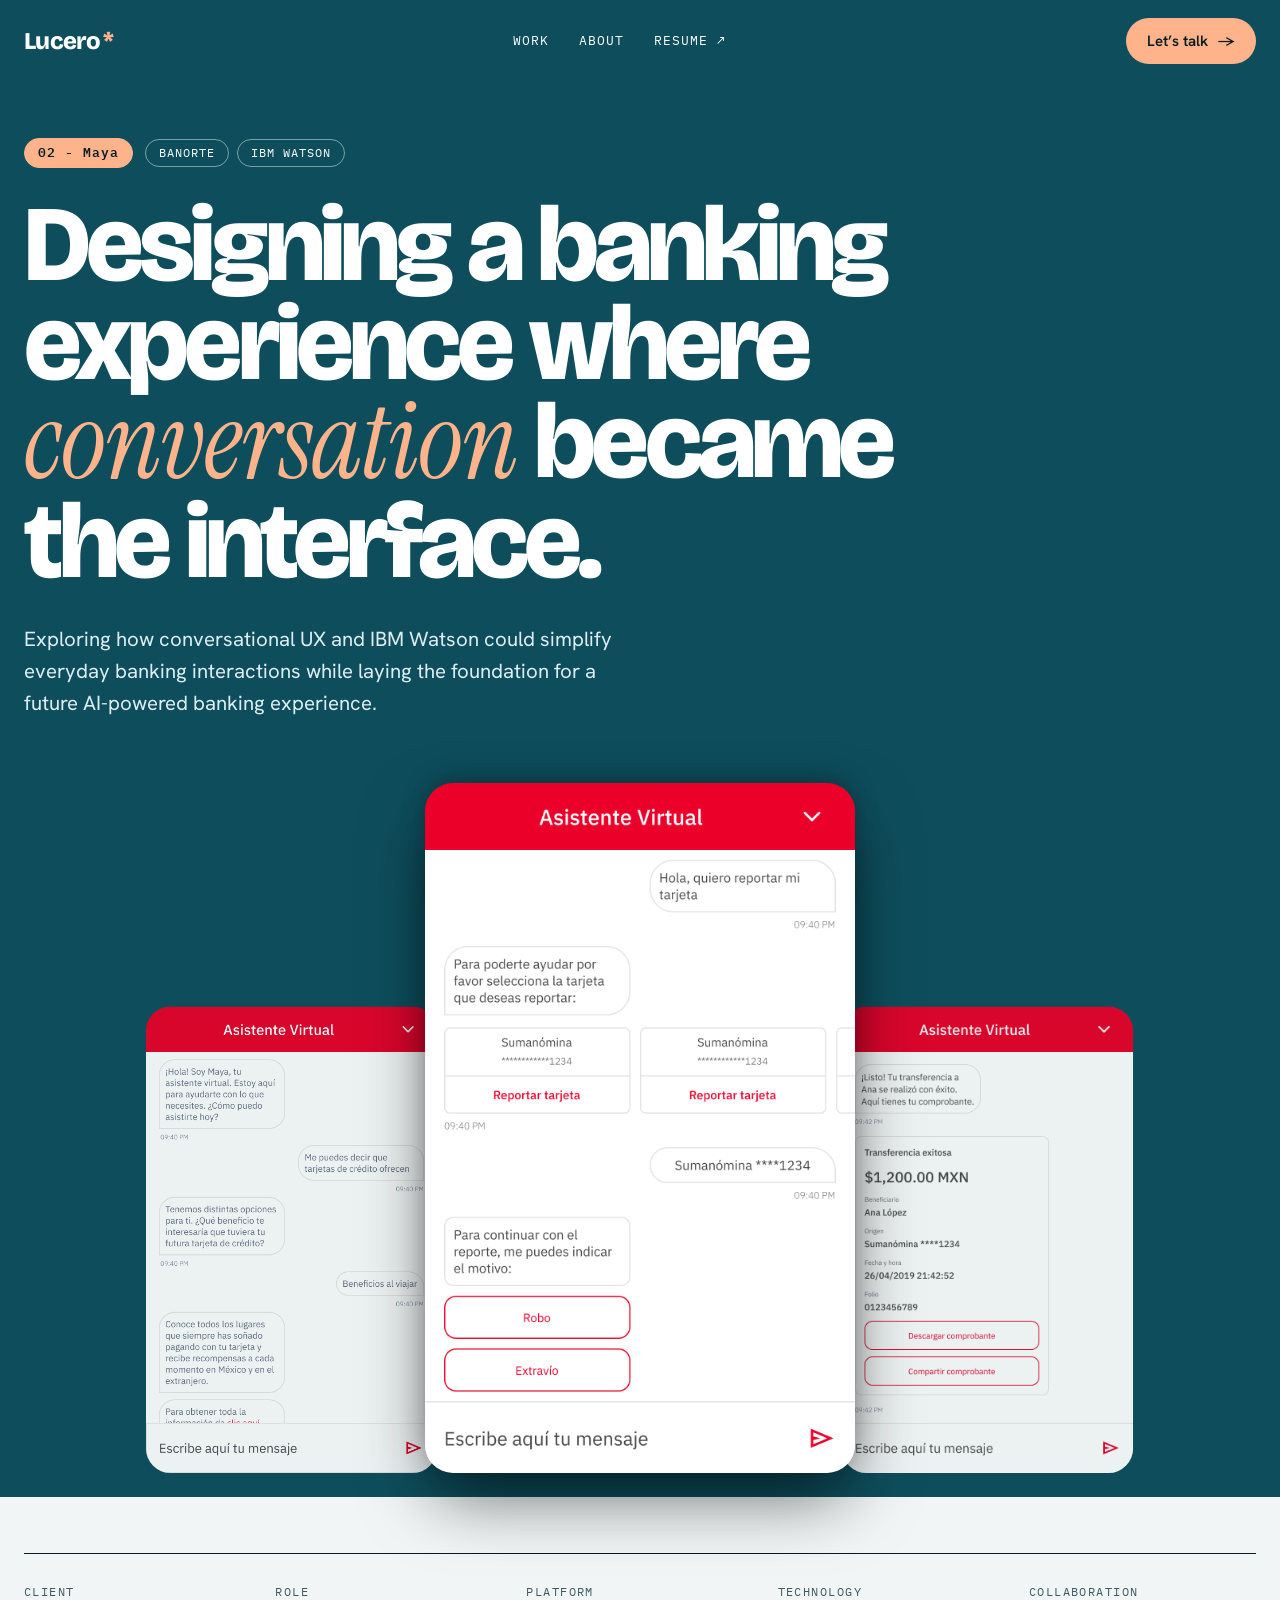
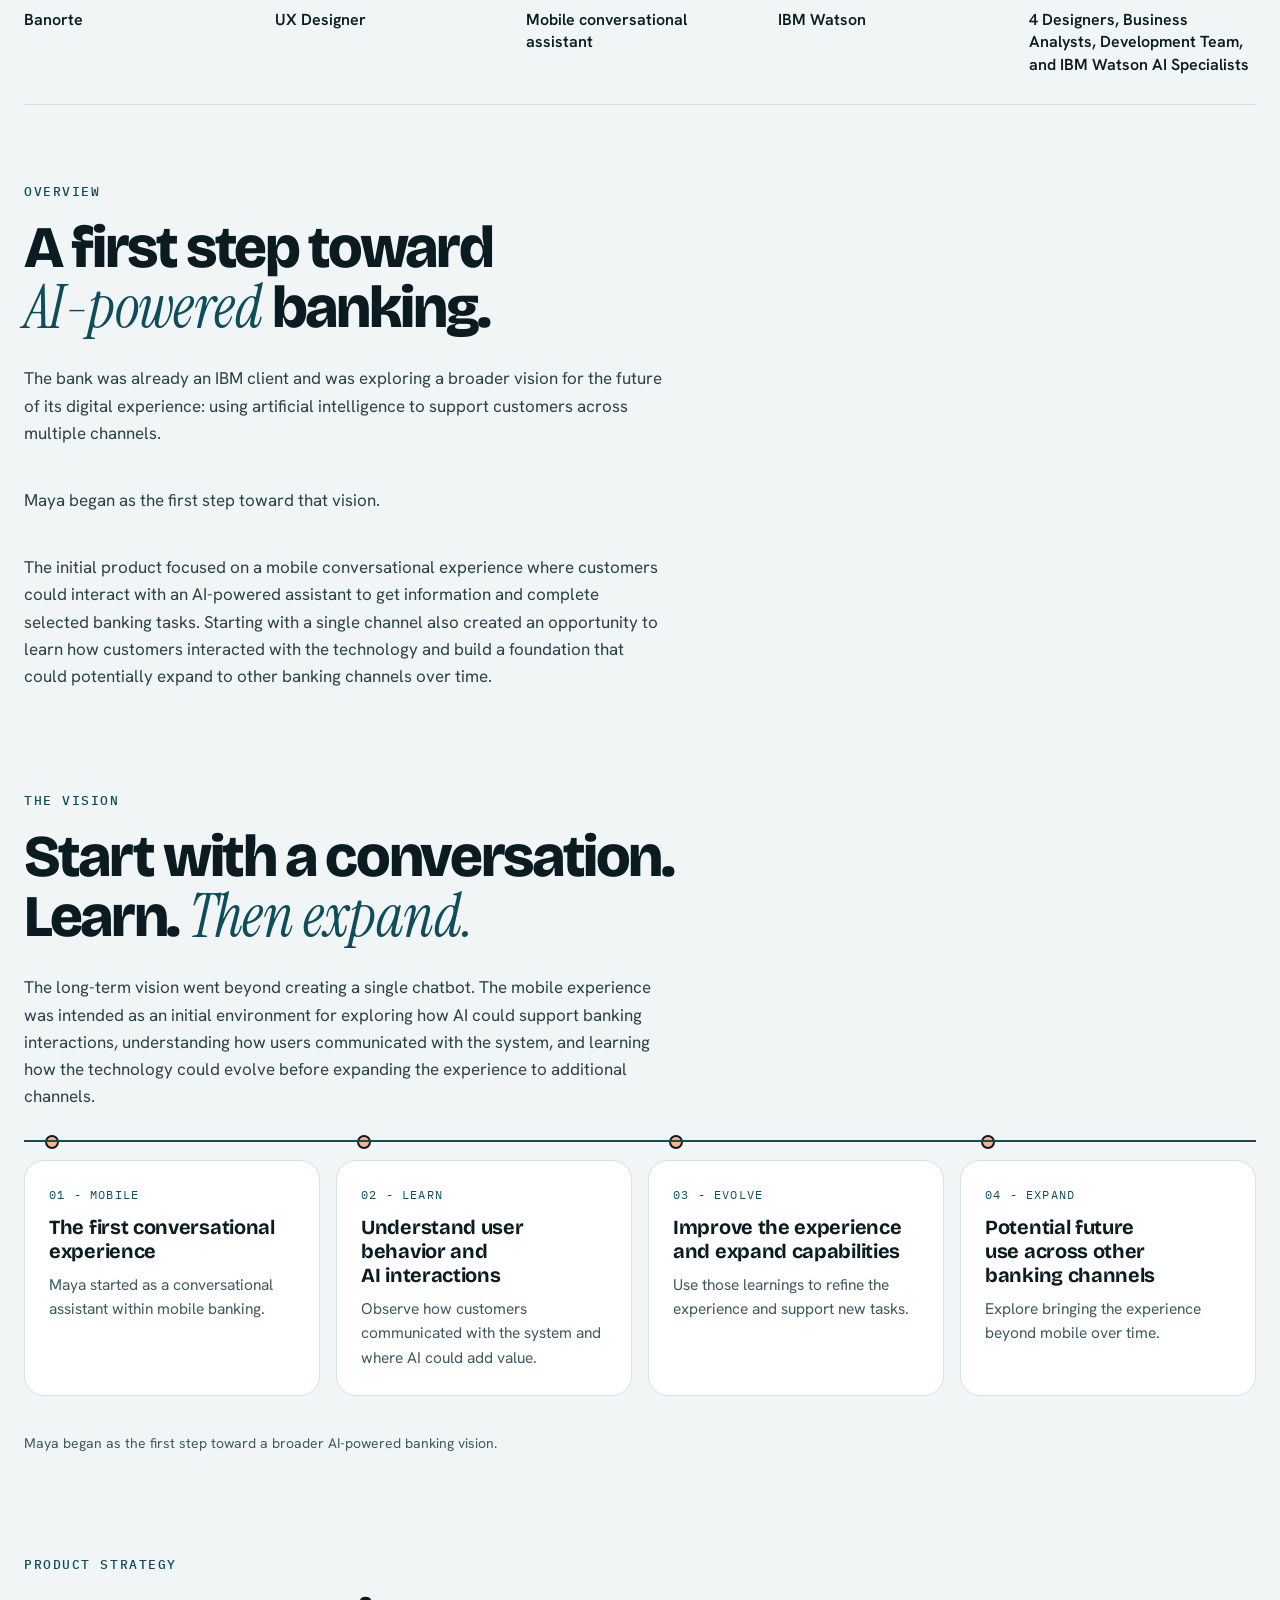
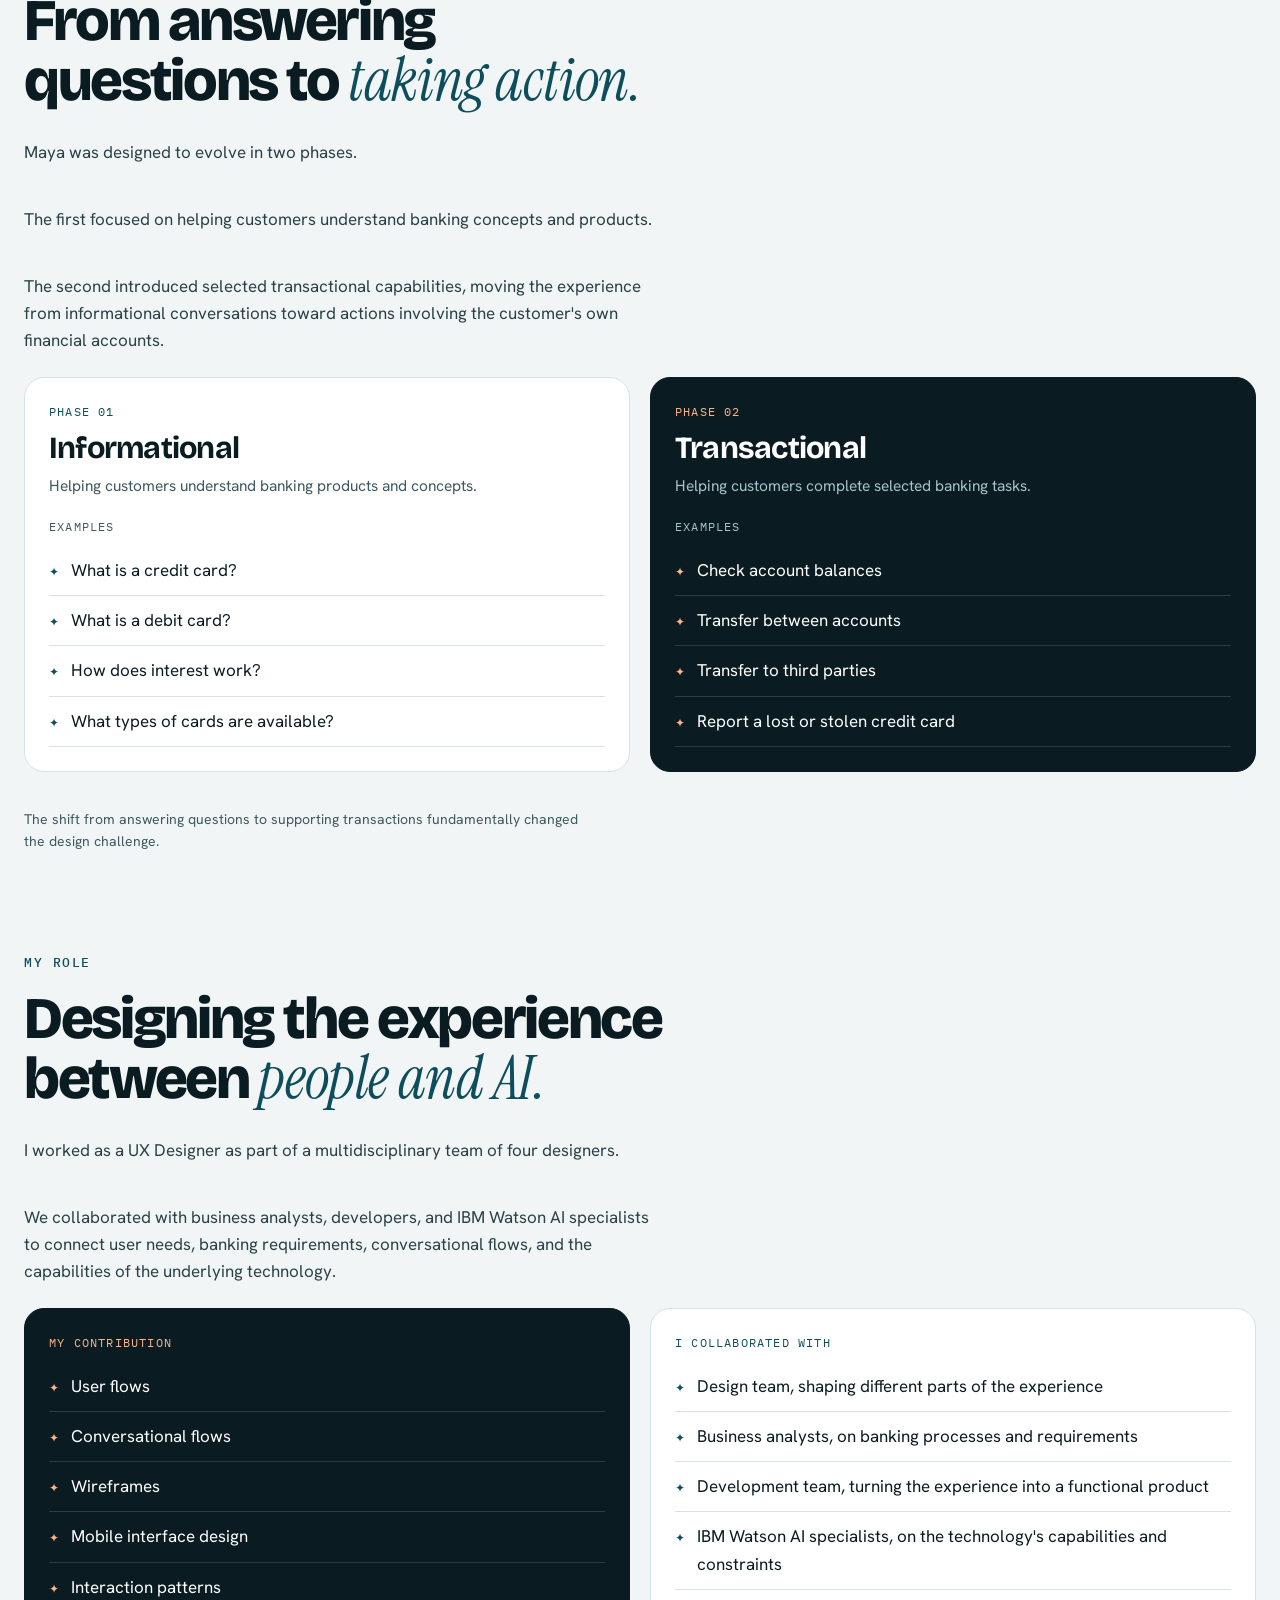
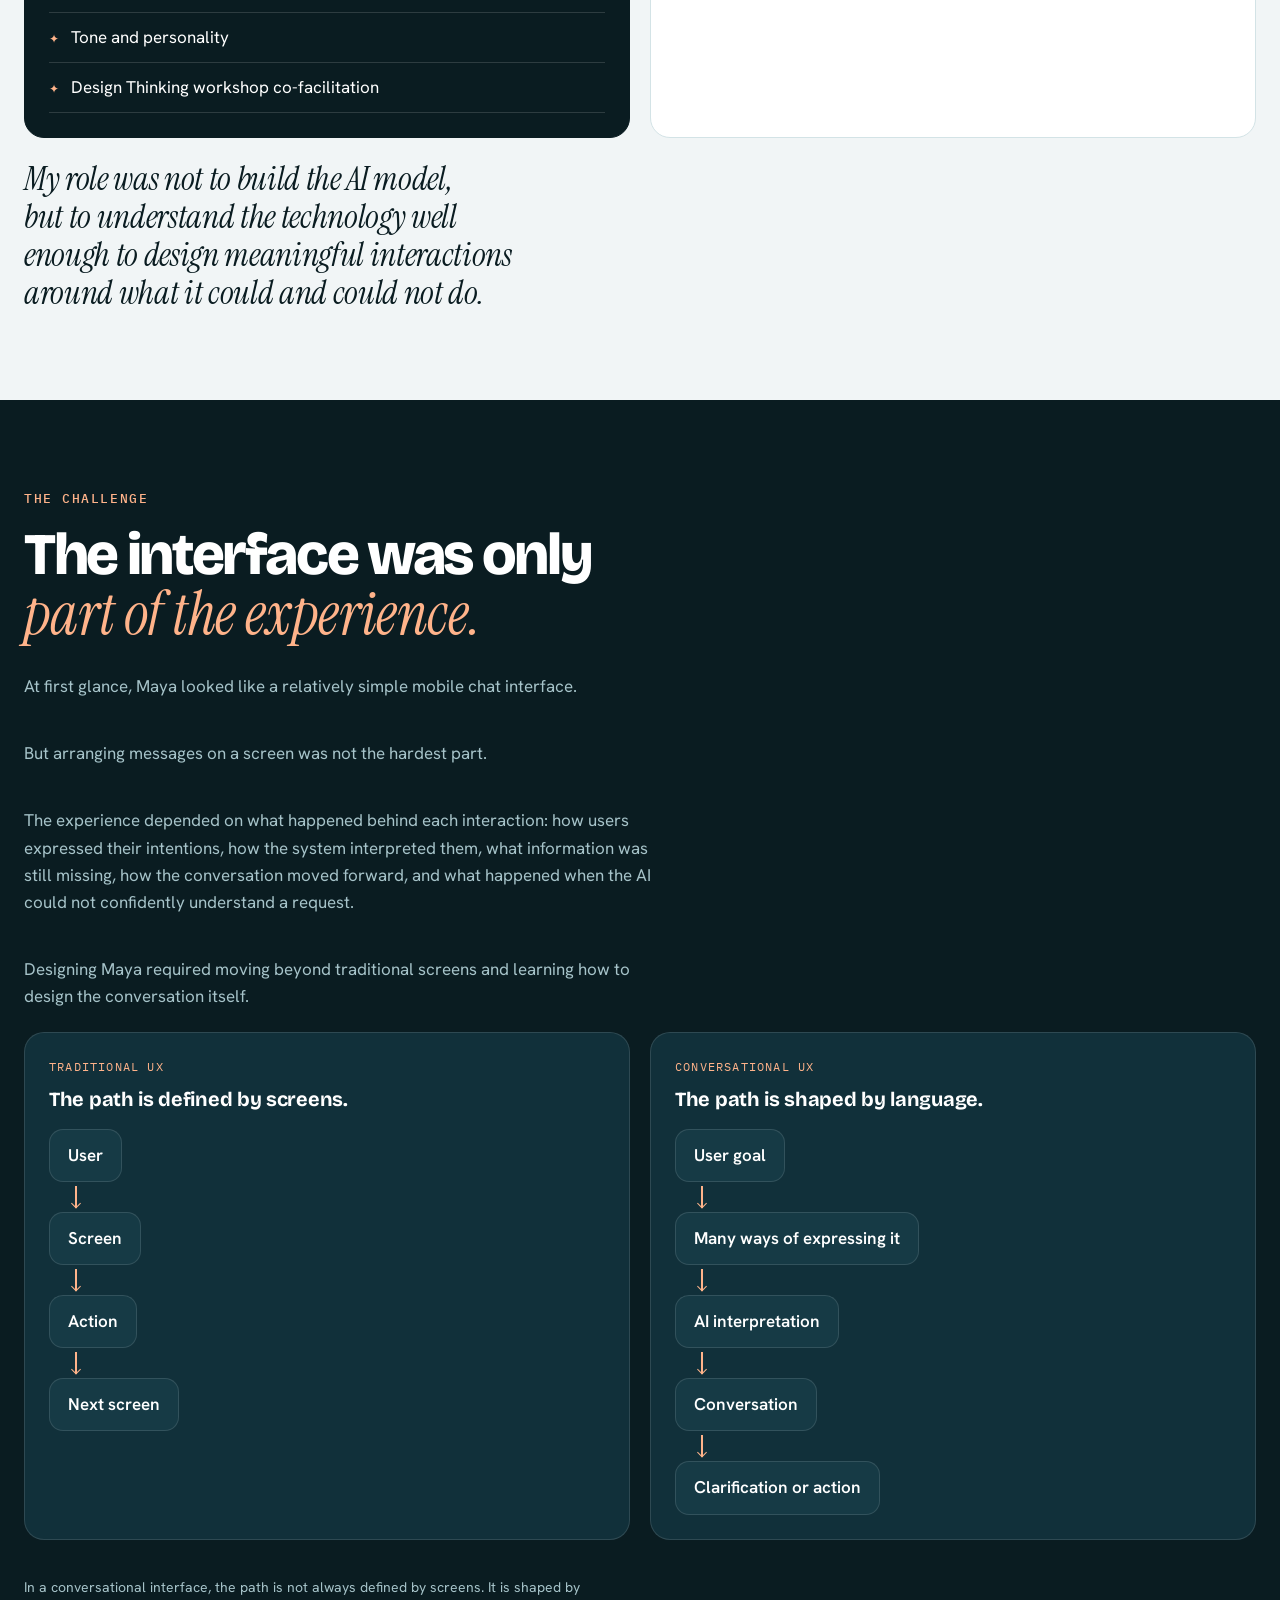
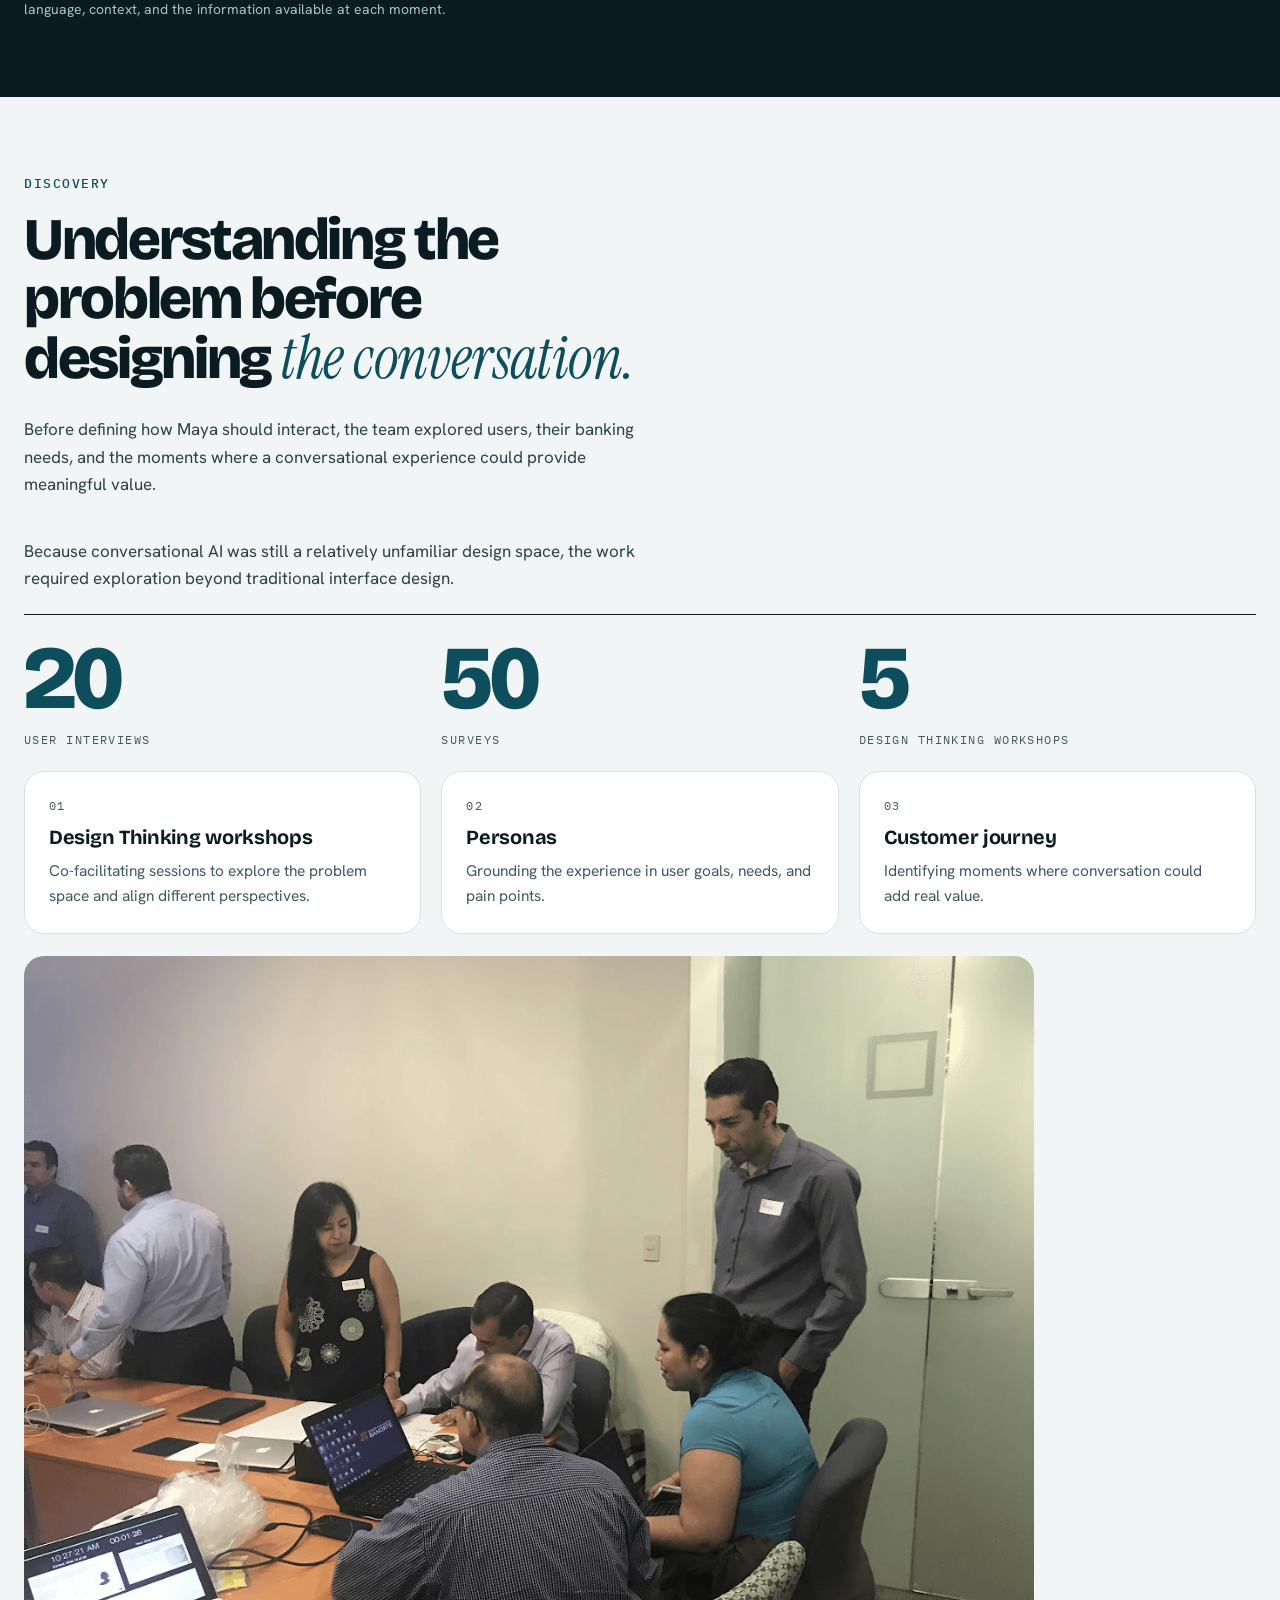
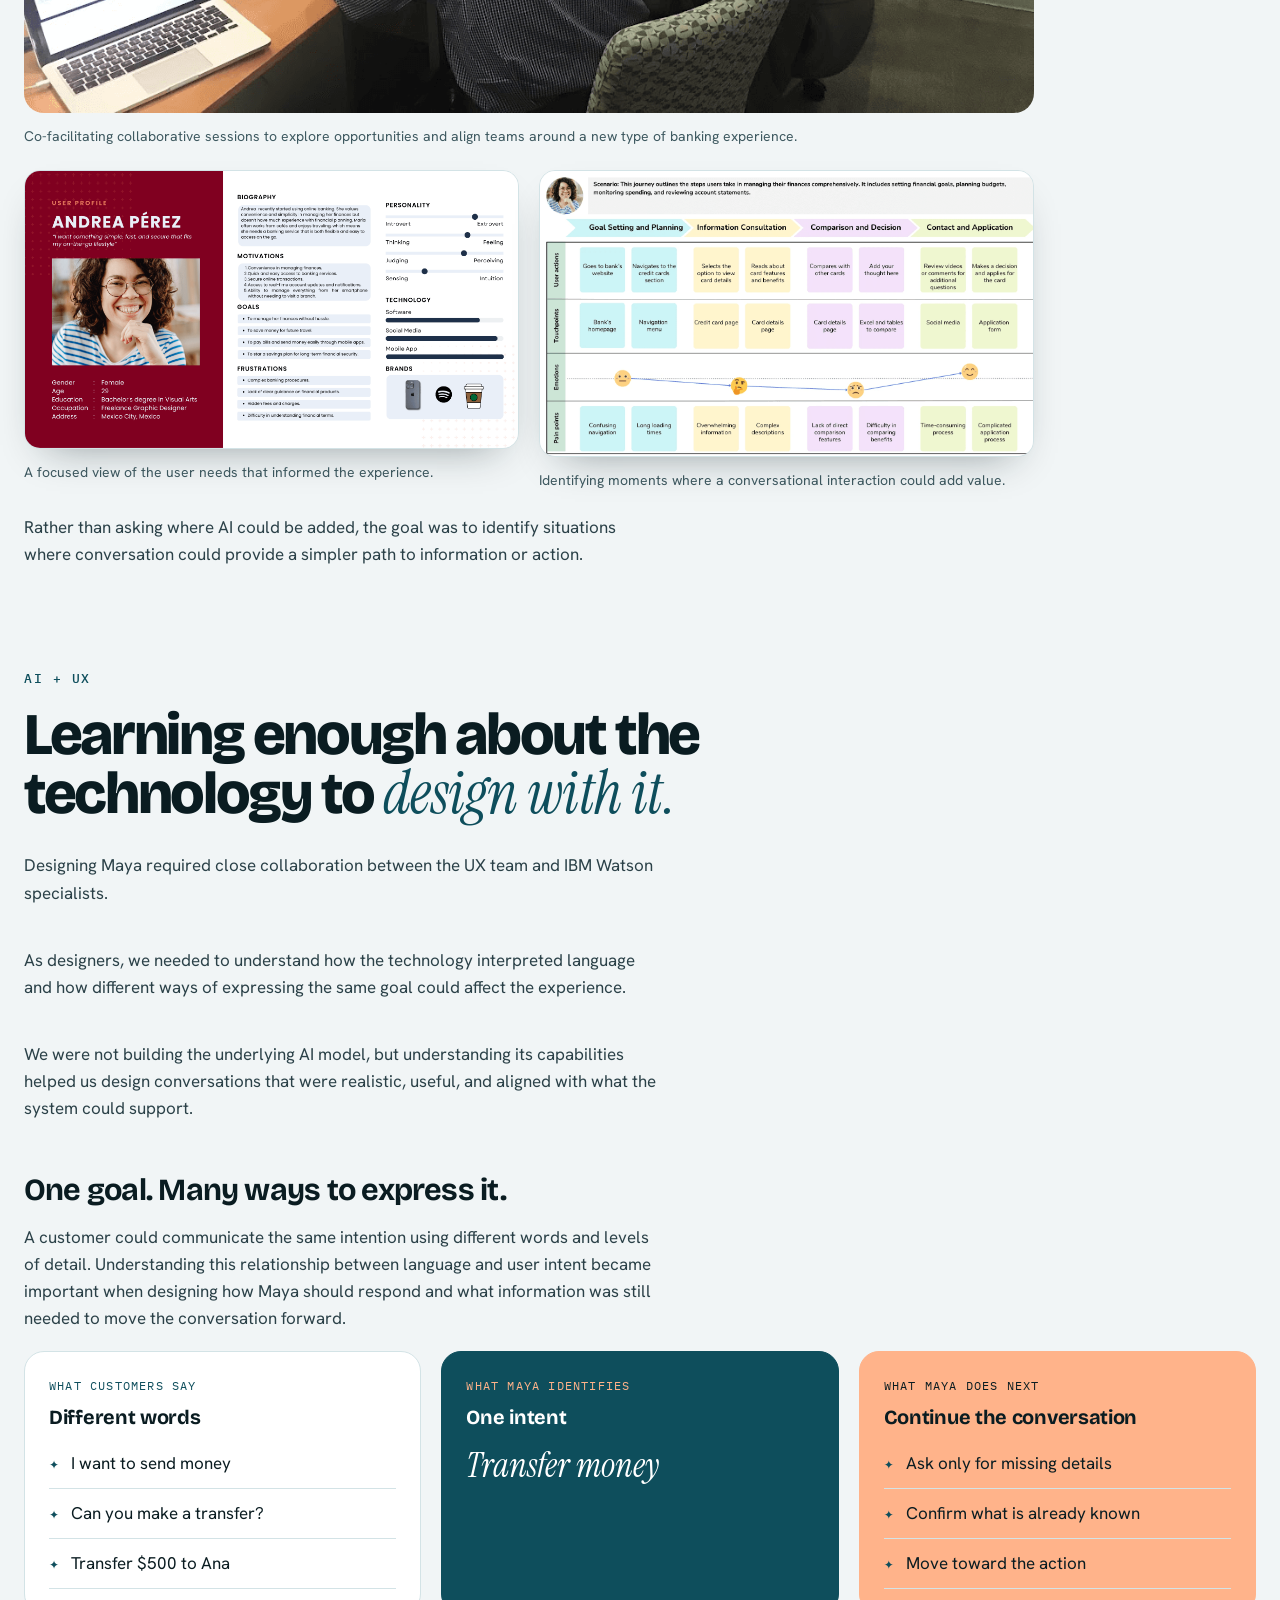
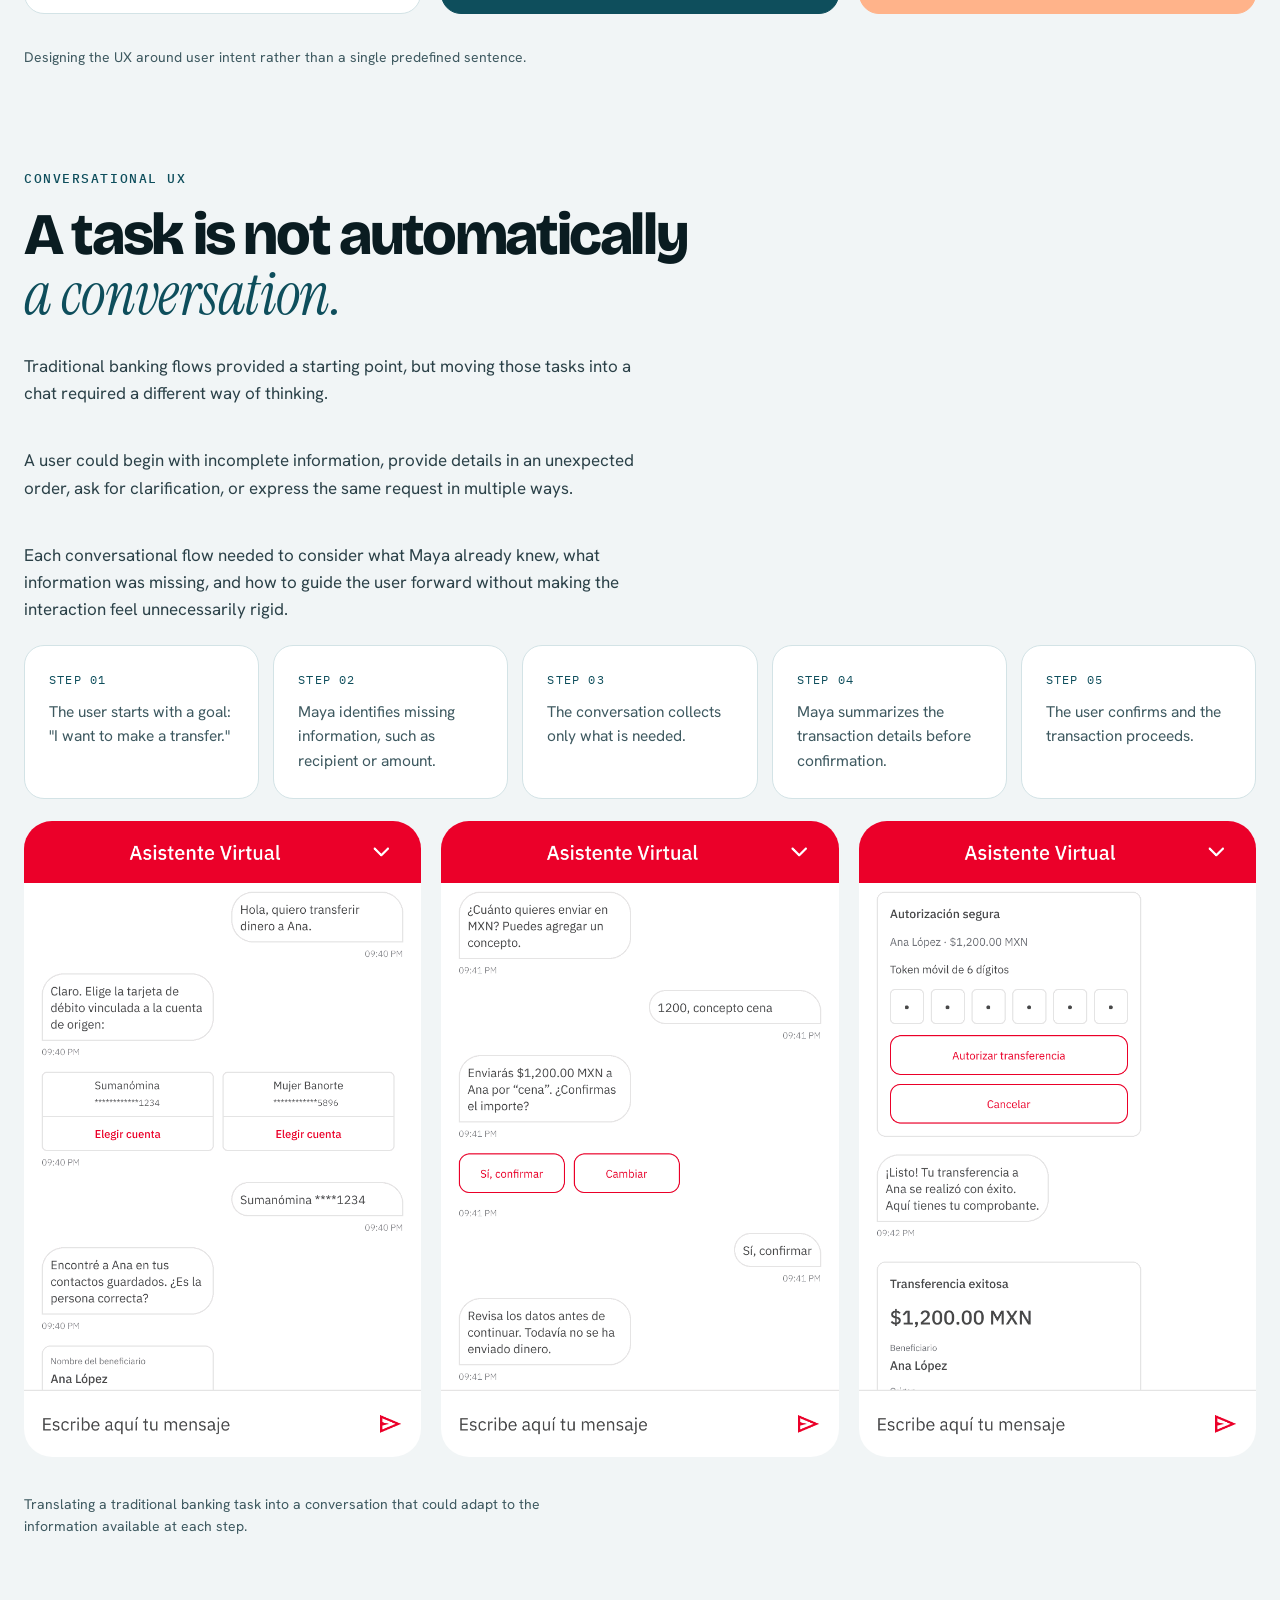
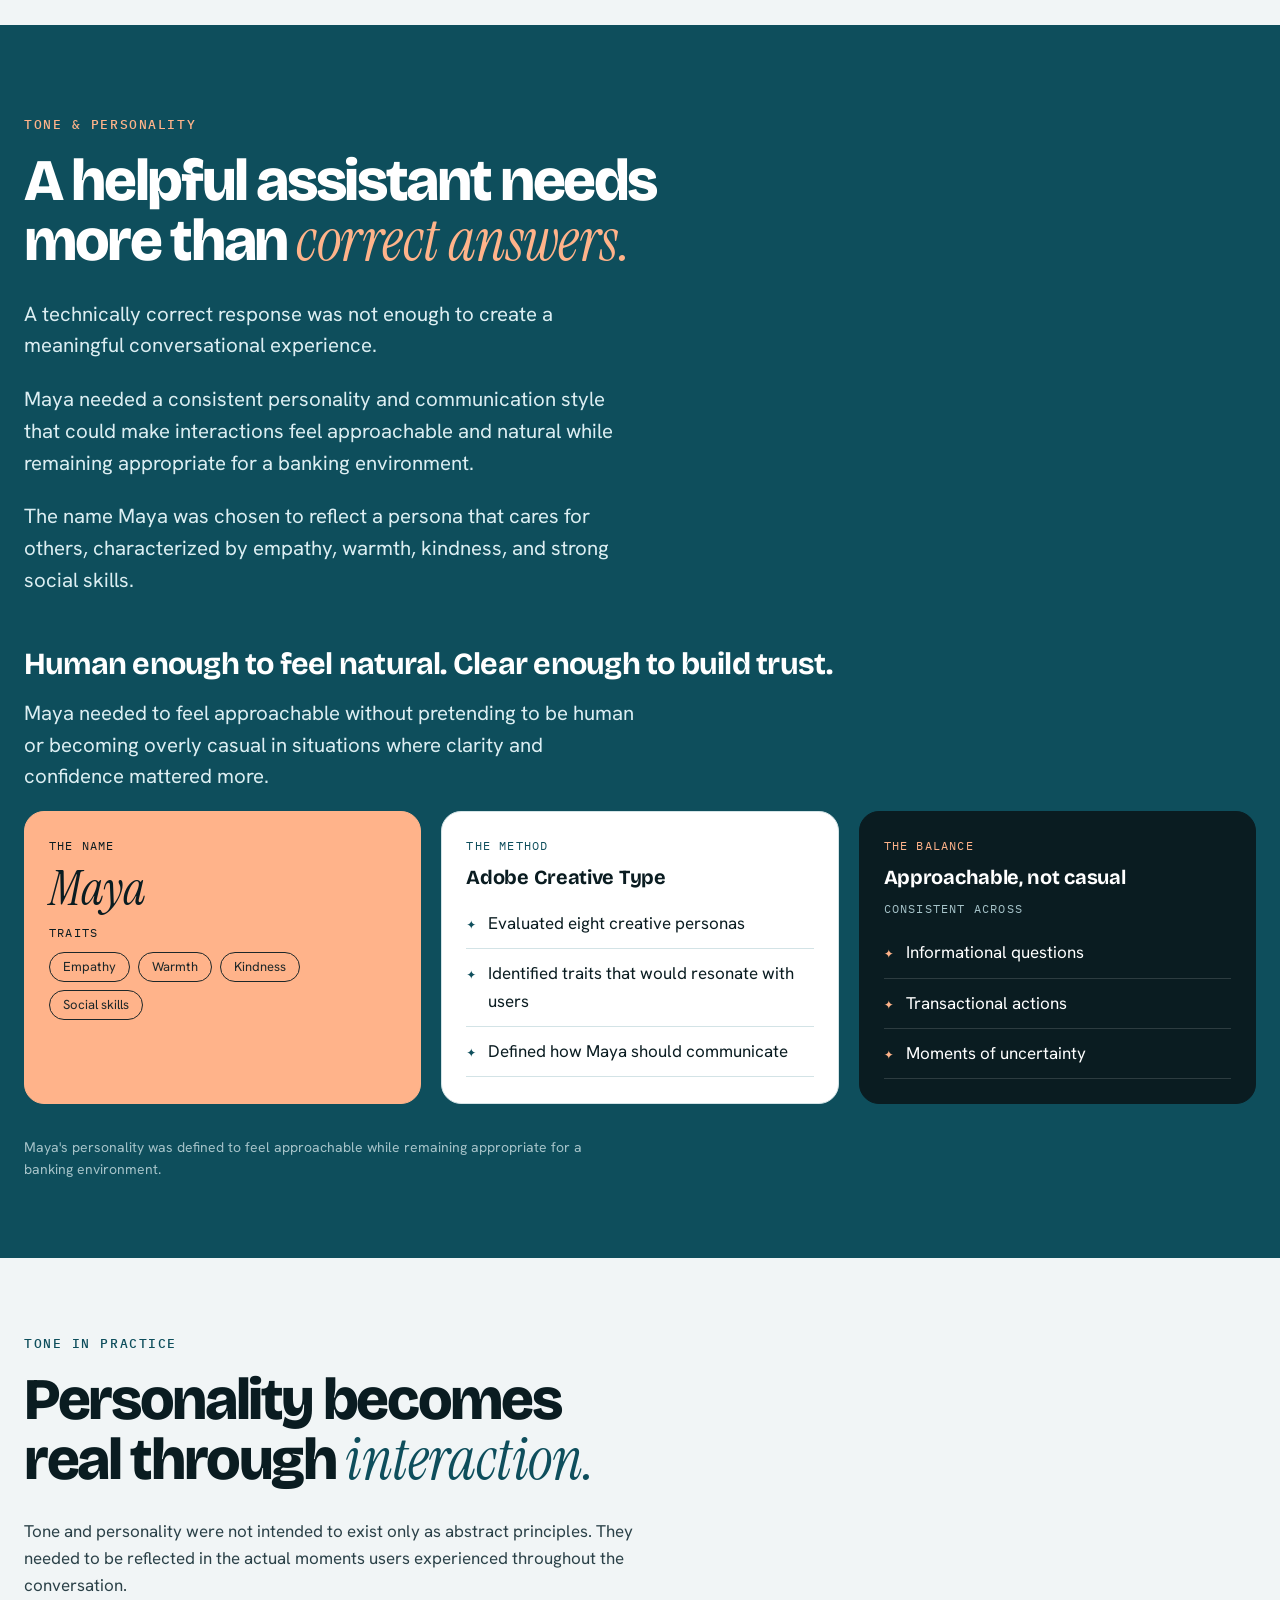
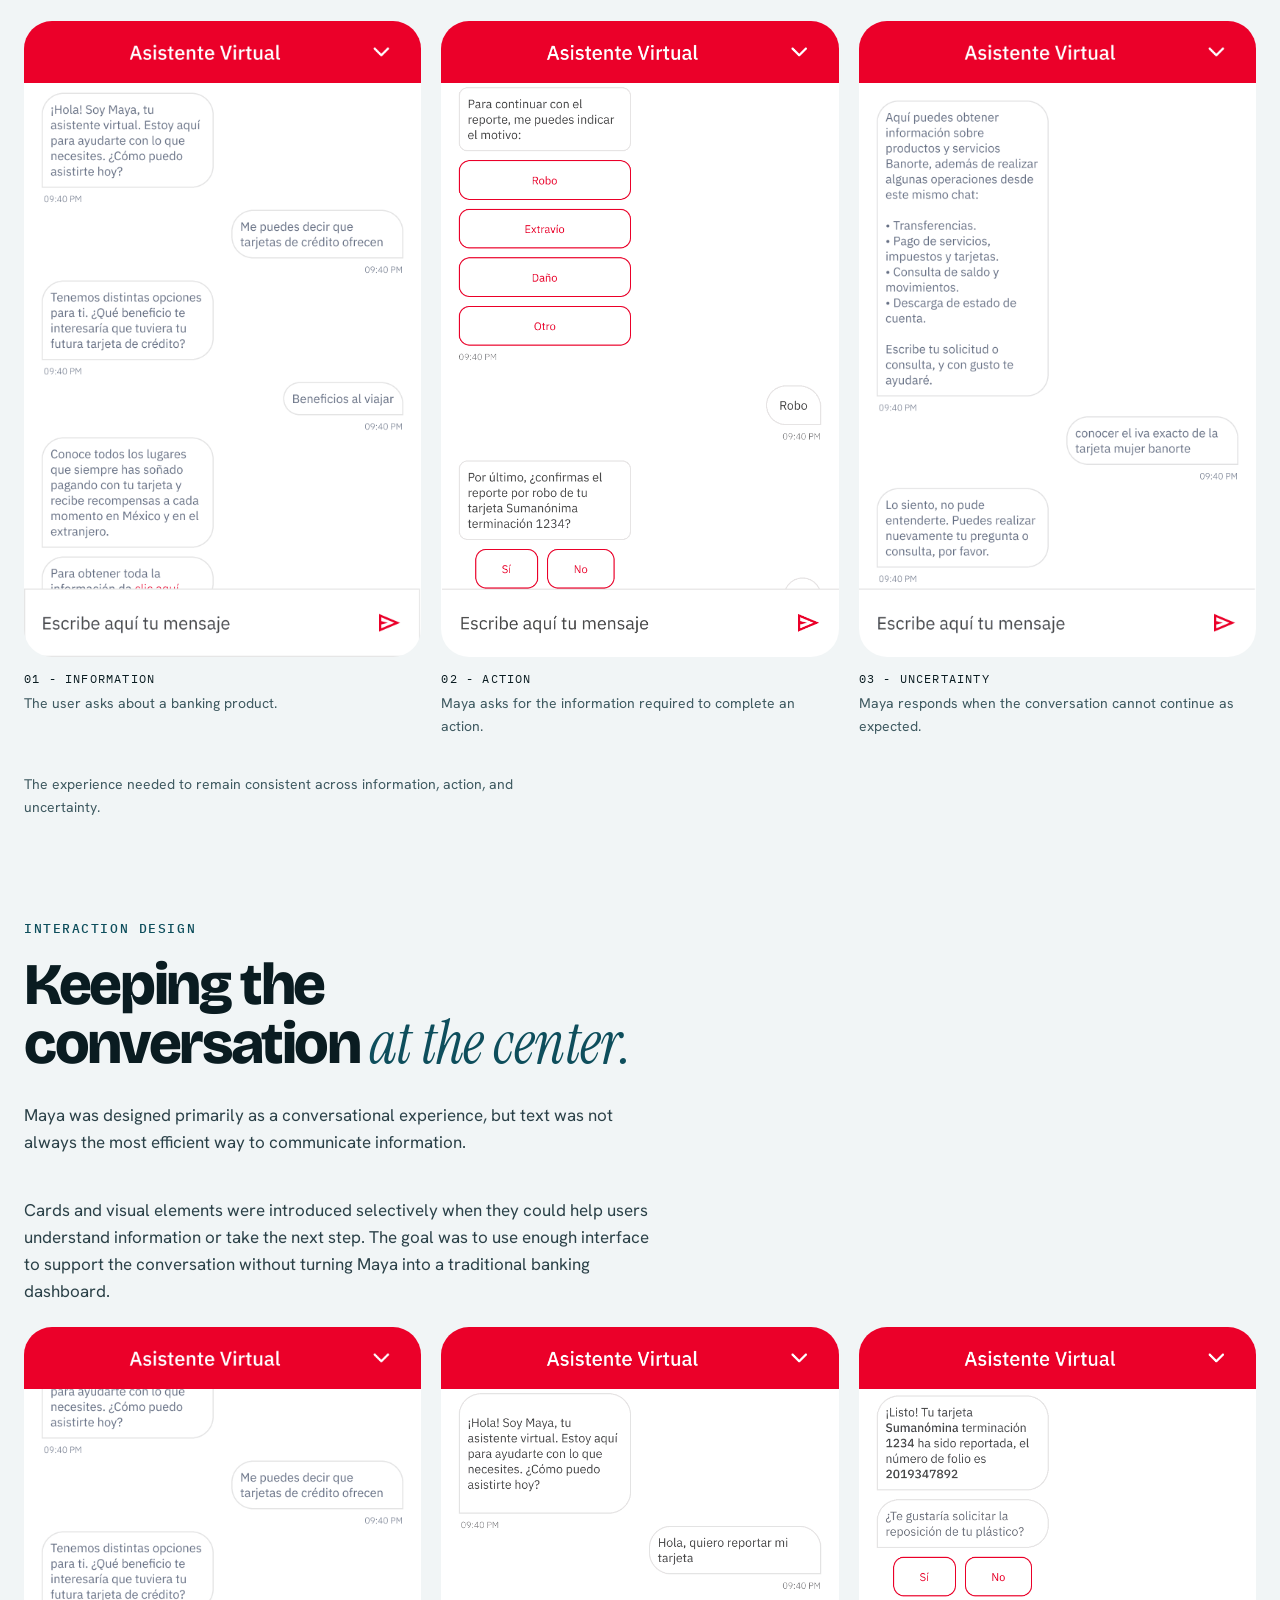
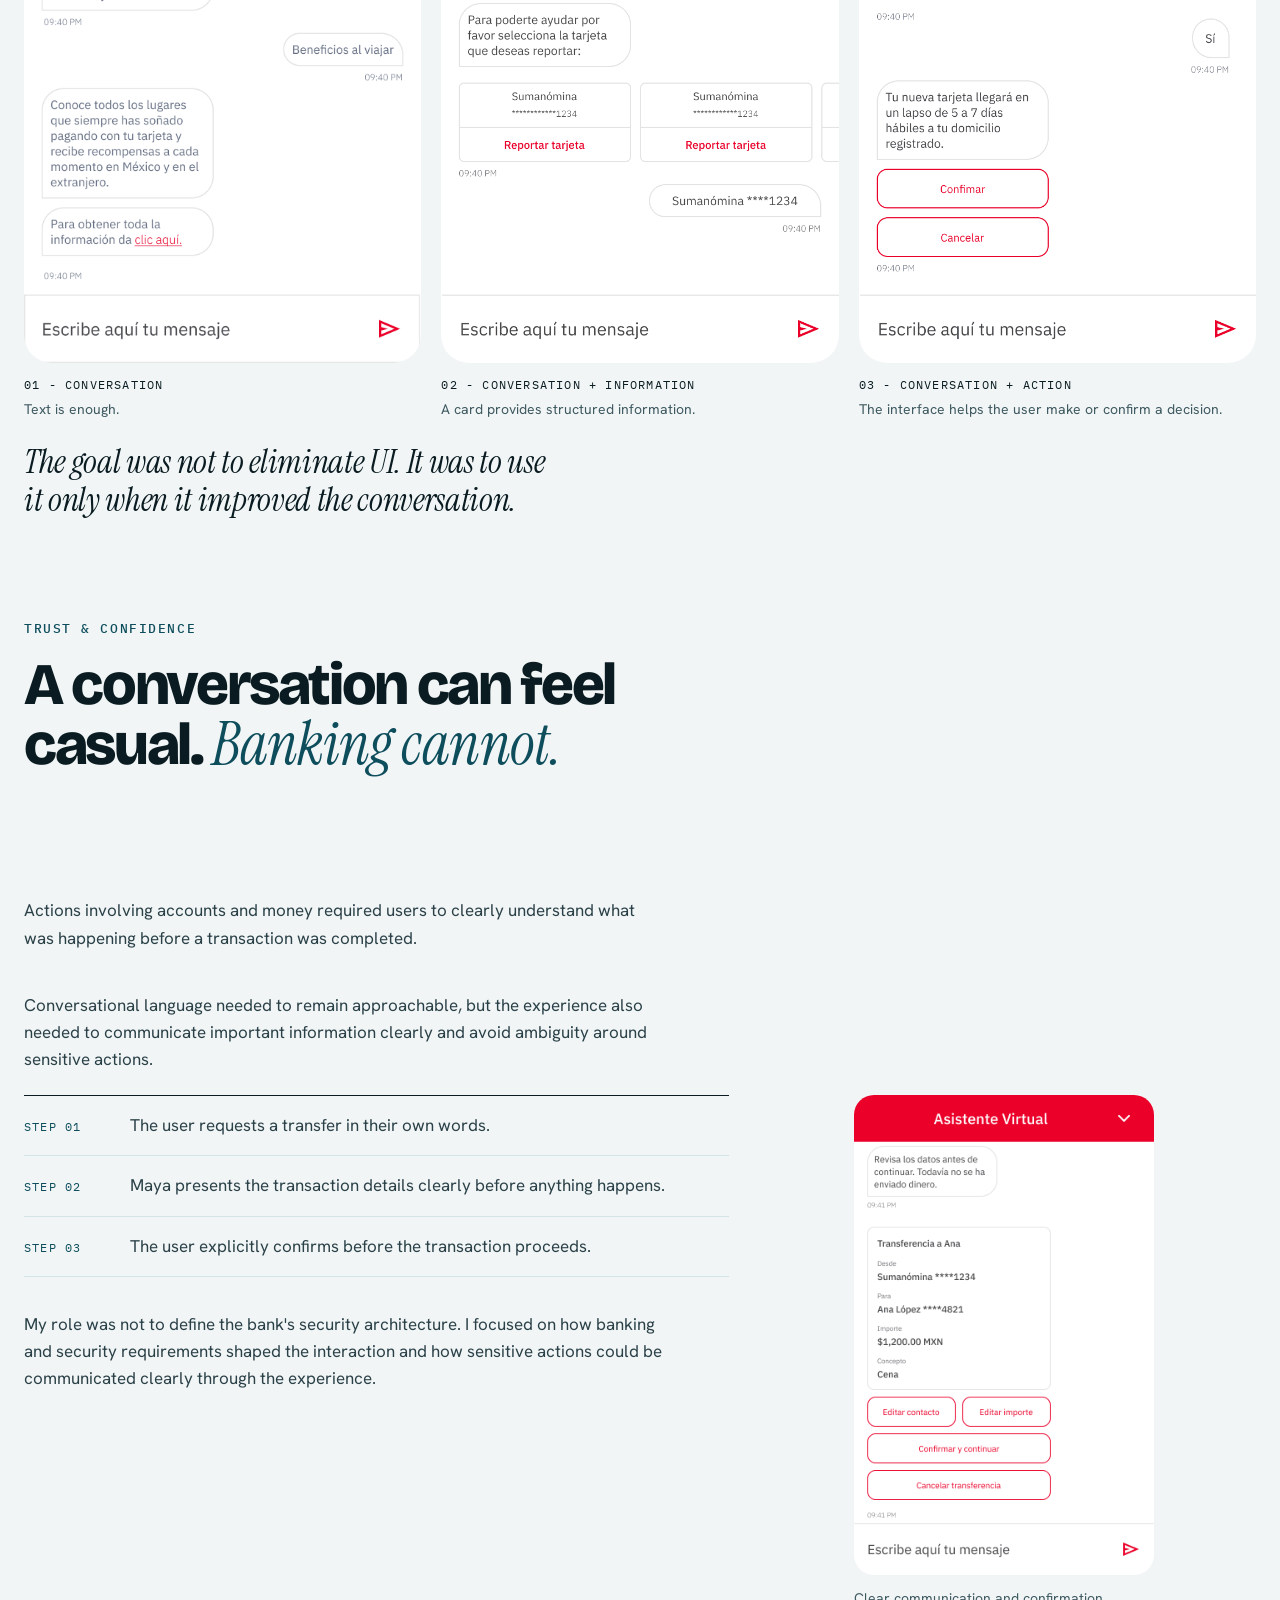
<file: work/maya.html>
<!doctype html>
<html lang="en">
<head>
<meta charset="utf-8">
<meta name="viewport" content="width=device-width, initial-scale=1, viewport-fit=cover">
<title>Maya Case Study - Lucero M. Rojas</title>
<meta name="description" content="Designing a conversational banking experience where human needs, UX flows, personality, and AI capabilities came together.">
<meta property="og:title" content="Maya Case Study - Lucero M. Rojas">
<meta property="og:description" content="Designing a conversational banking experience where human needs, UX flows, personality, and AI capabilities came together.">
<meta property="og:image" content="https://luceromrojas.com/assets/img/og-maya.jpg">
<meta property="og:image:width" content="1200">
<meta property="og:image:height" content="630">
<meta property="og:url" content="https://luceromrojas.com/work/maya.html">
<meta property="og:type" content="website">
<meta name="twitter:image" content="https://luceromrojas.com/assets/img/og-maya.jpg">
<link rel="icon" href="../favicon.svg" type="image/svg+xml">
<link rel="icon" href="../favicon-32.png" sizes="32x32" type="image/png">
<link rel="apple-touch-icon" href="../apple-touch-icon.png">
<link rel="canonical" href="https://luceromrojas.com/work/maya.html">
<meta name="theme-color" content="#0E4E5C">
<meta name="twitter:card" content="summary_large_image">
<link rel="preconnect" href="https://fonts.googleapis.com">
<link rel="preconnect" href="https://fonts.gstatic.com" crossorigin>
<link rel="stylesheet" href="https://fonts.googleapis.com/css2?family=Bricolage+Grotesque:opsz,wght@12..96,500;12..96,700;12..96,800&family=Instrument+Serif:ital@0;1&family=Hanken+Grotesk:wght@400;500;600&family=IBM+Plex+Mono:wght@400;500&display=swap">
<link rel="stylesheet" href="../assets/css/site.css">
</head>
<body class="cs-wide">
<a class="skip" href="#main">Skip to content</a>

<nav class="nav nav--hero" aria-label="Main" data-offset="80">
  <div class="wrap nav__in">
    <a class="logo" href="../index.html" aria-label="Lucero M. Rojas, home">Lucero<span aria-hidden="true">*</span></a>
    <div class="nav__links">
      <a href="../index.html#work">Work</a>
      <a href="../index.html#about">About</a>
      <a href="https://drive.google.com/file/d/1FefpyBtR9SdfBJnohA6IZ15ghc4XHnws/view?usp=sharing" target="_blank" rel="noopener">Resume ↗</a>
    </div>
    <a class="btn btn--accent btn--sm" href="../index.html#contact">Let’s talk <span class="arr" aria-hidden="true">→</span></a>
  </div>
  <span class="progress" aria-hidden="true"></span>
</nav>

<main id="main">

<header class="cs-hero on-field">
  <div class="wrap cs-hero__in">
    <div class="tag-row">
      <span class="pill pill--fill" style="font-family:var(--f-mono);letter-spacing:.08em">02 - Maya</span>
      <div class="tags-o tags-o--hero"><span>Banorte</span><span>IBM Watson</span></div>
    </div>
    <h1 class="display h1" style="max-width:17ch" data-split>Designing a banking experience where <em>conversation</em> became the interface.</h1>
    <p class="lead" data-reveal>Exploring how conversational UX and IBM Watson could simplify everyday banking interactions while laying the foundation for a future AI-powered banking experience.</p>
    <div class="cs-hero__media cs-hero__phones">
      <figure class="ph ph--phone ph--gold hp hp--side" data-label="Supporting screen"><img src="../assets/img/maya/hero-left.png" alt="Maya informational conversation screen." onerror="this.remove()"></figure>
      <figure class="ph ph--phone ph--dark hp hp--main" data-label="Final screen - transfer conversation"><img src="../assets/img/maya/hero.png" alt="Maya transfer conversation on mobile." onerror="this.remove()"></figure>
      <figure class="ph ph--phone ph--gold hp hp--side" data-label="Supporting screen"><img src="../assets/img/maya/hero-right.png" alt="Maya card report conversation screen." onerror="this.remove()"></figure>
    </div>
  </div>
</header>

<section class="wrap" style="padding-top:56px">
  <dl class="meta" style="--cols:5">
    <div><dt>Client</dt><dd>Banorte</dd></div>
    <div><dt>Role</dt><dd>UX Designer</dd></div>
    <div><dt>Platform</dt><dd>Mobile conversational assistant</dd></div>
    <div><dt>Technology</dt><dd>IBM Watson</dd></div>
    <div><dt>Collaboration</dt><dd>4 Designers, Business Analysts, Development Team, and IBM Watson AI Specialists</dd></div>
  </dl>
</section>

<!-- OVERVIEW -->
<section class="wrap sec">
  <div class="sec__grid">
    <p class="eyebrow sec__label">Overview</p>
    <div class="sec__main">
      <h2 class="h2" data-reveal>A first step toward <em>AI-powered</em> banking.</h2>
      <p class="body" data-reveal>The bank was already an IBM client and was exploring a broader vision for the future of its digital experience: using artificial intelligence to support customers across multiple channels.</p>
      <p class="body" data-reveal>Maya began as the first step toward that vision.</p>
      <p class="body" data-reveal>The initial product focused on a mobile conversational experience where customers could interact with an AI-powered assistant to get information and complete selected banking tasks. Starting with a single channel also created an opportunity to learn how customers interacted with the technology and build a foundation that could potentially expand to other banking channels over time.</p>
    </div>
  </div>
</section>

<!-- VISION -->
<section class="wrap sec">
  <div class="sec__grid">
    <p class="eyebrow sec__label">The vision</p>
    <div class="sec__main">
      <h2 class="h2" data-reveal>Start with a conversation. Learn. <em>Then expand.</em></h2>
      <p class="body" data-reveal>The long-term vision went beyond creating a single chatbot. The mobile experience was intended as an initial environment for exploring how AI could support banking interactions, understanding how users communicated with the system, and learning how the technology could evolve before expanding the experience to additional channels.</p>
      <div class="timeline timeline--4">
        <div class="tile" data-reveal style="--d:0"><span class="mono">01 - Mobile</span><h3 class="h4">The first conversational experience</h3><p>Maya started as a conversational assistant within mobile banking.</p></div>
        <div class="tile" data-reveal style="--d:2"><span class="mono">02 - Learn</span><h3 class="h4">Understand user behavior and AI interactions</h3><p>Observe how customers communicated with the system and where AI could add value.</p></div>
        <div class="tile" data-reveal style="--d:4"><span class="mono">03 - Evolve</span><h3 class="h4">Improve the experience and expand capabilities</h3><p>Use those learnings to refine the experience and support new tasks.</p></div>
        <div class="tile" data-reveal style="--d:6"><span class="mono">04 - Expand</span><h3 class="h4">Potential future use across other banking channels</h3><p>Explore bringing the experience beyond mobile over time.</p></div>
      </div>
      <p class="caption" data-reveal>Maya began as the first step toward a broader AI-powered banking vision.</p>
    </div>
  </div>
</section>

<!-- STRATEGY -->
<section class="wrap sec">
  <div class="sec__grid">
    <p class="eyebrow sec__label">Product strategy</p>
    <div class="sec__main">
      <h2 class="h2" data-reveal>From answering questions to <em>taking action.</em></h2>
      <p class="body" data-reveal>Maya was designed to evolve in two phases.</p>
      <p class="body" data-reveal>The first focused on helping customers understand banking concepts and products.</p>
      <p class="body" data-reveal>The second introduced selected transactional capabilities, moving the experience from informational conversations toward actions involving the customer's own financial accounts.</p>
      <div class="compare">
        <div class="tile" data-reveal><span class="mono">Phase 01</span><h3 class="h3">Informational</h3><p>Helping customers understand banking products and concepts.</p>
          <span class="mono" style="margin-top:8px;color:var(--muted)">Examples</span>
          <ul class="list"><li>What is a credit card?</li><li>What is a debit card?</li><li>How does interest work?</li><li>What types of cards are available?</li></ul>
        </div>
        <div class="tile tile--ink" data-reveal style="--d:1"><span class="mono">Phase 02</span><h3 class="h3">Transactional</h3><p>Helping customers complete selected banking tasks.</p>
          <span class="mono" style="margin-top:8px;color:var(--on-ink-muted)">Examples</span>
          <ul class="list"><li>Check account balances</li><li>Transfer between accounts</li><li>Transfer to third parties</li><li>Report a lost or stolen credit card</li></ul>
        </div>
      </div>
      <p class="caption" data-reveal>The shift from answering questions to supporting transactions fundamentally changed the design challenge.</p>
    </div>
  </div>
</section>

<!-- ROLE -->
<section class="wrap sec">
  <div class="sec__grid">
    <p class="eyebrow sec__label">My role</p>
    <div class="sec__main">
      <h2 class="h2" data-reveal>Designing the experience between <em>people and AI.</em></h2>
      <p class="body" data-reveal>I worked as a UX Designer as part of a multidisciplinary team of four designers.</p>
      <p class="body" data-reveal>We collaborated with business analysts, developers, and IBM Watson AI specialists to connect user needs, banking requirements, conversational flows, and the capabilities of the underlying technology.</p>
      <div class="listcols">
        <div class="tile tile--ink" data-reveal><span class="mono">My contribution</span>
          <ul class="list"><li>User flows</li><li>Conversational flows</li><li>Wireframes</li><li>Mobile interface design</li><li>Interaction patterns</li><li>Tone and personality</li><li>Design Thinking workshop co-facilitation</li></ul>
        </div>
        <div class="tile" data-reveal style="--d:1"><span class="mono">I collaborated with</span>
          <ul class="list"><li>Design team, shaping different parts of the experience</li><li>Business analysts, on banking processes and requirements</li><li>Development team, turning the experience into a functional product</li><li>IBM Watson AI specialists, on the technology's capabilities and constraints</li></ul>
        </div>
      </div>
      <p class="pull" style="font-size:clamp(24px,2.6vw,36px)" data-reveal>My role was not to build the AI model, but to understand the technology well enough to design meaningful interactions around what it could and could not do.</p>
    </div>
  </div>
</section>

<!-- CHALLENGE -->
<section class="on-ink sec--band">
  <div class="wrap" style="padding-top:112px">
    <div class="sec__grid">
      <p class="eyebrow eyebrow--accent sec__label">The challenge</p>
      <div class="sec__main">
        <h2 class="h2" data-reveal>The interface was only <em>part of the experience.</em></h2>
        <p class="body" data-reveal>At first glance, Maya looked like a relatively simple mobile chat interface.</p>
        <p class="body" data-reveal>But arranging messages on a screen was not the hardest part.</p>
        <p class="body" data-reveal>The experience depended on what happened behind each interaction: how users expressed their intentions, how the system interpreted them, what information was still missing, how the conversation moved forward, and what happened when the AI could not confidently understand a request.</p>
        <p class="body" data-reveal>Designing Maya required moving beyond traditional screens and learning how to design the conversation itself.</p>
        <div class="compare">
          <div class="tile" data-reveal><span class="mono">Traditional UX</span><h3 class="h4">The path is defined by screens.</h3>
            <div class="flow" style="margin-top:8px"><div>User</div><i></i><div>Screen</div><i></i><div>Action</div><i></i><div>Next screen</div></div>
          </div>
          <div class="tile" data-reveal style="--d:1"><span class="mono">Conversational UX</span><h3 class="h4">The path is shaped by language.</h3>
            <div class="flow flow--hl" style="margin-top:8px"><div>User goal</div><i></i><div>Many ways of expressing it</div><i></i><div>AI interpretation</div><i></i><div>Conversation</div><i></i><div>Clarification or action</div></div>
          </div>
        </div>
        <p class="caption" data-reveal>In a conversational interface, the path is not always defined by screens. It is shaped by language, context, and the information available at each moment.</p>
      </div>
    </div>
  </div>
</section>

<!-- DISCOVERY -->
<section class="wrap sec">
  <div class="sec__grid">
    <p class="eyebrow sec__label">Discovery</p>
    <div class="sec__main">
      <h2 class="h2" data-reveal>Understanding the problem before designing <em>the conversation.</em></h2>
      <p class="body" data-reveal>Before defining how Maya should interact, the team explored users, their banking needs, and the moments where a conversational experience could provide meaningful value.</p>
      <p class="body" data-reveal>Because conversational AI was still a relatively unfamiliar design space, the work required exploration beyond traditional interface design.</p>
      <div class="stats" style="--n:3">
        <div class="stat"><big data-count="20">20</big><span>User interviews</span></div>
        <div class="stat"><big data-count="50">50</big><span>Surveys</span></div>
        <div class="stat"><big data-count="5">5</big><span>Design Thinking workshops</span></div>
      </div>
      <div class="grid3">
        <div class="tile" data-reveal style="--d:0"><span class="num">01</span><h3 class="h4">Design Thinking workshops</h3><p>Co-facilitating sessions to explore the problem space and align different perspectives.</p></div>
        <div class="tile" data-reveal style="--d:1"><span class="num">02</span><h3 class="h4">Personas</h3><p>Grounding the experience in user goals, needs, and pain points.</p></div>
        <div class="tile" data-reveal style="--d:2"><span class="num">03</span><h3 class="h4">Customer journey</h3><p>Identifying moments where conversation could add real value.</p></div>
      </div>
      <figure class="fig fig--wide" data-reveal="scale"><div class="ph ph--43" data-label="Workshop photo"><img src="../assets/img/maya/workshop.png" alt="Design Thinking workshop session with the Maya team." loading="lazy" onerror="this.remove()"></div><figcaption>Co-facilitating collaborative sessions to explore opportunities and align teams around a new type of banking experience.</figcaption></figure>
      <div class="grid2 fig--wide">
        <figure class="fig" data-reveal><div class="ph ph--169 ph--contain" data-label="Persona"><img src="../assets/img/maya/persona.png" alt="Maya persona summarizing user goals, needs, and pain points." loading="lazy" onerror="this.remove()"></div><figcaption>A focused view of the user needs that informed the experience.</figcaption></figure>
        <figure class="fig" data-reveal style="--d:1"><div class="ph ph--169 ph--contain" data-label="Customer journey"><img src="../assets/img/maya/journey.png" alt="Customer journey section highlighting where conversation could add value." loading="lazy" onerror="this.remove()"></div><figcaption>Identifying moments where a conversational interaction could add value.</figcaption></figure>
      </div>
      <p class="body" data-reveal>Rather than asking where AI could be added, the goal was to identify situations where conversation could provide a simpler path to information or action.</p>
    </div>
  </div>
</section>

<!-- AI + UX -->
<section class="wrap sec">
  <div class="sec__grid">
    <p class="eyebrow sec__label">AI + UX</p>
    <div class="sec__main">
      <h2 class="h2" data-reveal>Learning enough about the technology to <em>design with it.</em></h2>
      <p class="body" data-reveal>Designing Maya required close collaboration between the UX team and IBM Watson specialists.</p>
      <p class="body" data-reveal>As designers, we needed to understand how the technology interpreted language and how different ways of expressing the same goal could affect the experience.</p>
      <p class="body" data-reveal>We were not building the underlying AI model, but understanding its capabilities helped us design conversations that were realistic, useful, and aligned with what the system could support.</p>
      <div class="sub">
        <h3 class="h3" data-reveal>One goal. Many ways to express it.</h3>
        <p class="body" data-reveal>A customer could communicate the same intention using different words and levels of detail. Understanding this relationship between language and user intent became important when designing how Maya should respond and what information was still needed to move the conversation forward.</p>
        <div class="grid3">
          <div class="tile" data-reveal style="--d:0"><span class="mono">What customers say</span><h4 class="h4">Different words</h4>
            <ul class="list"><li>I want to send money</li><li>Can you make a transfer?</li><li>Transfer $500 to Ana</li></ul></div>
          <div class="tile tile--field" data-reveal style="--d:2"><span class="mono">What Maya identifies</span><h4 class="h4">One intent</h4>
            <p style="font-family:var(--f-serif);font-style:italic;font-size:34px;color:#fff;line-height:1.1;margin-top:8px">Transfer money</p></div>
          <div class="tile tile--gold" data-reveal style="--d:4"><span class="mono">What Maya does next</span><h4 class="h4">Continue the conversation</h4>
            <ul class="list"><li>Ask only for missing details</li><li>Confirm what is already known</li><li>Move toward the action</li></ul></div>
        </div>
        <p class="caption" data-reveal>Designing the UX around user intent rather than a single predefined sentence.</p>
      </div>
    </div>
  </div>
</section>

<!-- CONVERSATIONAL UX -->
<section class="wrap sec">
  <div class="sec__grid">
    <p class="eyebrow sec__label">Conversational UX</p>
    <div class="sec__main">
      <h2 class="h2" data-reveal>A task is not automatically <em>a conversation.</em></h2>
      <p class="body" data-reveal>Traditional banking flows provided a starting point, but moving those tasks into a chat required a different way of thinking.</p>
      <p class="body" data-reveal>A user could begin with incomplete information, provide details in an unexpected order, ask for clarification, or express the same request in multiple ways.</p>
      <p class="body" data-reveal>Each conversational flow needed to consider what Maya already knew, what information was missing, and how to guide the user forward without making the interaction feel unnecessarily rigid.</p>
      <div class="grid5">
        <div class="tile" data-reveal style="--d:0"><span class="mono">Step 01</span><p>The user starts with a goal: "I want to make a transfer."</p></div>
        <div class="tile" data-reveal style="--d:1"><span class="mono">Step 02</span><p>Maya identifies missing information, such as recipient or amount.</p></div>
        <div class="tile" data-reveal style="--d:2"><span class="mono">Step 03</span><p>The conversation collects only what is needed.</p></div>
        <div class="tile" data-reveal style="--d:3"><span class="mono">Step 04</span><p>Maya summarizes the transaction details before confirmation.</p></div>
        <div class="tile" data-reveal style="--d:4"><span class="mono">Step 05</span><p>The user confirms and the transaction proceeds.</p></div>
      </div>
      <div class="phone-row">
        <figure class="ph ph--phone" data-reveal style="--d:0" data-label="Transfer 1 - goal"><img src="../assets/img/maya/transfer-1.png" alt="Maya transfer flow: the user states the goal." loading="lazy" onerror="this.remove()"></figure>
        <figure class="ph ph--phone" data-reveal style="--d:2" data-label="Transfer 2 - missing details"><img src="../assets/img/maya/transfer-2.png" alt="Maya transfer flow: Maya asks for missing details." loading="lazy" onerror="this.remove()"></figure>
        <figure class="ph ph--phone" data-reveal style="--d:4" data-label="Transfer 3 - confirmation"><img src="../assets/img/maya/transfer-3.png" alt="Maya transfer flow: summary and confirmation." loading="lazy" onerror="this.remove()"></figure>
      </div>
      <p class="caption" data-reveal>Translating a traditional banking task into a conversation that could adapt to the information available at each step.</p>
    </div>
  </div>
</section>

<!-- TONE -->
<section class="on-field sec--band">
  <div class="wrap" style="padding-top:112px">
    <div class="sec__grid">
      <p class="eyebrow eyebrow--accent sec__label">Tone &amp; personality</p>
      <div class="sec__main">
        <h2 class="h2" data-reveal>A helpful assistant needs more than <em>correct answers.</em></h2>
        <p class="lead" data-reveal>A technically correct response was not enough to create a meaningful conversational experience.</p>
        <p class="lead" data-reveal>Maya needed a consistent personality and communication style that could make interactions feel approachable and natural while remaining appropriate for a banking environment.</p>
        <p class="lead" data-reveal>The name Maya was chosen to reflect a persona that cares for others, characterized by empathy, warmth, kindness, and strong social skills.</p>
        <div class="sub">
          <h3 class="h3" style="color:#fff" data-reveal>Human enough to feel natural. Clear enough to build trust.</h3>
          <p class="lead" data-reveal>Maya needed to feel approachable without pretending to be human or becoming overly casual in situations where clarity and confidence mattered more.</p>
          <div class="grid3">
            <div class="tile tile--gold" data-reveal style="--d:0"><span class="mono">The name</span><p style="font-family:var(--f-serif);font-style:italic;font-size:48px;line-height:1;color:var(--ink)">Maya</p>
              <span class="mono">Traits</span><div class="pills"><span class="pill">Empathy</span><span class="pill">Warmth</span><span class="pill">Kindness</span><span class="pill">Social skills</span></div></div>
            <div class="tile" data-reveal style="--d:1"><span class="mono">The method</span><h4 class="h4">Adobe Creative Type</h4>
              <ul class="list"><li>Evaluated eight creative personas</li><li>Identified traits that would resonate with users</li><li>Defined how Maya should communicate</li></ul></div>
            <div class="tile tile--ink" data-reveal style="--d:2"><span class="mono">The balance</span><h4 class="h4">Approachable, not casual</h4>
              <span class="mono" style="color:var(--on-ink-muted)">Consistent across</span>
              <ul class="list"><li>Informational questions</li><li>Transactional actions</li><li>Moments of uncertainty</li></ul></div>
          </div>
          <p class="caption" data-reveal>Maya's personality was defined to feel approachable while remaining appropriate for a banking environment.</p>
        </div>
      </div>
    </div>
  </div>
</section>

<!-- TONE IN PRACTICE -->
<section class="wrap sec">
  <div class="sec__grid">
    <p class="eyebrow sec__label">Tone in practice</p>
    <div class="sec__main">
      <h2 class="h2" data-reveal>Personality becomes real through <em>interaction.</em></h2>
      <p class="body" data-reveal>Tone and personality were not intended to exist only as abstract principles. They needed to be reflected in the actual moments users experienced throughout the conversation.</p>
      <div class="phone-row">
        <figure class="fig" data-reveal style="--d:0"><div class="ph ph--phone" data-label="Information"><img src="../assets/img/maya/tone-information.png" alt="Maya answering an informational question about a banking product." loading="lazy" onerror="this.remove()"></div><figcaption><span class="mono">01 - Information</span>The user asks about a banking product.</figcaption></figure>
        <figure class="fig" data-reveal style="--d:2"><div class="ph ph--phone" data-label="Action"><img src="../assets/img/maya/tone-action.png" alt="Maya asking for the information required to complete an action." loading="lazy" onerror="this.remove()"></div><figcaption><span class="mono">02 - Action</span>Maya asks for the information required to complete an action.</figcaption></figure>
        <figure class="fig" data-reveal style="--d:4"><div class="ph ph--phone" data-label="Uncertainty"><img src="../assets/img/maya/tone-uncertainty.png" alt="Maya responding when the conversation cannot continue as expected." loading="lazy" onerror="this.remove()"></div><figcaption><span class="mono">03 - Uncertainty</span>Maya responds when the conversation cannot continue as expected.</figcaption></figure>
      </div>
      <p class="caption" data-reveal>The experience needed to remain consistent across information, action, and uncertainty.</p>
    </div>
  </div>
</section>

<!-- INTERACTION DESIGN -->
<section class="wrap sec">
  <div class="sec__grid">
    <p class="eyebrow sec__label">Interaction design</p>
    <div class="sec__main">
      <h2 class="h2" data-reveal>Keeping the conversation <em>at the center.</em></h2>
      <p class="body" data-reveal>Maya was designed primarily as a conversational experience, but text was not always the most efficient way to communicate information.</p>
      <p class="body" data-reveal>Cards and visual elements were introduced selectively when they could help users understand information or take the next step. The goal was to use enough interface to support the conversation without turning Maya into a traditional banking dashboard.</p>
      <div class="phone-row">
        <figure class="fig" data-reveal style="--d:0"><div class="ph ph--phone" data-label="Conversation"><img src="../assets/img/maya/ui-conversation.png" alt="Text-only Maya conversation." loading="lazy" onerror="this.remove()"></div><figcaption><span class="mono">01 - Conversation</span>Text is enough.</figcaption></figure>
        <figure class="fig" data-reveal style="--d:2"><div class="ph ph--phone" data-label="Conversation + information"><img src="../assets/img/maya/ui-information.png" alt="Maya conversation with an information card." loading="lazy" onerror="this.remove()"></div><figcaption><span class="mono">02 - Conversation + information</span>A card provides structured information.</figcaption></figure>
        <figure class="fig" data-reveal style="--d:4"><div class="ph ph--phone" data-label="Conversation + action"><img src="../assets/img/maya/ui-action.png" alt="Maya conversation with an action to confirm a decision." loading="lazy" onerror="this.remove()"></div><figcaption><span class="mono">03 - Conversation + action</span>The interface helps the user make or confirm a decision.</figcaption></figure>
      </div>
      <p class="pull" style="font-size:clamp(24px,2.6vw,36px)" data-reveal>The goal was not to eliminate UI. It was to use it only when it improved the conversation.</p>
    </div>
  </div>
</section>

<!-- TRUST -->
<section class="wrap sec">
  <div class="sec__grid">
    <p class="eyebrow sec__label">Trust &amp; confidence</p>
    <div class="sec__main">
      <h2 class="h2" data-reveal>A conversation can feel casual. <em>Banking cannot.</em></h2>
      <p class="body" data-reveal>The challenge changed as Maya moved from informational conversations toward financial transactions.</p>
      <p class="body" data-reveal>Actions involving accounts and money required users to clearly understand what was happening before a transaction was completed.</p>
      <p class="body" data-reveal>Conversational language needed to remain approachable, but the experience also needed to communicate important information clearly and avoid ambiguity around sensitive actions.</p>
      <div class="compare compare--media compare--top">
        <div>
        <ol class="steps-line" data-reveal>
          <li><span class="mono">Step 01</span><p>The user requests a transfer in their own words.</p></li>
          <li><span class="mono">Step 02</span><p>Maya presents the transaction details clearly before anything happens.</p></li>
          <li><span class="mono">Step 03</span><p>The user explicitly confirms before the transaction proceeds.</p></li>
        </ol>
        <p class="body" style="margin-top:20px" data-reveal>My role was not to define the bank's security architecture. I focused on how banking and security requirements shaped the interaction and how sensitive actions could be communicated clearly through the experience.</p>
        </div>
        <figure class="fig" data-reveal="scale"><div class="ph ph--phone" style="max-width:300px;margin:0 auto" data-label="Confirmation"><img src="../assets/img/maya/trust.png" alt="Maya transaction summary and explicit confirmation before a transfer." loading="lazy" onerror="this.remove()"></div><figcaption style="max-width:300px;margin:12px auto 0">Clear communication and confirmation become especially important when a conversational experience moves from information to financial action.</figcaption></figure>
      </div>
    </div>
  </div>
</section>

<!-- REALITY -->
<section class="on-ink sec--band">
  <div class="wrap" style="padding-top:112px">
    <div class="sec__grid">
      <p class="eyebrow eyebrow--accent sec__label">Designing for reality</p>
      <div class="sec__main">
        <h2 class="h2" data-reveal>The ideal conversation is not always <em>the possible conversation.</em></h2>
        <p class="body" data-reveal>Designing Maya also meant working within the capabilities and limitations of the technology.</p>
        <p class="body" data-reveal>Users could ask unexpected questions, provide incomplete information, or communicate in ways the system could not confidently interpret. The UX needed to account for those moments and help users recover when the expected path was no longer possible.</p>
        <div class="compare">
          <div class="tile" data-reveal><span class="mono">When Maya understands</span><h3 class="h4">The conversation continues.</h3>
            <div class="flow" style="margin-top:8px"><div>User input</div><i></i><div>AI understands</div><i></i><div>Continue</div></div></div>
          <div class="tile" data-reveal style="--d:1"><span class="mono">When confidence is low</span><h3 class="h4">The conversation recovers.</h3>
            <div class="flow flow--hl" style="margin-top:8px"><div>User input</div><i></i><div>Not enough confidence</div><i></i><div>Ask for clarification</div><i></i><div>Or guide the user elsewhere</div></div></div>
        </div>
        <p class="caption" data-reveal>Designing not only for successful conversations, but also for moments where the system needed help, clarification, or recovery.</p>
      </div>
    </div>
  </div>
</section>

<!-- PRODUCT -->
<section class="wrap sec">
  <div class="sec__grid">
    <p class="eyebrow sec__label">The product</p>
    <div class="sec__main">
      <h2 class="h2" data-reveal>What Maya could help <em>customers do.</em></h2>
      <p class="body" data-reveal>Maya brought together informational and transactional interactions in a mobile conversational experience.</p>
      <div class="phone-row phone-row--4">
        <figure class="fig" data-reveal style="--d:0"><div class="ph ph--phone ph--gold" data-label="Learn"><img src="../assets/img/maya/learn.png" alt="Maya explaining a banking product." loading="lazy" onerror="this.remove()"></div><figcaption><span class="mono">Learn</span>Understand banking products and financial concepts.</figcaption></figure>
        <figure class="fig" data-reveal style="--d:1"><div class="ph ph--phone" data-label="Check"><img src="../assets/img/maya/check.png" alt="Maya showing account and balance information." loading="lazy" onerror="this.remove()"></div><figcaption><span class="mono">Check</span>Access account and balance information.</figcaption></figure>
        <figure class="fig" data-reveal style="--d:2"><div class="ph ph--phone ph--gold" data-label="Transfer"><img src="../assets/img/maya/transfer.png" alt="Maya transferring money between accounts." loading="lazy" onerror="this.remove()"></div><figcaption><span class="mono">Transfer</span>Move money between accounts or to third parties.</figcaption></figure>
        <figure class="fig" data-reveal style="--d:3"><div class="ph ph--phone" data-label="Report"><img src="../assets/img/maya/report.png" alt="Maya reporting a lost or stolen credit card." loading="lazy" onerror="this.remove()"></div><figcaption><span class="mono">Report</span>Report a lost or stolen credit card.</figcaption></figure>
      </div>
    </div>
  </div>
</section>

<!-- ITERATION -->
<section class="wrap sec">
  <div class="sec__grid">
    <p class="eyebrow sec__label">Iteration</p>
    <div class="sec__main">
      <h2 class="h2" data-reveal>Designing the behavior before <em>polishing the interface.</em></h2>
      <p class="body" data-reveal>Because the complexity of Maya lived primarily in the interaction rather than the visual interface, early wireframes helped explore how conversations, supporting UI, and user actions could work together before refining the final experience.</p>
      <div class="phone-row phone-row--pair">
        <figure class="fig" data-reveal><div class="ph ph--phone" data-label="Wireframe"><img src="../assets/img/maya/wireframe.png" alt="Early Maya wireframe exploring conversational behavior." loading="lazy" onerror="this.remove()"></div><figcaption><span class="mono">Wireframe</span>Exploring the conversational behavior first.</figcaption></figure>
        <figure class="fig" data-reveal style="--d:2"><div class="ph ph--phone ph--gold" data-label="Refined interface"><img src="../assets/img/maya/refined.png" alt="Refined Maya interface matching the wireframe." loading="lazy" onerror="this.remove()"></div><figcaption><span class="mono">Refined interface</span>Then refining the visual experience.</figcaption></figure>
      </div>
    </div>
  </div>
</section>

<!-- OUTCOME -->
<section class="wrap sec">
  <div class="sec__grid">
    <p class="eyebrow sec__label">Outcome</p>
    <div class="sec__main">
      <h2 class="h2" data-reveal>Exploring a new way to interact with <em>banking services.</em></h2>
      <div class="outcomes">
        <div class="tile" data-reveal style="--d:0"><span class="num">01</span><h3 class="h4">Conversation became a new interaction model</h3><p>The project explored how selected banking tasks could move beyond traditional menus and navigation into a conversational experience.</p></div>
        <div class="tile" data-reveal style="--d:1"><span class="num">02</span><h3 class="h4">UX and AI had to be designed together</h3><p>Understanding the capabilities of IBM Watson became an essential part of shaping realistic conversational flows.</p></div>
        <div class="tile" data-reveal style="--d:2"><span class="num">03</span><h3 class="h4">The assistant required a product personality</h3><p>Tone, language, interaction patterns, and supporting UI all contributed to how Maya was experienced.</p></div>
        <div class="tile" data-reveal style="--d:3"><span class="num">04</span><h3 class="h4">A foundation for future learning</h3><p>Starting with a mobile conversational experience created an environment for exploring how AI could support banking interactions and potentially evolve into a broader multichannel experience.</p></div>
      </div>
    </div>
  </div>
</section>

<!-- REFLECTION -->
<section class="on-field sec--band">
  <div class="wrap" style="padding-top:112px">
    <div class="sec__grid">
      <p class="eyebrow eyebrow--accent sec__label">Reflection</p>
      <div class="sec__main">
        <h2 class="h2" data-reveal>What Maya taught me about <em>designing with AI.</em></h2>
        <p class="lead" data-reveal>Maya taught me that designing with AI is not primarily about designing an interface for the technology. The real challenge is understanding where technology can support a user and translating those capabilities into interactions that feel clear, useful, and human.</p>
        <p class="lead" data-reveal>It also changed the way I thought about user flows. In a traditional interface, designers can control much of the path through navigation and screens. In a conversational experience, users can enter the interaction from many different directions.</p>
        <p class="lead" data-reveal>Designing for that uncertainty required thinking beyond screens and focusing on intent, context, language, personality, and recovery.</p>
        <p class="lead" data-reveal>While the technology behind Maya has evolved significantly since the project began, the core design challenge remains relevant:</p>
        <p class="pull" data-reveal>How do we make intelligent systems useful without making users adapt to the technology?</p>
      </div>
    </div>
  </div>
</section>

<section class="wrap" style="padding-top:112px;padding-bottom:112px">
  <h2 class="h2" data-reveal>Explore more <em>work.</em></h2>
  <div class="next">
    <a href="srap.html"><span class="mono">03 - SRAP</span><span class="h3">Digitizing cancer reporting without disrupting the people doing the work. →</span></a>
    <a href="iofacturo.html"><span class="mono">01 - ioFacturo</span><span class="h3">Turning patches into a product. →</span></a>
  </div>
  <p style="margin-top:32px"><a class="ulink" href="../index.html#work">Back to selected work <span aria-hidden="true">→</span></a></p>
</section>

</main>

<footer class="footer">
  <div class="wrap footer__in">
    <span>Lucero M. Rojas, Product Designer</span>
    <span>© 2026</span>
  </div>
</footer>
<script src="../assets/js/site.js"></script>
</body>
</html>
</file>
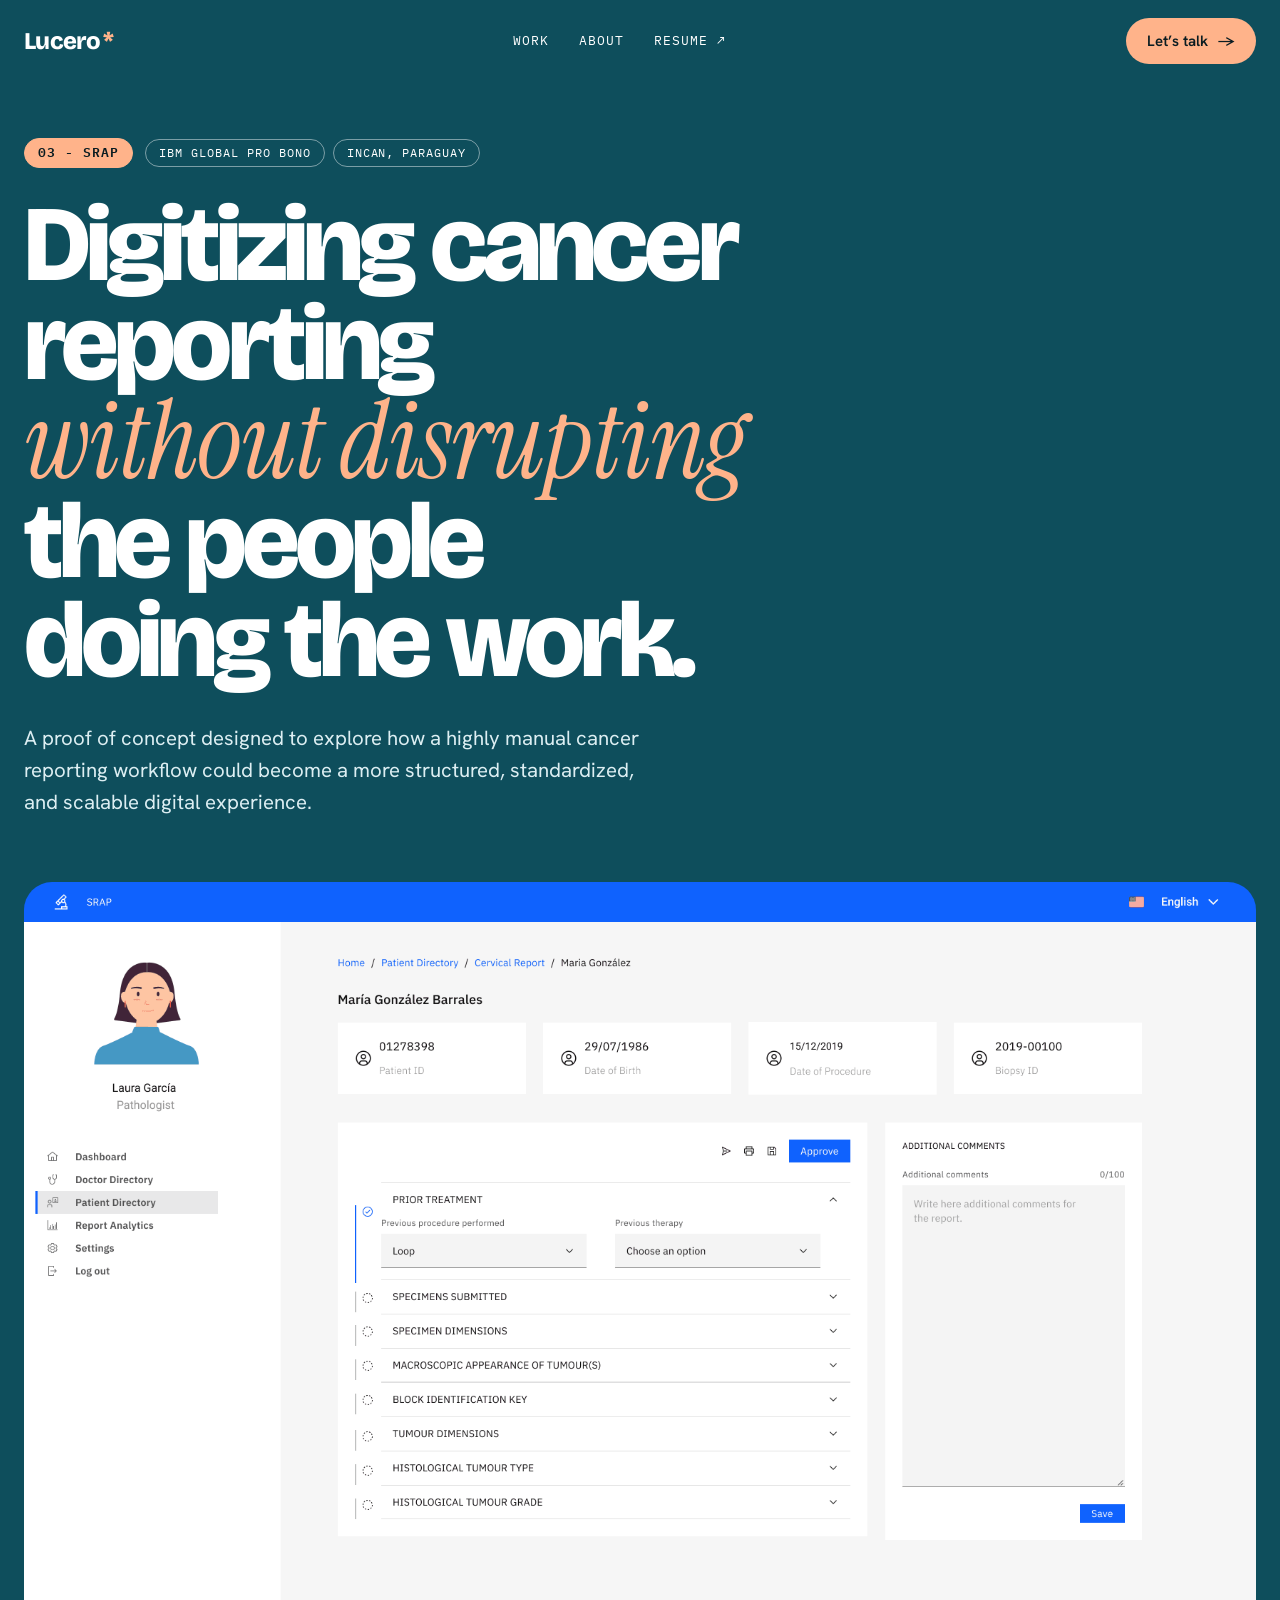
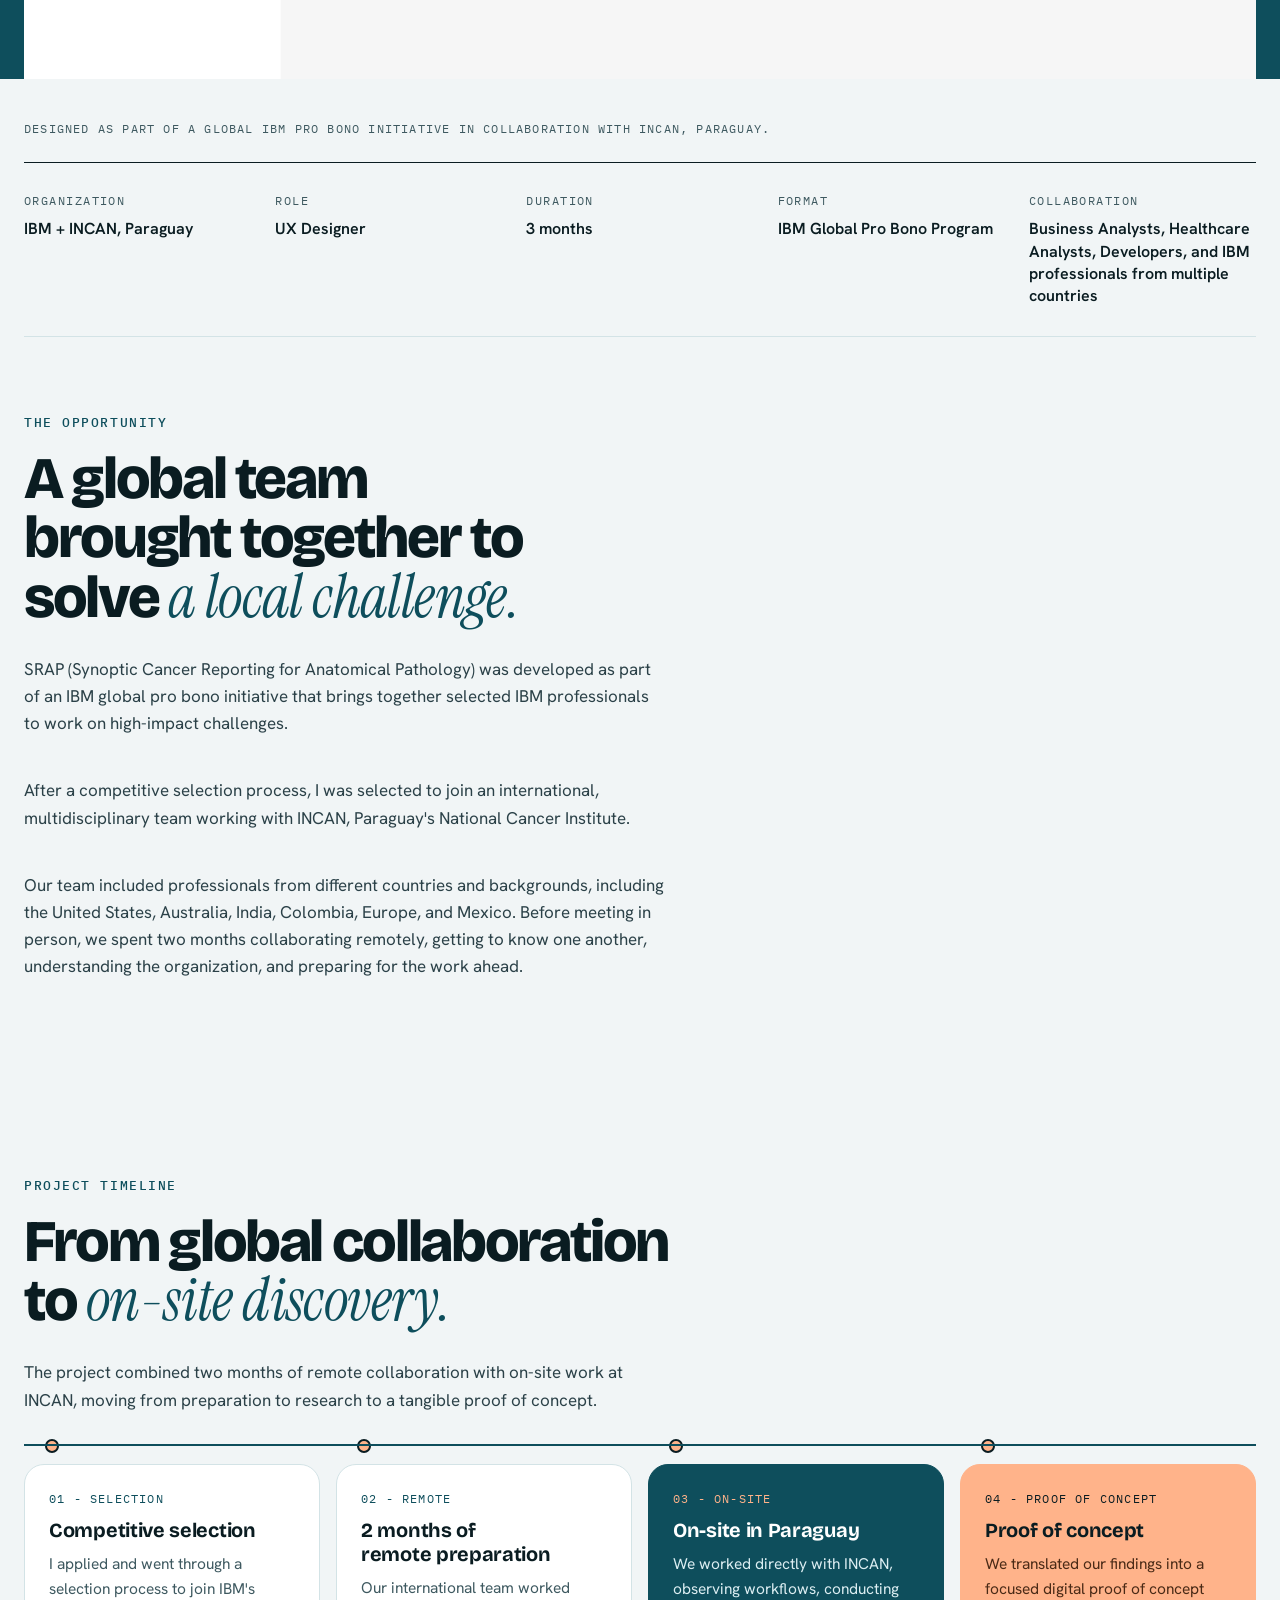
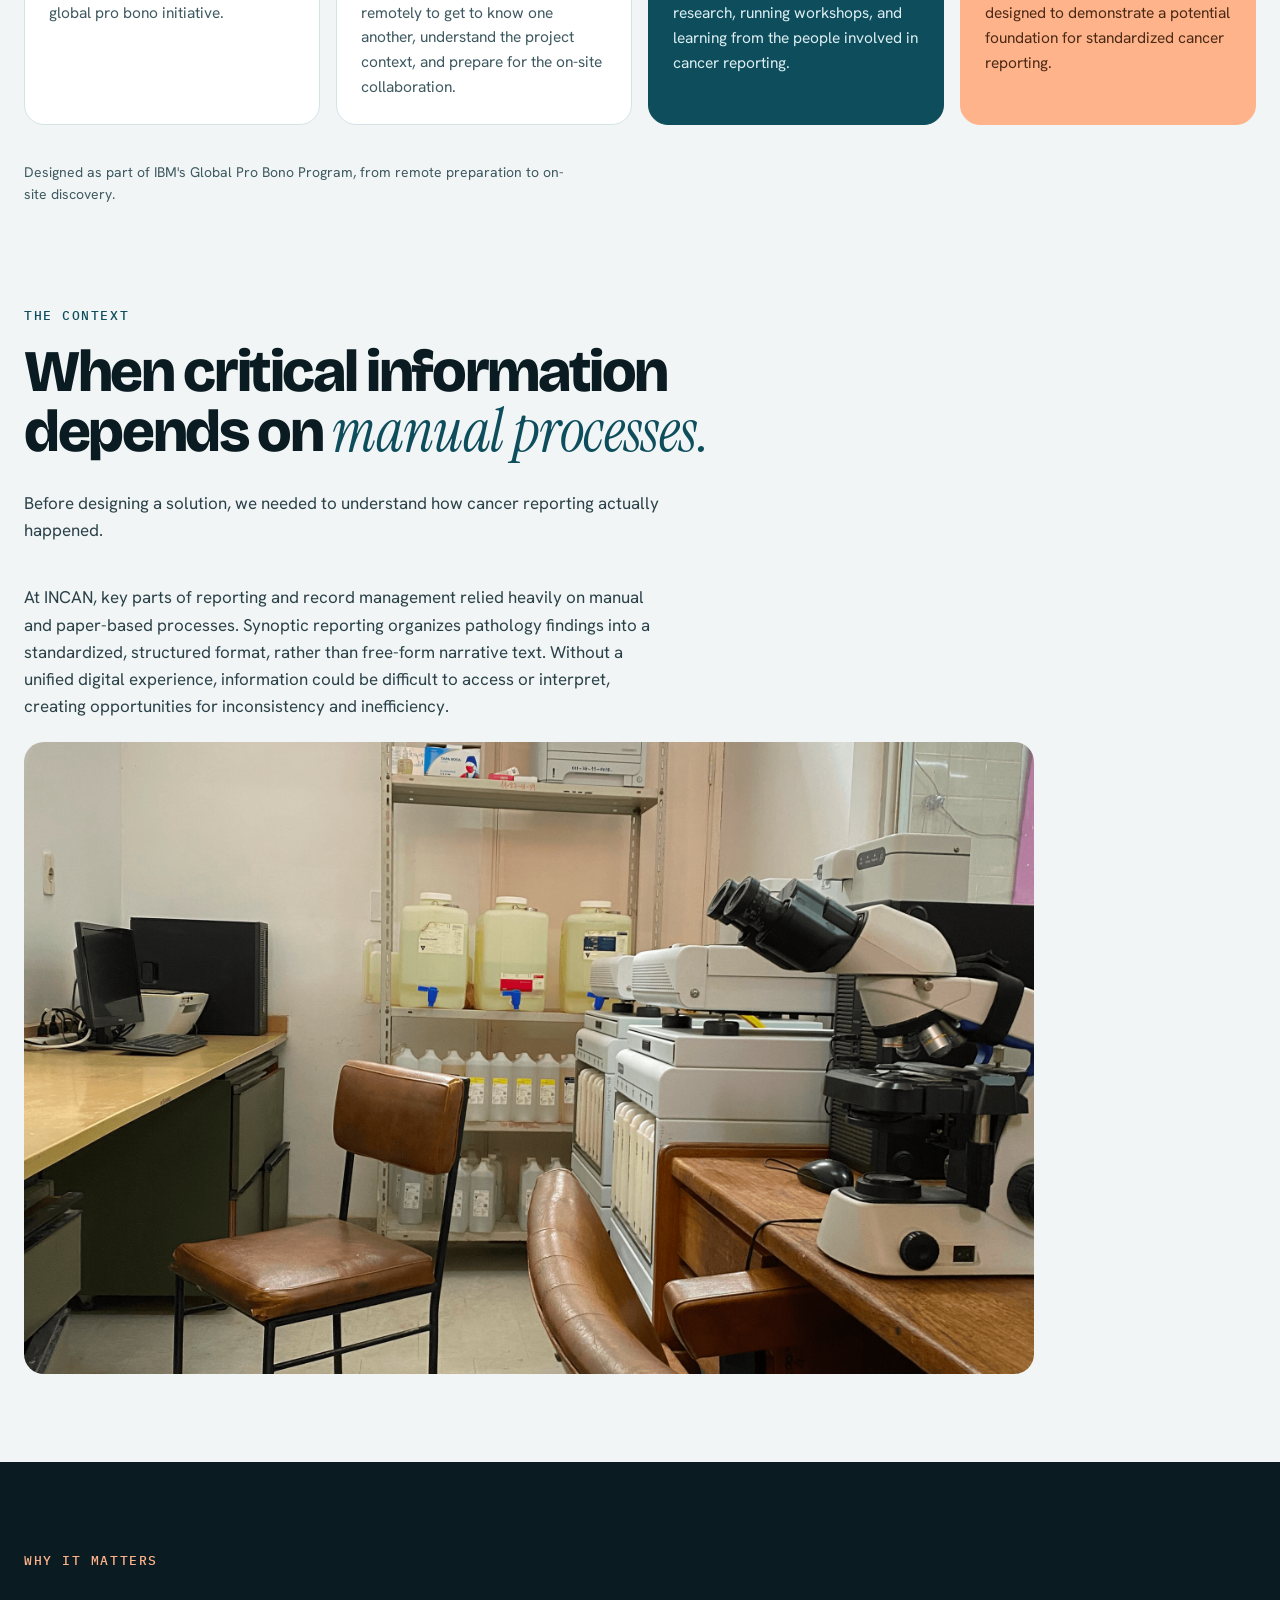
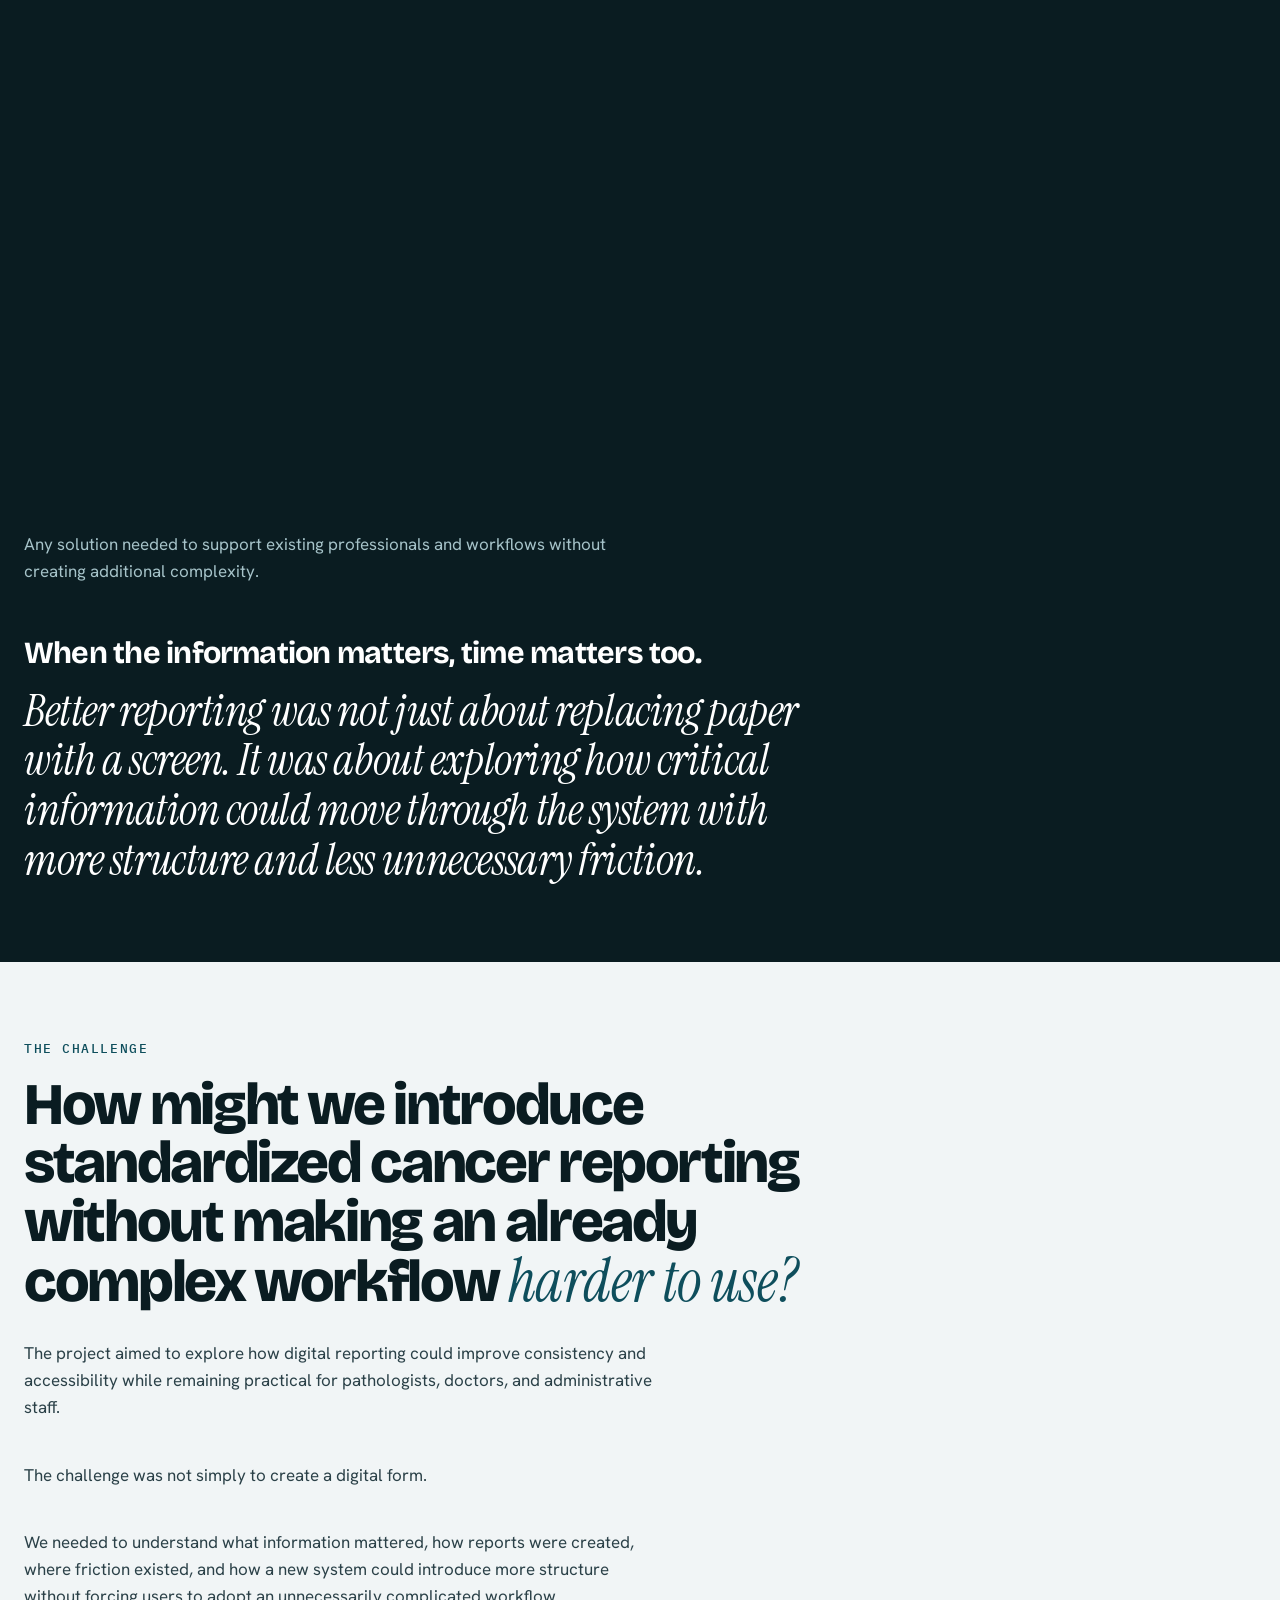
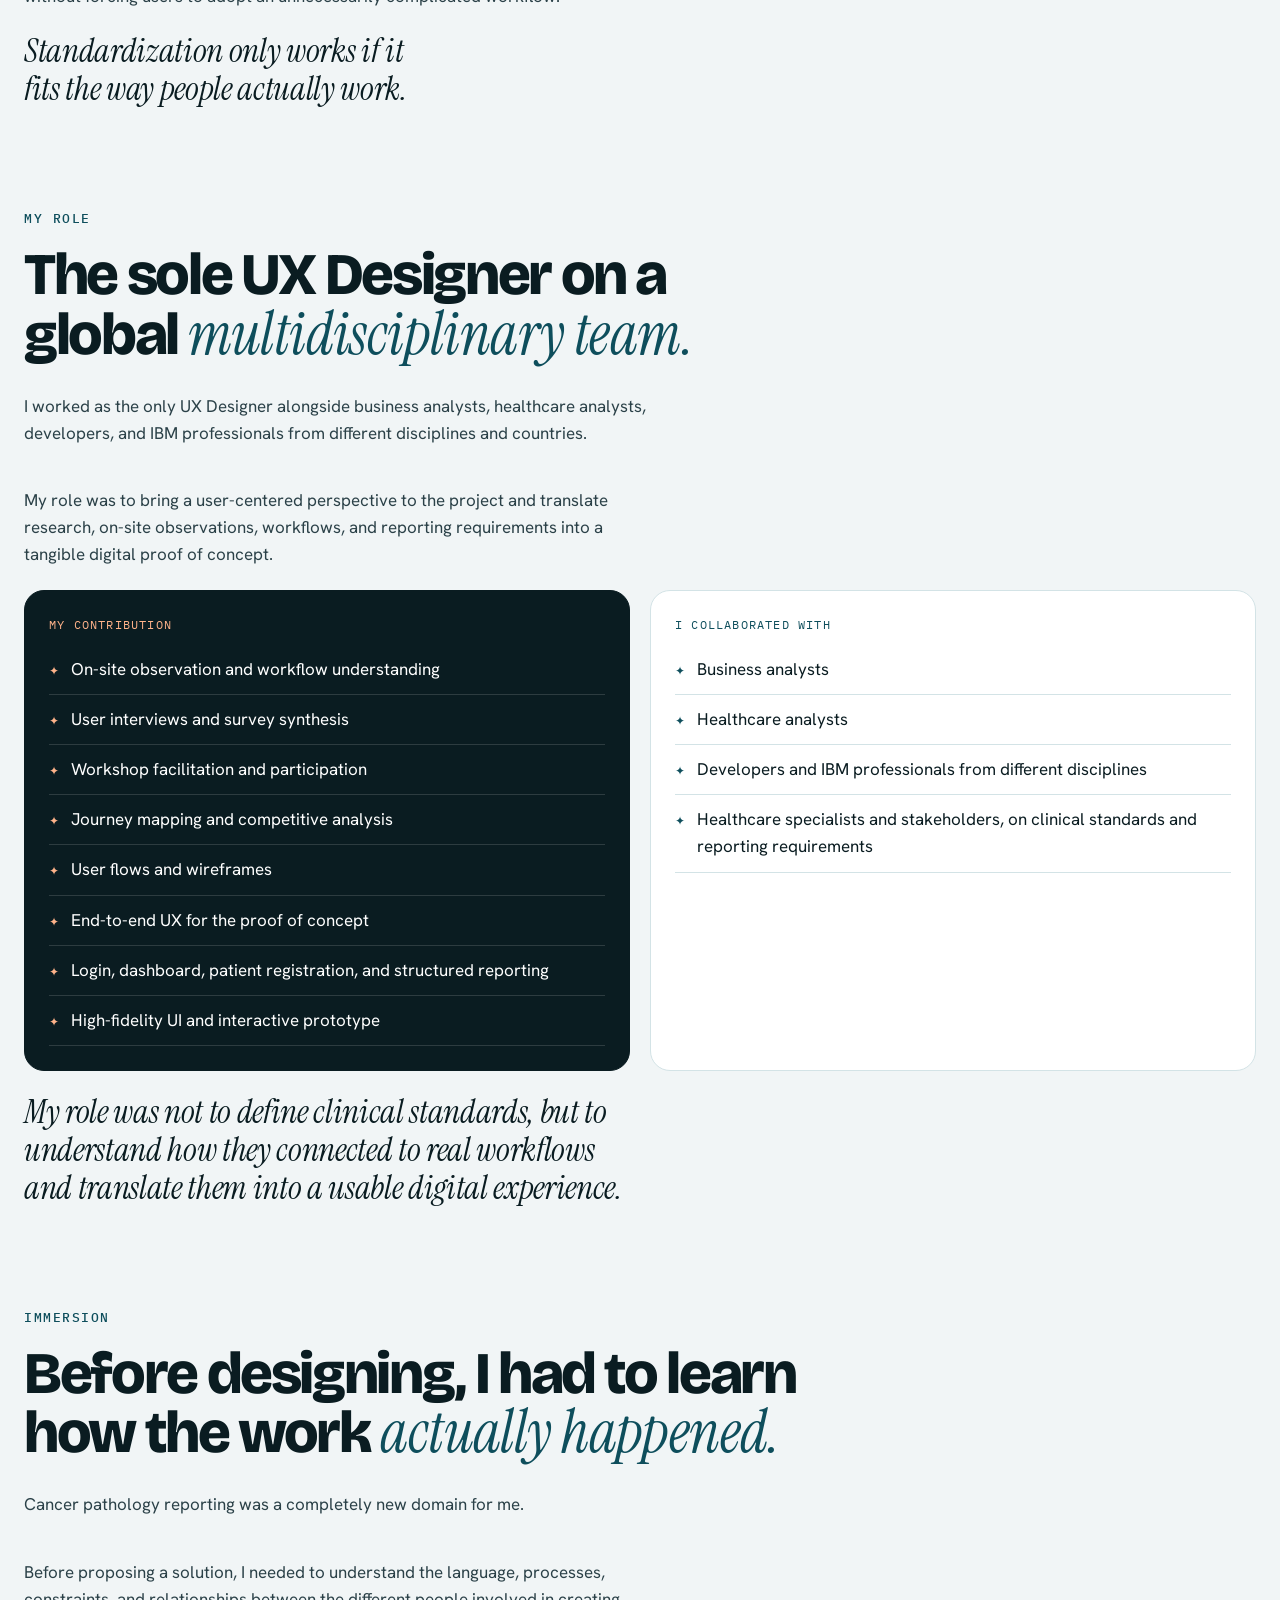
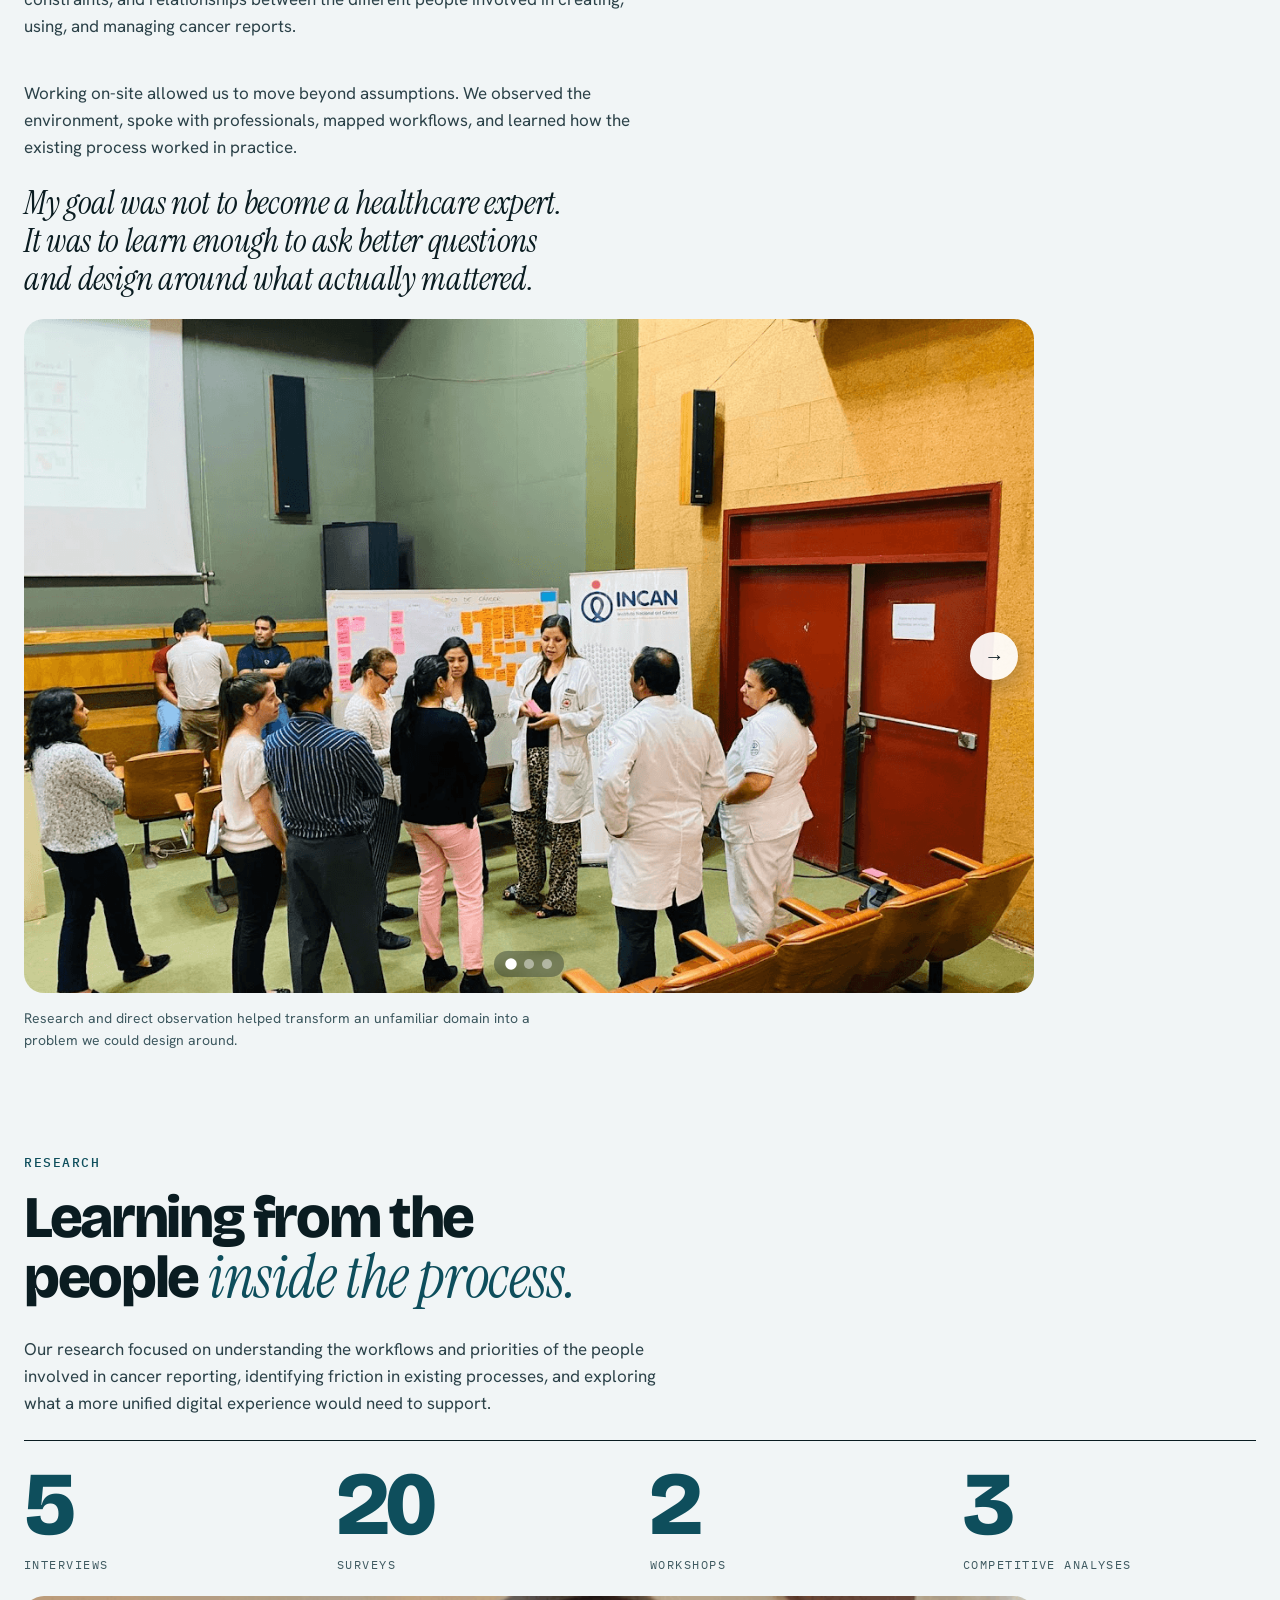
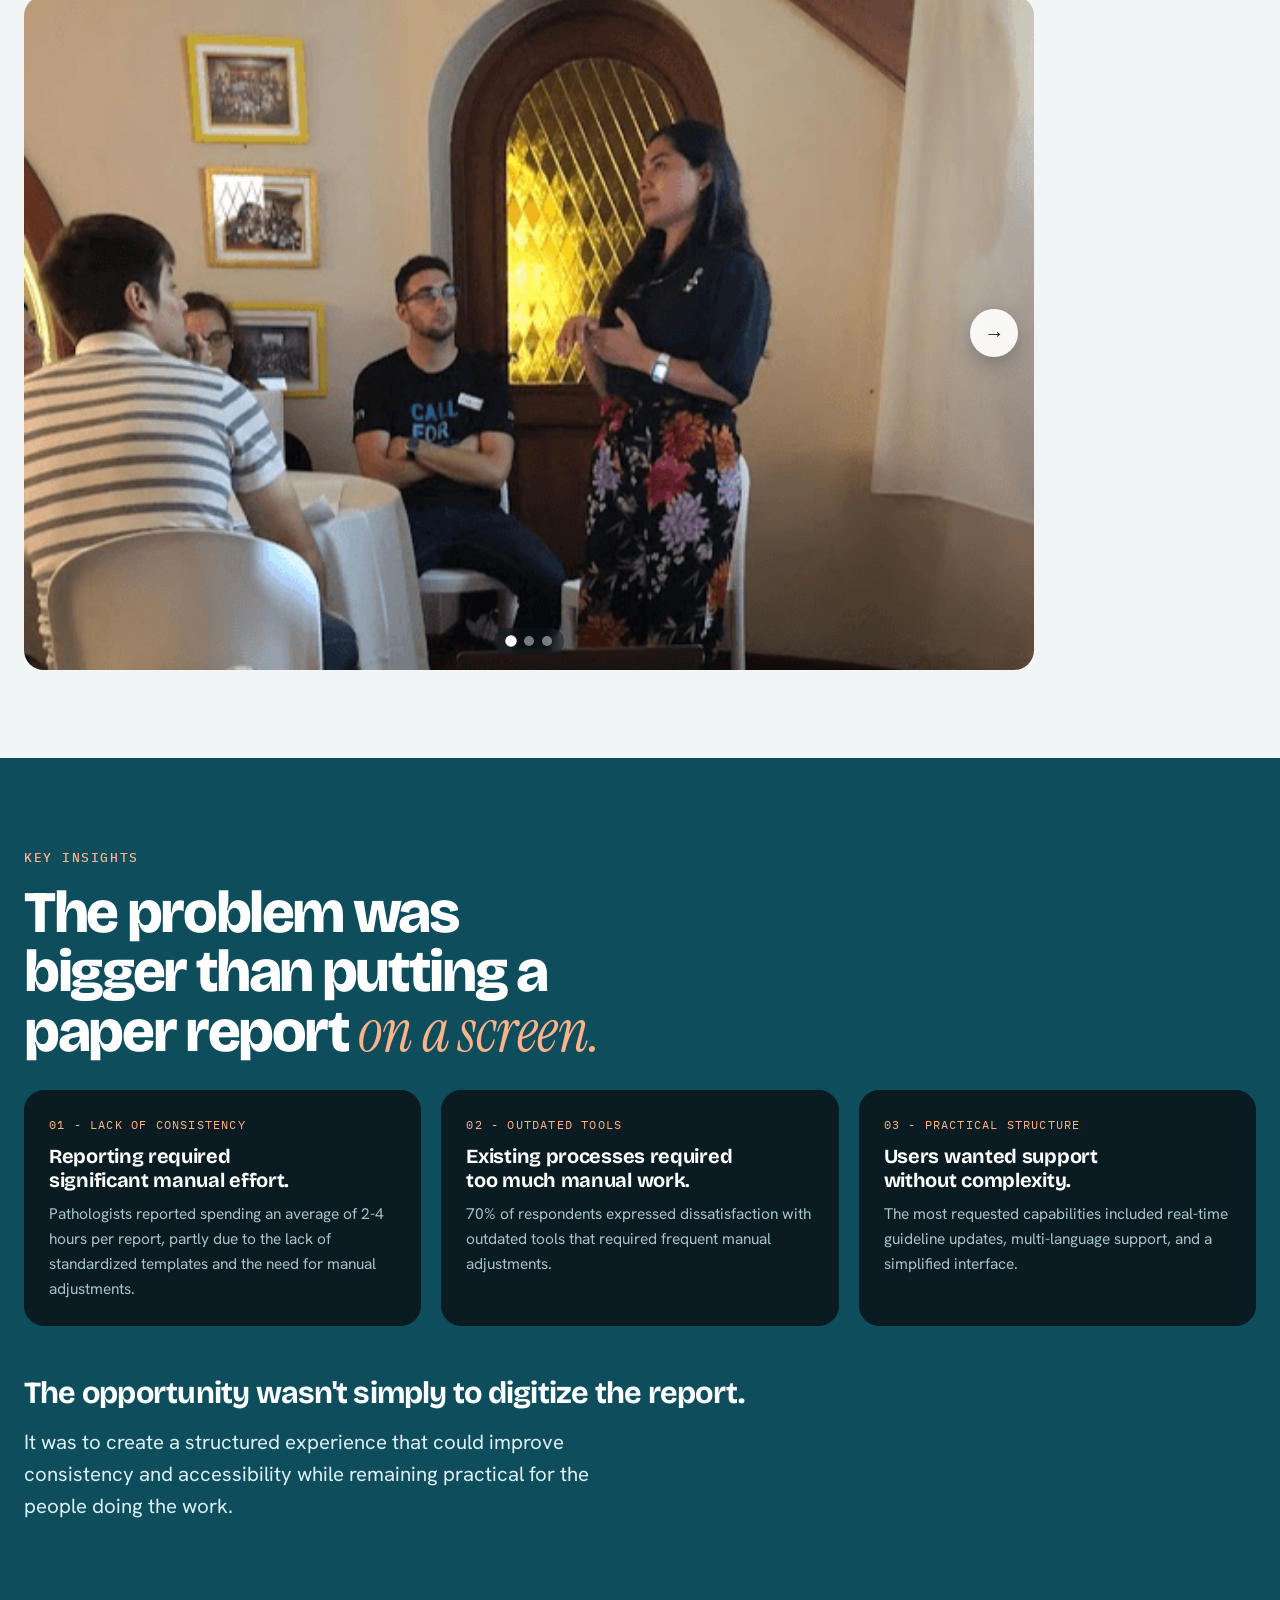
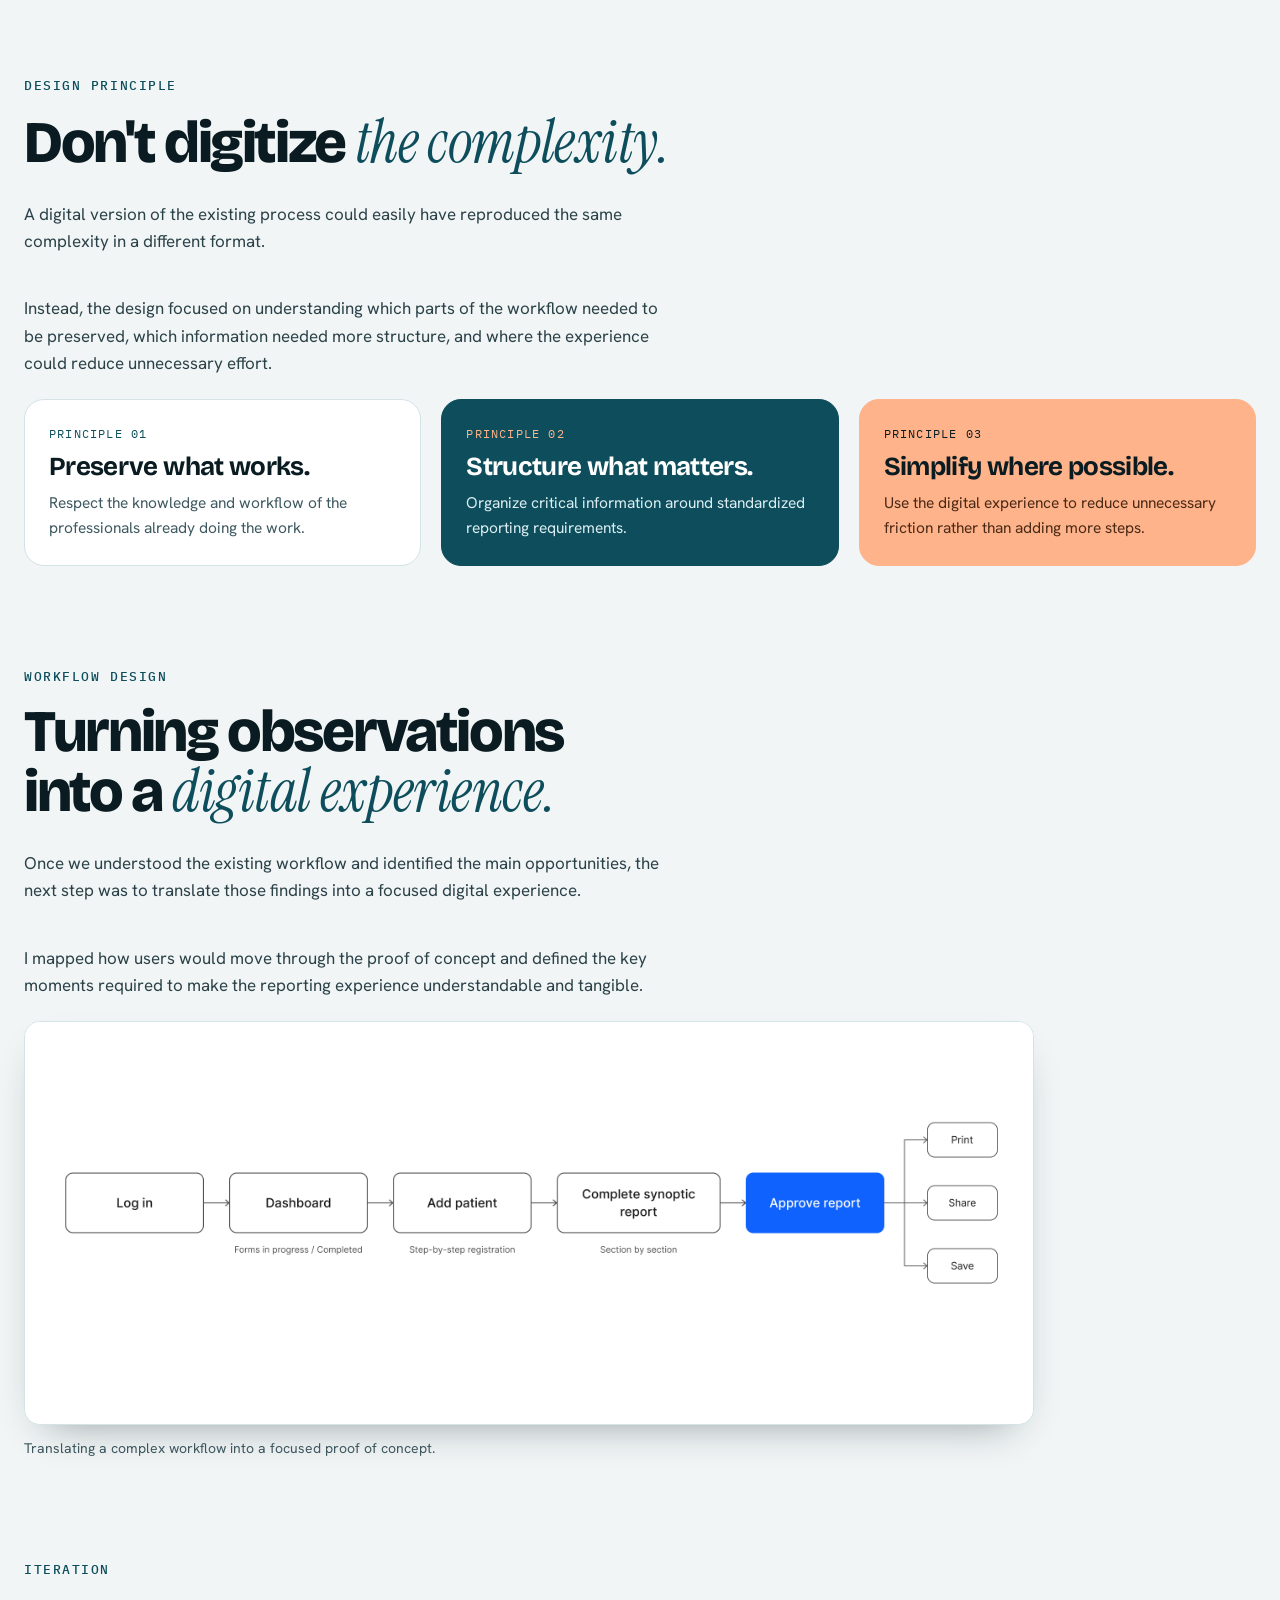
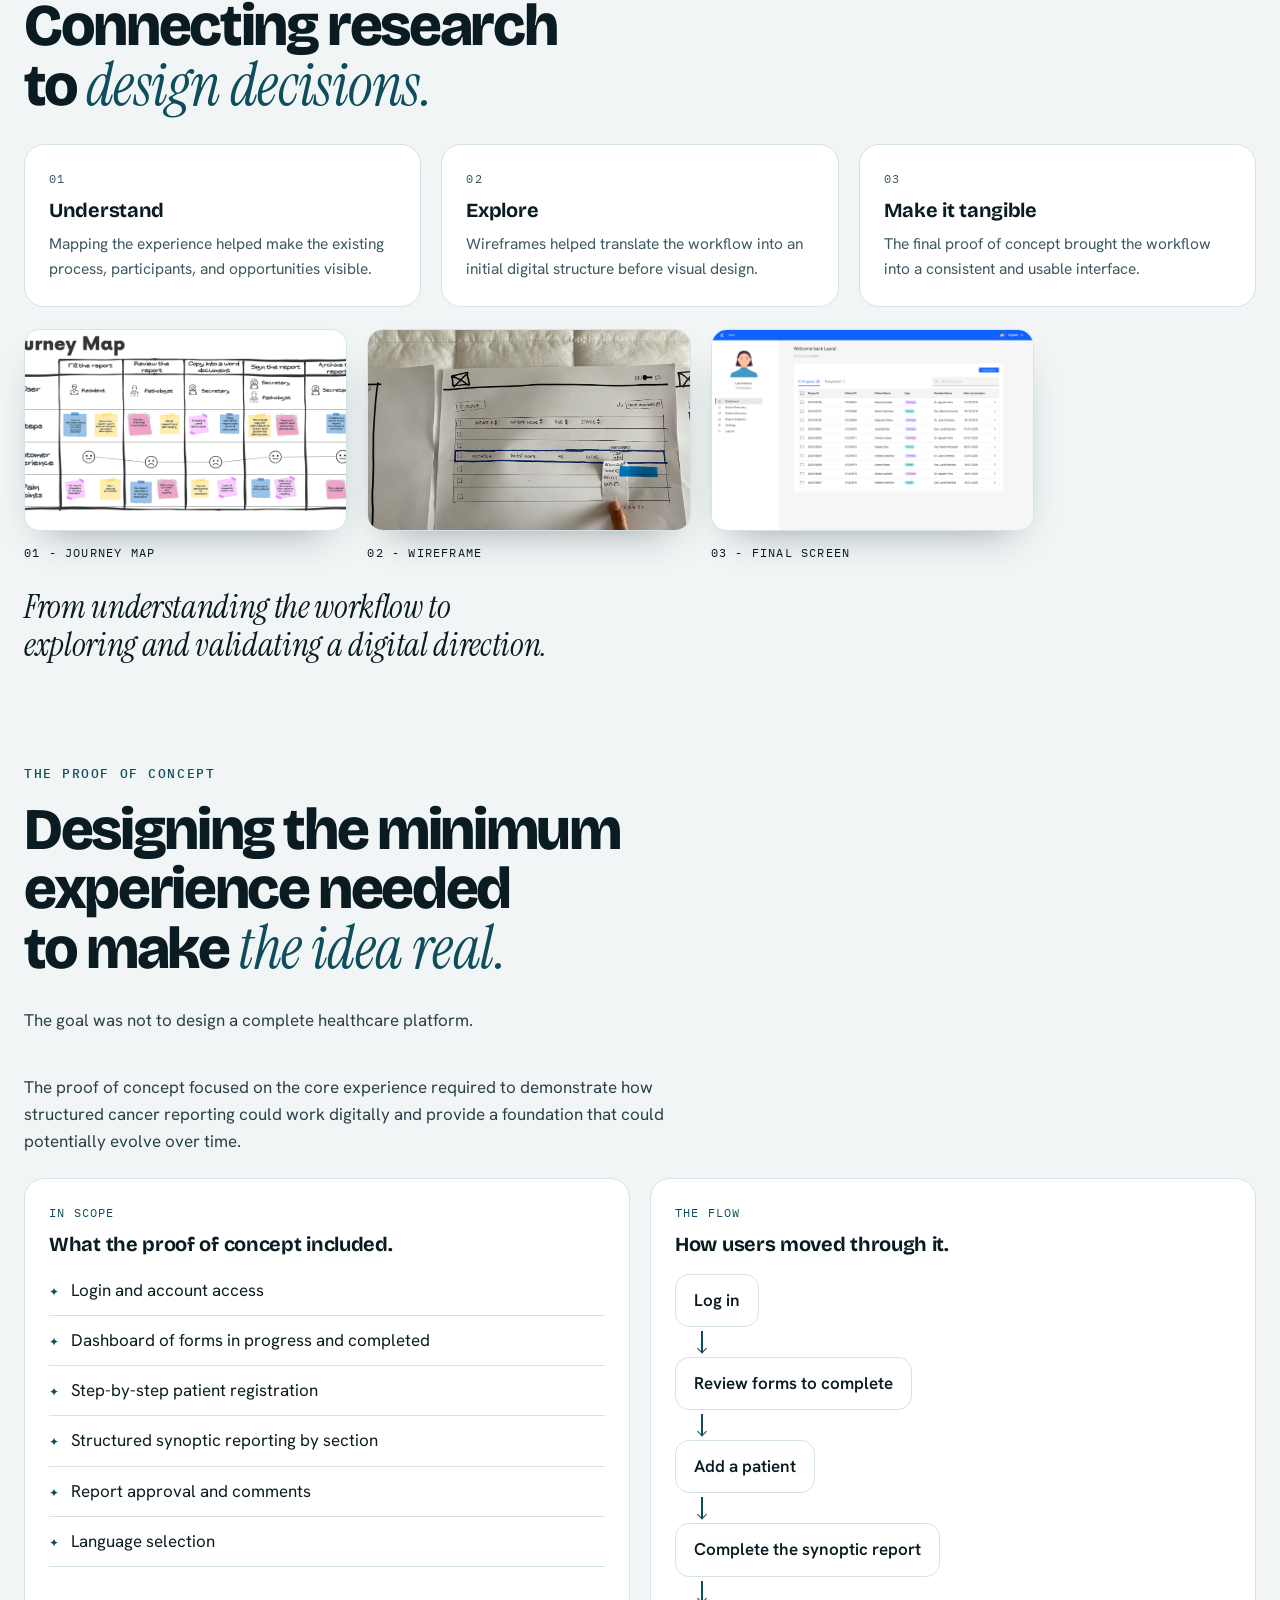
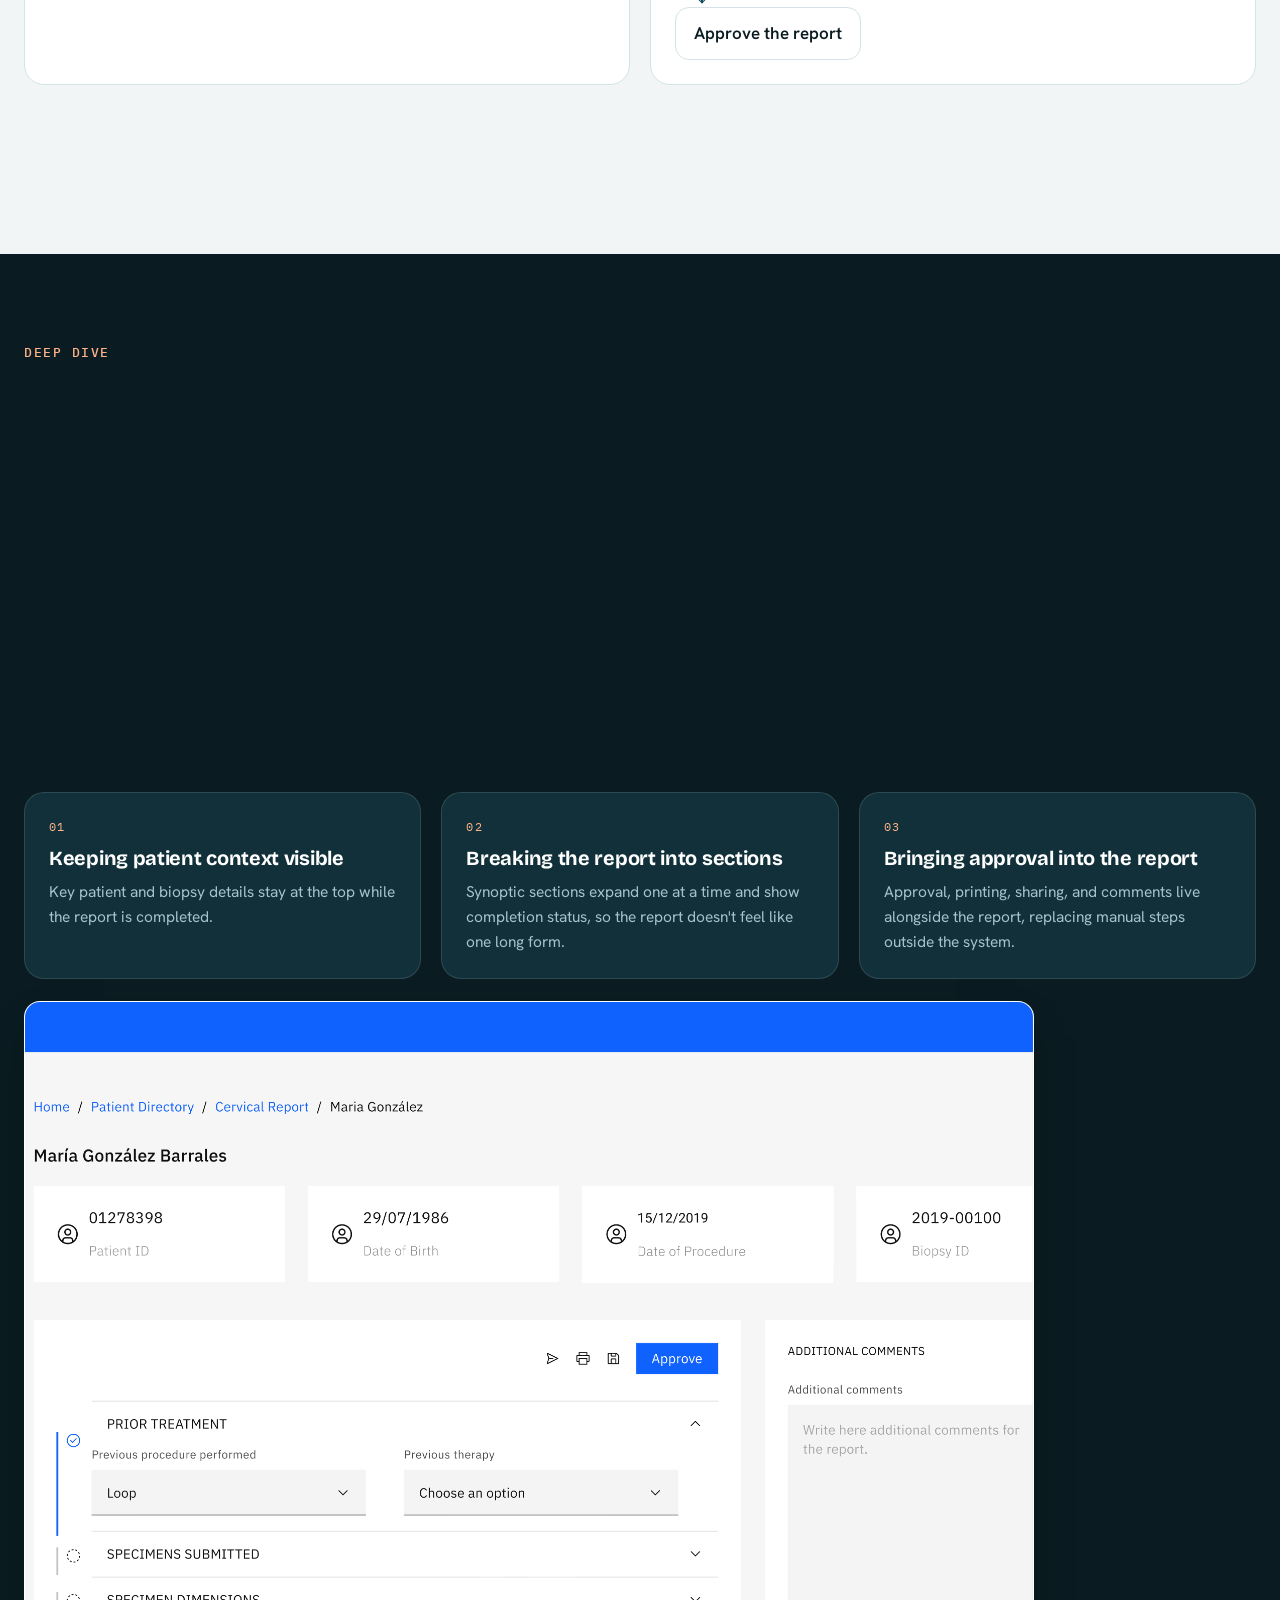
<file: work/srap.html>
<!doctype html>
<html lang="en">
<head>
<meta charset="utf-8">
<meta name="viewport" content="width=device-width, initial-scale=1, viewport-fit=cover">
<title>SRAP Case Study - Lucero M. Rojas</title>
<meta name="description" content="A proof of concept designed to explore how a highly manual cancer reporting workflow could become a more structured, standardized, and scalable digital experience.">
<meta property="og:title" content="SRAP Case Study - Lucero M. Rojas">
<meta property="og:description" content="A proof of concept designed to explore how a highly manual cancer reporting workflow could become a more structured, standardized, and scalable digital experience.">
<meta property="og:image" content="https://luceromrojas.com/assets/img/og-srap.jpg">
<meta property="og:image:width" content="1200">
<meta property="og:image:height" content="630">
<meta property="og:url" content="https://luceromrojas.com/work/srap.html">
<meta property="og:type" content="website">
<meta name="twitter:image" content="https://luceromrojas.com/assets/img/og-srap.jpg">
<link rel="icon" href="../favicon.svg" type="image/svg+xml">
<link rel="icon" href="../favicon-32.png" sizes="32x32" type="image/png">
<link rel="apple-touch-icon" href="../apple-touch-icon.png">
<link rel="canonical" href="https://luceromrojas.com/work/srap.html">
<meta name="theme-color" content="#0E4E5C">
<meta name="twitter:card" content="summary_large_image">
<link rel="preconnect" href="https://fonts.googleapis.com">
<link rel="preconnect" href="https://fonts.gstatic.com" crossorigin>
<link rel="stylesheet" href="https://fonts.googleapis.com/css2?family=Bricolage+Grotesque:opsz,wght@12..96,500;12..96,700;12..96,800&family=Instrument+Serif:ital@0;1&family=Hanken+Grotesk:wght@400;500;600&family=IBM+Plex+Mono:wght@400;500&display=swap">
<link rel="stylesheet" href="../assets/css/site.css">
</head>
<body class="cs-wide">
<a class="skip" href="#main">Skip to content</a>

<nav class="nav nav--hero" aria-label="Main" data-offset="80">
  <div class="wrap nav__in">
    <a class="logo" href="../index.html" aria-label="Lucero M. Rojas, home">Lucero<span aria-hidden="true">*</span></a>
    <div class="nav__links">
      <a href="../index.html#work">Work</a>
      <a href="../index.html#about">About</a>
      <a href="https://drive.google.com/file/d/1FefpyBtR9SdfBJnohA6IZ15ghc4XHnws/view?usp=sharing" target="_blank" rel="noopener">Resume ↗</a>
    </div>
    <a class="btn btn--accent btn--sm" href="../index.html#contact">Let’s talk <span class="arr" aria-hidden="true">→</span></a>
  </div>
  <span class="progress" aria-hidden="true"></span>
</nav>

<main id="main">

<header class="cs-hero on-field">
  <div class="wrap cs-hero__in">
    <div class="tag-row">
      <span class="pill pill--fill" style="font-family:var(--f-mono);letter-spacing:.08em">03 - SRAP</span>
      <div class="tags-o tags-o--hero"><span>IBM Global Pro Bono</span><span>INCAN, Paraguay</span></div>
    </div>
    <h1 class="display h1" data-split>Digitizing cancer reporting <em>without disrupting</em> the people doing the work.</h1>
    <p class="lead" data-reveal>A proof of concept designed to explore how a highly manual cancer reporting workflow could become a more structured, standardized, and scalable digital experience.</p>
    <div class="cs-hero__media">
      <figure class="ph ph--169 ph--dark" style="border-radius:var(--radius) var(--radius) 0 0" data-label="SRAP - synoptic report"><img src="../assets/img/srap/hero.png" alt="SRAP synoptic report screen from the proof of concept." onerror="this.remove()"></figure>
    </div>
  </div>
</header>

<section class="wrap" style="padding-top:40px">
  <p class="mono muted" style="margin-bottom:24px">Designed as part of a global IBM pro bono initiative in collaboration with INCAN, Paraguay.</p>
  <dl class="meta" style="--cols:5">
    <div><dt>Organization</dt><dd>IBM + INCAN, Paraguay</dd></div>
    <div><dt>Role</dt><dd>UX Designer</dd></div>
    <div><dt>Duration</dt><dd>3 months</dd></div>
    <div><dt>Format</dt><dd>IBM Global Pro Bono Program</dd></div>
    <div><dt>Collaboration</dt><dd>Business Analysts, Healthcare Analysts, Developers, and IBM professionals from multiple countries</dd></div>
  </dl>
</section>

<!-- OPPORTUNITY -->
<section class="wrap sec">
  <div class="sec__grid">
    <p class="eyebrow sec__label">The opportunity</p>
    <div class="sec__main">
      <h2 class="h2" data-reveal>A global team brought together to solve <em>a local challenge.</em></h2>
      <p class="body" data-reveal>SRAP (Synoptic Cancer Reporting for Anatomical Pathology) was developed as part of an IBM global pro bono initiative that brings together selected IBM professionals to work on high-impact challenges.</p>
      <p class="body" data-reveal>After a competitive selection process, I was selected to join an international, multidisciplinary team working with INCAN, Paraguay's National Cancer Institute.</p>
      <p class="body" data-reveal>Our team included professionals from different countries and backgrounds, including the United States, Australia, India, Colombia, Europe, and Mexico. Before meeting in person, we spent two months collaborating remotely, getting to know one another, understanding the organization, and preparing for the work ahead.</p>
      <p class="body" data-reveal>We then traveled to Paraguay to work directly with INCAN and develop a proof of concept grounded in the realities of its healthcare environment.</p>
    </div>
  </div>
</section>

<!-- TIMELINE -->
<section class="wrap sec">
  <div class="sec__grid">
    <p class="eyebrow sec__label">Project timeline</p>
    <div class="sec__main">
      <h2 class="h2" data-reveal>From global collaboration to <em>on-site discovery.</em></h2>
      <p class="body" data-reveal>The project combined two months of remote collaboration with on-site work at INCAN, moving from preparation to research to a tangible proof of concept.</p>
      <div class="timeline timeline--4">
        <div class="tile" data-reveal style="--d:0"><span class="mono">01 - Selection</span><h3 class="h4">Competitive selection</h3><p>I applied and went through a selection process to join IBM's global pro bono initiative.</p></div>
        <div class="tile" data-reveal style="--d:2"><span class="mono">02 - Remote</span><h3 class="h4">2 months of remote preparation</h3><p>Our international team worked remotely to get to know one another, understand the project context, and prepare for the on-site collaboration.</p></div>
        <div class="tile tile--field" data-reveal style="--d:4"><span class="mono">03 - On-site</span><h3 class="h4">On-site in Paraguay</h3><p>We worked directly with INCAN, observing workflows, conducting research, running workshops, and learning from the people involved in cancer reporting.</p></div>
        <div class="tile tile--gold" data-reveal style="--d:6"><span class="mono">04 - Proof of concept</span><h3 class="h4">Proof of concept</h3><p>We translated our findings into a focused digital proof of concept designed to demonstrate a potential foundation for standardized cancer reporting.</p></div>
      </div>
      <p class="caption" data-reveal>Designed as part of IBM's Global Pro Bono Program, from remote preparation to on-site discovery.</p>
    </div>
  </div>
</section>

<!-- CONTEXT -->
<section class="wrap sec">
  <div class="sec__grid">
    <p class="eyebrow sec__label">The context</p>
    <div class="sec__main">
      <h2 class="h2" data-reveal>When critical information depends on <em>manual processes.</em></h2>
      <p class="body" data-reveal>Before designing a solution, we needed to understand how cancer reporting actually happened.</p>
      <p class="body" data-reveal>At INCAN, key parts of reporting and record management relied heavily on manual and paper-based processes. Synoptic reporting organizes pathology findings into a standardized, structured format, rather than free-form narrative text. Without a unified digital experience, information could be difficult to access or interpret, creating opportunities for inconsistency and inefficiency.</p>
      <figure class="fig fig--wide" data-reveal="scale"><div class="ph ph--169" data-label="INCAN pathology department"><img src="../assets/img/srap/context.png" alt="Inside INCAN's pathology department, where reporting relied on paper processes and limited computer resources." loading="lazy" onerror="this.remove()"></div></figure>
    </div>
  </div>
</section>

<section class="on-ink sec--band">
  <div class="wrap" style="padding-top:112px">
    <div class="sec__grid">
      <p class="eyebrow eyebrow--accent sec__label">Why it matters</p>
      <div class="sec__main">
        <h2 class="h2" data-reveal>In cancer care, information delays can have <em>real consequences.</em></h2>
        <p class="body" data-reveal>Cancer reporting is part of a broader chain of decisions and care. When critical information takes longer to create, access, interpret, or share, it can add friction to processes where timely information matters.</p>
        <p class="body" data-reveal>While SRAP was a proof of concept and did not measure clinical outcomes, the project explored how more structured and accessible reporting could help support a more efficient flow of information.</p>
        <p class="body" data-reveal>At the same time, introducing technology into an existing healthcare environment came with its own challenge: the goal could not simply be to digitize everything.</p>
        <p class="body" data-reveal>Any solution needed to support existing professionals and workflows without creating additional complexity.</p>
        <div class="sub">
          <h3 class="h3" style="color:#fff" data-reveal>When the information matters, time matters too.</h3>
          <p class="pull" data-reveal>Better reporting was not just about replacing paper with a screen. It was about exploring how critical information could move through the system with more structure and less unnecessary friction.</p>
        </div>
      </div>
    </div>
  </div>
</section>

<!-- CHALLENGE -->
<section class="wrap sec">
  <div class="sec__grid">
    <p class="eyebrow sec__label">The challenge</p>
    <div class="sec__main">
      <h2 class="h2" data-reveal>How might we introduce standardized cancer reporting without making an already complex workflow <em>harder to use?</em></h2>
      <p class="body" data-reveal>The project aimed to explore how digital reporting could improve consistency and accessibility while remaining practical for pathologists, doctors, and administrative staff.</p>
      <p class="body" data-reveal>The challenge was not simply to create a digital form.</p>
      <p class="body" data-reveal>We needed to understand what information mattered, how reports were created, where friction existed, and how a new system could introduce more structure without forcing users to adopt an unnecessarily complicated workflow.</p>
      <p class="pull" style="font-size:clamp(24px,2.6vw,36px)" data-reveal>Standardization only works if it fits the way people actually work.</p>
    </div>
  </div>
</section>

<!-- ROLE -->
<section class="wrap sec">
  <div class="sec__grid">
    <p class="eyebrow sec__label">My role</p>
    <div class="sec__main">
      <h2 class="h2" data-reveal>The sole UX Designer on a global <em>multidisciplinary team.</em></h2>
      <p class="body" data-reveal>I worked as the only UX Designer alongside business analysts, healthcare analysts, developers, and IBM professionals from different disciplines and countries.</p>
      <p class="body" data-reveal>My role was to bring a user-centered perspective to the project and translate research, on-site observations, workflows, and reporting requirements into a tangible digital proof of concept.</p>
      <div class="listcols">
        <div class="tile tile--ink" data-reveal><span class="mono">My contribution</span>
          <ul class="list"><li>On-site observation and workflow understanding</li><li>User interviews and survey synthesis</li><li>Workshop facilitation and participation</li><li>Journey mapping and competitive analysis</li><li>User flows and wireframes</li><li>End-to-end UX for the proof of concept</li><li>Login, dashboard, patient registration, and structured reporting</li><li>High-fidelity UI and interactive prototype</li></ul>
        </div>
        <div class="tile" data-reveal style="--d:1"><span class="mono">I collaborated with</span>
          <ul class="list"><li>Business analysts</li><li>Healthcare analysts</li><li>Developers and IBM professionals from different disciplines</li><li>Healthcare specialists and stakeholders, on clinical standards and reporting requirements</li></ul>
        </div>
      </div>
      <p class="pull" style="font-size:clamp(24px,2.6vw,36px)" data-reveal>My role was not to define clinical standards, but to understand how they connected to real workflows and translate them into a usable digital experience.</p>
    </div>
  </div>
</section>

<!-- IMMERSION -->
<section class="wrap sec">
  <div class="sec__grid">
    <p class="eyebrow sec__label">Immersion</p>
    <div class="sec__main">
      <h2 class="h2" data-reveal>Before designing, I had to learn how the work <em>actually happened.</em></h2>
      <p class="body" data-reveal>Cancer pathology reporting was a completely new domain for me.</p>
      <p class="body" data-reveal>Before proposing a solution, I needed to understand the language, processes, constraints, and relationships between the different people involved in creating, using, and managing cancer reports.</p>
      <p class="body" data-reveal>Working on-site allowed us to move beyond assumptions. We observed the environment, spoke with professionals, mapped workflows, and learned how the existing process worked in practice.</p>
      <p class="pull" style="font-size:clamp(24px,2.6vw,36px)" data-reveal>My goal was not to become a healthcare expert. It was to learn enough to ask better questions and design around what actually mattered.</p>
      <div class="carousel fig--wide" data-reveal>
        <div class="carousel__track" tabindex="0" aria-label="On-site photos at INCAN">
          <figure class="carousel__slide"><img src="../assets/img/srap/immersion-1.png" alt="On-site observation at INCAN." loading="lazy"></figure>
          <figure class="carousel__slide"><img src="../assets/img/srap/immersion-2.jpg" alt="Team working with INCAN professionals." loading="lazy"></figure>
          <figure class="carousel__slide"><img src="../assets/img/srap/immersion-3.jpg" alt="Mapping the existing reporting workflow on site." loading="lazy"></figure>
        </div>
        <div class="carousel__nav">
          <button type="button" class="carousel__btn" data-dir="-1" aria-label="Previous photo">&#8592;</button>
          <div class="carousel__dots" role="group" aria-label="Choose photo"></div>
          <button type="button" class="carousel__btn" data-dir="1" aria-label="Next photo">&#8594;</button>
        </div>
      </div>
      <p class="caption" data-reveal>Research and direct observation helped transform an unfamiliar domain into a problem we could design around.</p>
    </div>
  </div>
</section>

<!-- RESEARCH -->
<section class="wrap sec">
  <div class="sec__grid">
    <p class="eyebrow sec__label">Research</p>
    <div class="sec__main">
      <h2 class="h2" data-reveal>Learning from the people <em>inside the process.</em></h2>
      <p class="body" data-reveal>Our research focused on understanding the workflows and priorities of the people involved in cancer reporting, identifying friction in existing processes, and exploring what a more unified digital experience would need to support.</p>
      <div class="stats" style="--n:4">
        <div class="stat"><big data-count="5">5</big><span>Interviews</span></div>
        <div class="stat"><big data-count="20">20</big><span>Surveys</span></div>
        <div class="stat"><big data-count="2">2</big><span>Workshops</span></div>
        <div class="stat"><big data-count="3">3</big><span>Competitive analyses</span></div>
      </div>
      <div class="carousel fig--wide" data-reveal>
        <div class="carousel__track" tabindex="0" aria-label="Research photos">
          <figure class="carousel__slide"><img src="../assets/img/srap/research-1.png" alt="Research synthesis from interviews and surveys." loading="lazy"></figure>
          <figure class="carousel__slide"><img src="../assets/img/srap/research-2.jpg" alt="Workshop with INCAN stakeholders." loading="lazy"></figure>
          <figure class="carousel__slide"><img src="../assets/img/srap/research-3.jpg" alt="Interview session with a pathology professional." loading="lazy"></figure>
        </div>
        <div class="carousel__nav">
          <button type="button" class="carousel__btn" data-dir="-1" aria-label="Previous photo">&#8592;</button>
          <div class="carousel__dots" role="group" aria-label="Choose photo"></div>
          <button type="button" class="carousel__btn" data-dir="1" aria-label="Next photo">&#8594;</button>
        </div>
      </div>
    </div>
  </div>
</section>

<!-- INSIGHTS -->
<section class="on-field sec--band">
  <div class="wrap" style="padding-top:112px">
    <div class="sec__grid">
      <p class="eyebrow eyebrow--accent sec__label">Key insights</p>
      <div class="sec__main">
        <h2 class="h2" data-reveal>The problem was bigger than putting a paper report <em>on a screen.</em></h2>
        <div class="grid3">
          <div class="tile tile--ink" data-reveal style="--d:0"><span class="mono">01 - Lack of consistency</span><h3 class="h4">Reporting required significant manual effort.</h3><p>Pathologists reported spending an average of 2-4 hours per report, partly due to the lack of standardized templates and the need for manual adjustments.</p></div>
          <div class="tile tile--ink" data-reveal style="--d:1"><span class="mono">02 - Outdated tools</span><h3 class="h4">Existing processes required too much manual work.</h3><p>70% of respondents expressed dissatisfaction with outdated tools that required frequent manual adjustments.</p></div>
          <div class="tile tile--ink" data-reveal style="--d:2"><span class="mono">03 - Practical structure</span><h3 class="h4">Users wanted support without complexity.</h3><p>The most requested capabilities included real-time guideline updates, multi-language support, and a simplified interface.</p></div>
        </div>
        <div class="sub">
          <h3 class="h3" style="color:#fff" data-reveal>The opportunity wasn't simply to digitize the report.</h3>
          <p class="lead" data-reveal>It was to create a structured experience that could improve consistency and accessibility while remaining practical for the people doing the work.</p>
        </div>
      </div>
    </div>
  </div>
</section>

<!-- PRINCIPLE -->
<section class="wrap sec">
  <div class="sec__grid">
    <p class="eyebrow sec__label">Design principle</p>
    <div class="sec__main">
      <h2 class="h2" data-reveal>Don't digitize <em>the complexity.</em></h2>
      <p class="body" data-reveal>A digital version of the existing process could easily have reproduced the same complexity in a different format.</p>
      <p class="body" data-reveal>Instead, the design focused on understanding which parts of the workflow needed to be preserved, which information needed more structure, and where the experience could reduce unnecessary effort.</p>
      <div class="grid3">
        <div class="tile" data-reveal style="--d:0"><span class="mono">Principle 01</span><h3 class="h3" style="font-size:26px">Preserve what works.</h3><p>Respect the knowledge and workflow of the professionals already doing the work.</p></div>
        <div class="tile tile--field" data-reveal style="--d:1"><span class="mono">Principle 02</span><h3 class="h3" style="font-size:26px">Structure what matters.</h3><p>Organize critical information around standardized reporting requirements.</p></div>
        <div class="tile tile--gold" data-reveal style="--d:2"><span class="mono">Principle 03</span><h3 class="h3" style="font-size:26px">Simplify where possible.</h3><p>Use the digital experience to reduce unnecessary friction rather than adding more steps.</p></div>
      </div>
    </div>
  </div>
</section>

<!-- WORKFLOW DESIGN -->
<section class="wrap sec">
  <div class="sec__grid">
    <p class="eyebrow sec__label">Workflow design</p>
    <div class="sec__main">
      <h2 class="h2" data-reveal>Turning observations into a <em>digital experience.</em></h2>
      <p class="body" data-reveal>Once we understood the existing workflow and identified the main opportunities, the next step was to translate those findings into a focused digital experience.</p>
      <p class="body" data-reveal>I mapped how users would move through the proof of concept and defined the key moments required to make the reporting experience understandable and tangible.</p>
      <figure class="fig fig--wide fig--crop" data-reveal="scale"><div class="ph ph--169 ph--contain" data-label="Proof of concept flow"><img src="../assets/img/srap/workflow.png" alt="The proof of concept flow, from login to report approval." loading="lazy" onerror="this.remove()"></div><figcaption>Translating a complex workflow into a focused proof of concept.</figcaption></figure>
    </div>
  </div>
</section>

<!-- ITERATION -->
<section class="wrap sec">
  <div class="sec__grid">
    <p class="eyebrow sec__label">Iteration</p>
    <div class="sec__main">
      <h2 class="h2" data-reveal>Connecting research to <em>design decisions.</em></h2>
      <div class="grid3">
        <div class="tile" data-reveal style="--d:0"><span class="num">01</span><h3 class="h4">Understand</h3><p>Mapping the experience helped make the existing process, participants, and opportunities visible.</p></div>
        <div class="tile" data-reveal style="--d:1"><span class="num">02</span><h3 class="h4">Explore</h3><p>Wireframes helped translate the workflow into an initial digital structure before visual design.</p></div>
        <div class="tile" data-reveal style="--d:2"><span class="num">03</span><h3 class="h4">Make it tangible</h3><p>The final proof of concept brought the workflow into a consistent and usable interface.</p></div>
      </div>
      <div class="uniform grid3 fig--wide">
        <figure class="fig" data-reveal style="--d:0"><div class="ph ph--43 ph--contain" data-label="Journey map"><img src="../assets/img/srap/journey.png" alt="Journey map of the existing cancer reporting process." loading="lazy" onerror="this.remove()"></div><figcaption><span class="mono">01 - Journey map</span></figcaption></figure>
        <figure class="fig" data-reveal style="--d:2"><div class="ph ph--43" data-label="Paper wireframe"><img src="../assets/img/srap/wireframe.jpg" alt="Paper wireframes helped explore the structure and key interactions, like row actions and language switching, before visual design." loading="lazy" onerror="this.remove()"></div><figcaption><span class="mono">02 - Wireframe</span></figcaption></figure>
        <figure class="fig" data-reveal style="--d:4"><div class="ph ph--43 ph--contain" data-label="Final screen"><img src="../assets/img/srap/final.png" alt="Final synoptic report screen." loading="lazy" onerror="this.remove()"></div><figcaption><span class="mono">03 - Final screen</span></figcaption></figure>
      </div>
      <p class="pull" style="font-size:clamp(24px,2.6vw,36px)" data-reveal>From understanding the workflow to exploring and validating a digital direction.</p>
    </div>
  </div>
</section>

<!-- PROOF OF CONCEPT -->
<section class="wrap sec">
  <div class="sec__grid">
    <p class="eyebrow sec__label">The proof of concept</p>
    <div class="sec__main">
      <h2 class="h2" data-reveal>Designing the minimum experience needed to make <em>the idea real.</em></h2>
      <p class="body" data-reveal>The goal was not to design a complete healthcare platform.</p>
      <p class="body" data-reveal>The proof of concept focused on the core experience required to demonstrate how structured cancer reporting could work digitally and provide a foundation that could potentially evolve over time.</p>
      <div class="compare">
        <div class="tile" data-reveal><span class="mono">In scope</span><h3 class="h4">What the proof of concept included.</h3>
          <ul class="list"><li>Login and account access</li><li>Dashboard of forms in progress and completed</li><li>Step-by-step patient registration</li><li>Structured synoptic reporting by section</li><li>Report approval and comments</li><li>Language selection</li></ul></div>
        <div class="tile" data-reveal style="--d:1"><span class="mono">The flow</span><h3 class="h4">How users moved through it.</h3>
          <div class="flow flow--hl" style="margin-top:8px"><div>Log in</div><i></i><div>Review forms to complete</div><i></i><div>Add a patient</div><i></i><div>Complete the synoptic report</div><i></i><div>Approve the report</div></div></div>
      </div>
      <p class="caption" data-reveal>Defining an intentional scope to make the idea tangible without designing a complete platform.</p>
    </div>
  </div>
</section>

<!-- DEEP DIVE -->
<section class="on-ink sec--band">
  <div class="wrap" style="padding-top:112px">
    <div class="sec__grid">
      <p class="eyebrow eyebrow--accent sec__label">Deep dive</p>
      <div class="sec__main">
        <h2 class="h2" data-reveal>Designing structure without <em>overwhelming the user.</em></h2>
        <p class="body" data-reveal>The reporting experience was the core of the proof of concept.</p>
        <p class="body" data-reveal>My role was to determine how the required information could be presented digitally in a way that supported structured reporting without turning the experience into an overwhelming collection of fields.</p>
        <p class="body" data-reveal>I focused on information organization, hierarchy, and interaction patterns that could make a complex process easier to navigate.</p>
        <div class="grid3">
          <div class="tile" data-reveal style="--d:0"><span class="num" style="color:var(--accent)">01</span><h3 class="h4">Keeping patient context visible</h3><p>Key patient and biopsy details stay at the top while the report is completed.</p></div>
          <div class="tile" data-reveal style="--d:1"><span class="num" style="color:var(--accent)">02</span><h3 class="h4">Breaking the report into sections</h3><p>Synoptic sections expand one at a time and show completion status, so the report doesn't feel like one long form.</p></div>
          <div class="tile" data-reveal style="--d:2"><span class="num" style="color:var(--accent)">03</span><h3 class="h4">Bringing approval into the report</h3><p>Approval, printing, sharing, and comments live alongside the report, replacing manual steps outside the system.</p></div>
        </div>
        <figure class="fig fig--wide" data-reveal="scale"><div class="ph ph--dark ph--169 ph--contain" data-label="Patient context"><img src="../assets/img/srap/deep-1.png" alt="Synoptic report with patient and biopsy details pinned at the top." loading="lazy" onerror="this.remove()"></div><figcaption><span class="mono">01 - Patient context</span></figcaption></figure>
        <div class="grid2 fig--wide">
          <figure class="fig" data-reveal><div class="ph ph--dark ph--contain" data-label="Report sections"><img src="../assets/img/srap/deep-2.png" alt="Synoptic sections expanding one at a time with completion status." loading="lazy" onerror="this.remove()"></div><figcaption><span class="mono">02 - Report sections</span></figcaption></figure>
          <figure class="fig" data-reveal style="--d:1"><div class="ph ph--dark ph--contain" data-label="Report actions"><img src="../assets/img/srap/deep-3.png" alt="Approval, printing, sharing, and comments alongside the report." loading="lazy" onerror="this.remove()"></div><figcaption><span class="mono">03 - Report actions</span></figcaption></figure>
        </div>
      </div>
    </div>
  </div>
</section>

<!-- DESIGN SYSTEM -->
<section class="wrap sec">
  <div class="sec__grid">
    <p class="eyebrow sec__label">Design system</p>
    <div class="sec__main">
      <h2 class="h2" data-reveal>Using an existing system to focus on <em>the actual problem.</em></h2>
      <p class="body" data-reveal>I used IBM Carbon Design System as the visual foundation for the proof of concept.</p>
      <p class="body" data-reveal>Rather than creating a new visual language from scratch, using an established design system allowed the design effort to focus on the workflow, information architecture, interactions, and usability of the experience.</p>
      <p class="pull" style="font-size:clamp(24px,2.6vw,36px)" data-reveal>The challenge was not to reinvent the visual language. It was to understand the workflow and make the right UX decisions.</p>
      <figure class="fig fig--wide" data-reveal="scale"><div class="ph ph--169 ph--contain" data-label="IBM Carbon foundation"><img src="../assets/img/srap/carbon.png" alt="IBM Carbon components applied to the SRAP proof of concept." loading="lazy" onerror="this.remove()"></div><figcaption>IBM Carbon as the visual foundation for the proof of concept.</figcaption></figure>
    </div>
  </div>
</section>

<!-- FINAL PROTOTYPE -->
<section class="wrap sec">
  <div class="sec__grid">
    <p class="eyebrow sec__label">Final prototype</p>
    <div class="sec__main">
      <h2 class="h2" data-reveal>A focused system designed to demonstrate <em>a larger opportunity.</em></h2>
      <p class="body" data-reveal>The final outcome was a digital proof of concept that brought together the research, workflow understanding, reporting requirements, and design exploration developed throughout the project.</p>
      <p class="body" data-reveal>The prototype provided a tangible way to explore how a more structured cancer reporting experience could work within the healthcare environment.</p>
      <div class="uniform grid2 fig--wide">
        <figure class="fig" data-reveal style="--d:0"><div class="ph ph--contain" data-label="Log in"><img src="../assets/img/srap/login.png" alt="SRAP login screen." loading="lazy" onerror="this.remove()"></div><figcaption><span class="mono">01 - Log in</span></figcaption></figure>
        <figure class="fig" data-reveal style="--d:1"><div class="ph ph--contain" data-label="Dashboard"><img src="../assets/img/srap/dashboard.png" alt="SRAP dashboard of forms in progress and completed." loading="lazy" onerror="this.remove()"></div><figcaption><span class="mono">02 - Dashboard</span></figcaption></figure>
        <figure class="fig" data-reveal style="--d:2"><div class="ph ph--contain" data-label="New patient"><img src="../assets/img/srap/new-patient.png" alt="SRAP step-by-step patient registration." loading="lazy" onerror="this.remove()"></div><figcaption><span class="mono">03 - New patient</span></figcaption></figure>
        <figure class="fig" data-reveal style="--d:3"><div class="ph ph--contain" data-label="Synoptic report"><img src="../assets/img/srap/report.png" alt="SRAP structured synoptic report." loading="lazy" onerror="this.remove()"></div><figcaption><span class="mono">04 - Synoptic report</span></figcaption></figure>
      </div>
    </div>
  </div>
</section>

<!-- OUTCOME -->
<section class="wrap sec">
  <div class="sec__grid">
    <p class="eyebrow sec__label">Outcome</p>
    <div class="sec__main">
      <h2 class="h2" data-reveal>A tangible starting point for <em>a larger conversation.</em></h2>
      <div class="grid3">
        <div class="tile" data-reveal style="--d:0"><span class="num">01</span><h3 class="h4">A shared proof of concept</h3><p>The project transformed research, observations, and reporting requirements into a tangible digital experience that stakeholders could see and discuss.</p></div>
        <div class="tile" data-reveal style="--d:1"><span class="num">02</span><h3 class="h4">A more concrete vision</h3><p>The prototype helped make the opportunity for more structured digital reporting visible beyond documentation and abstract requirements.</p></div>
        <div class="tile" data-reveal style="--d:2"><span class="num">03</span><h3 class="h4">A foundation designed to evolve</h3><p>Rather than attempting to solve every challenge at once, the proof of concept focused on the core experience and left room for future development.</p></div>
      </div>
    </div>
  </div>
</section>

<!-- REFLECTION -->
<section class="on-field sec--band">
  <div class="wrap" style="padding-top:112px">
    <div class="sec__grid">
      <p class="eyebrow eyebrow--accent sec__label">Reflection</p>
      <div class="sec__main">
        <h2 class="h2" data-reveal>Designing for adoption means <em>designing for context.</em></h2>
        <p class="lead" data-reveal>SRAP taught me that entering a new domain does not mean having all the answers before you start.</p>
        <p class="lead" data-reveal>As the only UX Designer on the team, I had to quickly learn a complex healthcare environment, understand unfamiliar terminology and workflows, and collaborate with people whose expertise was far beyond my own.</p>
        <p class="lead" data-reveal>The experience reinforced the importance of spending time where the product will actually live. Documentation gave us context, but observing the environment and talking directly with the people involved changed how we understood the problem.</p>
        <p class="lead" data-reveal>It also taught me that introducing technology is not automatically an improvement. A solution can follow standards, include the right features, and still fail if it does not fit into the reality of the people expected to use it.</p>
        <p class="pull" data-reveal>In the end, the work was about learning enough to ask better questions, understand what mattered, and translate that complexity into an experience people could realistically use.</p>
        <figure class="fig fig--wide" data-reveal="scale" style="margin-top:16px"><div class="ph ph--field ph--169" data-label="Team photo"><img src="../assets/img/srap/team.jpg" alt="The SRAP team with INCAN professionals in Paraguay." loading="lazy" onerror="this.remove()"></div><figcaption style="color:var(--on-field)">From global collaboration to on-site discovery, the project reinforced the value of designing with people, not just for them.</figcaption></figure>
      </div>
    </div>
  </div>
</section>

<section class="wrap" style="padding-top:112px;padding-bottom:112px">
  <h2 class="h2" data-reveal>Explore more <em>work.</em></h2>
  <div class="next">
    <a href="maya.html"><span class="mono">02 - Maya</span><span class="h3">Designing a banking experience where conversation became the interface. →</span></a>
    <a href="iofacturo.html"><span class="mono">01 - ioFacturo</span><span class="h3">Turning patches into a product. →</span></a>
  </div>
  <p style="margin-top:32px"><a class="ulink" href="../index.html#work">Back to selected work <span aria-hidden="true">→</span></a></p>
</section>

</main>

<footer class="footer">
  <div class="wrap footer__in">
    <span>Lucero M. Rojas, Product Designer</span>
    <span>© 2026</span>
  </div>
</footer>
<script src="../assets/js/site.js"></script>
</body>
</html>
</file>
<file: assets/css/site.css>
/* Lucero Rojas - Portfolio
   Direction A, "Editorial con pulso", palette Petróleo
   Layout: wide editorial wrap (1280), color bands (field / ink / paper), two-column case-study rhythm with sticky labels. */
:root{
  --field:#0E4E5C;      /* petróleo: hero + contact bands */
  --field-deep:#08323C;
  --accent:#FFB38A;     /* durazno: the one warm accent */
  --ink:#0A1C21;        /* text + dark bands */
  --paper:#F1F5F6;      /* page ground */
  --card:#FFFFFF;
  --muted:#3E5960;
  --line:#D3E3E6;
  --soft:#D3E3E6;
  --on-field:#DCEEF2;
  --on-field-muted:#A9CFD8;
  --on-ink-muted:#A6C3C9;

  --f-display:'Bricolage Grotesque', 'Arial Black', system-ui, sans-serif;
  --f-serif:'Instrument Serif', Georgia, 'Times New Roman', serif;
  --f-body:'Hanken Grotesk', system-ui, -apple-system, 'Segoe UI', sans-serif;
  --f-mono:'IBM Plex Mono', ui-monospace, 'SFMono-Regular', Menlo, monospace;

  --wrap:1280px;
  --gutter:24px;
  --radius:28px;
  --ease:cubic-bezier(.2,.7,.2,1);
  color-scheme:light;
}

*,*::before,*::after{box-sizing:border-box}
html{scroll-behavior:smooth;-webkit-text-size-adjust:100%}
body{margin:0;background:var(--paper);color:var(--ink);font-family:var(--f-body);font-size:17px;line-height:1.6;-webkit-font-smoothing:antialiased;overflow-x:hidden}
img{max-width:100%;display:block}
a{color:inherit}
a:focus-visible,button:focus-visible,input:focus-visible{outline:3px solid var(--accent);outline-offset:3px;border-radius:6px}
h1,h2,h3,h4,h5{margin:0;text-wrap:balance}
p{margin:0}
.skip{position:absolute;left:-9999px;top:8px;background:var(--accent);color:var(--ink);padding:10px 16px;border-radius:999px;z-index:100;text-decoration:none;font-weight:600}
.skip:focus{left:16px}

.wrap{width:100%;max-width:var(--wrap);margin:0 auto;padding-left:max(var(--gutter),env(safe-area-inset-left,0px));padding-right:max(var(--gutter),env(safe-area-inset-right,0px))}
.wrap--narrow{max-width:960px}

/* ---------- Type ---------- */
.eyebrow{font-family:var(--f-mono);font-size:13px;font-weight:500;letter-spacing:.12em;text-transform:uppercase;color:var(--field)}
.eyebrow--light{color:var(--on-field-muted)}
.eyebrow--accent{color:var(--accent)}
.mono{font-family:var(--f-mono);font-size:12px;letter-spacing:.1em;text-transform:uppercase}
.display{font-family:var(--f-display);font-weight:800;letter-spacing:-.045em;line-height:.92}
.h1{font-size:clamp(52px,9.4vw,148px)}
.h2{font-family:var(--f-display);font-weight:800;font-size:clamp(36px,4.6vw,68px);line-height:1;letter-spacing:-.04em}
.h3{font-family:var(--f-display);font-weight:700;font-size:clamp(24px,2.4vw,34px);line-height:1.08;letter-spacing:-.025em}
.h4{font-family:var(--f-display);font-weight:700;font-size:20px;line-height:1.2;letter-spacing:-.015em}
em,.it{font-family:var(--f-serif);font-style:italic;font-weight:400;letter-spacing:-.01em}
.display em,.h2 em,.h3 em{color:var(--field)}
.on-field .display em,.on-field .h2 em,.on-ink .h2 em,.on-ink .display em{color:var(--accent)}
.lead{font-size:clamp(17px,1.6vw,21px);line-height:1.55;max-width:56ch}
.body{max-width:64ch;color:#2B4148}
.body + .body{margin-top:18px}
.muted{color:var(--muted)}
.caption{font-size:14px;color:var(--muted);margin-top:14px;max-width:70ch}
.caption strong{color:var(--ink);font-weight:600}
.on-ink .caption,.on-field .caption{color:var(--on-ink-muted)}
.pull{font-family:var(--f-serif);font-style:italic;font-size:clamp(28px,3.4vw,48px);line-height:1.14;letter-spacing:-.01em;max-width:28ch;text-wrap:balance}
.sec__main .pull{max-width:42ch}

/* ---------- Bands ---------- */
.on-field{background:var(--field);color:#fff}
.on-ink{background:var(--ink);color:#fff}
.on-ink .body,.on-field .body{color:var(--on-ink-muted)}
.on-field .lead{color:var(--on-field)}

/* ---------- Nav ---------- */
.nav{position:sticky;top:env(safe-area-inset-top,0px);z-index:50;transition:background .35s var(--ease),box-shadow .35s var(--ease),color .35s}
body::before{content:"";position:fixed;inset:0 0 auto;height:env(safe-area-inset-top,0px);z-index:60;background:var(--field)}
.nav__in{display:flex;align-items:center;justify-content:space-between;gap:20px;padding-top:18px;padding-bottom:18px}
.nav--hero{background:var(--field);color:#fff}
.nav.is-scrolled{background:rgba(241,245,246,.88);backdrop-filter:blur(14px);-webkit-backdrop-filter:blur(14px);color:var(--ink);box-shadow:0 1px 0 var(--line)}
.logo{font-family:var(--f-display);font-weight:800;font-size:24px;letter-spacing:-.03em;text-decoration:none;display:inline-flex;align-items:center;gap:2px}
.logo span{color:var(--accent);display:inline-block;transition:transform .6s var(--ease)}
.logo:hover span{transform:rotate(180deg)}
.nav__links{display:flex;gap:30px;align-items:center;font-family:var(--f-mono);font-size:13px;letter-spacing:.08em;text-transform:uppercase}
.nav__links a{text-decoration:none;position:relative;padding:12px 0}
.nav__links a::after{content:"";position:absolute;left:0;right:0;bottom:6px;height:2px;background:var(--accent);transform:scaleX(0);transform-origin:left;transition:transform .35s var(--ease)}
.nav__links a:hover::after{transform:scaleX(1)}
.progress{position:absolute;left:0;bottom:0;height:3px;width:100%;background:var(--accent);transform-origin:left;transform:scaleX(var(--progress,0))}

/* ---------- Buttons / pills ---------- */
.btn{display:inline-flex;align-items:center;gap:10px;min-height:48px;padding:12px 24px;border-radius:999px;font-weight:600;font-size:16px;text-decoration:none;border:1.5px solid transparent;transition:transform .3s var(--ease),background .3s,color .3s}
.btn:hover{transform:translateY(-2px)}
.btn--accent{background:var(--accent);color:var(--ink)}
.btn--ghost{border-color:currentColor}
.btn--sm{min-height:44px;padding:10px 20px;font-size:15px}
.btn .arr{transition:transform .3s var(--ease)}
.btn:hover .arr{transform:translateX(4px)}
.pills{display:flex;flex-wrap:wrap;gap:8px}
.pill{display:inline-flex;align-items:center;font-size:13px;line-height:1.2;padding:6px 13px;border-radius:999px;border:1px solid currentColor;opacity:.92}
.pill--fill{background:var(--accent);color:var(--ink);border-color:var(--accent);font-weight:600;opacity:1}
.pill--field{background:var(--field);color:#fff;border-color:var(--field);font-weight:600;opacity:1}
.pill--ink{background:var(--ink);color:#fff;border-color:var(--ink);font-weight:600;opacity:1}

/* ---------- Placeholder / image slots ---------- */
.ph{position:relative;margin:0;border-radius:20px;overflow:hidden;background:var(--soft);aspect-ratio:16/10;max-width:100%;display:flex;align-items:center;justify-content:center}
.ph::before{content:attr(data-label);font-family:var(--f-mono);font-size:12px;letter-spacing:.08em;text-transform:uppercase;color:#2E4A52;text-align:center;padding:0 20px}
.ph img{position:absolute;inset:0;width:100%;height:100%;object-fit:cover}
.ph--contain img{object-fit:contain;background:var(--card)}
.ph--43{aspect-ratio:4/3}.ph--169{aspect-ratio:16/9}.ph--phone{aspect-ratio:5/8}.ph--sq{aspect-ratio:1/1}.ph--tall{aspect-ratio:3/4}.ph--wide{aspect-ratio:21/9}
/* When a real image is present, the slot takes the image's own proportions (no letterboxing).
   Fixed crops stay only where the layout needs them: stack cards, before/after slider, About arch. */
.ph:has(img){aspect-ratio:auto;background:transparent;display:block}
.ph:has(img)::before{content:none}
.ph:has(img) img{position:static;width:100%;height:auto;object-fit:initial;background:transparent}
.stack__media .ph:has(img),.ba .ph:has(img),.about__photo .ph:has(img){display:flex}
.stack__media .ph:has(img) img,.ba .ph:has(img) img,.about__photo .ph:has(img) img{position:absolute;inset:0;height:100%;object-fit:cover}
.about__photo .ph:has(img){aspect-ratio:4/5}
.ba .ph:has(img){background:var(--ink)}
.ba .ph:has(img) img{object-fit:contain}
.phone-row .ph:has(img){border-radius:28px}
/* Screens: the image itself is the card. Rounded, hairline border, soft shadow, solid white behind. */
.ph--contain:has(img){background:transparent;padding:0;border-radius:16px;overflow:visible}
.ph--contain:has(img) img{border-radius:16px;border:1px solid var(--line);background:#fff;box-shadow:0 18px 40px -22px rgba(10,28,33,.45)}
.ph--dark.ph--contain:has(img){background:transparent}
.ph--dark.ph--contain:has(img) img{border-color:rgba(255,255,255,.14);box-shadow:0 18px 40px -18px rgba(0,0,0,.7)}
.ph--dark{background:#13303A}.ph--dark::before{color:var(--on-ink-muted)}
.ph--field{background:var(--field-deep)}.ph--field::before{color:var(--on-field-muted)}
.ph--gold{background:#FFD3B8}.ph--gold::before{color:#6B3A1E}
figure.ph + figcaption,.fig figcaption{font-size:14px;color:var(--muted);margin-top:12px}
.fig{margin:0}
.fig figcaption .mono{display:block;margin-bottom:4px;color:var(--ink)}
.on-ink .fig figcaption{color:var(--on-ink-muted)}.on-ink .fig figcaption .mono{color:#fff}

/* ---------- Home hero ---------- */
.hero{position:relative;overflow:hidden}
.hero__in{padding-top:64px;padding-bottom:104px;position:relative}
.hero .eyebrow{margin-bottom:28px}
.hero .lead{margin-top:36px}
.hero__cta{margin-top:36px;display:flex;flex-wrap:wrap;gap:12px}
.badge{position:absolute;right:max(24px,5vw);bottom:84px;width:164px;height:164px;display:flex;align-items:center;justify-content:center}
.badge svg.ring{position:absolute;inset:0;width:100%;height:100%;animation:spin 24s linear infinite}
.badge text{font-family:var(--f-mono);font-size:14.5px;letter-spacing:4px;text-transform:uppercase;fill:#fff}
@keyframes spin{to{transform:rotate(360deg)}}
.star{display:block}
.star path{fill:var(--accent)}

/* split headline reveal */
.split .w{display:inline-block;overflow:hidden;vertical-align:top;padding:0 .08em .08em 0;margin:0 -.08em -.08em 0}
.split .w > span{display:inline-block}
.motion .split .w > span{animation:rise .9s var(--ease) both;animation-delay:calc(var(--i) * 70ms + 120ms)}
@keyframes rise{from{transform:translateY(105%)}to{transform:none}}

/* ticker */
.ticker{background:var(--ink);color:#fff;overflow:hidden;border-top:1px solid rgba(255,255,255,.12)}
.ticker__track{display:flex;width:max-content;gap:40px;padding:16px 0;animation:tick 38s linear infinite}
.ticker__track span{font-family:var(--f-serif);font-style:italic;font-size:28px;white-space:nowrap;display:inline-flex;align-items:center;gap:40px}
.ticker__track span::after{content:"✦";font-style:normal;font-size:18px;color:var(--accent)}
.ticker:hover .ticker__track{animation-play-state:paused}
@keyframes tick{to{transform:translateX(-50%)}}

/* ---------- Scene: patches → product ---------- */
.scene{position:relative;height:240vh;background:var(--paper)}
.scene__pin{position:sticky;top:0;height:100vh;height:100svh;display:flex;flex-direction:column;justify-content:center;gap:28px;overflow:hidden}
.scene__head{display:flex;justify-content:space-between;align-items:flex-end;gap:24px;flex-wrap:wrap}
.scene__word{font-family:var(--f-display);font-weight:800;font-size:clamp(40px,6vw,92px);letter-spacing:-.045em;line-height:.95;position:relative;height:1em;min-width:6ch}
.scene__word span{position:absolute;left:0;top:0;white-space:nowrap;transition:opacity .4s,transform .5s var(--ease)}
.scene__word .w-b{font-family:var(--f-serif);font-style:italic;font-weight:400;color:var(--field);opacity:0;transform:translateY(30%)}
.scene.is-order .scene__word .w-a{opacity:0;transform:translateY(-30%)}
.scene.is-order .scene__word .w-b{opacity:1;transform:none}
.scene__meter{font-family:var(--f-mono);font-size:13px;letter-spacing:.1em;text-transform:uppercase;color:var(--muted);font-variant-numeric:tabular-nums}
.board{--p:0;display:grid;grid-template-columns:repeat(4,minmax(0,1fr));grid-auto-rows:minmax(120px,auto);gap:16px}
.frag{background:var(--card);border-radius:18px;padding:16px;box-shadow:0 1px 0 rgba(10,28,33,.06),0 14px 30px -18px rgba(10,28,33,.35);font-size:13px;display:flex;flex-direction:column;gap:8px;min-width:0;
  transform:translate(calc(var(--x) * (1 - var(--p)) * 1px), calc(var(--y) * (1 - var(--p)) * 1px)) rotate(calc(var(--r) * (1 - var(--p)) * 1deg)) scale(calc(1 - (1 - var(--p)) * .06));
  border:1.5px solid color-mix(in srgb, var(--field) calc(var(--p) * 100%), transparent);will-change:transform}
.frag--wide{grid-column:span 2}
.frag--tall{grid-row:span 2}
.frag--field{background:var(--field);color:#fff}
.frag--ink{background:var(--ink);color:#fff}
.frag--gold{background:var(--accent)}
.frag .lbl{font-family:var(--f-mono);font-size:11px;letter-spacing:.08em;text-transform:uppercase;opacity:.7}
.frag .field{border:1.5px solid var(--line);border-radius:10px;padding:8px 10px;font-size:13px;color:var(--muted)}
.frag .field.req{border-color:var(--field);color:var(--ink)}
.frag .row{display:grid;grid-template-columns:1.4fr 1fr .8fr;gap:8px;padding:6px 0;border-bottom:1px solid var(--line);font-size:12px}
.frag .row:last-child{border-bottom:0}
.frag .bubble{background:var(--soft);border-radius:14px 14px 14px 4px;padding:8px 12px;align-self:flex-start;max-width:90%}
.frag .bubble.me{background:var(--field);color:#fff;border-radius:14px 14px 4px 14px;align-self:flex-end}
.frag .bars{display:flex;align-items:flex-end;gap:6px;height:64px}
.frag .bars i{flex:1;background:var(--field);border-radius:4px 4px 0 0;opacity:.85}
.frag .sw{display:flex;gap:6px}.frag .sw i{width:26px;height:26px;border-radius:8px;display:block}
.frag .acc{display:flex;justify-content:space-between;align-items:center;border:1px solid rgba(255,255,255,.25);border-radius:10px;padding:8px 10px;font-size:12px}
.frag .chk{width:18px;height:18px;border-radius:50%;background:var(--accent);display:inline-flex;align-items:center;justify-content:center;color:var(--ink);font-size:11px;font-weight:700}
.frag .tgl{width:40px;height:22px;border-radius:999px;background:var(--field);position:relative}
.frag .tgl::after{content:"";position:absolute;right:3px;top:3px;width:16px;height:16px;border-radius:50%;background:#fff}
.frag big{font-family:var(--f-display);font-weight:800;font-size:34px;letter-spacing:-.03em;line-height:1}

/* ---------- Selected work: sticky stack ---------- */
.work-head{display:flex;justify-content:space-between;align-items:flex-end;gap:32px;flex-wrap:wrap}
.stack{margin-top:64px;display:flex;flex-direction:column;gap:56px;padding-bottom:40px}
.stack__card{position:sticky;top:calc(96px + var(--i) * 22px);border-radius:var(--radius);overflow:hidden;display:grid;grid-template-columns:minmax(0,1.15fr) minmax(0,1fr);min-height:min(620px,78vh);text-decoration:none;transform-origin:center top;transform:scale(var(--s,1));filter:brightness(var(--b,1));transition:box-shadow .3s}
.stack__card:nth-child(1){background:var(--ink);color:#fff}
.stack__card:nth-child(2){background:var(--accent);color:var(--ink)}
.stack__card:nth-child(3){background:var(--card);color:var(--ink);border:1.5px solid var(--ink)}
.stack__media{position:relative;min-height:320px}
.stack__media .ph{position:absolute;inset:0;border-radius:0;aspect-ratio:auto;height:100%}
.stack__media .ph img{transition:transform 1.2s var(--ease)}
.stack__card:hover .stack__media .ph img{transform:scale(1.04)}
.stack__body{padding:clamp(28px,3.4vw,52px);display:flex;flex-direction:column;justify-content:space-between;gap:28px;min-width:0}
.stack__body .mono{opacity:.75}
.stack__body .h3{font-size:clamp(28px,3vw,44px);margin-top:14px}
.stack__card:nth-child(1) .h3 em{color:var(--accent)}
.stack__card:nth-child(2) .h3 em{color:var(--ink)}
.stack__body p{margin-top:16px;font-size:16px;opacity:.85;max-width:46ch}
.stack__foot{display:flex;justify-content:space-between;align-items:flex-end;gap:16px;flex-wrap:wrap}
.circle{width:58px;height:58px;border-radius:50%;border:1.5px solid currentColor;display:inline-flex;align-items:center;justify-content:center;font-size:22px;flex:none;transition:background .3s,color .3s,transform .4s var(--ease)}
.stack__card:hover .circle{transform:rotate(45deg);background:currentColor}
.stack__card:nth-child(1):hover .circle{background:var(--accent);border-color:var(--accent);color:var(--ink)}
.stack__card:nth-child(2):hover .circle{background:var(--ink);border-color:var(--ink);color:var(--accent)}
.stack__card:nth-child(3):hover .circle{background:var(--field);border-color:var(--field);color:#fff}
.cta-link{font-family:var(--f-mono);font-size:13px;letter-spacing:.1em;text-transform:uppercase}

/* ---------- Experience index ---------- */
.index{margin-top:56px;border-top:1px solid rgba(255,255,255,.2)}
.index__row{display:grid;grid-template-columns:minmax(0,1.2fr) minmax(0,1fr);gap:24px;align-items:baseline;padding:30px 0;border-bottom:1px solid rgba(255,255,255,.2);position:relative;cursor:default}
.index__name{font-family:var(--f-serif);font-style:italic;font-size:clamp(34px,4.4vw,66px);line-height:1;transition:transform .45s var(--ease),color .3s}
.index__row:hover .index__name{transform:translateX(18px);color:var(--accent)}
.index__desc{color:var(--on-ink-muted)}
.index__desc small{display:block;margin-top:8px;font-family:var(--f-mono);font-size:12px;letter-spacing:.1em;text-transform:uppercase;color:#fff;opacity:.6}
.peek{position:fixed;left:0;top:0;width:260px;padding:18px;border-radius:20px;background:var(--accent);color:var(--ink);pointer-events:none;z-index:40;opacity:0;transform:translate(-50%,-50%) scale(.6) rotate(-6deg);transition:opacity .25s,transform .35s var(--ease)}
.peek.is-on{opacity:1;transform:translate(-50%,-50%) scale(1) rotate(-3deg)}
.peek .mono{opacity:.7}
.peek strong{display:block;font-family:var(--f-display);font-size:24px;letter-spacing:-.02em;line-height:1.1;margin-top:6px}

/* ---------- More work ---------- */
.more{margin-top:48px;border-top:1.5px solid var(--ink)}
.more__row{display:grid;grid-template-columns:220px minmax(0,1fr) minmax(0,1fr);gap:32px;padding:32px 0;border-bottom:1px solid var(--line);align-items:start}
.more__row .ph{border-radius:14px;aspect-ratio:3/2}
.more__row .ph img{transition:transform .8s var(--ease)}
.more__row:hover .ph img{transform:scale(1.06)}
.more__row .mono{color:var(--muted);display:block;margin-bottom:8px}
.more__sector{display:block;font-size:14px;color:var(--muted);margin:-2px 0 10px}
.tags-o{display:flex;flex-wrap:wrap;gap:8px;margin-top:14px}
.tags-o span{font-size:13px;line-height:1.2;padding:6px 13px;border-radius:999px;border:1px solid currentColor;background:transparent}
.more__row .tags-o span{color:var(--muted);border-color:var(--line)}
.tags-o--hero{margin:0 0 28px}
.tags-o--hero span{color:#fff;border-color:rgba(255,255,255,.45);font-family:var(--f-mono);font-size:12px;letter-spacing:.08em;text-transform:uppercase}
.cs-hero .tags-o--hero{margin:0}

.more__title{font-size:26px}
/* Desktop only: zigzag rows with a large staged image (phone layout stays as is) */
@media (min-width:861px){
  .more__row{grid-template-columns:minmax(0,1.25fr) minmax(0,1fr);grid-template-areas:"img head" "img body";column-gap:clamp(40px,5vw,80px);row-gap:18px;padding:56px 0;align-items:start}
  .more__row:nth-child(even){grid-template-columns:minmax(0,1fr) minmax(0,1.25fr);grid-template-areas:"head img" "body img"}
  .more__row > .ph{grid-area:img}
  .more__row > div:nth-of-type(1){grid-area:head;align-self:end}
  .more__row > div:nth-of-type(2){grid-area:body;align-self:start}
  .more__row .ph,.more__row .ph:has(img){aspect-ratio:16/10;border-radius:22px;background:var(--soft);display:flex;align-items:center;justify-content:center;padding:clamp(18px,2.6vw,36px)}
  .more__row .ph:has(img) img{position:static;width:auto;height:auto;max-width:100%;max-height:100%;object-fit:contain;border-radius:10px;box-shadow:0 14px 34px -16px rgba(10,28,33,.35)}
  .more__title{font-size:clamp(28px,2.6vw,38px)}
}
/* ---------- About ---------- */
.about{display:grid;grid-template-columns:minmax(0,5fr) minmax(0,7fr);gap:72px;align-items:center}
.about__photo{position:relative;max-width:440px}
.about__photo .ph{border-radius:220px 220px 32px 32px;aspect-ratio:4/5;background:var(--field)}
.about__photo .ph::before{color:var(--on-field-muted)}
.about__photo .star{position:absolute;top:-22px;right:-12px;width:76px;height:76px;animation:spin 18s linear infinite}
.about__txt{display:flex;flex-direction:column;gap:22px;min-width:0}
.ulink{align-self:flex-start;font-weight:600;text-decoration:none;border-bottom:2px solid var(--accent);padding:10px 0 4px;transition:gap .3s;display:inline-flex;gap:8px}
.ulink:hover{gap:14px}

/* ---------- Contact ---------- */
.contact__in{padding-top:128px;padding-bottom:128px;display:flex;flex-direction:column;gap:32px}
.contact__title{font-size:clamp(48px,8.4vw,132px);max-width:13ch;transform-origin:left bottom;transform:scale(var(--grow,1))}
.contact__links{display:flex;flex-wrap:wrap;gap:12px;align-items:center}
.contact__mail{font-family:var(--f-mono);font-size:14px;color:var(--on-field-muted);display:flex;gap:12px;align-items:center;flex-wrap:wrap}
.copy{font:inherit;color:#fff;background:transparent;border:1px solid rgba(255,255,255,.5);border-radius:999px;padding:6px 14px;cursor:pointer;min-height:36px}
.footer{background:var(--ink);color:var(--on-ink-muted)}
.footer__in{padding-top:36px;padding-bottom:36px;display:flex;justify-content:space-between;gap:16px;flex-wrap:wrap;font-family:var(--f-mono);font-size:12px;letter-spacing:.1em;text-transform:uppercase}
.footer a{text-decoration:none}.footer a:hover{color:#fff}

/* ---------- Case study ---------- */
.cs-hero__in{padding-top:56px;padding-bottom:0}
.cs-hero .tag-row{display:flex;gap:12px;align-items:center;flex-wrap:wrap;margin-bottom:28px}
.cs-hero .h1{font-size:clamp(48px,8.4vw,128px);max-width:13ch}
.cs-hero .lead{margin-top:32px}
.cs-hero__media{margin-top:64px}
.cs-hero__media .ph{border-radius:var(--radius) var(--radius) 0 0}
.meta{margin:0;display:grid;grid-template-columns:repeat(var(--cols,5),minmax(0,1fr));gap:24px;border-top:1.5px solid var(--ink);border-bottom:1px solid var(--line);padding:28px 0}
.meta div{min-width:0}
.meta dt{font-family:var(--f-mono);font-size:12px;letter-spacing:.12em;text-transform:uppercase;color:var(--muted)}
.meta dd{margin:8px 0 0;font-weight:600;font-size:16px;line-height:1.4}

.sec{padding-top:clamp(80px,9vw,128px);padding-bottom:clamp(40px,4vw,56px)}
.sec--band{padding-bottom:clamp(80px,9vw,128px);margin-top:clamp(56px,6vw,88px)}
.sec__grid{display:grid;grid-template-columns:minmax(0,3fr) minmax(0,9fr);gap:56px}
.sec__label{position:sticky;top:110px;align-self:start}
.sec__main{min-width:0;display:flex;flex-direction:column;gap:22px}
.sec__main > .h2{margin-bottom:6px}
.sub{margin-top:40px;display:flex;flex-direction:column;gap:18px}
.sub .h3{font-size:clamp(24px,2.4vw,34px)}
.sub .kicker{font-family:var(--f-mono);font-size:12px;letter-spacing:.12em;text-transform:uppercase;color:var(--field)}

.grid2{display:grid;grid-template-columns:repeat(2,minmax(0,1fr));gap:20px}
.grid3{display:grid;grid-template-columns:repeat(3,minmax(0,1fr));gap:20px}
.grid4{display:grid;grid-template-columns:repeat(4,minmax(0,1fr));gap:16px}
.grid5{display:grid;grid-template-columns:repeat(auto-fit,minmax(min(100%,220px),1fr));gap:14px}
.tile{color:var(--ink);background:var(--card);border-radius:20px;padding:24px;display:flex;flex-direction:column;gap:10px;min-width:0;border:1px solid var(--line)}
.tile .mono{color:var(--field)}
.tile p{font-size:15.5px;color:var(--muted)}
.tile h3,.tile h4{overflow-wrap:break-word;hyphens:auto}
.tile--ink{background:var(--ink);color:#fff;border-color:var(--ink)}.tile--ink p{color:var(--on-ink-muted)}.tile--ink .mono{color:var(--accent)}
.tile--field{background:var(--field);color:#fff;border-color:var(--field)}.tile--field p{color:var(--on-field)}.tile--field .mono{color:var(--accent)}
.tile--gold{background:var(--accent);border-color:var(--accent)}.tile--gold p{color:#4A2A16}.tile--gold .mono{color:var(--ink)}
.on-ink .tile{background:#11303A;border-color:rgba(255,255,255,.12);color:#fff}.on-ink .tile p{color:var(--on-ink-muted)}.on-ink .tile .mono{color:var(--accent)}
.num{font-family:var(--f-mono);font-size:12px;letter-spacing:.1em;color:var(--muted)}

.listcols{display:grid;grid-template-columns:repeat(2,minmax(0,1fr));gap:20px}
.list{list-style:none;margin:0;padding:0}
.list li{padding:11px 0;border-bottom:1px solid var(--line);display:flex;gap:12px;align-items:baseline}
.list li::before{content:"✦";color:var(--field);font-size:12px;flex:none}
.tile--ink .list li{border-color:rgba(255,255,255,.14)}.tile--ink .list li::before{color:var(--accent)}

.flow{display:flex;flex-direction:column;align-items:flex-start;gap:0}
.flow > div{background:var(--card);border:1px solid var(--line);border-radius:14px;padding:12px 18px;font-weight:600}
.flow > i{display:block;width:1.5px;height:22px;background:var(--field);margin:4px 0 4px 26px;position:relative;color:var(--field)}
.flow > i::after{content:"";position:absolute;left:50%;bottom:1px;width:7px;height:7px;border-right:1.5px solid currentColor;border-bottom:1.5px solid currentColor;transform:translateX(-50%) rotate(45deg)}

.tile--ink .flow > div,.on-ink .flow > div{background:#163A45;border-color:rgba(255,255,255,.12)}
.tile--ink .flow > i,.on-ink .flow > i{background:var(--accent);color:var(--accent)}
.flow--row{flex-direction:row;flex-wrap:wrap;align-items:center;gap:12px}
.flow--row > i{width:26px;height:2px;margin:0}
.flow--row > i::after{left:auto;right:0;bottom:auto;top:-4px;border-right:2px solid currentColor;border-bottom:0;border-top:2px solid currentColor}

.stats{display:grid;grid-template-columns:repeat(var(--n,3),minmax(0,1fr));gap:20px;border-top:1.5px solid var(--ink);padding-top:24px}
.stat big{display:block;font-family:var(--f-display);font-weight:800;font-size:clamp(56px,7vw,108px);letter-spacing:-.05em;line-height:.9;color:var(--field);font-variant-numeric:tabular-nums}
.stat span{display:block;margin-top:10px;font-family:var(--f-mono);font-size:12px;letter-spacing:.12em;text-transform:uppercase;color:var(--muted)}

.outcomes{display:grid;grid-template-columns:repeat(2,minmax(0,1fr));gap:20px}
.outcomes .tile .h4{font-size:22px}

.phases{display:grid;grid-template-columns:repeat(3,minmax(0,1fr));gap:16px;position:relative}
.phases .tile{border-top:4px solid var(--field)}

.timeline{display:grid;grid-template-columns:repeat(3,minmax(0,1fr));gap:16px;position:relative;padding-top:28px}
.timeline::before{content:"";position:absolute;left:0;right:0;top:8px;height:2px;background:var(--line)}
.timeline::after{content:"";position:absolute;left:0;right:0;top:8px;height:2px;background:var(--field);transform-origin:left;transform:scaleX(var(--tl,0));transition:transform 1.4s var(--ease)}
.timeline.is-in{--tl:1}
.timeline .tile{position:relative}
.timeline .tile::before{content:"";position:absolute;top:-26px;left:20px;width:14px;height:14px;border-radius:50%;background:var(--accent);border:2px solid var(--ink)}

.rules{display:grid;grid-template-columns:repeat(3,minmax(0,1fr));gap:14px}
.rules .tile .mono{font-size:13px}

.compare{display:grid;grid-template-columns:repeat(2,minmax(0,1fr));gap:20px}

.ba{position:relative;aspect-ratio:16/9;border-radius:var(--radius) var(--radius) 0 0;overflow:hidden;background:var(--ink);--pos:50%}
.ba .ph{position:absolute;inset:0;border-radius:0;aspect-ratio:auto}
.ba .ba__after{clip-path:inset(0 0 0 var(--pos))}
.ba__line{position:absolute;top:0;bottom:0;left:var(--pos);width:2px;background:var(--accent);pointer-events:none}
.ba__knob{position:absolute;top:50%;left:var(--pos);width:56px;height:56px;margin:-28px 0 0 -28px;border-radius:50%;background:var(--accent);color:var(--ink);display:flex;align-items:center;justify-content:center;font-weight:700;pointer-events:none;box-shadow:0 8px 20px rgba(0,0,0,.25)}
.ba input{position:absolute;inset:0;width:100%;height:100%;opacity:0;cursor:ew-resize;margin:0}
.ba__tag{position:absolute;bottom:20px;font-family:var(--f-mono);font-size:12px;letter-spacing:.1em;text-transform:uppercase;padding:6px 12px;border-radius:999px;pointer-events:none}
.ba__tag--l{left:20px;background:#fff;color:var(--ink)}.ba__tag--r{right:20px;background:var(--accent);color:var(--ink)}

.next{display:grid;grid-template-columns:repeat(2,minmax(0,1fr));gap:20px;margin-top:40px}
.next a{border-radius:24px;padding:32px;min-height:220px;display:flex;flex-direction:column;justify-content:space-between;gap:16px;text-decoration:none;transition:transform .4s var(--ease)}
.next a:hover{transform:translateY(-6px) rotate(-.5deg)}
.next a:nth-child(1){background:var(--accent);color:var(--ink)}
.next a:nth-child(2){background:var(--card);color:var(--ink);border:1.5px solid var(--ink)}
.next .h3{font-size:clamp(22px,2.2vw,30px)}

.phone-row{display:grid;grid-template-columns:repeat(3,minmax(0,1fr));gap:20px;align-items:start}
.phone-row .ph{border-radius:28px}
.phone-row--4{grid-template-columns:repeat(4,minmax(0,1fr))}

.timeline--4{grid-template-columns:repeat(4,minmax(0,1fr))}
.compare--media{grid-template-columns:minmax(0,1.4fr) minmax(0,1fr);gap:24px;align-items:center}
.compare--media > div{display:flex;flex-direction:column;gap:14px}
.compare--top{align-items:start}
.compare--top > :first-child{align-self:start}
.phone-row--pair{grid-template-columns:repeat(2,minmax(0,280px));justify-content:start;gap:40px}
.devices{margin:0}
.devices__stage{position:relative;aspect-ratio:16/9;max-width:100%;border-radius:22px;background:#163A45;overflow:hidden}
.devices__stage img{position:absolute;display:block;height:auto;border-radius:10px;box-shadow:0 18px 40px -14px rgba(0,0,0,.6)}
.devices__stage .d-desk{left:5%;top:9%;width:70%}
.devices__stage .d-tab{right:15%;bottom:7%;width:22%}
.devices__stage .d-phone{right:4%;bottom:7%;width:9.5%}
.devices figcaption{margin-top:14px}
.cs-hero__phones{display:grid;grid-template-columns:minmax(0,1fr) minmax(0,1.3fr) minmax(0,1fr);gap:20px;align-items:end;padding:0 4%}

/* Rule tree (ioFacturo: business rules) */
.rtree{display:flex;flex-direction:column;align-items:center;margin:12px 0 4px}
.rtree__node{background:var(--card);border:1.5px solid var(--field);border-radius:14px;padding:14px 22px;font-weight:600;text-align:center}
.rtree__node--ink{background:var(--ink);border-color:var(--ink);color:#fff}
.rtree__v{display:block;width:2px;height:30px;background:var(--field);position:relative}
.rtree__v::after{content:"";position:absolute;left:-4px;bottom:0;width:8px;height:8px;border-right:2px solid var(--field);border-bottom:2px solid var(--field);transform:rotate(45deg)}
.rtree__v--short{height:22px}.rtree__v--short::after{display:none}
.rtree__branches{position:relative;display:grid;grid-template-columns:repeat(3,minmax(0,1fr));gap:18px;width:100%;padding-top:30px}
.rtree__branches::before{content:"";position:absolute;top:0;left:calc((100% - 36px)/6);right:calc((100% - 36px)/6);height:2px;background:var(--field)}
.rtree__branches > .tile{position:relative;text-align:center;align-items:center}
.rtree__branches > .tile::before{content:"";position:absolute;top:-30px;left:50%;width:2px;height:30px;background:var(--field)}
.rtree__branches > .tile::after{content:"";position:absolute;top:-10px;left:calc(50% - 4px);width:8px;height:8px;border-right:2px solid var(--field);border-bottom:2px solid var(--field);transform:rotate(45deg)}

/* Five-step flow that always fits one row on desktop */
.steps5{list-style:none;margin:8px 0 0;padding:0;display:grid;grid-template-columns:repeat(5,minmax(0,1fr));gap:34px;counter-reset:st}
.steps5 li{position:relative;background:#163A45;border:1px solid rgba(255,255,255,.12);border-radius:16px;padding:16px 16px 18px;font-weight:600;line-height:1.3;display:flex;flex-direction:column;gap:8px;min-height:96px}
.steps5 li::before{counter-increment:st;content:"0" counter(st);font-family:var(--f-mono);font-size:12px;font-weight:500;color:var(--accent)}
.steps5 li:not(:last-child)::after{content:"";position:absolute;right:-24px;top:50%;width:14px;height:14px;margin-top:-7px;border-top:2px solid var(--accent);border-right:2px solid var(--accent);transform:rotate(45deg)}
.steps5 li:last-child{background:var(--accent);color:var(--ink);border-color:var(--accent)}
.steps5 li:last-child::before{color:var(--ink)}

/* ioFacturo layout: one column. Section label sits above the heading, text keeps a reading width,
   visuals run at ~80% of the content width, aligned to the same left edge as the text. */
.cs-wide .sec__grid{grid-template-columns:1fr;gap:16px}
.cs-wide .sec__label{position:static}
.cs-wide .sec{padding-top:clamp(56px,6vw,84px);padding-bottom:clamp(16px,2vw,24px)}
.cs-wide .sec--band{margin-top:clamp(48px,5vw,72px);padding-bottom:clamp(56px,6vw,84px)}
.cs-wide .sec--band > .wrap{padding-top:clamp(64px,7vw,96px)!important;padding-bottom:0!important}
.cs-wide .sec .h2,.cs-wide .sec--band .h2{max-width:21ch}
.cs-wide .sub{margin-top:28px}
.duo{display:grid;grid-template-columns:minmax(0,5fr) minmax(0,7fr);gap:clamp(32px,5vw,72px);align-items:center;margin-top:28px}
.duo__text{display:flex;flex-direction:column;gap:16px;min-width:0}
.duo__visual{min-width:0}
.duo__stack{display:flex;flex-direction:column;gap:14px}
@media (min-width:861px){
  .cs-wide .fig--wide{max-width:82%}
  .cs-wide .steps5.fig--wide{max-width:none}
}

/* Spec list: content without boxes */
.specs{margin:0;display:grid;grid-template-columns:repeat(5,minmax(0,1fr));gap:24px;border-top:1.5px solid var(--ink);padding-top:18px}
.specs div{min-width:0}
.specs dt{font-family:var(--f-display);font-weight:700;font-size:17px;letter-spacing:-.01em}
.specs dd{margin:6px 0 0;font-size:15px;color:var(--muted);line-height:1.5}

/* Annotated screenshot: numbered pins on the image + matching legend */
.annot{margin:8px 0 0}
.annot__img{position:relative}
.annot__img img{display:block;width:100%;height:auto;border-radius:16px;border:1px solid var(--line);background:#fff;box-shadow:0 18px 40px -22px rgba(10,28,33,.45)}
.annot__pin,.annot__n{width:34px;height:34px;border-radius:50%;background:var(--accent);color:var(--ink);font-family:var(--f-mono);font-weight:500;font-size:14px;display:inline-flex;align-items:center;justify-content:center;flex:none}
.annot__pin{position:absolute;left:var(--x);top:var(--y);transform:translate(-50%,-50%);box-shadow:0 0 0 6px rgba(255,179,138,.35),0 6px 14px rgba(10,28,33,.25)}
.annot__legend{list-style:none;margin:28px 0 0;padding:0;display:grid;grid-template-columns:repeat(3,minmax(0,1fr));gap:28px}
.annot__legend li{display:flex;gap:14px;align-items:flex-start;min-width:0}
.annot__legend b{display:block;font-family:var(--f-display);font-weight:700;font-size:17px;letter-spacing:-.01em}
.annot__legend p{margin-top:4px;font-size:15px;color:var(--muted)}

.pair{max-width:820px}
.sub > h4{margin-top:22px}

/* Tiles always carry their own text color (fixes white-on-white inside colored bands) */
.on-ink .flow--hl > div:last-child,.tile--ink .flow--hl > div:last-child{background:#163A45;border-color:rgba(255,255,255,.12);color:#fff}

/* Maya hero: center phone in front, supporting screens tucked behind */
.cs-hero__phones{padding-bottom:24px}
.cs-hero__phones .hp{border-radius:28px}
.cs-hero__phones .hp--main{position:relative;z-index:2;box-shadow:0 -6px 28px -6px rgba(0,0,0,.35),0 30px 70px -10px rgba(0,0,0,.6)}
.cs-hero__phones .hp--side{position:relative;z-index:1;opacity:.92;transform-origin:bottom center}
.cs-hero__phones .hp--side:first-child{transform:translateX(16%) scale(.88)}
.cs-hero__phones .hp--side:last-child{transform:translateX(-16%) scale(.88)}

/* Compact step list (Maya trust) */
.steps-line{list-style:none;margin:0;padding:0;display:flex;flex-direction:column;border-top:1.5px solid var(--ink)}
.steps-line li{display:grid;grid-template-columns:90px minmax(0,1fr);gap:16px;align-items:baseline;padding:16px 0;border-bottom:1px solid var(--line)}
.steps-line .mono{color:var(--field)}
.steps-line p{color:#2B4148}
.steps-line li.is-key p{font-weight:600;color:var(--ink)}
.steps-line li.is-key .mono{color:var(--ink);background:var(--accent);padding:2px 8px;border-radius:999px;justify-self:start}

/* Photo carousel (SRAP): one photo at a time, arrows and dots over the image */
.carousel{position:relative}
.carousel__track{display:flex;overflow-x:auto;scroll-snap-type:x mandatory;scroll-behavior:smooth;scrollbar-width:none;-webkit-overflow-scrolling:touch;border-radius:20px}
.carousel__track::-webkit-scrollbar{display:none}
.carousel__slide{flex:0 0 100%;margin:0;scroll-snap-align:start;aspect-ratio:3/2;overflow:hidden;background:var(--soft)}
.carousel__slide img{width:100%;height:100%;object-fit:cover;display:block}
.carousel__nav{position:absolute;inset:0;pointer-events:none}
.carousel__btn{pointer-events:auto;position:absolute;top:50%;transform:translateY(-50%);width:48px;height:48px;border-radius:50%;border:0;background:rgba(255,255,255,.92);color:var(--ink);cursor:pointer;font-size:20px;box-shadow:0 8px 20px rgba(10,28,33,.25);transition:background .25s,color .25s,opacity .25s}
.carousel__btn[data-dir="-1"]{left:16px}
.carousel__btn[data-dir="1"]{right:16px}
.carousel__btn:hover:not(:disabled){background:var(--ink);color:#fff}
.carousel__btn:disabled{opacity:0;pointer-events:none}
.carousel__dots{pointer-events:auto;position:absolute;left:50%;bottom:16px;transform:translateX(-50%);display:flex;gap:8px;padding:8px 12px;border-radius:999px;background:rgba(10,28,33,.35);backdrop-filter:blur(6px);-webkit-backdrop-filter:blur(6px)}
.carousel__dot{width:10px;height:10px;border-radius:50%;border:0;padding:0;background:rgba(255,255,255,.45);cursor:pointer;transition:background .25s,transform .25s}
.carousel__dot[aria-current="true"]{background:#fff;transform:scale(1.15)}
.carousel + .caption{margin-top:-8px}

/* Cropped diagram: trims empty space above and below */
.fig--crop .ph--contain:has(img){aspect-ratio:16/6.4;overflow:hidden;border-radius:16px;border:1px solid var(--line);background:#fff;box-shadow:0 18px 40px -22px rgba(10,28,33,.45)}
.fig--crop .ph--contain:has(img) img{height:100%;object-fit:cover;object-position:center;border:0;border-radius:0;box-shadow:none}

/* Uniform image grids: every frame the same size */
.uniform .ph:has(img){aspect-ratio:16/10;overflow:hidden;border-radius:16px;border:1px solid var(--line);background:#fff;box-shadow:0 18px 40px -22px rgba(10,28,33,.45);padding:0;display:block}
.uniform .ph:has(img) img{position:static;width:100%;height:100%;object-fit:cover;object-position:top center;border:0;border-radius:0;box-shadow:none}

/* ---------- Reveal ---------- */
.motion [data-reveal]{opacity:0;transform:translateY(28px);transition:opacity .8s var(--ease),transform .9s var(--ease);transition-delay:calc(var(--d,0) * 90ms)}
.motion [data-reveal].is-in{opacity:1;transform:none}
.motion [data-reveal="scale"]{transform:scale(.94)}
.motion [data-reveal="scale"].is-in{transform:none}

/* ---------- Responsive ---------- */
@media (max-width:1024px){
  .grid4{grid-template-columns:repeat(2,minmax(0,1fr))}
  .meta{--cols:3 !important}
}
@media (max-width:860px){
  .nav__links{display:none}
  .badge{display:none}
  .sec__grid{grid-template-columns:1fr;gap:18px}
  .sec__label{position:static}
  .stack__card{grid-template-columns:1fr;min-height:0;top:calc(84px + var(--i) * 14px)}
  .stack__media{min-height:0;aspect-ratio:16/10}
  .index__row,.more__row,.about,.grid2,.grid3,.listcols,.compare,.outcomes,.phases,.rules,.timeline,.next{grid-template-columns:1fr}
  .timeline--4,.compare--media{grid-template-columns:1fr}
  .phone-row--pair{grid-template-columns:repeat(2,minmax(0,1fr));gap:12px}
  .cs-hero__phones{gap:10px;padding:0}
  .timeline::before,.timeline::after{display:none}
  .carousel__btn{width:40px;height:40px;font-size:17px}
  .specs{grid-template-columns:1fr 1fr}
  .annot__legend{grid-template-columns:1fr;gap:18px}
  .annot__pin{width:26px;height:26px;font-size:12px}
  .duo{grid-template-columns:1fr;gap:24px}
  .rtree__branches{grid-template-columns:1fr;gap:14px;padding-top:0}
  .rtree__branches::before,.rtree__branches > .tile::before,.rtree__branches > .tile::after{display:none}
  .rtree__v--short{height:14px}
  .steps5{grid-template-columns:1fr;gap:26px}
  .steps5 li{min-height:0}
  .steps5 li:not(:last-child)::after{right:auto;left:24px;top:auto;bottom:-19px;margin:0;transform:rotate(135deg);width:10px;height:10px}
  .timeline .tile::before{display:none}
  .more__row .ph{max-width:320px}
  .about{gap:40px}
  .board{grid-template-columns:repeat(2,minmax(0,1fr));grid-auto-rows:minmax(96px,auto);gap:10px}
  .frag{padding:12px;font-size:12px}
  .frag--hide-sm{display:none}
  .frag--wide{grid-column:span 2}
  .scene{height:200vh}
  .phone-row,.phone-row--4{grid-template-columns:repeat(2,minmax(0,1fr))}
  .stats{--n:2 !important}
  .meta{--cols:2 !important}
}
@media (max-width:480px){
  .grid4{grid-template-columns:1fr 1fr}
  .phone-row,.phone-row--4{grid-template-columns:1fr 1fr;gap:12px}
}
@media (prefers-reduced-motion:reduce){
  *,*::before,*::after{animation:none !important;transition:none !important;scroll-behavior:auto !important}
  .motion [data-reveal]{opacity:1;transform:none}
  .board{--p:1 !important}
  .scene{height:auto}
  .scene__pin{position:static;height:auto;padding:96px 0}
  .stack__card{position:relative;top:auto;transform:none;filter:none}
  .contact__title{transform:none}
}
</file>
